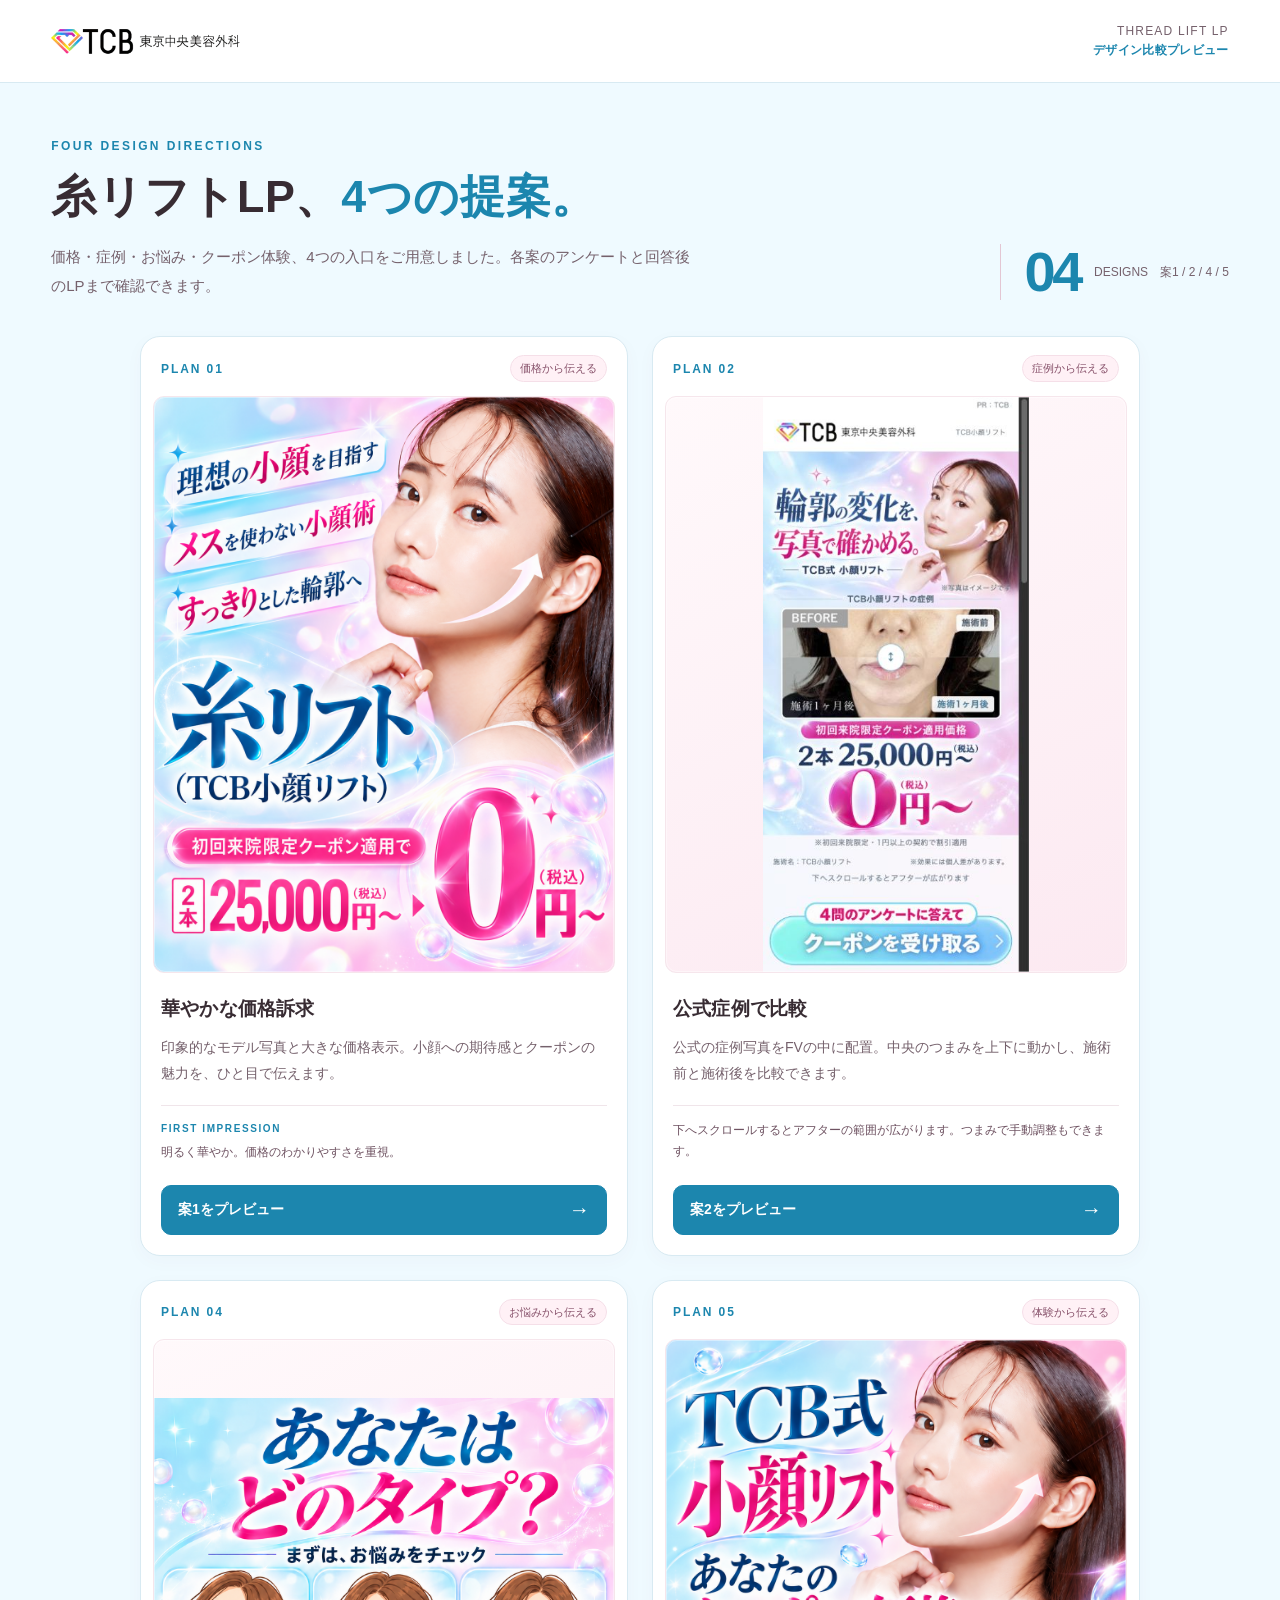
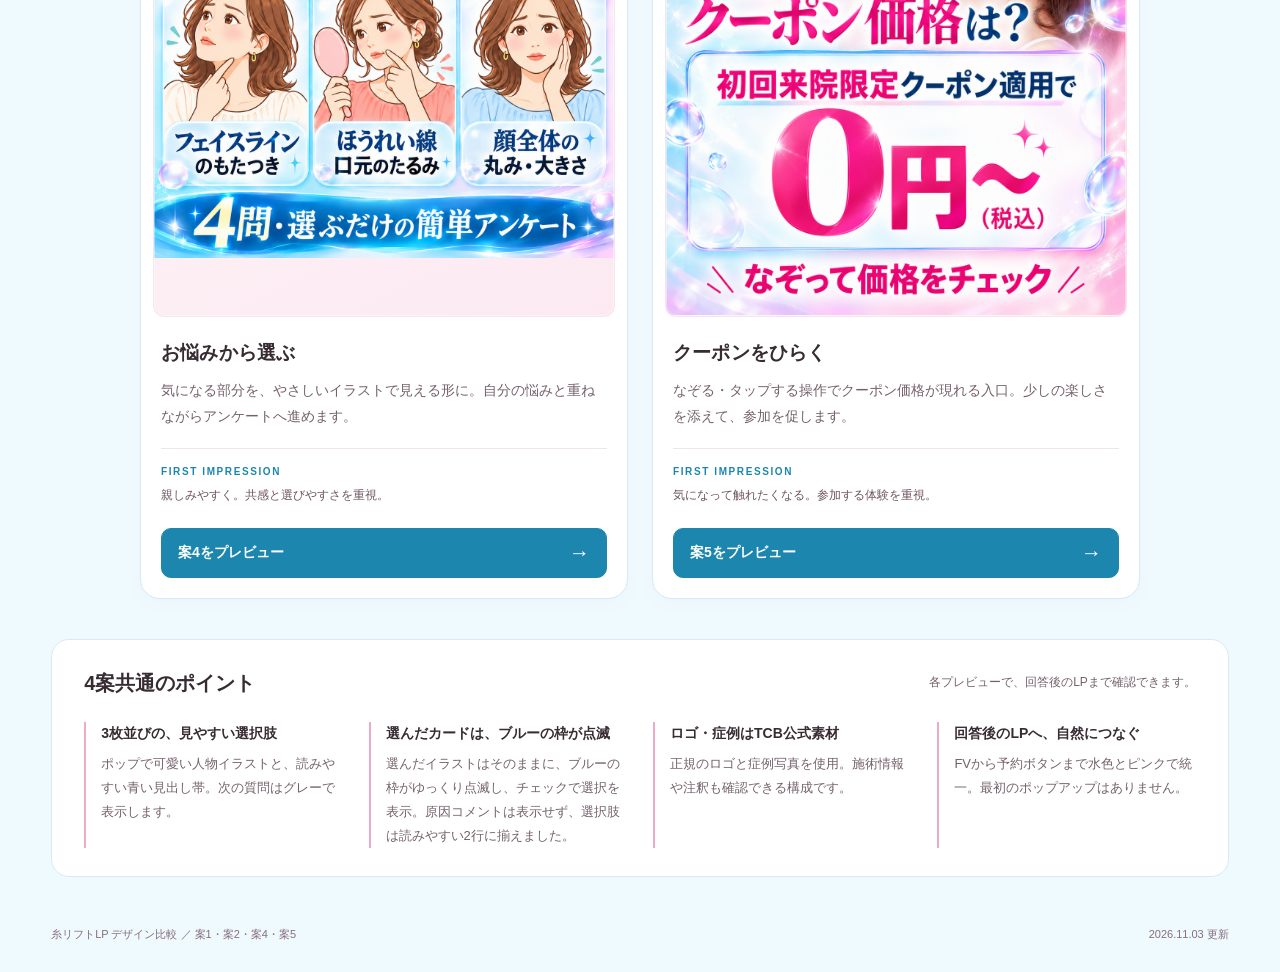
<file: index.html>
<!DOCTYPE html>

<html lang="ja">
<head>
<meta charset="utf-8"/>
<meta content="width=device-width, initial-scale=1" name="viewport"/>
<meta content="TCB小顔リフトLPの案1・案2・案4・案5を比較できます。各案のアンケートと回答後のLPをご覧いただけます。" name="description"/>
<title>糸リフトLP｜4案のプレビュー</title>
<style>
    :root{color-scheme:light;--ink:#382c33;--muted:#75616c;--pink:#1c86ae;--line:#d8eaf2;--paper:#fff;--wash:#effaff}
    *{box-sizing:border-box}html{scroll-behavior:smooth}body{margin:0;background:var(--wash);color:var(--ink);font-family:-apple-system,BlinkMacSystemFont,"Hiragino Kaku Gothic ProN","Yu Gothic",Meiryo,sans-serif;-webkit-font-smoothing:antialiased}a{color:inherit}img{display:block;max-width:100%}.wrap{width:min(1440px,100%);margin-inline:auto;padding-inline:clamp(20px,4vw,64px)}
    .topbar{border-bottom:1px solid var(--line);background:#fff}.topbar .wrap{display:flex;justify-content:space-between;align-items:center;gap:20px;min-height:82px}.brand{width:190px;height:auto}.review-label{font-size:12px;line-height:1.6;letter-spacing:.1em;color:var(--muted);text-align:right}.review-label span{display:block;color:var(--pink);font-weight:700;letter-spacing:.03em}
    .intro{padding-block:56px 36px;display:flex;align-items:flex-end;justify-content:space-between;gap:24px}.eyebrow{margin:0 0 13px;color:var(--pink);font-size:12px;font-weight:700;letter-spacing:.2em}h1{font-size:clamp(29px,3.5vw,48px);line-height:1.35;letter-spacing:.015em;margin:0 0 17px}h1 span{color:var(--pink)}.lead{max-width:650px;margin:0;color:var(--muted);font-size:15px;line-height:1.9}.plan-count{flex:0 0 auto;display:flex;align-items:center;gap:14px;border-left:1px solid #e3c6d3;padding-left:24px;color:var(--pink)}.plan-count strong{font-size:56px;line-height:1;font-weight:600;letter-spacing:-.06em}.plan-count span{font-size:12px;line-height:1.8;color:var(--muted)}
    .grid{display:grid;grid-template-columns:repeat(2,minmax(0,1fr));gap:24px;padding-bottom:40px}.card{background:var(--paper);border:1px solid var(--line);border-radius:20px;overflow:hidden;display:flex;flex-direction:column;box-shadow:0 5px 18px #7b365508;transition:box-shadow .2s,transform .2s}.card:hover{box-shadow:0 12px 30px #7b365514;transform:translateY(-3px)}.card-top{padding:18px 20px 14px;display:flex;align-items:center;justify-content:space-between;gap:8px}.plan-number{font-size:12px;letter-spacing:.16em;color:var(--pink);font-weight:800}.tag{font-size:11px;line-height:1.5;color:#87516a;background:#fff1f6;border:1px solid #f5dfe8;padding:4px 9px;border-radius:20px}.preview{display:block;position:relative;aspect-ratio:4/5;margin:0 12px;overflow:hidden;border:1px solid #f6e6ec;border-radius:11px;background:linear-gradient(155deg,#fff9fb,#fce9f1);text-decoration:none}.preview img{width:100%;height:100%;object-fit:contain}.preview::after{content:"";position:absolute;inset:0;border:1px solid #fff6;border-radius:inherit;pointer-events:none}.card-body{display:flex;flex-direction:column;flex:1;padding:22px 20px 20px}.card h2{font-size:clamp(19px,1.5vw,23px);line-height:1.45;letter-spacing:.01em;margin:0 0 12px}.description{margin:0 0 18px;color:var(--muted);font-size:14px;line-height:1.85;min-height:5.55em}.point{border-top:1px solid #f0e5ea;padding-top:14px;margin:0 0 22px;font-size:12px;line-height:1.75;color:#6f5362}.point b{display:block;color:var(--pink);font-size:10px;letter-spacing:.16em;margin-bottom:4px}.open{display:flex;align-items:center;justify-content:space-between;gap:12px;min-height:50px;margin-top:auto;padding:12px 16px;border:1px solid var(--pink);border-radius:10px;text-decoration:none;background:var(--pink);color:#fff;font-size:14px;font-weight:700;line-height:1.5;transition:background .2s}.open:hover{background:#972151}.open span{font-size:21px;font-weight:400;line-height:1}
    .common{background:#fff;border:1px solid var(--line);border-radius:18px;padding:28px 32px;margin-bottom:48px}.common-heading{display:flex;align-items:center;justify-content:space-between;gap:16px;margin-bottom:24px}.common h2{font-size:20px;margin:0;line-height:1.5}.common-heading p{margin:0;color:var(--muted);font-size:12px}.common-grid{display:grid;grid-template-columns:repeat(4,minmax(0,1fr));gap:26px}.common-item{padding-left:15px;border-left:2px solid #edabc7}.common-item h3{margin:0 0 8px;font-size:14px;line-height:1.6}.common-item p{margin:0;color:var(--muted);font-size:13px;line-height:1.85}.foot{display:flex;justify-content:space-between;gap:15px;padding-bottom:28px;color:#876d79;font-size:11px;line-height:1.7}.foot p{margin:0}a:focus-visible{outline:3px solid #248d9a;outline-offset:4px}
    @media(min-width:1181px){.description{min-height:7.4em}.point{min-height:6.2em}}
    @media(max-width:1180px){.grid{grid-template-columns:repeat(2,minmax(0,1fr));gap:24px}.preview{aspect-ratio:4/5}.card h2{font-size:24px}.description{min-height:3.7em}.point{min-height:4.5em}.card-body{padding:24px}.common-grid{grid-template-columns:repeat(2,minmax(0,1fr));gap:26px 32px}.intro{padding-top:42px}}
    @media(max-width:600px){.topbar .wrap{min-height:69px}.brand{width:155px}.review-label{font-size:10px}.intro{display:block;padding-block:34px 28px}.eyebrow{font-size:10px;margin-bottom:12px}h1{font-size:29px}.lead{font-size:14px}.plan-count{display:none}.grid{grid-template-columns:1fr;gap:24px;padding-bottom:30px}.card{border-radius:17px}.card-top{padding:17px 20px 14px}.preview{aspect-ratio:4/5}.card-body{padding:22px}.card h2{font-size:23px}.description{min-height:0;margin-bottom:16px}.point{min-height:0;margin-bottom:20px}.open{font-size:15px;min-height:53px}.common{padding:24px 20px;margin-bottom:28px}.common-heading{display:block;margin-bottom:24px}.common-heading p{margin-top:7px}.common-grid{grid-template-columns:1fr;gap:23px}.foot{display:block}.foot p+p{margin-top:5px}}
    @media(prefers-reduced-motion:reduce){html{scroll-behavior:auto}.card,.open{transition:none}.card:hover{transform:none}}
  
@media(min-width:1181px){.grid{max-width:1000px;margin-inline:auto}.preview{aspect-ratio:4/5}.description,.point{min-height:0}}
</style>
</head>
<body>
<header class="topbar">
<div class="wrap">
<img alt="TCB 東京中央美容外科" class="brand" height="47" src="assets/tcb-official-logo.webp" width="315"/>
<div class="review-label">THREAD LIFT LP<span>デザイン比較プレビュー</span></div>
</div>
</header>
<main class="wrap">
<section aria-labelledby="page-title" class="intro">
<div>
<p class="eyebrow">FOUR DESIGN DIRECTIONS</p>
<h1 id="page-title">糸リフトLP、<span>4つの提案。</span></h1>
<p class="lead">価格・症例・お悩み・クーポン体験、4つの入口をご用意しました。各案のアンケートと回答後のLPまで確認できます。</p>
</div>
<div aria-hidden="true" class="plan-count"><strong>04</strong><span>DESIGNS　案1 / 2 / 4 / 5</span></div>
</section>
<section aria-label="4案の比較" class="grid">
<article class="card">
<div class="card-top"><span class="plan-number">PLAN 01</span><span class="tag">価格から伝える</span></div>
<a aria-label="案1 華やかな価格訴求のプレビューを開く" class="preview" href="plan1.html"><img alt="水色とピンクの光沢感に、モデル写真と大きな価格を組み合わせた案1" fetchpriority="high" height="1402" src="assets/art-fv-plan1-juno-v1.png" width="1122"/></a>
<div class="card-body"><h2>華やかな価格訴求</h2><p class="description">印象的なモデル写真と大きな価格表示。小顔への期待感とクーポンの魅力を、ひと目で伝えます。</p><p class="point"><b>FIRST IMPRESSION</b>明るく華やか。価格のわかりやすさを重視。</p><a class="open" href="plan1.html">案1をプレビュー<span aria-hidden="true">→</span></a></div>
</article>
<article class="card">
<div class="card-top"><span class="plan-number">PLAN 02</span><span class="tag">症例から伝える</span></div>
<a aria-label="案2 公式症例で比較のプレビューを開く" class="preview" href="plan2.html"><img alt="FV内に手動の症例比較を組み込んだ案2" src="assets/preview-plan2.png"/></a>
<div class="card-body"><h2>公式症例で比較</h2><p class="description">公式の症例写真をFVの中に配置。中央のつまみを上下に動かし、施術前と施術後を比較できます。</p><p class="point">下へスクロールするとアフターの範囲が広がります。つまみで手動調整もできます。</p><a class="open" href="plan2.html">案2をプレビュー<span aria-hidden="true">→</span></a></div>
</article>
<article class="card">
<div class="card-top"><span class="plan-number">PLAN 04</span><span class="tag">お悩みから伝える</span></div>
<a aria-label="案4 お悩みから選ぶのプレビューを開く" class="preview" href="plan4.html"><img alt="あなたはどのタイプ？ お悩みのタイプを人物イラストで伝える案4" height="1254" src="assets/art-fv-plan4-your-type-v2.png" width="1254"/></a>
<div class="card-body"><h2>お悩みから選ぶ</h2><p class="description">気になる部分を、やさしいイラストで見える形に。自分の悩みと重ねながらアンケートへ進めます。</p><p class="point"><b>FIRST IMPRESSION</b>親しみやすく。共感と選びやすさを重視。</p><a class="open" href="plan4.html">案4をプレビュー<span aria-hidden="true">→</span></a></div>
</article><article class="card">
<div class="card-top"><span class="plan-number">PLAN 05</span><span class="tag">体験から伝える</span></div>
<a aria-label="案5 クーポンをひらくのプレビューを開く" class="preview" href="plan5.html"><img alt="クーポンをひらいて価格を確認する案5" height="1402" src="assets/art-fv-plan5-juno-v1.png" width="1122"/></a>
<div class="card-body"><h2>クーポンをひらく</h2><p class="description">なぞる・タップする操作でクーポン価格が現れる入口。少しの楽しさを添えて、参加を促します。</p><p class="point"><b>FIRST IMPRESSION</b>気になって触れたくなる。参加する体験を重視。</p><a class="open" href="plan5.html">案5をプレビュー<span aria-hidden="true">→</span></a></div>
</article></section>
<section aria-labelledby="common-title" class="common">
<div class="common-heading"><h2 id="common-title">4案共通のポイント</h2><p>各プレビューで、回答後のLPまで確認できます。</p></div>
<div class="common-grid">
<div class="common-item"><h3>3枚並びの、見やすい選択肢</h3><p>ポップで可愛い人物イラストと、読みやすい青い見出し帯。次の質問はグレーで表示します。</p></div>
<div class="common-item"><h3>選んだカードは、ブルーの枠が点滅</h3><p>選んだイラストはそのままに、ブルーの枠がゆっくり点滅し、チェックで選択を表示。原因コメントは表示せず、選択肢は読みやすい2行に揃えました。</p></div>
<div class="common-item"><h3>ロゴ・症例はTCB公式素材</h3><p>正規のロゴと症例写真を使用。施術情報や注釈も確認できる構成です。</p></div>
<div class="common-item"><h3>回答後のLPへ、自然につなぐ</h3><p>FVから予約ボタンまで水色とピンクで統一。最初のポップアップはありません。</p></div>
</div>
</section>
<footer class="foot"><p>糸リフトLP デザイン比較 ／ 案1・案2・案4・案5</p><p>2026.11.03 更新</p></footer>
</main>
</body>
</html>
</file>
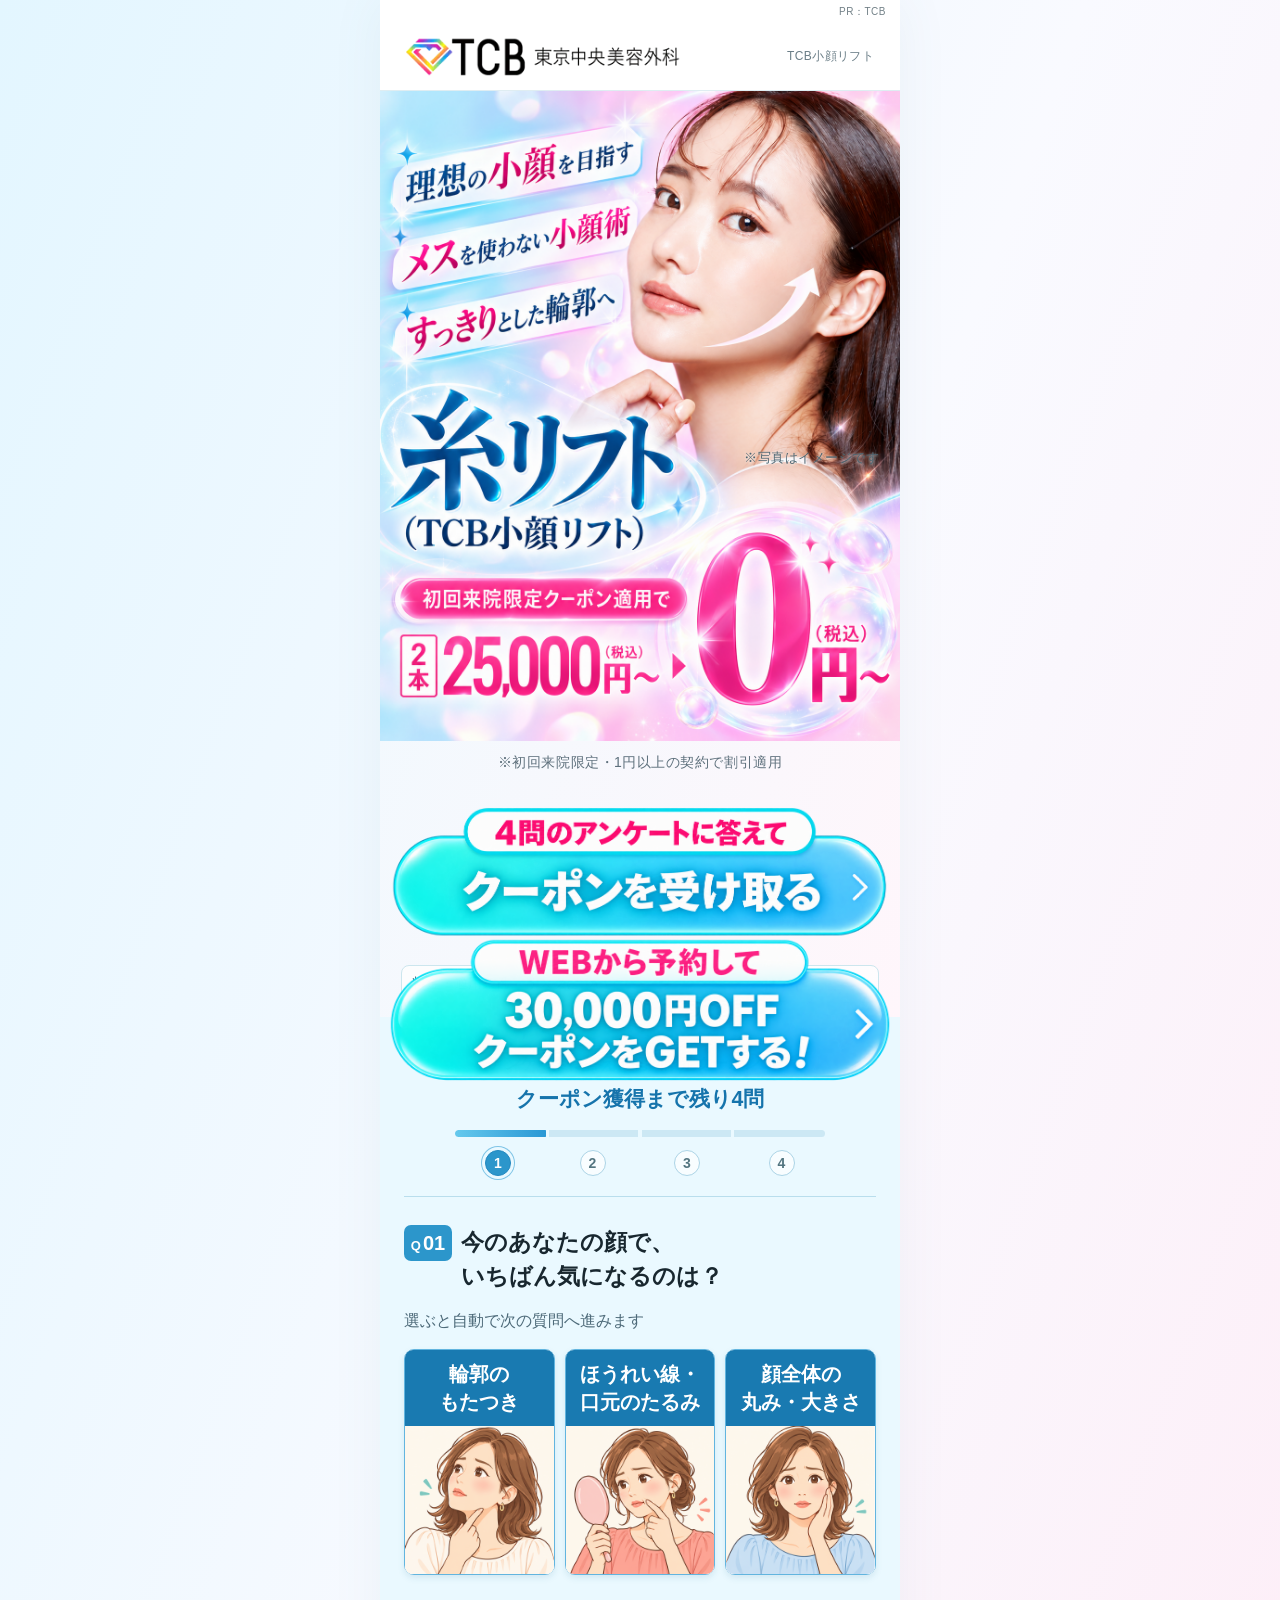
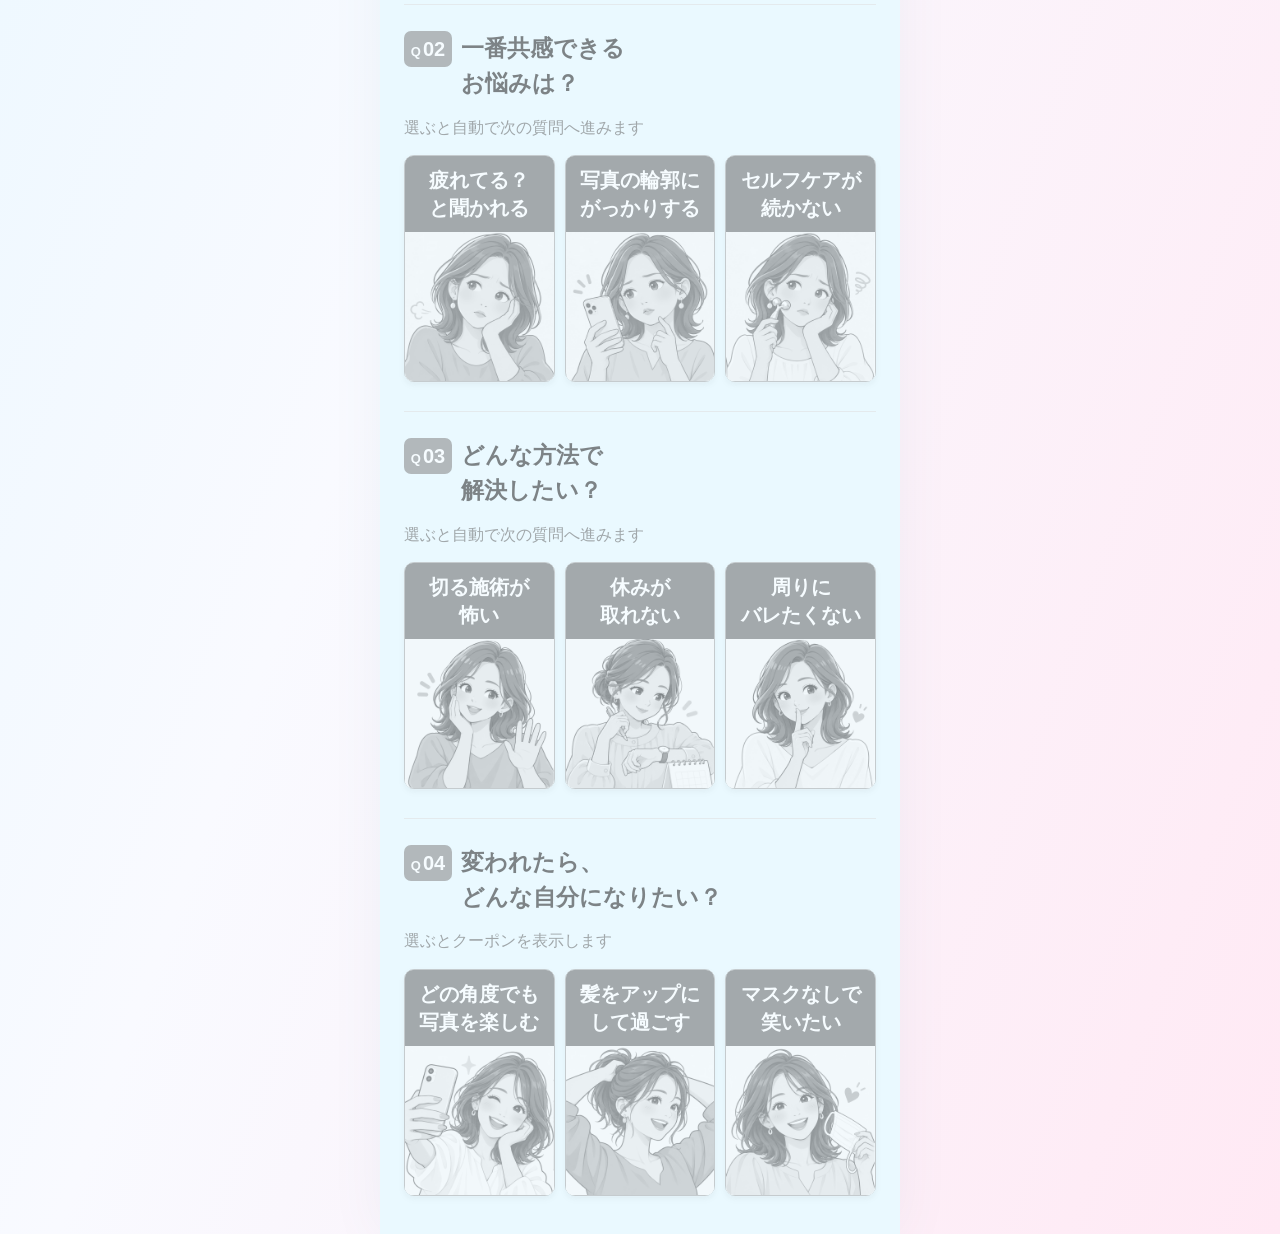
<file: plan1.html>
<!DOCTYPE html>

<html lang="ja">
<head>
<meta charset="utf-8"/>
<meta content="width=device-width, initial-scale=1" name="viewport"/>
<title>案1｜TCB小顔リフト｜画像デザイン版</title>
<meta content="メスを使わない小顔術。タップで回答後、WEB予約限定30,000円OFFクーポン。" name="description"/>
<link href="assets/9e771a79-lp.css" rel="stylesheet"/><link href="assets/85e780d7-ito-body.css" rel="stylesheet"/><link href="assets/d894dd17-tcb-template.css" rel="stylesheet"/><link href="assets/8ef37128-tcb-hero-art.css" rel="stylesheet"/><link href="assets/4cfdd9ff-tcb-progressive.css" rel="stylesheet"/><link href="assets/6c381362-tcb-body-images.css" rel="stylesheet"/><link href="assets/4fcc391f-ito-offer.css" rel="stylesheet"/><link href="assets/9528fad1-ito-dewy.css" rel="stylesheet"/><link href="assets/765aee84-ito-benefit-features.css" rel="stylesheet"/><link href="assets/f555da5e-ito-official-flow.css" rel="stylesheet"/><link href="assets/93b190fc-ito-luna.css" rel="stylesheet"/><link href="assets/4007dec8-ito-review.css" rel="stylesheet"/><link href="assets/fd6b892c-ito-sep25.css" rel="stylesheet"/><link href="assets/6dbf6036-ito-case-prices.css" rel="stylesheet"/><link href="minimal-update.css?v=20261030" rel="stylesheet"/><link href="survey-redesign.css?v=quality20261031" rel="stylesheet"/><link href="image-fv.css?v=quality20261031" rel="stylesheet"/><link href="destination-tone.css?v=quality20261031" rel="stylesheet"/><link href="quality-polish.css?v=footer-mobile20261103" rel="stylesheet"/><link href="original-tone.css?v=20261031" rel="stylesheet"/><link href="juno-art-direction.css?v=cases-stack20261101" rel="stylesheet"/><link href="juno-reference.css?v=auto-next20261103" rel="stylesheet"/><link href="case-comparison.css?v=20261103" rel="stylesheet"/></head>
<body class="theme-ito tcb-template ito-dewy ito-minimal-update" data-plan="1">
<div class="page-wrap">
<p class="ito-pr-label">PR：TCB</p>
<header class="fv tcb-hero ito-survey-hero"><section aria-label="TCB小顔リフトのご案内" class="art-fv art-plan1"><div class="art-fv-brand"><img alt="TCB 東京中央美容外科" height="47" src="assets/tcb-official-logo.webp" width="315"/><span>TCB小顔リフト</span></div><div class="art-fv-visual"><img alt="理想の小顔を目指す。メスを使わない小顔術。糸リフト（TCB小顔リフト）。すっきりとした輪郭へ。初回来院限定クーポン適用で2本25,000円〜（税込）から0円〜（税込）。" class="art-fv-image" fetchpriority="high" height="1402" src="assets/art-fv-plan1-juno-v1.png" width="1122"/><small class="art-image-note">※写真はイメージです</small></div><p class="art-fv-condition">※初回来院限定・1円以上の契約で割引適用</p><a aria-label="4問のアンケートをはじめる" class="art-fv-cta" data-art-start="" href="#diagnosis"><img alt="4問のアンケートに答えて クーポンを受け取る" class="art-start-image" height="724" src="assets/cta-survey-juno-v1.png" width="2172"/></a><details class="art-fv-notes"><summary>料金・適用条件・リスクについて</summary><div>※初回来院限定クーポン適用価格。<br/>※1円以上の契約で割引適用。<br/>※期間限定30,000円OFFクーポン適用価格。<br/>※写真・イラストはイメージです（症例写真を除く）。<br/>通常価格：1本13,800円〜20本239,800円（税込）<br/>施術名：TCB小顔リフト<br/>副作用（リスク）：腫れ・痛み・内出血：1週間程度<br/>まれに起こる副作用（リスク）：違和感・感染症・むくみ・しびれ など<br/>※効果には個人差があります</div></details></section></header>
<main aria-label="4問のお悩みアンケート" class="quiz" data-quiz="" id="diagnosis">
<div class="tcb-progress"><div class="tcb-progress__top"><span>アンケートに答えて初回限定クーポンGET</span><span data-step-label="">クーポン獲得まで残り4問</span></div><div class="tcb-progress__track"><span data-tcb-progress=""></span></div><div class="tcb-progress__numbers"><span data-progress-dot="">1</span><span data-progress-dot="">2</span><span data-progress-dot="">3</span><span data-progress-dot="">4</span></div></div>
<section class="quiz-step" data-answer-key="q1" data-step="">
<span class="tcb-question-number"><span class="survey-q-letter">Q</span><span>01</span></span><h2 class="quiz__q" tabindex="-1"><span class="survey-question-line">今のあなたの顔で、</span><span class="survey-question-line">いちばん気になるのは？</span></h2>
<p class="quiz__hint">選ぶと自動で次の質問へ進みます</p><div class="cards">
<div aria-label="輪郭のもたつき" aria-pressed="false" class="card" data-choice-number="1" data-value="A" role="button" tabindex="0">
<div class="card__inner">
<div class="card__face card__front"><span aria-hidden="true" class="survey-art" style="--art-column:0"><img alt="" class="card__img survey-art-sheet" decoding="async" height="724" loading="eager" src="assets/survey-illustrations-q1-pop-v1.png" width="2172"/></span><div class="card__label"><span class="survey-label-two-line"><span>輪郭の</span><span>もたつき</span></span></div>
</div>
<div aria-hidden="true" class="card__face card__back"><div class="card__answer"><div class="card__eyebrow">原因は…</div>
<div class="card__feedback">皮膚が下がって輪郭がぼやけているのかも</div></div><img alt="笑顔の女性" class="card__smile" decoding="async" height="1448" src="assets/45301c4b-smile-opt.webp" width="1086"/>
</div>
</div>
</div>
<div aria-label="ほうれい線・口元のたるみ" aria-pressed="false" class="card" data-choice-number="2" data-value="B" role="button" tabindex="0">
<div class="card__inner">
<div class="card__face card__front"><span aria-hidden="true" class="survey-art" style="--art-column:1"><img alt="" class="card__img survey-art-sheet" decoding="async" height="724" loading="eager" src="assets/survey-illustrations-q1-pop-v1.png" width="2172"/></span><div class="card__label"><span class="survey-label-two-line"><span>ほうれい線・</span><span>口元のたるみ</span></span></div>
</div>
<div aria-hidden="true" class="card__face card__back"><div class="card__answer"><div class="card__eyebrow">原因は…</div>
<div class="card__feedback">肌を支える組織がゆるんできたのかも</div></div><img alt="笑顔の女性" class="card__smile" decoding="async" height="1448" src="assets/45301c4b-smile-opt.webp" width="1086"/>
</div>
</div>
</div>
<div aria-label="顔全体の丸み・大きさ" aria-pressed="false" class="card" data-choice-number="3" data-value="C" role="button" tabindex="0">
<div class="card__inner">
<div class="card__face card__front"><span aria-hidden="true" class="survey-art" style="--art-column:2"><img alt="" class="card__img survey-art-sheet" decoding="async" height="724" loading="eager" src="assets/survey-illustrations-q1-pop-v1.png" width="2172"/></span><div class="card__label"><span class="survey-label-two-line"><span>顔全体の</span><span>丸み・大きさ</span></span></div>
</div>
<div aria-hidden="true" class="card__face card__back"><div class="card__answer"><div class="card__eyebrow">原因は…</div>
<div class="card__feedback">脂肪の“位置”が下がっているのかも</div></div><img alt="笑顔の女性" class="card__smile" decoding="async" height="1448" src="assets/45301c4b-smile-opt.webp" width="1086"/>
</div>
</div>
</div>
</div>
<button class="btn-next" data-next="" disabled="" type="button">次へ進む<span aria-hidden="true"> ↓</span></button>
</section>
<section class="quiz-step" data-answer-key="q2" data-step="">
<span class="tcb-question-number"><span class="survey-q-letter">Q</span><span>02</span></span><h2 class="quiz__q" tabindex="-1"><span class="survey-question-line">一番共感できる</span><span class="survey-question-line">お悩みは？</span></h2>
<p class="quiz__hint">選ぶと自動で次の質問へ進みます</p><div class="cards">
<div aria-label="疲れてる？と聞かれる" aria-pressed="false" class="card" data-choice-number="1" data-value="A" role="button" tabindex="0">
<div class="card__inner">
<div class="card__face card__front"><span aria-hidden="true" class="survey-art" style="--art-column:0"><img alt="" class="card__img survey-art-sheet" decoding="async" height="724" loading="lazy" src="assets/survey-illustrations-q2-pop-v1.png" width="2172"/></span>
<div class="card__label"><span class="survey-label-two-line"><span>疲れてる？</span><span>と聞かれる</span></span></div>
</div>
<div aria-hidden="true" class="card__face card__back">
<img alt="笑顔の女性" class="card__smile" decoding="async" height="1448" src="assets/45301c4b-smile-opt.webp" width="1086"/>
<div class="card__answer"><div class="card__eyebrow">原因は…</div>
<div class="card__feedback">たるみが“疲れ顔”に見せているのかも</div></div>
</div>
</div>
</div>
<div aria-label="写真の輪郭にがっかりする" aria-pressed="false" class="card" data-choice-number="2" data-value="B" role="button" tabindex="0">
<div class="card__inner">
<div class="card__face card__front"><span aria-hidden="true" class="survey-art" style="--art-column:1"><img alt="" class="card__img survey-art-sheet" decoding="async" height="724" loading="lazy" src="assets/survey-illustrations-q2-pop-v1.png" width="2172"/></span>
<div class="card__label"><span class="survey-label-two-line"><span>写真の輪郭に</span><span>がっかりする</span></span></div>
</div>
<div aria-hidden="true" class="card__face card__back">
<img alt="笑顔の女性" class="card__smile" decoding="async" height="1448" src="assets/45301c4b-smile-opt.webp" width="1086"/>
<div class="card__answer"><div class="card__eyebrow">原因は…</div>
<div class="card__feedback">角度じゃなくて“輪郭”の問題かも</div></div>
</div>
</div>
</div>
<div aria-label="セルフケアが続かない" aria-pressed="false" class="card" data-choice-number="3" data-value="C" role="button" tabindex="0">
<div class="card__inner">
<div class="card__face card__front"><span aria-hidden="true" class="survey-art" style="--art-column:2"><img alt="" class="card__img survey-art-sheet" decoding="async" height="724" loading="lazy" src="assets/survey-illustrations-q2-pop-v1.png" width="2172"/></span>
<div class="card__label"><span class="survey-label-two-line"><span>セルフケアが</span><span>続かない</span></span></div>
</div>
<div aria-hidden="true" class="card__face card__back">
<img alt="笑顔の女性" class="card__smile" decoding="async" height="1448" src="assets/45301c4b-smile-opt.webp" width="1086"/>
<div class="card__answer"><div class="card__eyebrow">原因は…</div>
<div class="card__feedback">セルフケアでは届かない層かも</div></div>
</div>
</div>
</div>
</div>
<button class="btn-next" data-next="" disabled="" type="button">次へ進む<span aria-hidden="true"> ↓</span></button>
<button class="btn-prev" data-prev="" type="button">←1つ前の画面へ</button>
</section>
<section class="quiz-step" data-answer-key="q3" data-step="">
<span class="tcb-question-number"><span class="survey-q-letter">Q</span><span>03</span></span><h2 class="quiz__q" tabindex="-1"><span class="survey-question-line">どんな方法で</span><span class="survey-question-line">解決したい？</span></h2>
<p class="quiz__hint">選ぶと自動で次の質問へ進みます</p><div class="cards">
<div aria-label="切る施術が怖い" aria-pressed="false" class="card" data-choice-number="1" data-value="A" role="button" tabindex="0">
<div class="card__inner">
<div class="card__face card__front"><span aria-hidden="true" class="survey-art" style="--art-column:0"><img alt="" class="card__img survey-art-sheet" decoding="async" height="724" loading="lazy" src="assets/survey-illustrations-q3-pop-v1.png" width="2172"/></span>
<div class="card__label"><span class="survey-label-two-line"><span>切る施術が</span><span>怖い</span></span></div>
</div>
<div aria-hidden="true" class="card__face card__back">
<img alt="笑顔の女性" class="card__smile" decoding="async" height="1448" src="assets/45301c4b-smile-opt.webp" width="1086"/>
<div class="card__answer"><div class="card__eyebrow">TCB式なら…</div>
<div class="card__feedback">メスを使わず、糸を入れて引き上げるだけ</div></div>
</div>
</div>
</div>
<div aria-label="休みが取れない" aria-pressed="false" class="card" data-choice-number="2" data-value="B" role="button" tabindex="0">
<div class="card__inner">
<div class="card__face card__front"><span aria-hidden="true" class="survey-art" style="--art-column:1"><img alt="" class="card__img survey-art-sheet" decoding="async" height="724" loading="lazy" src="assets/survey-illustrations-q3-pop-v1.png" width="2172"/></span>
<div class="card__label"><span class="survey-label-two-line"><span>休みが</span><span>取れない</span></span></div>
</div>
<div aria-hidden="true" class="card__face card__back">
<img alt="笑顔の女性" class="card__smile" decoding="async" height="1448" src="assets/45301c4b-smile-opt.webp" width="1086"/>
<div class="card__answer"><div class="card__eyebrow">TCB式なら…</div>
<div class="card__feedback">最短20分・腫れも最小限だから休まなくていい</div></div><small class="ito-note-outside">※個人差があります</small>
</div>
</div>
</div>
<div aria-label="周りにバレたくない" aria-pressed="false" class="card" data-choice-number="3" data-value="C" role="button" tabindex="0">
<div class="card__inner">
<div class="card__face card__front"><span aria-hidden="true" class="survey-art" style="--art-column:2"><img alt="" class="card__img survey-art-sheet" decoding="async" height="724" loading="lazy" src="assets/survey-illustrations-q3-pop-v1.png" width="2172"/></span>
<div class="card__label"><span class="survey-label-two-line"><span>周りに</span><span>バレたくない</span></span></div>
</div>
<div aria-hidden="true" class="card__face card__back">
<img alt="笑顔の女性" class="card__smile" decoding="async" height="1448" src="assets/45301c4b-smile-opt.webp" width="1086"/>
<div class="card__answer"><div class="card__eyebrow">TCB式なら…</div>
<div class="card__feedback">やった感が出にくい</div></div>
</div>
</div>
</div>
</div>
<button class="btn-next" data-next="" disabled="" type="button">次へ進む<span aria-hidden="true"> ↓</span></button>
<button class="btn-prev" data-prev="" type="button">←1つ前の画面へ</button>
</section>
<section class="quiz-step" data-answer-key="q4" data-step="">
<span class="tcb-question-number"><span class="survey-q-letter">Q</span><span>04</span></span><h2 class="quiz__q" tabindex="-1"><span class="survey-question-line">変われたら、</span><span class="survey-question-line">どんな自分になりたい？</span></h2>
<p class="quiz__hint">選ぶとクーポンを表示します</p><div class="cards">
<div aria-label="どの角度でも写真を楽しむ" aria-pressed="false" class="card" data-choice-number="1" data-value="A" role="button" tabindex="0">
<div class="card__inner">
<div class="card__face card__front"><span aria-hidden="true" class="survey-art" style="--art-column:0"><img alt="" class="card__img survey-art-sheet" decoding="async" height="724" loading="lazy" src="assets/survey-illustrations-q4-pop-v1.png" width="2172"/></span><div class="card__label"><span class="survey-label-two-line"><span>どの角度でも</span><span>写真を楽しむ</span></span></div>
</div>
<div aria-hidden="true" class="card__face card__back">
<img alt="笑顔の女性" class="card__smile" decoding="async" height="1448" src="assets/45301c4b-smile-opt.webp" width="1086"/>
<div class="card__answer">
<div class="card__feedback">切らない小顔リフトで理想の輪郭を目指せる♡</div></div>
</div>
</div>
</div>
<div aria-label="髪をアップにして過ごす" aria-pressed="false" class="card" data-choice-number="2" data-value="B" role="button" tabindex="0">
<div class="card__inner">
<div class="card__face card__front"><span aria-hidden="true" class="survey-art" style="--art-column:1"><img alt="" class="card__img survey-art-sheet" decoding="async" height="724" loading="lazy" src="assets/survey-illustrations-q4-pop-v1.png" width="2172"/></span><div class="card__label"><span class="survey-label-two-line"><span>髪をアップに</span><span>して過ごす</span></span></div>
</div>
<div aria-hidden="true" class="card__face card__back">
<img alt="笑顔の女性" class="card__smile" decoding="async" height="1448" src="assets/45301c4b-smile-opt.webp" width="1086"/>
<div class="card__answer">
<div class="card__feedback">切らない小顔リフトで理想の輪郭を目指せる♡</div></div>
</div>
</div>
</div>
<div aria-label="マスクなしで笑いたい" aria-pressed="false" class="card" data-choice-number="3" data-value="C" role="button" tabindex="0">
<div class="card__inner">
<div class="card__face card__front"><span aria-hidden="true" class="survey-art" style="--art-column:2"><img alt="" class="card__img survey-art-sheet" decoding="async" height="724" loading="lazy" src="assets/survey-illustrations-q4-pop-v1.png" width="2172"/></span><div class="card__label"><span class="survey-label-two-line"><span>マスクなしで</span><span>笑いたい</span></span></div>
</div>
<div aria-hidden="true" class="card__face card__back">
<img alt="笑顔の女性" class="card__smile" decoding="async" height="1448" src="assets/45301c4b-smile-opt.webp" width="1086"/>
<div class="card__answer">
<div class="card__feedback">切らない小顔リフトで理想の輪郭を目指せる♡</div></div>
</div>
</div>
</div>
</div>
<button class="btn-next" data-next="" disabled="" type="button">クーポンを確認する<span aria-hidden="true"> ↓</span></button>
<button class="btn-prev" data-prev="" type="button">←1つ前の画面へ</button>
</section>
</main>
<div class="content body-redesign" data-content="" tabindex="-1"><section class="ito-body-fv"><div class="ito-body-fv-crop"><img alt="TCB小顔リフト。2025年度来院数100万人以上。2本25,000円〜が期間限定30,000円OFFクーポン適用で0円〜（税込）。" height="1030" loading="lazy" src="assets/1e3d9953-official-fv.webp" width="750"/><img alt="" aria-hidden="true" class="ito-tax-removal-patch" height="1470" loading="lazy" src="assets/779ba99c-official-fv-tax-removed.webp" width="1070"/></div><a aria-label="WEBから予約して30,000円OFFクーポンをGETする（無料カウンセリング予約）" class="ito-coupon-image-cta" href="https://t-c-b-biyougeka.com/threadlift_young_meta_c#reserve" rel="noopener" target="_blank"><img alt="WEBから予約して 30,000円OFFクーポンをGETする！" height="724" src="assets/cta-reservation-juno-v1.png" width="2172"/></a><details class="ito-update-notes"><summary>注釈・適用条件を確認する</summary><p class="ito-fv-inline-conditions">※初回来院限定クーポン適用価格　※1円以上の契約で割引適用　※画像はイメージです　※個人差があります</p><p class="ito-coupon-note ito-visits-footnote">※2025/1/1〜2025/12/31来院数</p><p class="ito-coupon-note">施術名：TCB小顔リフト｜通常価格：1本13,800円〜20本239,800円（税込）<br/>副作用（リスク）：腫れ・痛み・内出血：1週間程度<br/>まれに起こる副作用（リスク）：違和感・感染症・むくみ・しびれ など<br/>※効果には個人差があります</p></details></section>
<section class="section luna-generated-section" data-body-section="8" id="lift-reasons"><span id="daily-benefits"></span><img alt="" class="luna-generated-art" data-luna-reveal="" height="2950" loading="lazy" src="assets/835ac70d-benefits-final-20260930.png" width="1080"/><div class="luna-readable-copy">TCBの糸リフト。輪郭が変わると、毎日がちょっと変わる！ 01 写る角度より、笑顔を楽しみたい。写真のたびに、角度を探していませんか？ 正面も横顔も。あなたらしさを大切に、理想のフェイスラインを目指せる！ 02 輪郭を気にする朝から、自分を楽しむ朝へ。毎朝、鏡の前で輪郭チェック… フェイスラインの悩みを相談して、自分に合ったケアを見つけるきっかけに。03 隠すためより、好きなメイクを。シェーディングに頼りすぎていませんか？ 輪郭だけにとらわれず、リップやアイメイクを楽しめる私を目指して。※写真はイメージです。効果には個人差があります。</div></section>
<section class="section ito-vivid-cases ito-cases-stacked" data-body-section="10" id="case-gallery">
<h2 class="ito-case-image-title"><img alt="実際の症例をご覧ください" height="724" loading="lazy" src="assets/bdc98d06-case-title.webp" width="2172"/></h2><p class="ito-case-hint">3つの症例をご紹介</p>
<div aria-label="症例写真3件" class="cases cases--stacked" role="region">
<article class="case"><div class="case-number"><span>CASE 01</span><span class="ito-case-comparison">左：施術前 / 右：施術1ヶ月後</span></div><div class="case-ba" role="group" aria-label="左：施術前、右：施術1ヶ月後" style="--case-photo-width:600"><div class="case-ba__panel case-ba__panel--before"><span class="case-ba__label">施術前</span><div class="case-ba__photo"><img class="case-ba__image" src="assets/official-case05.webp" alt="TCB公式のTCB小顔リフト症例・施術前" width="600" height="600" loading="lazy" decoding="async"/></div></div><div class="case-ba__panel case-ba__panel--after"><span class="case-ba__label">施術1ヶ月後</span><div class="case-ba__photo"><img class="case-ba__image" src="assets/official-case05.webp" alt="TCB公式のTCB小顔リフト症例・施術1ヶ月後" width="600" height="600" loading="lazy" decoding="async"/></div></div></div><details class="ito-update-notes"><summary>施術・料金・適用条件の注釈を確認する</summary><div class="case__body"><strong class="ito-case-treatment">施術名：TCB小顔リフト</strong><br/>通常価格：1本13,800円〜20本239,800円（税込）<br/>※症例ごとの施術本数・実際の費用は公式ページに記載されていません。<br/>副作用（リスク）：腫れ・痛み・内出血：1週間程度<br/>まれに起こる副作用（リスク）：違和感・感染症・むくみ・しびれ など<br/>※効果には個人差があります。<br/><a href="https://tcb-beauty.net/menu/facelift_tarumi_04" rel="noopener" target="_blank">TCB公式サイトの症例</a></div></details></article><article class="case"><div class="case-number"><span>CASE 02</span><span class="ito-case-comparison">左：施術前 / 右：施術1ヶ月後</span></div><div class="case-ba" role="group" aria-label="左：施術前、右：施術1ヶ月後" style="--case-photo-width:600"><div class="case-ba__panel case-ba__panel--before"><span class="case-ba__label">施術前</span><div class="case-ba__photo"><img class="case-ba__image" src="assets/official-case01.webp" alt="TCB公式のTCB小顔リフト症例・施術前" width="600" height="600" loading="lazy" decoding="async"/></div></div><div class="case-ba__panel case-ba__panel--after"><span class="case-ba__label">施術1ヶ月後</span><div class="case-ba__photo"><img class="case-ba__image" src="assets/official-case01.webp" alt="TCB公式のTCB小顔リフト症例・施術1ヶ月後" width="600" height="600" loading="lazy" decoding="async"/></div></div></div><details class="ito-update-notes"><summary>施術・料金・適用条件の注釈を確認する</summary><div class="case__body"><strong class="ito-case-treatment">施術名：TCB小顔リフト</strong><br/>通常価格：1本13,800円〜20本239,800円（税込）<br/>※症例ごとの施術本数・実際の費用は公式ページに記載されていません。<br/>副作用（リスク）：腫れ・痛み・内出血：1週間程度<br/>まれに起こる副作用（リスク）：違和感・感染症・むくみ・しびれ など<br/>※効果には個人差があります。<br/><a href="https://tcb-beauty.net/menu/facelift_tarumi_04" rel="noopener" target="_blank">TCB公式サイトの症例</a></div></details></article><article class="case"><div class="case-number"><span>CASE 03</span><span class="ito-case-comparison">左：施術前 / 右：施術後</span></div><div class="case-ba" role="group" aria-label="左：施術前、右：施術後" style="--case-photo-width:623"><div class="case-ba__panel case-ba__panel--before"><span class="case-ba__label">施術前</span><div class="case-ba__photo"><img class="case-ba__image" src="assets/official-case06.webp" alt="TCB公式のTCB小顔リフト症例・施術前" width="623" height="600" loading="lazy" decoding="async"/></div></div><div class="case-ba__panel case-ba__panel--after"><span class="case-ba__label">施術後</span><div class="case-ba__photo"><img class="case-ba__image" src="assets/official-case06.webp" alt="TCB公式のTCB小顔リフト症例・施術後" width="623" height="600" loading="lazy" decoding="async"/></div></div></div><details class="ito-update-notes"><summary>施術・料金・適用条件の注釈を確認する</summary><div class="case__body"><strong class="ito-case-treatment">施術名：TCB小顔リフト</strong><br/>通常価格：1本13,800円〜20本239,800円（税込）<br/>※症例ごとの施術本数・実際の費用は公式ページに記載されていません。<br/>副作用（リスク）：腫れ・痛み・内出血：1週間程度<br/>まれに起こる副作用（リスク）：違和感・感染症・むくみ・しびれ など<br/>※効果には個人差があります。<br/><a href="https://tcb-beauty.net/menu/facelift_tarumi_04" rel="noopener" target="_blank">TCB公式サイトの症例</a></div></details></article>
</div>
</section>
<section class="section ito-offer" data-body-section="12" id="offer"><img alt="赤字覚悟の特別キャンペーン。TCB式小顔リフト。通常価格2本25,000円（税込）、クーポン適用価格0円〜。※初回来院限定クーポン適用価格。※1円以上の契約で割引適用。期間限定キャンペーン、通常25,000円OFFのところ30,000円OFF。" class="ito-designed-art" height="1300" loading="lazy" src="assets/156a8d92-offer-conditions-sep25.webp" width="1210"/><a aria-label="WEBから予約して30,000円OFFクーポンをGETする（無料カウンセリング予約）" class="ito-coupon-image-cta" href="https://t-c-b-biyougeka.com/threadlift_young_meta_c#reserve" rel="noopener" target="_blank"><img alt="WEBから予約して 30,000円OFFクーポンをGETする！" height="724" src="assets/cta-reservation-juno-v1.png" width="2172"/></a><div class="ito-coupon-conditions" role="note" aria-label="クーポンの適用条件"><p class="ito-coupon-note">※初回来院限定クーポン適用価格<br/>※1円以上の契約で割引適用<br/>※カウンセリングは無料です。当日の施術は必須ではありません。</p></div></section>
<section aria-labelledby="ito-flow-title" class="section ito-official-flow" data-body-section="14"><div class="ito-flow-heading"><h2 id="ito-flow-title">予約から施術までの流れ</h2><img alt="FLOW" height="31" loading="lazy" src="assets/9ba34cd6-white__ttl_en.webp" width="750"/></div><div class="ito-flow-carousel" data-flow-carousel=""><div class="ito-flow-stage"><ul aria-label="予約から施術までの流れ、左右にスワイプ" class="ito-flow-track" data-flow-track="" tabindex="0"><li aria-label="1 / 7" aria-roledescription="スライド" class="ito-flow-slide" role="group"><div class="flow__slider_frame">
<div class="flow__slider_img">
<img alt="RESERVATION" height="329" loading="lazy" src="assets/0165a175-white_step01_img.webp" width="570"/>
</div>
<h3>カウンセリング予約</h3>
<p>
<span>カウンセリングはすべて無料</span>で行っておりますので、お気軽にご利用いただけます。ご予約は<span>Web予約・LINE予約</span>にて、簡単に行うことができます。「施術をするかわからないけど、カウンセリングだけでも受けてみたい」という方も、無料ですので気兼ねなくご連絡ください。
                </p>
</div></li><li aria-label="2 / 7" aria-roledescription="スライド" class="ito-flow-slide" role="group"><div class="flow__slider_frame">
<div class="flow__slider_img">
<img alt="COUNSELING" height="329" loading="lazy" src="assets/473e34c8-white_step02_img01.webp" width="570"/>
</div>
<h3>美容カウンセラーとの<br/>カウンセリング</h3>
<p>
                    ご来院当日、受付を済ませた後、<span>専任の美容カウンセラーによるカウンセリング</span>を受けていただきます。患者様の現状のお悩みから、施術に対する不安や疑問点など、<span>気になることは何でもご相談ください。</span>
</p>
</div></li><li aria-label="3 / 7" aria-roledescription="スライド" class="ito-flow-slide" role="group"><div class="flow__slider_frame">
<div class="flow__slider_img">
<img alt="COUNSELING" height="329" loading="lazy" src="assets/afff5f2e-step02_img02.webp" width="570"/>
</div>
<p>
                    また、ドクターに質問しにくいことなども、美容カウンセラーが承ります。<br/>
<br/>
                    グレードの詳細や料金のお支払方法など、具体的な内容も美容カウンセラーよりお話しさせていただきます。
                </p>
</div></li><li aria-label="4 / 7" aria-roledescription="スライド" class="ito-flow-slide" role="group"><div class="flow__slider_frame">
<div class="flow__slider_img">
<img alt="PRIMARY DOCTOR" height="329" loading="lazy" src="assets/f72ea7fc-white_step03_img01.webp" width="570"/>
</div>
<h3>担当ドクターとの<br/>カウンセリング<br/>（シミュレーションを含む）</h3>
<p>
                    シミュレーションから施術まで、<span>担当ドクターが一貫して行います。</span>美容カウンセラーにお伝えし忘れたことなどありましたら、担当ドクターにご相談ください。ご自身がなりたい理想のイメージをお伝えください。
                </p>
</div></li><li aria-label="5 / 7" aria-roledescription="スライド" class="ito-flow-slide" role="group"><div class="flow__slider_frame">
<div class="flow__slider_img">
<img alt="PRIMARY DOCTOR" height="329" loading="lazy" src="assets/74f90854-step03_img02.webp" width="570"/>
</div>
<p>
                    シミュレーションを通してイメージの共有を行い、患者様の理想の形にするために、現在の形状やご予算を踏まえて、<span>一人一人に合ったプランをご提案いたします。</span>シミュレーションの結果は、ご自身のスマホなどで撮影したものを持ち帰り、ゆっくり検討いただくことができます。<span>何度でもシミュレーションは可能</span>ですので、ご納得いただけるまで受けていただいて構いません
                </p>
</div></li><li aria-label="6 / 7" aria-roledescription="スライド" class="ito-flow-slide" role="group"><div class="flow__slider_frame">
<div class="flow__slider_img">
<img alt="CONTRACT" height="329" loading="lazy" src="assets/8e0e0324-white_step04_img.webp" width="570"/>
</div>
<h3>ご契約</h3>
<p>
                    じっくりお考えいただき、施術プランやダウンタイム、施術におけるリスクなど、<span>ご納得いただけましたらご契約</span>となります。空き状況によって、<span>カウンセリングの当日に施術を受けていただくことができます</span>ので、ご希望の際はお伝えください。後日、施術を受けられる場合は、ご都合の良い日程でご予約いただく流れとなります。
                </p>
</div></li><li aria-label="7 / 7" aria-roledescription="スライド" class="ito-flow-slide" role="group"><div class="flow__slider_frame">
<div class="flow__slider_img">
<img alt="AFTER CARE" height="329" loading="lazy" src="assets/cc4dc39e-step-after_care_img.webp" width="570"/>
</div>
<h3>術後のアフターケア</h3>
<p>
                    施術後、<span>今後の経過やケアの方法などをお伝えいたします。</span>また、経過観察として後日ご来院いただく場合があります。
                </p>
</div></li></ul><button aria-label="前のSTEPへ" class="ito-flow-arrow ito-flow-prev" data-flow-prev="" disabled="" type="button"></button><button aria-label="次のSTEPへ" class="ito-flow-arrow ito-flow-next" data-flow-next="" type="button"></button></div><div aria-label="STEPのページ送り" class="ito-flow-dots"><button aria-current="true" aria-label="1枚目のSTEPを表示" data-flow-dot="0" type="button"></button><button aria-current="false" aria-label="2枚目のSTEPを表示" data-flow-dot="1" type="button"></button><button aria-current="false" aria-label="3枚目のSTEPを表示" data-flow-dot="2" type="button"></button><button aria-current="false" aria-label="4枚目のSTEPを表示" data-flow-dot="3" type="button"></button><button aria-current="false" aria-label="5枚目のSTEPを表示" data-flow-dot="4" type="button"></button><button aria-current="false" aria-label="6枚目のSTEPを表示" data-flow-dot="5" type="button"></button><button aria-current="false" aria-label="7枚目のSTEPを表示" data-flow-dot="6" type="button"></button></div></div></section><section aria-labelledby="final-reservation-title" class="ito-final-reservation"><p class="ito-final-eyebrow">まずは、無料カウンセリングから</p><h2 id="final-reservation-title">あなたに合う小顔ケアを、<br/>一緒に考えませんか。</h2><a aria-label="WEBから予約して30,000円OFFクーポンをGETする（無料カウンセリング予約）" class="ito-coupon-image-cta" href="https://t-c-b-biyougeka.com/threadlift_young_meta_c#reserve" rel="noopener" target="_blank"><img alt="WEBから予約して 30,000円OFFクーポンをGETする！" height="724" src="assets/cta-reservation-juno-v1.png" width="2172"/></a><p class="ito-final-note">カウンセリングは無料です。当日の施術は必須ではありません。</p><div class="ito-coupon-conditions" role="note" aria-label="クーポンの適用条件"><p class="ito-coupon-note">※初回来院限定クーポン適用価格<br/>※1円以上の契約で割引適用<br/>※カウンセリングは無料です。当日の施術は必須ではありません。</p></div></section>
</div>
<details class="ito-update-notes"><summary>施術・料金・適用条件の注釈を確認する</summary><section class="legal" data-body-section="17">施術名：TCB小顔リフト<br/>施術内容：たるんだ皮膚を糸で引き上げてリフトアップし、しわを改善する施術です。<br/>副作用（リスク）：腫れ・痛み・内出血：1週間程度<br/>まれに起こる副作用（リスク）：違和感・感染症・むくみ・しびれ など<br/>※効果には個人差があります<br/>※本数は医師の診察で決定します。診断結果は医学的な診断ではありません。
      </section></details>
<footer class="page-footer"><div class="tcb-footer-brand"><img alt="TCB 東京中央美容外科" class="page-footer__logo" loading="lazy" src="assets/tcb-official-logo.webp"/></div><a class="ito-footer-company-link" href="https://enter-key.co.jp/company?squadbeyond_uid=3cf58f2e-cf1a-4b47-a1f3-5f6f148b6cc2&amp;sb_article_uid=qfKDOyYJJNjdngxaRUbGA" rel="noopener" target="_blank">運営会社</a></footer>
</div>
<script src="assets/b6401442-ito-survey.js?v=auto-next20261103"></script>
<noscript><p class="no-script">診断にはJavaScriptが必要です。ブラウザの設定で有効にしてください。</p></noscript>
<script src="assets/d0a99d02-tcb-case-autoplay.js?v=cases-stack20261101"></script>
<script src="assets/f33a07ea-tcb-template.js"></script><script src="assets/15a8c400-ito-official-flow.js"></script><div class="sticky-cta" data-sticky-cta=""><a aria-label="WEBから予約して30,000円OFFクーポンをGETする（無料カウンセリング予約）" class="btn-cta ito-sparkle-cta ito-image-cta" href="https://t-c-b-biyougeka.com/threadlift_young_meta_c#reserve" rel="noopener" target="_blank"><img alt="WEBから予約して 30,000円OFFクーポンをGETする！" height="724" src="assets/cta-reservation-juno-v1.png" width="2172"/></a></div>
<script src="assets/0c0a649d-ito-benefit-motion.js"></script>
<script src="survey-redesign.js?v=two-line20261101"></script><script src="image-fv.js?v=juno20261031"></script><script src="quality-polish.js?v=footer-mobile20261103"></script><script src="juno-reference.js?v=20261031"></script></body>
</html>
</file>
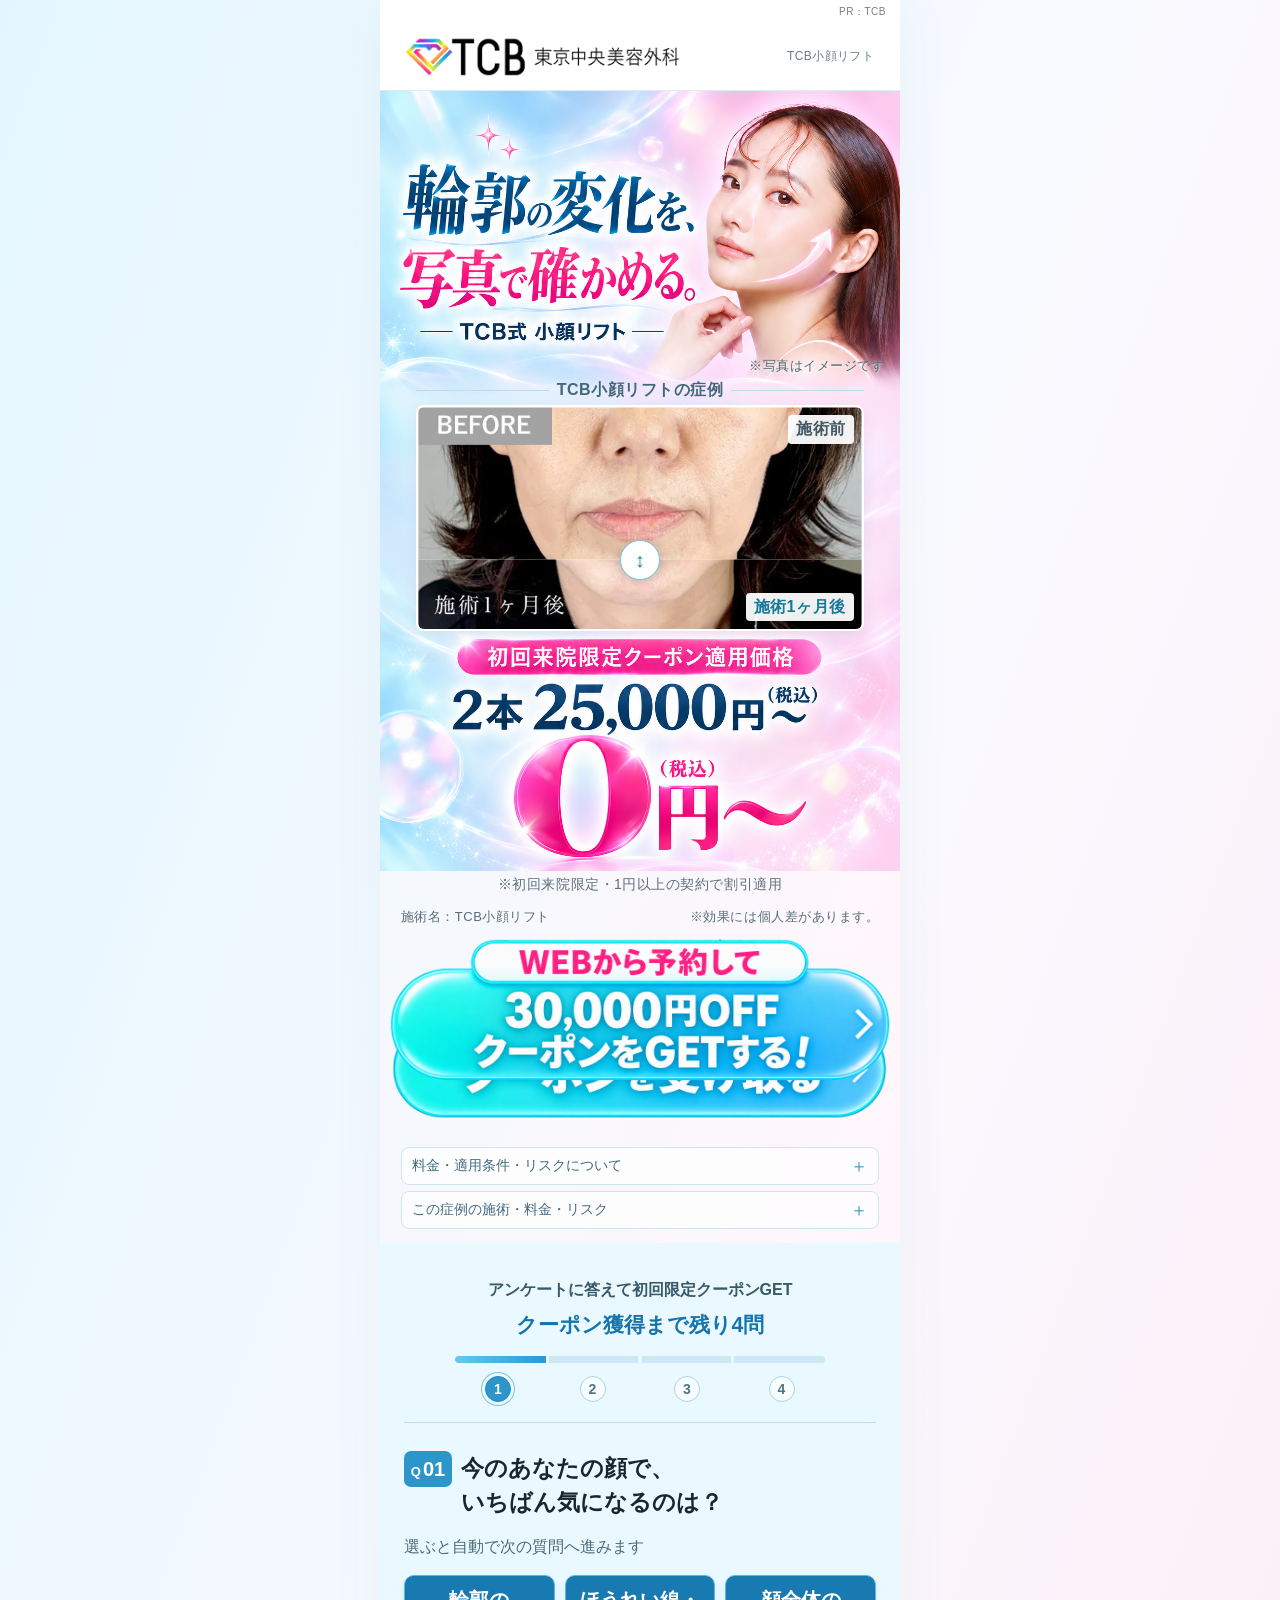
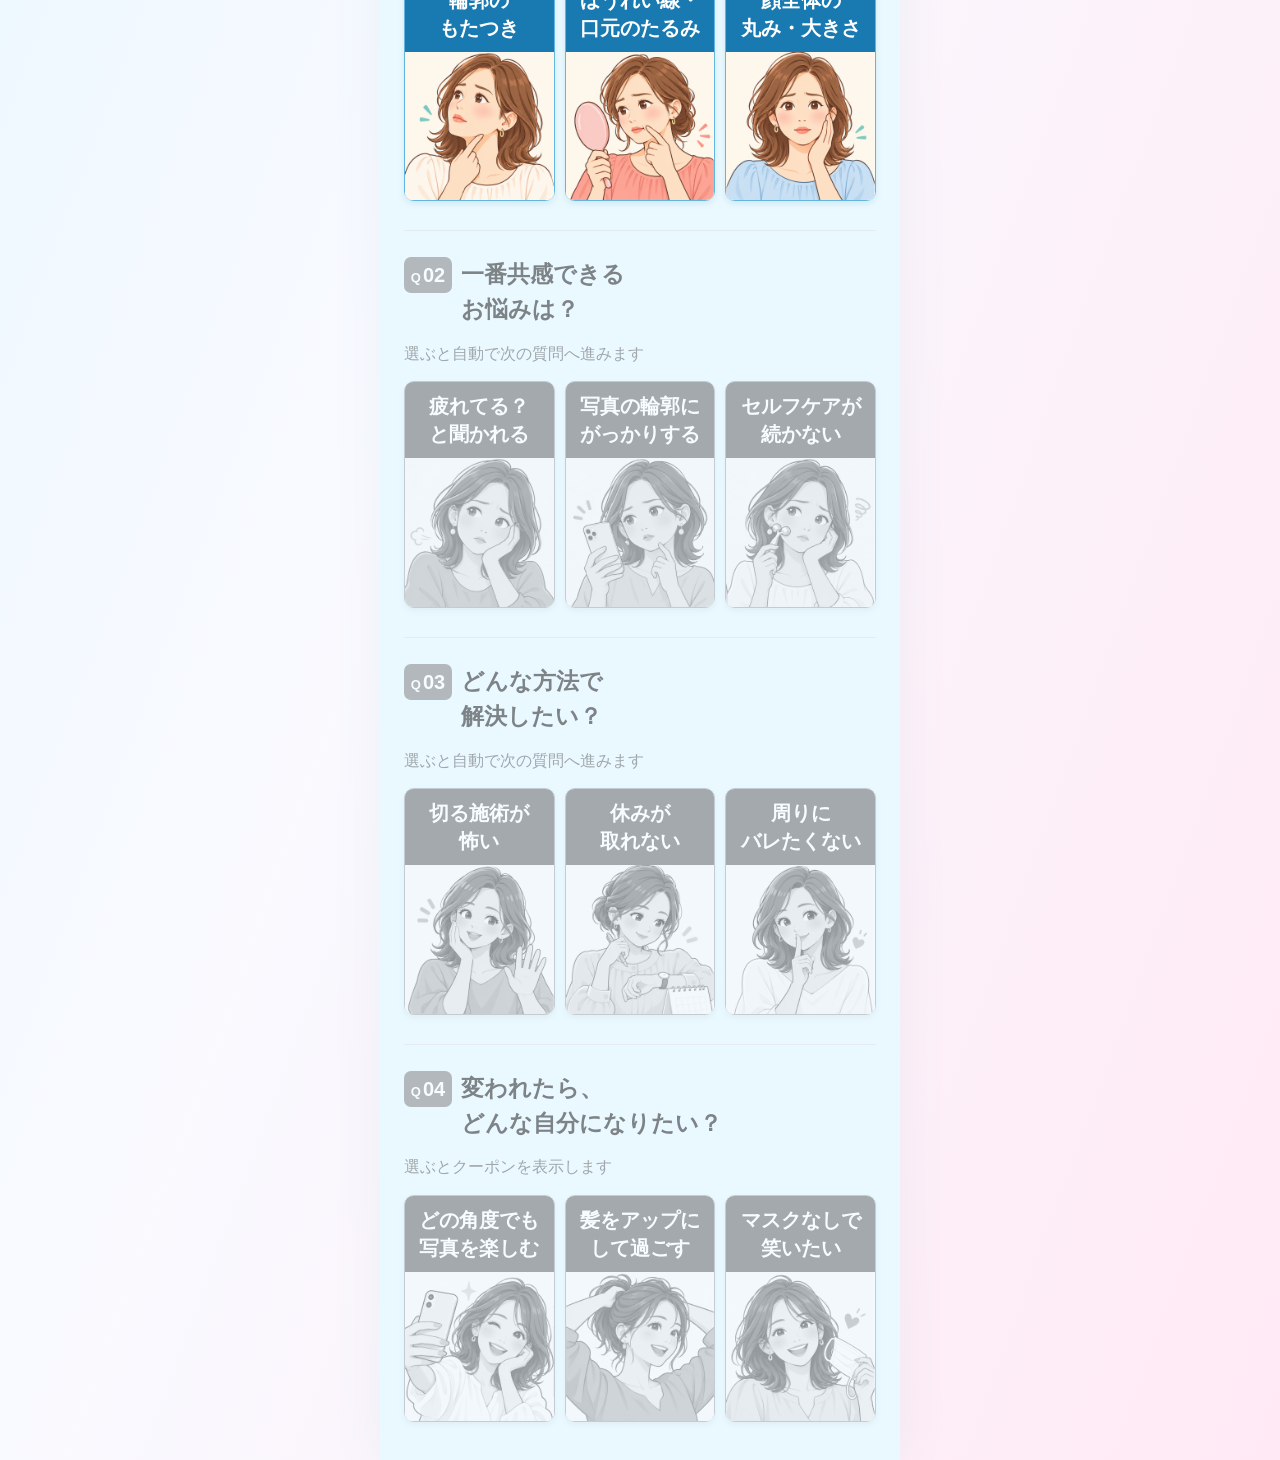
<file: plan2.html>
<!DOCTYPE html>

<html lang="ja">
<head>
<meta charset="utf-8"/>
<meta content="width=device-width, initial-scale=1" name="viewport"/>
<title>案2｜TCB小顔リフト｜画像デザイン版</title>
<meta content="メスを使わない小顔術。タップで回答後、WEB予約限定30,000円OFFクーポン。" name="description"/>
<link href="assets/9e771a79-lp.css" rel="stylesheet"/><link href="assets/85e780d7-ito-body.css" rel="stylesheet"/><link href="assets/d894dd17-tcb-template.css" rel="stylesheet"/><link href="assets/8ef37128-tcb-hero-art.css" rel="stylesheet"/><link href="assets/4cfdd9ff-tcb-progressive.css" rel="stylesheet"/><link href="assets/6c381362-tcb-body-images.css" rel="stylesheet"/><link href="assets/4fcc391f-ito-offer.css" rel="stylesheet"/><link href="assets/9528fad1-ito-dewy.css" rel="stylesheet"/><link href="assets/765aee84-ito-benefit-features.css" rel="stylesheet"/><link href="assets/f555da5e-ito-official-flow.css" rel="stylesheet"/><link href="assets/93b190fc-ito-luna.css" rel="stylesheet"/><link href="assets/4007dec8-ito-review.css" rel="stylesheet"/><link href="assets/fd6b892c-ito-sep25.css" rel="stylesheet"/><link href="assets/6dbf6036-ito-case-prices.css" rel="stylesheet"/><link href="minimal-update.css?v=20261030" rel="stylesheet"/><link href="survey-redesign.css?v=quality20261031" rel="stylesheet"/><link href="image-fv.css?v=quality20261031" rel="stylesheet"/><link href="destination-tone.css?v=quality20261031" rel="stylesheet"/><link href="quality-polish.css?v=footer-mobile20261103" rel="stylesheet"/><link href="original-tone.css?v=20261031" rel="stylesheet"/><link href="juno-art-direction.css?v=cases-stack20261101" rel="stylesheet"/><link href="juno-reference.css?v=auto-next20261103" rel="stylesheet"/><link href="case-comparison.css?v=20261103" rel="stylesheet"/><link href="fv-case-plan2.css?v=no-divider20261103" rel="stylesheet"/>
</head>
<body class="theme-ito tcb-template ito-dewy ito-minimal-update" data-plan="2">
<div class="page-wrap">
<p class="ito-pr-label">PR：TCB</p>
<header class="fv tcb-hero ito-survey-hero"><section aria-label="TCB小顔リフトのご案内" class="art-fv art-plan2"><div class="art-fv-brand"><img alt="TCB 東京中央美容外科" height="47" src="assets/tcb-official-logo.webp" width="315"/><span>TCB小顔リフト</span></div><div class="art-fv-visual"><div class="art-fv-artwork"><img alt="輪郭の変化を、写真で確かめる。TCB式小顔リフト。初回来院限定クーポン適用価格、2本25,000円〜（税込）から0円〜（税込）。" class="art-fv-image" fetchpriority="high" height="1536" src="assets/art-fv-plan2-integrated-v2.png" width="1024"/><small class="art-image-note">※写真はイメージです</small><div class="art-fv-case"><p class="art-fv-case-title">TCB小顔リフトの症例</p><figure><div aria-describedby="fv-case-scroll-hint" aria-label="TCB小顔リフトの施術前・施術1ヶ月後の比較" class="case-reveal" data-scroll-case="" role="group">
<div class="case-reveal__layer case-reveal__layer--before"><div class="case-reveal__photo"><img alt="TCB公式症例：施術前" decoding="async" draggable="false" height="600" loading="eager" src="assets/official-case05.webp" width="600"/></div><span class="case-reveal__label">施術前</span></div>
<div class="case-reveal__layer case-reveal__layer--after"><div class="case-reveal__photo"><img alt="TCB公式症例：施術1ヶ月後" decoding="async" draggable="false" height="600" loading="eager" src="assets/official-case05.webp" width="600"/></div><span class="case-reveal__label">施術1ヶ月後</span></div>
<div aria-label="施術前・施術後の比較位置" aria-orientation="vertical" aria-valuemax="100" aria-valuemin="0" aria-valuenow="50" class="case-reveal__divider" data-case-handle="" role="slider" tabindex="0"><span aria-hidden="true">↕</span></div>
</div></figure></div></div><p class="art-fv-condition">※初回来院限定・1円以上の契約で割引適用</p><p class="art-fv-case-caption">施術名：TCB小顔リフト <span>※効果には個人差があります。</span></p><div class="art-fv-case-controls"><p class="case-reveal-hint" id="fv-case-scroll-hint">上：施術前 ／ 下：施術1ヶ月後</p><button class="case-reveal-auto" data-case-auto="" hidden="" type="button">スクロール連動に戻す</button></div></div><a aria-label="4問のアンケートをはじめる" class="art-fv-cta" data-art-start="" href="#diagnosis"><img alt="4問のアンケートに答えて クーポンを受け取る" class="art-start-image" height="724" src="assets/cta-survey-juno-v1.png" width="2172"/></a><details class="art-fv-notes"><summary>料金・適用条件・リスクについて</summary><div>※初回来院限定クーポン適用価格。<br/>※1円以上の契約で割引適用。<br/>※期間限定30,000円OFFクーポン適用価格。<br/>※写真・イラストはイメージです（症例写真を除く）。<br/>通常価格：1本13,800円〜20本239,800円（税込）<br/>施術名：TCB小顔リフト<br/>副作用（リスク）：腫れ・痛み・内出血：1週間程度<br/>まれに起こる副作用（リスク）：違和感・感染症・むくみ・しびれ など<br/>※効果には個人差があります</div></details><details class="art-fv-notes art-fv-case-notes"><summary>この症例の施術・料金・リスク</summary><div>施術名：TCB小顔リフト<br/>通常価格：1本13,800円〜20本239,800円（税込）<br/>※この症例の施術本数・実際の費用は公式ページに記載されていません。クーポン価格の施術例を示すものではありません。<br/>副作用（リスク）：腫れ・痛み・内出血：1週間程度<br/>まれに起こる副作用（リスク）：違和感・感染症・むくみ・しびれなど<br/><a href="https://tcb-beauty.net/menu/facelift_tarumi_04" rel="noopener" target="_blank">症例の出典：TCB公式サイト</a></div></details></section></header>
<main aria-label="4問のお悩みアンケート" class="quiz" data-quiz="" id="diagnosis">
<div class="tcb-progress"><div class="tcb-progress__top"><span>アンケートに答えて初回限定クーポンGET</span><span data-step-label="">クーポン獲得まで残り4問</span></div><div class="tcb-progress__track"><span data-tcb-progress=""></span></div><div class="tcb-progress__numbers"><span data-progress-dot="">1</span><span data-progress-dot="">2</span><span data-progress-dot="">3</span><span data-progress-dot="">4</span></div></div>
<section class="quiz-step" data-answer-key="q1" data-step="">
<span class="tcb-question-number"><span class="survey-q-letter">Q</span><span>01</span></span><h2 class="quiz__q" tabindex="-1"><span class="survey-question-line">今のあなたの顔で、</span><span class="survey-question-line">いちばん気になるのは？</span></h2>
<p class="quiz__hint">選ぶと自動で次の質問へ進みます</p><div class="cards">
<div aria-label="輪郭のもたつき" aria-pressed="false" class="card" data-choice-number="1" data-value="A" role="button" tabindex="0">
<div class="card__inner">
<div class="card__face card__front"><span aria-hidden="true" class="survey-art" style="--art-column:0"><img alt="" class="card__img survey-art-sheet" decoding="async" height="724" loading="eager" src="assets/survey-illustrations-q1-pop-v1.png" width="2172"/></span><div class="card__label"><span class="survey-label-two-line"><span>輪郭の</span><span>もたつき</span></span></div>
</div>
<div aria-hidden="true" class="card__face card__back"><div class="card__answer"><div class="card__eyebrow">原因は…</div>
<div class="card__feedback">皮膚が下がって輪郭がぼやけているのかも</div></div><img alt="笑顔の女性" class="card__smile" decoding="async" height="1448" src="assets/45301c4b-smile-opt.webp" width="1086"/>
</div>
</div>
</div>
<div aria-label="ほうれい線・口元のたるみ" aria-pressed="false" class="card" data-choice-number="2" data-value="B" role="button" tabindex="0">
<div class="card__inner">
<div class="card__face card__front"><span aria-hidden="true" class="survey-art" style="--art-column:1"><img alt="" class="card__img survey-art-sheet" decoding="async" height="724" loading="eager" src="assets/survey-illustrations-q1-pop-v1.png" width="2172"/></span><div class="card__label"><span class="survey-label-two-line"><span>ほうれい線・</span><span>口元のたるみ</span></span></div>
</div>
<div aria-hidden="true" class="card__face card__back"><div class="card__answer"><div class="card__eyebrow">原因は…</div>
<div class="card__feedback">肌を支える組織がゆるんできたのかも</div></div><img alt="笑顔の女性" class="card__smile" decoding="async" height="1448" src="assets/45301c4b-smile-opt.webp" width="1086"/>
</div>
</div>
</div>
<div aria-label="顔全体の丸み・大きさ" aria-pressed="false" class="card" data-choice-number="3" data-value="C" role="button" tabindex="0">
<div class="card__inner">
<div class="card__face card__front"><span aria-hidden="true" class="survey-art" style="--art-column:2"><img alt="" class="card__img survey-art-sheet" decoding="async" height="724" loading="eager" src="assets/survey-illustrations-q1-pop-v1.png" width="2172"/></span><div class="card__label"><span class="survey-label-two-line"><span>顔全体の</span><span>丸み・大きさ</span></span></div>
</div>
<div aria-hidden="true" class="card__face card__back"><div class="card__answer"><div class="card__eyebrow">原因は…</div>
<div class="card__feedback">脂肪の“位置”が下がっているのかも</div></div><img alt="笑顔の女性" class="card__smile" decoding="async" height="1448" src="assets/45301c4b-smile-opt.webp" width="1086"/>
</div>
</div>
</div>
</div>
<button class="btn-next" data-next="" disabled="" type="button">次へ進む<span aria-hidden="true"> ↓</span></button>
</section>
<section class="quiz-step" data-answer-key="q2" data-step="">
<span class="tcb-question-number"><span class="survey-q-letter">Q</span><span>02</span></span><h2 class="quiz__q" tabindex="-1"><span class="survey-question-line">一番共感できる</span><span class="survey-question-line">お悩みは？</span></h2>
<p class="quiz__hint">選ぶと自動で次の質問へ進みます</p><div class="cards">
<div aria-label="疲れてる？と聞かれる" aria-pressed="false" class="card" data-choice-number="1" data-value="A" role="button" tabindex="0">
<div class="card__inner">
<div class="card__face card__front"><span aria-hidden="true" class="survey-art" style="--art-column:0"><img alt="" class="card__img survey-art-sheet" decoding="async" height="724" loading="lazy" src="assets/survey-illustrations-q2-pop-v1.png" width="2172"/></span>
<div class="card__label"><span class="survey-label-two-line"><span>疲れてる？</span><span>と聞かれる</span></span></div>
</div>
<div aria-hidden="true" class="card__face card__back">
<img alt="笑顔の女性" class="card__smile" decoding="async" height="1448" src="assets/45301c4b-smile-opt.webp" width="1086"/>
<div class="card__answer"><div class="card__eyebrow">原因は…</div>
<div class="card__feedback">たるみが“疲れ顔”に見せているのかも</div></div>
</div>
</div>
</div>
<div aria-label="写真の輪郭にがっかりする" aria-pressed="false" class="card" data-choice-number="2" data-value="B" role="button" tabindex="0">
<div class="card__inner">
<div class="card__face card__front"><span aria-hidden="true" class="survey-art" style="--art-column:1"><img alt="" class="card__img survey-art-sheet" decoding="async" height="724" loading="lazy" src="assets/survey-illustrations-q2-pop-v1.png" width="2172"/></span>
<div class="card__label"><span class="survey-label-two-line"><span>写真の輪郭に</span><span>がっかりする</span></span></div>
</div>
<div aria-hidden="true" class="card__face card__back">
<img alt="笑顔の女性" class="card__smile" decoding="async" height="1448" src="assets/45301c4b-smile-opt.webp" width="1086"/>
<div class="card__answer"><div class="card__eyebrow">原因は…</div>
<div class="card__feedback">角度じゃなくて“輪郭”の問題かも</div></div>
</div>
</div>
</div>
<div aria-label="セルフケアが続かない" aria-pressed="false" class="card" data-choice-number="3" data-value="C" role="button" tabindex="0">
<div class="card__inner">
<div class="card__face card__front"><span aria-hidden="true" class="survey-art" style="--art-column:2"><img alt="" class="card__img survey-art-sheet" decoding="async" height="724" loading="lazy" src="assets/survey-illustrations-q2-pop-v1.png" width="2172"/></span>
<div class="card__label"><span class="survey-label-two-line"><span>セルフケアが</span><span>続かない</span></span></div>
</div>
<div aria-hidden="true" class="card__face card__back">
<img alt="笑顔の女性" class="card__smile" decoding="async" height="1448" src="assets/45301c4b-smile-opt.webp" width="1086"/>
<div class="card__answer"><div class="card__eyebrow">原因は…</div>
<div class="card__feedback">セルフケアでは届かない層かも</div></div>
</div>
</div>
</div>
</div>
<button class="btn-next" data-next="" disabled="" type="button">次へ進む<span aria-hidden="true"> ↓</span></button>
<button class="btn-prev" data-prev="" type="button">←1つ前の画面へ</button>
</section>
<section class="quiz-step" data-answer-key="q3" data-step="">
<span class="tcb-question-number"><span class="survey-q-letter">Q</span><span>03</span></span><h2 class="quiz__q" tabindex="-1"><span class="survey-question-line">どんな方法で</span><span class="survey-question-line">解決したい？</span></h2>
<p class="quiz__hint">選ぶと自動で次の質問へ進みます</p><div class="cards">
<div aria-label="切る施術が怖い" aria-pressed="false" class="card" data-choice-number="1" data-value="A" role="button" tabindex="0">
<div class="card__inner">
<div class="card__face card__front"><span aria-hidden="true" class="survey-art" style="--art-column:0"><img alt="" class="card__img survey-art-sheet" decoding="async" height="724" loading="lazy" src="assets/survey-illustrations-q3-pop-v1.png" width="2172"/></span>
<div class="card__label"><span class="survey-label-two-line"><span>切る施術が</span><span>怖い</span></span></div>
</div>
<div aria-hidden="true" class="card__face card__back">
<img alt="笑顔の女性" class="card__smile" decoding="async" height="1448" src="assets/45301c4b-smile-opt.webp" width="1086"/>
<div class="card__answer"><div class="card__eyebrow">TCB式なら…</div>
<div class="card__feedback">メスを使わず、糸を入れて引き上げるだけ</div></div>
</div>
</div>
</div>
<div aria-label="休みが取れない" aria-pressed="false" class="card" data-choice-number="2" data-value="B" role="button" tabindex="0">
<div class="card__inner">
<div class="card__face card__front"><span aria-hidden="true" class="survey-art" style="--art-column:1"><img alt="" class="card__img survey-art-sheet" decoding="async" height="724" loading="lazy" src="assets/survey-illustrations-q3-pop-v1.png" width="2172"/></span>
<div class="card__label"><span class="survey-label-two-line"><span>休みが</span><span>取れない</span></span></div>
</div>
<div aria-hidden="true" class="card__face card__back">
<img alt="笑顔の女性" class="card__smile" decoding="async" height="1448" src="assets/45301c4b-smile-opt.webp" width="1086"/>
<div class="card__answer"><div class="card__eyebrow">TCB式なら…</div>
<div class="card__feedback">最短20分・腫れも最小限だから休まなくていい</div></div><small class="ito-note-outside">※個人差があります</small>
</div>
</div>
</div>
<div aria-label="周りにバレたくない" aria-pressed="false" class="card" data-choice-number="3" data-value="C" role="button" tabindex="0">
<div class="card__inner">
<div class="card__face card__front"><span aria-hidden="true" class="survey-art" style="--art-column:2"><img alt="" class="card__img survey-art-sheet" decoding="async" height="724" loading="lazy" src="assets/survey-illustrations-q3-pop-v1.png" width="2172"/></span>
<div class="card__label"><span class="survey-label-two-line"><span>周りに</span><span>バレたくない</span></span></div>
</div>
<div aria-hidden="true" class="card__face card__back">
<img alt="笑顔の女性" class="card__smile" decoding="async" height="1448" src="assets/45301c4b-smile-opt.webp" width="1086"/>
<div class="card__answer"><div class="card__eyebrow">TCB式なら…</div>
<div class="card__feedback">やった感が出にくい</div></div>
</div>
</div>
</div>
</div>
<button class="btn-next" data-next="" disabled="" type="button">次へ進む<span aria-hidden="true"> ↓</span></button>
<button class="btn-prev" data-prev="" type="button">←1つ前の画面へ</button>
</section>
<section class="quiz-step" data-answer-key="q4" data-step="">
<span class="tcb-question-number"><span class="survey-q-letter">Q</span><span>04</span></span><h2 class="quiz__q" tabindex="-1"><span class="survey-question-line">変われたら、</span><span class="survey-question-line">どんな自分になりたい？</span></h2>
<p class="quiz__hint">選ぶとクーポンを表示します</p><div class="cards">
<div aria-label="どの角度でも写真を楽しむ" aria-pressed="false" class="card" data-choice-number="1" data-value="A" role="button" tabindex="0">
<div class="card__inner">
<div class="card__face card__front"><span aria-hidden="true" class="survey-art" style="--art-column:0"><img alt="" class="card__img survey-art-sheet" decoding="async" height="724" loading="lazy" src="assets/survey-illustrations-q4-pop-v1.png" width="2172"/></span><div class="card__label"><span class="survey-label-two-line"><span>どの角度でも</span><span>写真を楽しむ</span></span></div>
</div>
<div aria-hidden="true" class="card__face card__back">
<img alt="笑顔の女性" class="card__smile" decoding="async" height="1448" src="assets/45301c4b-smile-opt.webp" width="1086"/>
<div class="card__answer">
<div class="card__feedback">切らない小顔リフトで理想の輪郭を目指せる♡</div></div>
</div>
</div>
</div>
<div aria-label="髪をアップにして過ごす" aria-pressed="false" class="card" data-choice-number="2" data-value="B" role="button" tabindex="0">
<div class="card__inner">
<div class="card__face card__front"><span aria-hidden="true" class="survey-art" style="--art-column:1"><img alt="" class="card__img survey-art-sheet" decoding="async" height="724" loading="lazy" src="assets/survey-illustrations-q4-pop-v1.png" width="2172"/></span><div class="card__label"><span class="survey-label-two-line"><span>髪をアップに</span><span>して過ごす</span></span></div>
</div>
<div aria-hidden="true" class="card__face card__back">
<img alt="笑顔の女性" class="card__smile" decoding="async" height="1448" src="assets/45301c4b-smile-opt.webp" width="1086"/>
<div class="card__answer">
<div class="card__feedback">切らない小顔リフトで理想の輪郭を目指せる♡</div></div>
</div>
</div>
</div>
<div aria-label="マスクなしで笑いたい" aria-pressed="false" class="card" data-choice-number="3" data-value="C" role="button" tabindex="0">
<div class="card__inner">
<div class="card__face card__front"><span aria-hidden="true" class="survey-art" style="--art-column:2"><img alt="" class="card__img survey-art-sheet" decoding="async" height="724" loading="lazy" src="assets/survey-illustrations-q4-pop-v1.png" width="2172"/></span><div class="card__label"><span class="survey-label-two-line"><span>マスクなしで</span><span>笑いたい</span></span></div>
</div>
<div aria-hidden="true" class="card__face card__back">
<img alt="笑顔の女性" class="card__smile" decoding="async" height="1448" src="assets/45301c4b-smile-opt.webp" width="1086"/>
<div class="card__answer">
<div class="card__feedback">切らない小顔リフトで理想の輪郭を目指せる♡</div></div>
</div>
</div>
</div>
</div>
<button class="btn-next" data-next="" disabled="" type="button">クーポンを確認する<span aria-hidden="true"> ↓</span></button>
<button class="btn-prev" data-prev="" type="button">←1つ前の画面へ</button>
</section>
</main>
<div class="content body-redesign" data-content="" tabindex="-1"><section class="ito-body-fv"><div class="ito-body-fv-crop"><img alt="TCB小顔リフト。2025年度来院数100万人以上。2本25,000円〜が期間限定30,000円OFFクーポン適用で0円〜（税込）。" height="1030" loading="lazy" src="assets/1e3d9953-official-fv.webp" width="750"/><img alt="" aria-hidden="true" class="ito-tax-removal-patch" height="1470" loading="lazy" src="assets/779ba99c-official-fv-tax-removed.webp" width="1070"/></div><a aria-label="WEBから予約して30,000円OFFクーポンをGETする（無料カウンセリング予約）" class="ito-coupon-image-cta" href="https://t-c-b-biyougeka.com/threadlift_young_meta_c#reserve" rel="noopener" target="_blank"><img alt="WEBから予約して 30,000円OFFクーポンをGETする！" height="724" src="assets/cta-reservation-juno-v1.png" width="2172"/></a><details class="ito-update-notes"><summary>注釈・適用条件を確認する</summary><p class="ito-fv-inline-conditions">※初回来院限定クーポン適用価格　※1円以上の契約で割引適用　※画像はイメージです　※個人差があります</p><p class="ito-coupon-note ito-visits-footnote">※2025/1/1〜2025/12/31来院数</p><p class="ito-coupon-note">施術名：TCB小顔リフト｜通常価格：1本13,800円〜20本239,800円（税込）<br/>副作用（リスク）：腫れ・痛み・内出血：1週間程度<br/>まれに起こる副作用（リスク）：違和感・感染症・むくみ・しびれ など<br/>※効果には個人差があります</p></details></section>
<section class="section luna-generated-section" data-body-section="8" id="lift-reasons"><span id="daily-benefits"></span><img alt="" class="luna-generated-art" data-luna-reveal="" height="2950" loading="lazy" src="assets/835ac70d-benefits-final-20260930.png" width="1080"/><div class="luna-readable-copy">TCBの糸リフト。輪郭が変わると、毎日がちょっと変わる！ 01 写る角度より、笑顔を楽しみたい。写真のたびに、角度を探していませんか？ 正面も横顔も。あなたらしさを大切に、理想のフェイスラインを目指せる！ 02 輪郭を気にする朝から、自分を楽しむ朝へ。毎朝、鏡の前で輪郭チェック… フェイスラインの悩みを相談して、自分に合ったケアを見つけるきっかけに。03 隠すためより、好きなメイクを。シェーディングに頼りすぎていませんか？ 輪郭だけにとらわれず、リップやアイメイクを楽しめる私を目指して。※写真はイメージです。効果には個人差があります。</div></section>
<section class="section ito-vivid-cases ito-cases-stacked" data-body-section="10" id="case-gallery">
<h2 class="ito-case-image-title"><img alt="実際の症例をご覧ください" height="724" loading="lazy" src="assets/bdc98d06-case-title.webp" width="2172"/></h2><p class="ito-case-hint">3つの症例をご紹介</p>
<div aria-label="症例写真3件" class="cases cases--stacked" role="region">
<article class="case"><div class="case-number"><span>CASE 01</span><span class="ito-case-comparison">左：施術前 / 右：施術1ヶ月後</span></div><div class="case-ba" role="group" aria-label="左：施術前、右：施術1ヶ月後" style="--case-photo-width:600"><div class="case-ba__panel case-ba__panel--before"><span class="case-ba__label">施術前</span><div class="case-ba__photo"><img class="case-ba__image" src="assets/official-case05.webp" alt="TCB公式のTCB小顔リフト症例・施術前" width="600" height="600" loading="lazy" decoding="async"/></div></div><div class="case-ba__panel case-ba__panel--after"><span class="case-ba__label">施術1ヶ月後</span><div class="case-ba__photo"><img class="case-ba__image" src="assets/official-case05.webp" alt="TCB公式のTCB小顔リフト症例・施術1ヶ月後" width="600" height="600" loading="lazy" decoding="async"/></div></div></div><details class="ito-update-notes"><summary>施術・料金・適用条件の注釈を確認する</summary><div class="case__body"><strong class="ito-case-treatment">施術名：TCB小顔リフト</strong><br/>通常価格：1本13,800円〜20本239,800円（税込）<br/>※症例ごとの施術本数・実際の費用は公式ページに記載されていません。<br/>副作用（リスク）：腫れ・痛み・内出血：1週間程度<br/>まれに起こる副作用（リスク）：違和感・感染症・むくみ・しびれ など<br/>※効果には個人差があります。<br/><a href="https://tcb-beauty.net/menu/facelift_tarumi_04" rel="noopener" target="_blank">TCB公式サイトの症例</a></div></details></article><article class="case"><div class="case-number"><span>CASE 02</span><span class="ito-case-comparison">左：施術前 / 右：施術1ヶ月後</span></div><div class="case-ba" role="group" aria-label="左：施術前、右：施術1ヶ月後" style="--case-photo-width:600"><div class="case-ba__panel case-ba__panel--before"><span class="case-ba__label">施術前</span><div class="case-ba__photo"><img class="case-ba__image" src="assets/official-case01.webp" alt="TCB公式のTCB小顔リフト症例・施術前" width="600" height="600" loading="lazy" decoding="async"/></div></div><div class="case-ba__panel case-ba__panel--after"><span class="case-ba__label">施術1ヶ月後</span><div class="case-ba__photo"><img class="case-ba__image" src="assets/official-case01.webp" alt="TCB公式のTCB小顔リフト症例・施術1ヶ月後" width="600" height="600" loading="lazy" decoding="async"/></div></div></div><details class="ito-update-notes"><summary>施術・料金・適用条件の注釈を確認する</summary><div class="case__body"><strong class="ito-case-treatment">施術名：TCB小顔リフト</strong><br/>通常価格：1本13,800円〜20本239,800円（税込）<br/>※症例ごとの施術本数・実際の費用は公式ページに記載されていません。<br/>副作用（リスク）：腫れ・痛み・内出血：1週間程度<br/>まれに起こる副作用（リスク）：違和感・感染症・むくみ・しびれ など<br/>※効果には個人差があります。<br/><a href="https://tcb-beauty.net/menu/facelift_tarumi_04" rel="noopener" target="_blank">TCB公式サイトの症例</a></div></details></article><article class="case"><div class="case-number"><span>CASE 03</span><span class="ito-case-comparison">左：施術前 / 右：施術後</span></div><div class="case-ba" role="group" aria-label="左：施術前、右：施術後" style="--case-photo-width:623"><div class="case-ba__panel case-ba__panel--before"><span class="case-ba__label">施術前</span><div class="case-ba__photo"><img class="case-ba__image" src="assets/official-case06.webp" alt="TCB公式のTCB小顔リフト症例・施術前" width="623" height="600" loading="lazy" decoding="async"/></div></div><div class="case-ba__panel case-ba__panel--after"><span class="case-ba__label">施術後</span><div class="case-ba__photo"><img class="case-ba__image" src="assets/official-case06.webp" alt="TCB公式のTCB小顔リフト症例・施術後" width="623" height="600" loading="lazy" decoding="async"/></div></div></div><details class="ito-update-notes"><summary>施術・料金・適用条件の注釈を確認する</summary><div class="case__body"><strong class="ito-case-treatment">施術名：TCB小顔リフト</strong><br/>通常価格：1本13,800円〜20本239,800円（税込）<br/>※症例ごとの施術本数・実際の費用は公式ページに記載されていません。<br/>副作用（リスク）：腫れ・痛み・内出血：1週間程度<br/>まれに起こる副作用（リスク）：違和感・感染症・むくみ・しびれ など<br/>※効果には個人差があります。<br/><a href="https://tcb-beauty.net/menu/facelift_tarumi_04" rel="noopener" target="_blank">TCB公式サイトの症例</a></div></details></article>
</div>
</section>
<section class="section ito-offer" data-body-section="12" id="offer"><img alt="赤字覚悟の特別キャンペーン。TCB式小顔リフト。通常価格2本25,000円（税込）、クーポン適用価格0円〜。※初回来院限定クーポン適用価格。※1円以上の契約で割引適用。期間限定キャンペーン、通常25,000円OFFのところ30,000円OFF。" class="ito-designed-art" height="1300" loading="lazy" src="assets/156a8d92-offer-conditions-sep25.webp" width="1210"/><a aria-label="WEBから予約して30,000円OFFクーポンをGETする（無料カウンセリング予約）" class="ito-coupon-image-cta" href="https://t-c-b-biyougeka.com/threadlift_young_meta_c#reserve" rel="noopener" target="_blank"><img alt="WEBから予約して 30,000円OFFクーポンをGETする！" height="724" src="assets/cta-reservation-juno-v1.png" width="2172"/></a><div class="ito-coupon-conditions" role="note" aria-label="クーポンの適用条件"><p class="ito-coupon-note">※初回来院限定クーポン適用価格<br/>※1円以上の契約で割引適用<br/>※カウンセリングは無料です。当日の施術は必須ではありません。</p></div></section>
<section aria-labelledby="ito-flow-title" class="section ito-official-flow" data-body-section="14"><div class="ito-flow-heading"><h2 id="ito-flow-title">予約から施術までの流れ</h2><img alt="FLOW" height="31" loading="lazy" src="assets/9ba34cd6-white__ttl_en.webp" width="750"/></div><div class="ito-flow-carousel" data-flow-carousel=""><div class="ito-flow-stage"><ul aria-label="予約から施術までの流れ、左右にスワイプ" class="ito-flow-track" data-flow-track="" tabindex="0"><li aria-label="1 / 7" aria-roledescription="スライド" class="ito-flow-slide" role="group"><div class="flow__slider_frame">
<div class="flow__slider_img">
<img alt="RESERVATION" height="329" loading="lazy" src="assets/0165a175-white_step01_img.webp" width="570"/>
</div>
<h3>カウンセリング予約</h3>
<p>
<span>カウンセリングはすべて無料</span>で行っておりますので、お気軽にご利用いただけます。ご予約は<span>Web予約・LINE予約</span>にて、簡単に行うことができます。「施術をするかわからないけど、カウンセリングだけでも受けてみたい」という方も、無料ですので気兼ねなくご連絡ください。
                </p>
</div></li><li aria-label="2 / 7" aria-roledescription="スライド" class="ito-flow-slide" role="group"><div class="flow__slider_frame">
<div class="flow__slider_img">
<img alt="COUNSELING" height="329" loading="lazy" src="assets/473e34c8-white_step02_img01.webp" width="570"/>
</div>
<h3>美容カウンセラーとの<br/>カウンセリング</h3>
<p>
                    ご来院当日、受付を済ませた後、<span>専任の美容カウンセラーによるカウンセリング</span>を受けていただきます。患者様の現状のお悩みから、施術に対する不安や疑問点など、<span>気になることは何でもご相談ください。</span>
</p>
</div></li><li aria-label="3 / 7" aria-roledescription="スライド" class="ito-flow-slide" role="group"><div class="flow__slider_frame">
<div class="flow__slider_img">
<img alt="COUNSELING" height="329" loading="lazy" src="assets/afff5f2e-step02_img02.webp" width="570"/>
</div>
<p>
                    また、ドクターに質問しにくいことなども、美容カウンセラーが承ります。<br/>
<br/>
                    グレードの詳細や料金のお支払方法など、具体的な内容も美容カウンセラーよりお話しさせていただきます。
                </p>
</div></li><li aria-label="4 / 7" aria-roledescription="スライド" class="ito-flow-slide" role="group"><div class="flow__slider_frame">
<div class="flow__slider_img">
<img alt="PRIMARY DOCTOR" height="329" loading="lazy" src="assets/f72ea7fc-white_step03_img01.webp" width="570"/>
</div>
<h3>担当ドクターとの<br/>カウンセリング<br/>（シミュレーションを含む）</h3>
<p>
                    シミュレーションから施術まで、<span>担当ドクターが一貫して行います。</span>美容カウンセラーにお伝えし忘れたことなどありましたら、担当ドクターにご相談ください。ご自身がなりたい理想のイメージをお伝えください。
                </p>
</div></li><li aria-label="5 / 7" aria-roledescription="スライド" class="ito-flow-slide" role="group"><div class="flow__slider_frame">
<div class="flow__slider_img">
<img alt="PRIMARY DOCTOR" height="329" loading="lazy" src="assets/74f90854-step03_img02.webp" width="570"/>
</div>
<p>
                    シミュレーションを通してイメージの共有を行い、患者様の理想の形にするために、現在の形状やご予算を踏まえて、<span>一人一人に合ったプランをご提案いたします。</span>シミュレーションの結果は、ご自身のスマホなどで撮影したものを持ち帰り、ゆっくり検討いただくことができます。<span>何度でもシミュレーションは可能</span>ですので、ご納得いただけるまで受けていただいて構いません
                </p>
</div></li><li aria-label="6 / 7" aria-roledescription="スライド" class="ito-flow-slide" role="group"><div class="flow__slider_frame">
<div class="flow__slider_img">
<img alt="CONTRACT" height="329" loading="lazy" src="assets/8e0e0324-white_step04_img.webp" width="570"/>
</div>
<h3>ご契約</h3>
<p>
                    じっくりお考えいただき、施術プランやダウンタイム、施術におけるリスクなど、<span>ご納得いただけましたらご契約</span>となります。空き状況によって、<span>カウンセリングの当日に施術を受けていただくことができます</span>ので、ご希望の際はお伝えください。後日、施術を受けられる場合は、ご都合の良い日程でご予約いただく流れとなります。
                </p>
</div></li><li aria-label="7 / 7" aria-roledescription="スライド" class="ito-flow-slide" role="group"><div class="flow__slider_frame">
<div class="flow__slider_img">
<img alt="AFTER CARE" height="329" loading="lazy" src="assets/cc4dc39e-step-after_care_img.webp" width="570"/>
</div>
<h3>術後のアフターケア</h3>
<p>
                    施術後、<span>今後の経過やケアの方法などをお伝えいたします。</span>また、経過観察として後日ご来院いただく場合があります。
                </p>
</div></li></ul><button aria-label="前のSTEPへ" class="ito-flow-arrow ito-flow-prev" data-flow-prev="" disabled="" type="button"></button><button aria-label="次のSTEPへ" class="ito-flow-arrow ito-flow-next" data-flow-next="" type="button"></button></div><div aria-label="STEPのページ送り" class="ito-flow-dots"><button aria-current="true" aria-label="1枚目のSTEPを表示" data-flow-dot="0" type="button"></button><button aria-current="false" aria-label="2枚目のSTEPを表示" data-flow-dot="1" type="button"></button><button aria-current="false" aria-label="3枚目のSTEPを表示" data-flow-dot="2" type="button"></button><button aria-current="false" aria-label="4枚目のSTEPを表示" data-flow-dot="3" type="button"></button><button aria-current="false" aria-label="5枚目のSTEPを表示" data-flow-dot="4" type="button"></button><button aria-current="false" aria-label="6枚目のSTEPを表示" data-flow-dot="5" type="button"></button><button aria-current="false" aria-label="7枚目のSTEPを表示" data-flow-dot="6" type="button"></button></div></div></section><section aria-labelledby="final-reservation-title" class="ito-final-reservation"><p class="ito-final-eyebrow">まずは、無料カウンセリングから</p><h2 id="final-reservation-title">あなたに合う小顔ケアを、<br/>一緒に考えませんか。</h2><a aria-label="WEBから予約して30,000円OFFクーポンをGETする（無料カウンセリング予約）" class="ito-coupon-image-cta" href="https://t-c-b-biyougeka.com/threadlift_young_meta_c#reserve" rel="noopener" target="_blank"><img alt="WEBから予約して 30,000円OFFクーポンをGETする！" height="724" src="assets/cta-reservation-juno-v1.png" width="2172"/></a><p class="ito-final-note">カウンセリングは無料です。当日の施術は必須ではありません。</p><div class="ito-coupon-conditions" role="note" aria-label="クーポンの適用条件"><p class="ito-coupon-note">※初回来院限定クーポン適用価格<br/>※1円以上の契約で割引適用<br/>※カウンセリングは無料です。当日の施術は必須ではありません。</p></div></section>
</div>
<details class="ito-update-notes"><summary>施術・料金・適用条件の注釈を確認する</summary><section class="legal" data-body-section="17">施術名：TCB小顔リフト<br/>施術内容：たるんだ皮膚を糸で引き上げてリフトアップし、しわを改善する施術です。<br/>副作用（リスク）：腫れ・痛み・内出血：1週間程度<br/>まれに起こる副作用（リスク）：違和感・感染症・むくみ・しびれ など<br/>※効果には個人差があります<br/>※本数は医師の診察で決定します。診断結果は医学的な診断ではありません。
      </section></details>
<footer class="page-footer"><div class="tcb-footer-brand"><img alt="TCB 東京中央美容外科" class="page-footer__logo" loading="lazy" src="assets/tcb-official-logo.webp"/></div><a class="ito-footer-company-link" href="https://enter-key.co.jp/company?squadbeyond_uid=3cf58f2e-cf1a-4b47-a1f3-5f6f148b6cc2&amp;sb_article_uid=qfKDOyYJJNjdngxaRUbGA" rel="noopener" target="_blank">運営会社</a></footer>
</div>
<script src="assets/b6401442-ito-survey.js?v=auto-next20261103"></script>
<noscript><p class="no-script">診断にはJavaScriptが必要です。ブラウザの設定で有効にしてください。</p></noscript>
<script src="assets/d0a99d02-tcb-case-autoplay.js?v=cases-stack20261101"></script>
<script src="assets/f33a07ea-tcb-template.js"></script><script src="assets/15a8c400-ito-official-flow.js"></script><div class="sticky-cta" data-sticky-cta=""><a aria-label="WEBから予約して30,000円OFFクーポンをGETする（無料カウンセリング予約）" class="btn-cta ito-sparkle-cta ito-image-cta" href="https://t-c-b-biyougeka.com/threadlift_young_meta_c#reserve" rel="noopener" target="_blank"><img alt="WEBから予約して 30,000円OFFクーポンをGETする！" height="724" src="assets/cta-reservation-juno-v1.png" width="2172"/></a></div>
<script src="assets/0c0a649d-ito-benefit-motion.js"></script>
<script src="survey-redesign.js?v=two-line20261101"></script><script src="image-fv.js?v=juno20261031"></script><script src="quality-polish.js?v=footer-mobile20261103"></script><script src="juno-reference.js?v=20261031"></script><script src="fv-case-scroll.js?v=scroll-after20261103"></script></body>
</html>
</file>
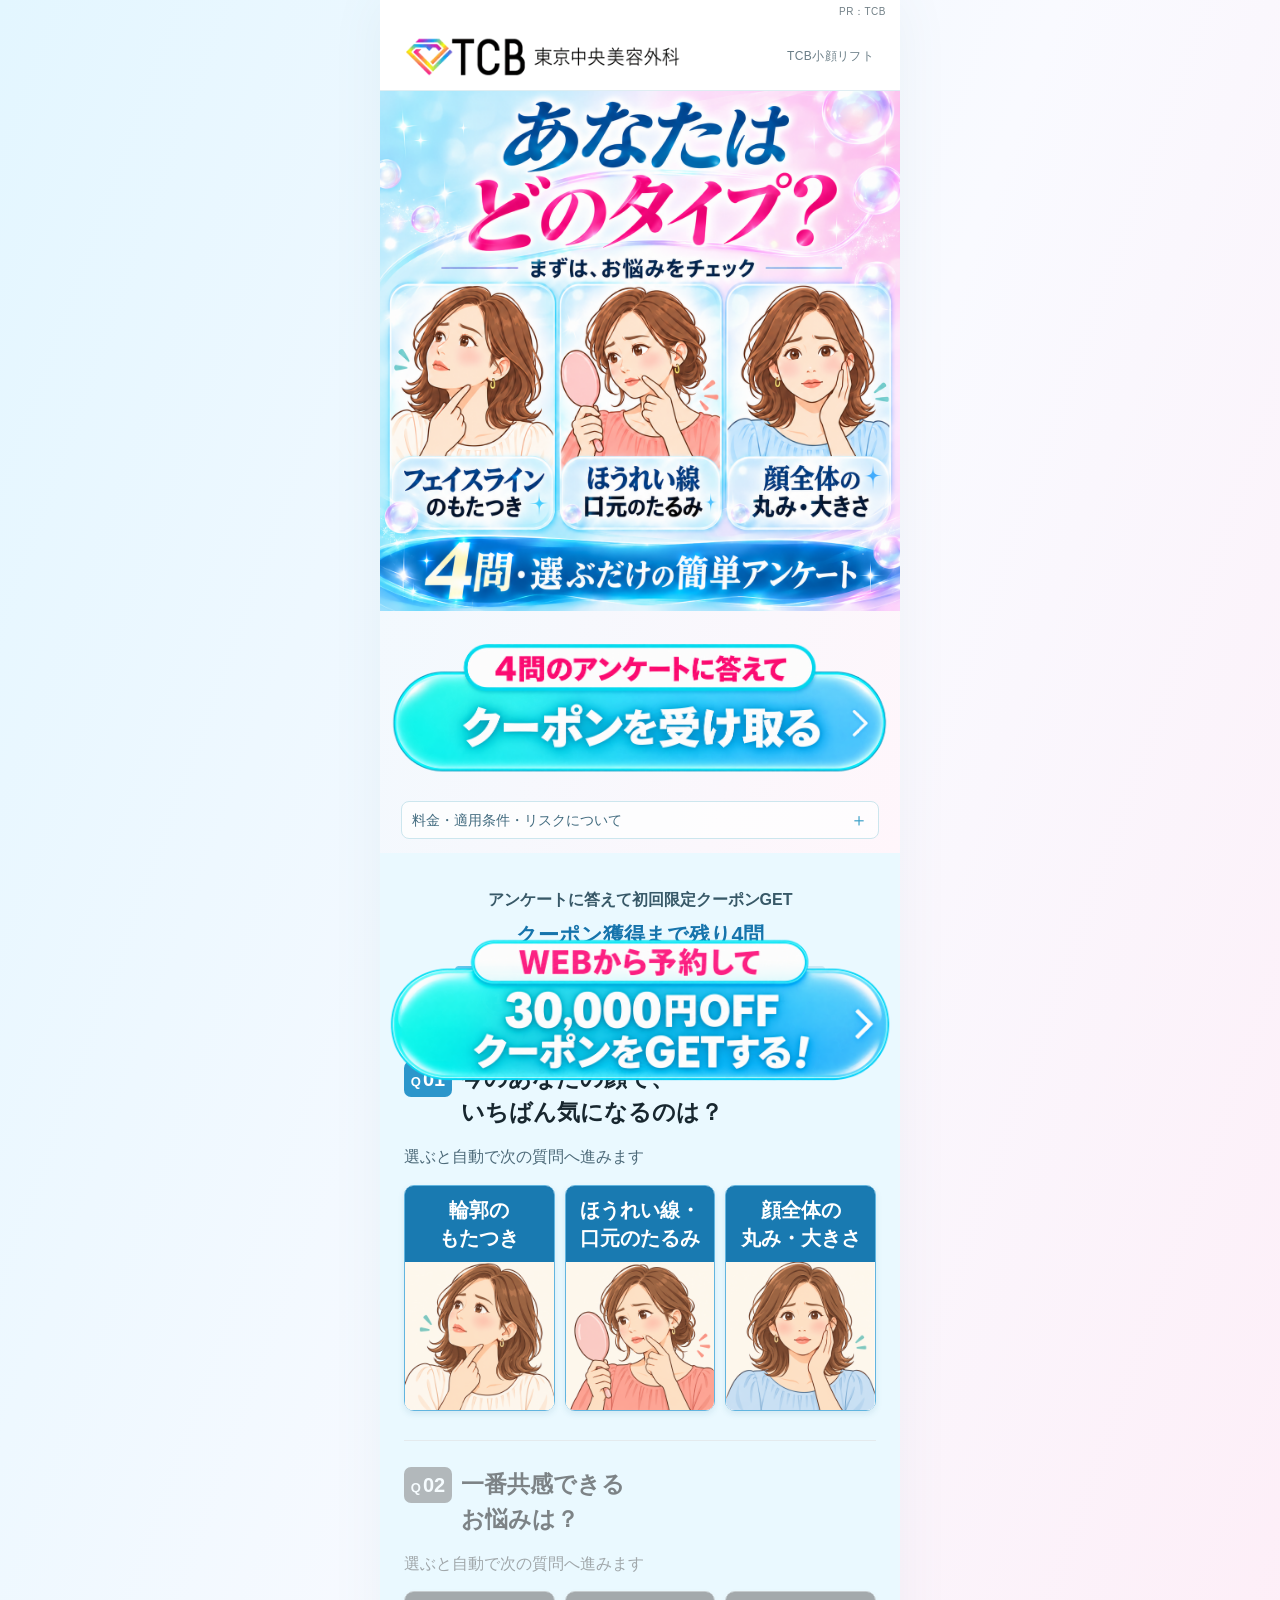
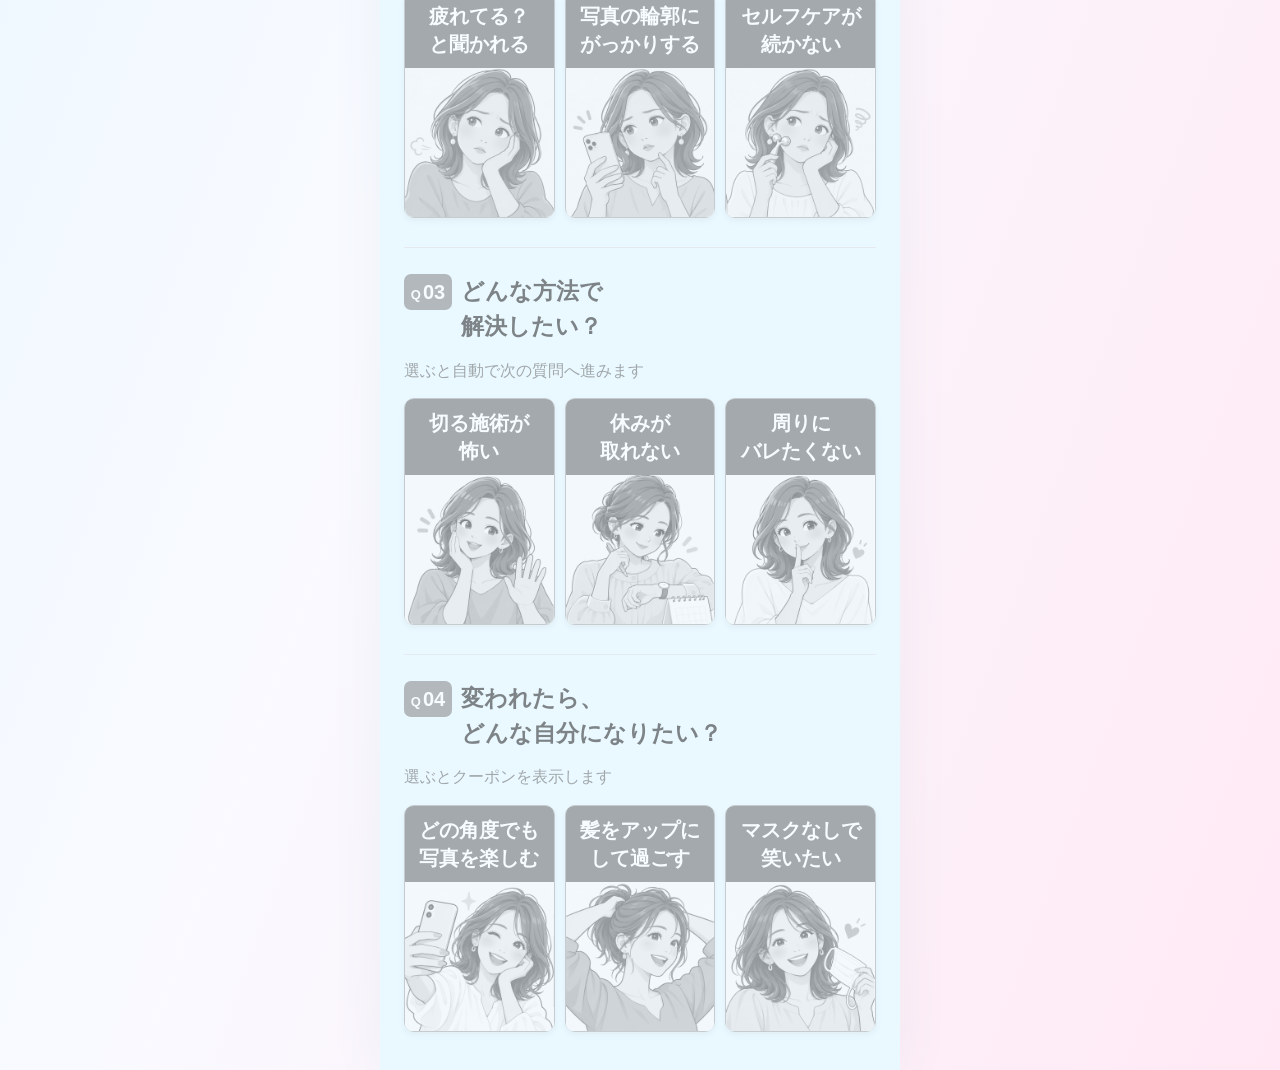
<file: plan4.html>
<!DOCTYPE html>

<html lang="ja">
<head>
<meta charset="utf-8"/>
<meta content="width=device-width, initial-scale=1" name="viewport"/>
<title>案4｜TCB小顔リフト｜画像デザイン版</title>
<meta content="メスを使わない小顔術。タップで回答後、WEB予約限定30,000円OFFクーポン。" name="description"/>
<link href="assets/9e771a79-lp.css" rel="stylesheet"/><link href="assets/85e780d7-ito-body.css" rel="stylesheet"/><link href="assets/d894dd17-tcb-template.css" rel="stylesheet"/><link href="assets/8ef37128-tcb-hero-art.css" rel="stylesheet"/><link href="assets/4cfdd9ff-tcb-progressive.css" rel="stylesheet"/><link href="assets/6c381362-tcb-body-images.css" rel="stylesheet"/><link href="assets/4fcc391f-ito-offer.css" rel="stylesheet"/><link href="assets/9528fad1-ito-dewy.css" rel="stylesheet"/><link href="assets/765aee84-ito-benefit-features.css" rel="stylesheet"/><link href="assets/f555da5e-ito-official-flow.css" rel="stylesheet"/><link href="assets/93b190fc-ito-luna.css" rel="stylesheet"/><link href="assets/4007dec8-ito-review.css" rel="stylesheet"/><link href="assets/fd6b892c-ito-sep25.css" rel="stylesheet"/><link href="assets/6dbf6036-ito-case-prices.css" rel="stylesheet"/><link href="minimal-update.css?v=20261030" rel="stylesheet"/><link href="survey-redesign.css?v=quality20261031" rel="stylesheet"/><link href="image-fv.css?v=quality20261031" rel="stylesheet"/><link href="destination-tone.css?v=quality20261031" rel="stylesheet"/><link href="quality-polish.css?v=footer-mobile20261103" rel="stylesheet"/><link href="original-tone.css?v=20261031" rel="stylesheet"/><link href="juno-art-direction.css?v=cases-stack20261101" rel="stylesheet"/><link href="juno-reference.css?v=auto-next20261103" rel="stylesheet"/><link href="case-comparison.css?v=20261103" rel="stylesheet"/></head>
<body class="theme-ito tcb-template ito-dewy ito-minimal-update" data-plan="4">
<div class="page-wrap">
<p class="ito-pr-label">PR：TCB</p>
<header class="fv tcb-hero ito-survey-hero"><section aria-label="TCB小顔リフトのご案内" class="art-fv art-plan4"><div class="art-fv-brand"><img alt="TCB 東京中央美容外科" height="47" src="assets/tcb-official-logo.webp" width="315"/><span>TCB小顔リフト</span></div><div class="art-fv-visual"><img alt="あなたはどのタイプ？フェイスラインのもたつき、ほうれい線・口元のたるみ、顔全体の丸み・大きさ。4問・選ぶだけの簡単アンケート。" class="art-fv-image" fetchpriority="high" height="1254" src="assets/art-fv-plan4-your-type-v2.png" width="1254"/></div><a aria-label="4問のアンケートをはじめる" class="art-fv-cta" data-art-start="" href="#diagnosis"><img alt="4問のアンケートに答えて クーポンを受け取る" class="art-start-image" height="724" src="assets/cta-survey-juno-v1.png" width="2172"/></a><details class="art-fv-notes"><summary>料金・適用条件・リスクについて</summary><div>※初回来院限定クーポン適用価格。<br/>※1円以上の契約で割引適用。<br/>※期間限定30,000円OFFクーポン適用価格。<br/>※写真・イラストはイメージです（症例写真を除く）。<br/>通常価格：1本13,800円〜20本239,800円（税込）<br/>施術名：TCB小顔リフト<br/>副作用（リスク）：腫れ・痛み・内出血：1週間程度<br/>まれに起こる副作用（リスク）：違和感・感染症・むくみ・しびれ など<br/>※効果には個人差があります</div></details></section></header>
<main aria-label="4問のお悩みアンケート" class="quiz" data-quiz="" id="diagnosis">
<div class="tcb-progress"><div class="tcb-progress__top"><span>アンケートに答えて初回限定クーポンGET</span><span data-step-label="">クーポン獲得まで残り4問</span></div><div class="tcb-progress__track"><span data-tcb-progress=""></span></div><div class="tcb-progress__numbers"><span data-progress-dot="">1</span><span data-progress-dot="">2</span><span data-progress-dot="">3</span><span data-progress-dot="">4</span></div></div>
<section class="quiz-step" data-answer-key="q1" data-step="">
<span class="tcb-question-number"><span class="survey-q-letter">Q</span><span>01</span></span><h2 class="quiz__q" tabindex="-1"><span class="survey-question-line">今のあなたの顔で、</span><span class="survey-question-line">いちばん気になるのは？</span></h2>
<p class="quiz__hint">選ぶと自動で次の質問へ進みます</p><div class="cards">
<div aria-label="輪郭のもたつき" aria-pressed="false" class="card" data-choice-number="1" data-value="A" role="button" tabindex="0">
<div class="card__inner">
<div class="card__face card__front"><span aria-hidden="true" class="survey-art" style="--art-column:0"><img alt="" class="card__img survey-art-sheet" decoding="async" height="724" loading="eager" src="assets/survey-illustrations-q1-pop-v1.png" width="2172"/></span><div class="card__label"><span class="survey-label-two-line"><span>輪郭の</span><span>もたつき</span></span></div>
</div>
<div aria-hidden="true" class="card__face card__back"><div class="card__answer"><div class="card__eyebrow">原因は…</div>
<div class="card__feedback">皮膚が下がって輪郭がぼやけているのかも</div></div><img alt="笑顔の女性" class="card__smile" decoding="async" height="1448" src="assets/45301c4b-smile-opt.webp" width="1086"/>
</div>
</div>
</div>
<div aria-label="ほうれい線・口元のたるみ" aria-pressed="false" class="card" data-choice-number="2" data-value="B" role="button" tabindex="0">
<div class="card__inner">
<div class="card__face card__front"><span aria-hidden="true" class="survey-art" style="--art-column:1"><img alt="" class="card__img survey-art-sheet" decoding="async" height="724" loading="eager" src="assets/survey-illustrations-q1-pop-v1.png" width="2172"/></span><div class="card__label"><span class="survey-label-two-line"><span>ほうれい線・</span><span>口元のたるみ</span></span></div>
</div>
<div aria-hidden="true" class="card__face card__back"><div class="card__answer"><div class="card__eyebrow">原因は…</div>
<div class="card__feedback">肌を支える組織がゆるんできたのかも</div></div><img alt="笑顔の女性" class="card__smile" decoding="async" height="1448" src="assets/45301c4b-smile-opt.webp" width="1086"/>
</div>
</div>
</div>
<div aria-label="顔全体の丸み・大きさ" aria-pressed="false" class="card" data-choice-number="3" data-value="C" role="button" tabindex="0">
<div class="card__inner">
<div class="card__face card__front"><span aria-hidden="true" class="survey-art" style="--art-column:2"><img alt="" class="card__img survey-art-sheet" decoding="async" height="724" loading="eager" src="assets/survey-illustrations-q1-pop-v1.png" width="2172"/></span><div class="card__label"><span class="survey-label-two-line"><span>顔全体の</span><span>丸み・大きさ</span></span></div>
</div>
<div aria-hidden="true" class="card__face card__back"><div class="card__answer"><div class="card__eyebrow">原因は…</div>
<div class="card__feedback">脂肪の“位置”が下がっているのかも</div></div><img alt="笑顔の女性" class="card__smile" decoding="async" height="1448" src="assets/45301c4b-smile-opt.webp" width="1086"/>
</div>
</div>
</div>
</div>
<button class="btn-next" data-next="" disabled="" type="button">次へ進む<span aria-hidden="true"> ↓</span></button>
</section>
<section class="quiz-step" data-answer-key="q2" data-step="">
<span class="tcb-question-number"><span class="survey-q-letter">Q</span><span>02</span></span><h2 class="quiz__q" tabindex="-1"><span class="survey-question-line">一番共感できる</span><span class="survey-question-line">お悩みは？</span></h2>
<p class="quiz__hint">選ぶと自動で次の質問へ進みます</p><div class="cards">
<div aria-label="疲れてる？と聞かれる" aria-pressed="false" class="card" data-choice-number="1" data-value="A" role="button" tabindex="0">
<div class="card__inner">
<div class="card__face card__front"><span aria-hidden="true" class="survey-art" style="--art-column:0"><img alt="" class="card__img survey-art-sheet" decoding="async" height="724" loading="lazy" src="assets/survey-illustrations-q2-pop-v1.png" width="2172"/></span>
<div class="card__label"><span class="survey-label-two-line"><span>疲れてる？</span><span>と聞かれる</span></span></div>
</div>
<div aria-hidden="true" class="card__face card__back">
<img alt="笑顔の女性" class="card__smile" decoding="async" height="1448" src="assets/45301c4b-smile-opt.webp" width="1086"/>
<div class="card__answer"><div class="card__eyebrow">原因は…</div>
<div class="card__feedback">たるみが“疲れ顔”に見せているのかも</div></div>
</div>
</div>
</div>
<div aria-label="写真の輪郭にがっかりする" aria-pressed="false" class="card" data-choice-number="2" data-value="B" role="button" tabindex="0">
<div class="card__inner">
<div class="card__face card__front"><span aria-hidden="true" class="survey-art" style="--art-column:1"><img alt="" class="card__img survey-art-sheet" decoding="async" height="724" loading="lazy" src="assets/survey-illustrations-q2-pop-v1.png" width="2172"/></span>
<div class="card__label"><span class="survey-label-two-line"><span>写真の輪郭に</span><span>がっかりする</span></span></div>
</div>
<div aria-hidden="true" class="card__face card__back">
<img alt="笑顔の女性" class="card__smile" decoding="async" height="1448" src="assets/45301c4b-smile-opt.webp" width="1086"/>
<div class="card__answer"><div class="card__eyebrow">原因は…</div>
<div class="card__feedback">角度じゃなくて“輪郭”の問題かも</div></div>
</div>
</div>
</div>
<div aria-label="セルフケアが続かない" aria-pressed="false" class="card" data-choice-number="3" data-value="C" role="button" tabindex="0">
<div class="card__inner">
<div class="card__face card__front"><span aria-hidden="true" class="survey-art" style="--art-column:2"><img alt="" class="card__img survey-art-sheet" decoding="async" height="724" loading="lazy" src="assets/survey-illustrations-q2-pop-v1.png" width="2172"/></span>
<div class="card__label"><span class="survey-label-two-line"><span>セルフケアが</span><span>続かない</span></span></div>
</div>
<div aria-hidden="true" class="card__face card__back">
<img alt="笑顔の女性" class="card__smile" decoding="async" height="1448" src="assets/45301c4b-smile-opt.webp" width="1086"/>
<div class="card__answer"><div class="card__eyebrow">原因は…</div>
<div class="card__feedback">セルフケアでは届かない層かも</div></div>
</div>
</div>
</div>
</div>
<button class="btn-next" data-next="" disabled="" type="button">次へ進む<span aria-hidden="true"> ↓</span></button>
<button class="btn-prev" data-prev="" type="button">←1つ前の画面へ</button>
</section>
<section class="quiz-step" data-answer-key="q3" data-step="">
<span class="tcb-question-number"><span class="survey-q-letter">Q</span><span>03</span></span><h2 class="quiz__q" tabindex="-1"><span class="survey-question-line">どんな方法で</span><span class="survey-question-line">解決したい？</span></h2>
<p class="quiz__hint">選ぶと自動で次の質問へ進みます</p><div class="cards">
<div aria-label="切る施術が怖い" aria-pressed="false" class="card" data-choice-number="1" data-value="A" role="button" tabindex="0">
<div class="card__inner">
<div class="card__face card__front"><span aria-hidden="true" class="survey-art" style="--art-column:0"><img alt="" class="card__img survey-art-sheet" decoding="async" height="724" loading="lazy" src="assets/survey-illustrations-q3-pop-v1.png" width="2172"/></span>
<div class="card__label"><span class="survey-label-two-line"><span>切る施術が</span><span>怖い</span></span></div>
</div>
<div aria-hidden="true" class="card__face card__back">
<img alt="笑顔の女性" class="card__smile" decoding="async" height="1448" src="assets/45301c4b-smile-opt.webp" width="1086"/>
<div class="card__answer"><div class="card__eyebrow">TCB式なら…</div>
<div class="card__feedback">メスを使わず、糸を入れて引き上げるだけ</div></div>
</div>
</div>
</div>
<div aria-label="休みが取れない" aria-pressed="false" class="card" data-choice-number="2" data-value="B" role="button" tabindex="0">
<div class="card__inner">
<div class="card__face card__front"><span aria-hidden="true" class="survey-art" style="--art-column:1"><img alt="" class="card__img survey-art-sheet" decoding="async" height="724" loading="lazy" src="assets/survey-illustrations-q3-pop-v1.png" width="2172"/></span>
<div class="card__label"><span class="survey-label-two-line"><span>休みが</span><span>取れない</span></span></div>
</div>
<div aria-hidden="true" class="card__face card__back">
<img alt="笑顔の女性" class="card__smile" decoding="async" height="1448" src="assets/45301c4b-smile-opt.webp" width="1086"/>
<div class="card__answer"><div class="card__eyebrow">TCB式なら…</div>
<div class="card__feedback">最短20分・腫れも最小限だから休まなくていい</div></div><small class="ito-note-outside">※個人差があります</small>
</div>
</div>
</div>
<div aria-label="周りにバレたくない" aria-pressed="false" class="card" data-choice-number="3" data-value="C" role="button" tabindex="0">
<div class="card__inner">
<div class="card__face card__front"><span aria-hidden="true" class="survey-art" style="--art-column:2"><img alt="" class="card__img survey-art-sheet" decoding="async" height="724" loading="lazy" src="assets/survey-illustrations-q3-pop-v1.png" width="2172"/></span>
<div class="card__label"><span class="survey-label-two-line"><span>周りに</span><span>バレたくない</span></span></div>
</div>
<div aria-hidden="true" class="card__face card__back">
<img alt="笑顔の女性" class="card__smile" decoding="async" height="1448" src="assets/45301c4b-smile-opt.webp" width="1086"/>
<div class="card__answer"><div class="card__eyebrow">TCB式なら…</div>
<div class="card__feedback">やった感が出にくい</div></div>
</div>
</div>
</div>
</div>
<button class="btn-next" data-next="" disabled="" type="button">次へ進む<span aria-hidden="true"> ↓</span></button>
<button class="btn-prev" data-prev="" type="button">←1つ前の画面へ</button>
</section>
<section class="quiz-step" data-answer-key="q4" data-step="">
<span class="tcb-question-number"><span class="survey-q-letter">Q</span><span>04</span></span><h2 class="quiz__q" tabindex="-1"><span class="survey-question-line">変われたら、</span><span class="survey-question-line">どんな自分になりたい？</span></h2>
<p class="quiz__hint">選ぶとクーポンを表示します</p><div class="cards">
<div aria-label="どの角度でも写真を楽しむ" aria-pressed="false" class="card" data-choice-number="1" data-value="A" role="button" tabindex="0">
<div class="card__inner">
<div class="card__face card__front"><span aria-hidden="true" class="survey-art" style="--art-column:0"><img alt="" class="card__img survey-art-sheet" decoding="async" height="724" loading="lazy" src="assets/survey-illustrations-q4-pop-v1.png" width="2172"/></span><div class="card__label"><span class="survey-label-two-line"><span>どの角度でも</span><span>写真を楽しむ</span></span></div>
</div>
<div aria-hidden="true" class="card__face card__back">
<img alt="笑顔の女性" class="card__smile" decoding="async" height="1448" src="assets/45301c4b-smile-opt.webp" width="1086"/>
<div class="card__answer">
<div class="card__feedback">切らない小顔リフトで理想の輪郭を目指せる♡</div></div>
</div>
</div>
</div>
<div aria-label="髪をアップにして過ごす" aria-pressed="false" class="card" data-choice-number="2" data-value="B" role="button" tabindex="0">
<div class="card__inner">
<div class="card__face card__front"><span aria-hidden="true" class="survey-art" style="--art-column:1"><img alt="" class="card__img survey-art-sheet" decoding="async" height="724" loading="lazy" src="assets/survey-illustrations-q4-pop-v1.png" width="2172"/></span><div class="card__label"><span class="survey-label-two-line"><span>髪をアップに</span><span>して過ごす</span></span></div>
</div>
<div aria-hidden="true" class="card__face card__back">
<img alt="笑顔の女性" class="card__smile" decoding="async" height="1448" src="assets/45301c4b-smile-opt.webp" width="1086"/>
<div class="card__answer">
<div class="card__feedback">切らない小顔リフトで理想の輪郭を目指せる♡</div></div>
</div>
</div>
</div>
<div aria-label="マスクなしで笑いたい" aria-pressed="false" class="card" data-choice-number="3" data-value="C" role="button" tabindex="0">
<div class="card__inner">
<div class="card__face card__front"><span aria-hidden="true" class="survey-art" style="--art-column:2"><img alt="" class="card__img survey-art-sheet" decoding="async" height="724" loading="lazy" src="assets/survey-illustrations-q4-pop-v1.png" width="2172"/></span><div class="card__label"><span class="survey-label-two-line"><span>マスクなしで</span><span>笑いたい</span></span></div>
</div>
<div aria-hidden="true" class="card__face card__back">
<img alt="笑顔の女性" class="card__smile" decoding="async" height="1448" src="assets/45301c4b-smile-opt.webp" width="1086"/>
<div class="card__answer">
<div class="card__feedback">切らない小顔リフトで理想の輪郭を目指せる♡</div></div>
</div>
</div>
</div>
</div>
<button class="btn-next" data-next="" disabled="" type="button">クーポンを確認する<span aria-hidden="true"> ↓</span></button>
<button class="btn-prev" data-prev="" type="button">←1つ前の画面へ</button>
</section>
</main>
<div class="content body-redesign" data-content="" tabindex="-1"><section class="ito-body-fv"><div class="ito-body-fv-crop"><img alt="TCB小顔リフト。2025年度来院数100万人以上。2本25,000円〜が期間限定30,000円OFFクーポン適用で0円〜（税込）。" height="1030" loading="lazy" src="assets/1e3d9953-official-fv.webp" width="750"/><img alt="" aria-hidden="true" class="ito-tax-removal-patch" height="1470" loading="lazy" src="assets/779ba99c-official-fv-tax-removed.webp" width="1070"/></div><a aria-label="WEBから予約して30,000円OFFクーポンをGETする（無料カウンセリング予約）" class="ito-coupon-image-cta" href="https://t-c-b-biyougeka.com/threadlift_young_meta_c#reserve" rel="noopener" target="_blank"><img alt="WEBから予約して 30,000円OFFクーポンをGETする！" height="724" src="assets/cta-reservation-juno-v1.png" width="2172"/></a><details class="ito-update-notes"><summary>注釈・適用条件を確認する</summary><p class="ito-fv-inline-conditions">※初回来院限定クーポン適用価格　※1円以上の契約で割引適用　※画像はイメージです　※個人差があります</p><p class="ito-coupon-note ito-visits-footnote">※2025/1/1〜2025/12/31来院数</p><p class="ito-coupon-note">施術名：TCB小顔リフト｜通常価格：1本13,800円〜20本239,800円（税込）<br/>副作用（リスク）：腫れ・痛み・内出血：1週間程度<br/>まれに起こる副作用（リスク）：違和感・感染症・むくみ・しびれ など<br/>※効果には個人差があります</p></details></section>
<section class="section luna-generated-section" data-body-section="8" id="lift-reasons"><span id="daily-benefits"></span><img alt="" class="luna-generated-art" data-luna-reveal="" height="2950" loading="lazy" src="assets/835ac70d-benefits-final-20260930.png" width="1080"/><div class="luna-readable-copy">TCBの糸リフト。輪郭が変わると、毎日がちょっと変わる！ 01 写る角度より、笑顔を楽しみたい。写真のたびに、角度を探していませんか？ 正面も横顔も。あなたらしさを大切に、理想のフェイスラインを目指せる！ 02 輪郭を気にする朝から、自分を楽しむ朝へ。毎朝、鏡の前で輪郭チェック… フェイスラインの悩みを相談して、自分に合ったケアを見つけるきっかけに。03 隠すためより、好きなメイクを。シェーディングに頼りすぎていませんか？ 輪郭だけにとらわれず、リップやアイメイクを楽しめる私を目指して。※写真はイメージです。効果には個人差があります。</div></section>
<section class="section ito-vivid-cases ito-cases-stacked" data-body-section="10" id="case-gallery">
<h2 class="ito-case-image-title"><img alt="実際の症例をご覧ください" height="724" loading="lazy" src="assets/bdc98d06-case-title.webp" width="2172"/></h2><p class="ito-case-hint">3つの症例をご紹介</p>
<div aria-label="症例写真3件" class="cases cases--stacked" role="region">
<article class="case"><div class="case-number"><span>CASE 01</span><span class="ito-case-comparison">左：施術前 / 右：施術1ヶ月後</span></div><div class="case-ba" role="group" aria-label="左：施術前、右：施術1ヶ月後" style="--case-photo-width:600"><div class="case-ba__panel case-ba__panel--before"><span class="case-ba__label">施術前</span><div class="case-ba__photo"><img class="case-ba__image" src="assets/official-case05.webp" alt="TCB公式のTCB小顔リフト症例・施術前" width="600" height="600" loading="lazy" decoding="async"/></div></div><div class="case-ba__panel case-ba__panel--after"><span class="case-ba__label">施術1ヶ月後</span><div class="case-ba__photo"><img class="case-ba__image" src="assets/official-case05.webp" alt="TCB公式のTCB小顔リフト症例・施術1ヶ月後" width="600" height="600" loading="lazy" decoding="async"/></div></div></div><details class="ito-update-notes"><summary>施術・料金・適用条件の注釈を確認する</summary><div class="case__body"><strong class="ito-case-treatment">施術名：TCB小顔リフト</strong><br/>通常価格：1本13,800円〜20本239,800円（税込）<br/>※症例ごとの施術本数・実際の費用は公式ページに記載されていません。<br/>副作用（リスク）：腫れ・痛み・内出血：1週間程度<br/>まれに起こる副作用（リスク）：違和感・感染症・むくみ・しびれ など<br/>※効果には個人差があります。<br/><a href="https://tcb-beauty.net/menu/facelift_tarumi_04" rel="noopener" target="_blank">TCB公式サイトの症例</a></div></details></article><article class="case"><div class="case-number"><span>CASE 02</span><span class="ito-case-comparison">左：施術前 / 右：施術1ヶ月後</span></div><div class="case-ba" role="group" aria-label="左：施術前、右：施術1ヶ月後" style="--case-photo-width:600"><div class="case-ba__panel case-ba__panel--before"><span class="case-ba__label">施術前</span><div class="case-ba__photo"><img class="case-ba__image" src="assets/official-case01.webp" alt="TCB公式のTCB小顔リフト症例・施術前" width="600" height="600" loading="lazy" decoding="async"/></div></div><div class="case-ba__panel case-ba__panel--after"><span class="case-ba__label">施術1ヶ月後</span><div class="case-ba__photo"><img class="case-ba__image" src="assets/official-case01.webp" alt="TCB公式のTCB小顔リフト症例・施術1ヶ月後" width="600" height="600" loading="lazy" decoding="async"/></div></div></div><details class="ito-update-notes"><summary>施術・料金・適用条件の注釈を確認する</summary><div class="case__body"><strong class="ito-case-treatment">施術名：TCB小顔リフト</strong><br/>通常価格：1本13,800円〜20本239,800円（税込）<br/>※症例ごとの施術本数・実際の費用は公式ページに記載されていません。<br/>副作用（リスク）：腫れ・痛み・内出血：1週間程度<br/>まれに起こる副作用（リスク）：違和感・感染症・むくみ・しびれ など<br/>※効果には個人差があります。<br/><a href="https://tcb-beauty.net/menu/facelift_tarumi_04" rel="noopener" target="_blank">TCB公式サイトの症例</a></div></details></article><article class="case"><div class="case-number"><span>CASE 03</span><span class="ito-case-comparison">左：施術前 / 右：施術後</span></div><div class="case-ba" role="group" aria-label="左：施術前、右：施術後" style="--case-photo-width:623"><div class="case-ba__panel case-ba__panel--before"><span class="case-ba__label">施術前</span><div class="case-ba__photo"><img class="case-ba__image" src="assets/official-case06.webp" alt="TCB公式のTCB小顔リフト症例・施術前" width="623" height="600" loading="lazy" decoding="async"/></div></div><div class="case-ba__panel case-ba__panel--after"><span class="case-ba__label">施術後</span><div class="case-ba__photo"><img class="case-ba__image" src="assets/official-case06.webp" alt="TCB公式のTCB小顔リフト症例・施術後" width="623" height="600" loading="lazy" decoding="async"/></div></div></div><details class="ito-update-notes"><summary>施術・料金・適用条件の注釈を確認する</summary><div class="case__body"><strong class="ito-case-treatment">施術名：TCB小顔リフト</strong><br/>通常価格：1本13,800円〜20本239,800円（税込）<br/>※症例ごとの施術本数・実際の費用は公式ページに記載されていません。<br/>副作用（リスク）：腫れ・痛み・内出血：1週間程度<br/>まれに起こる副作用（リスク）：違和感・感染症・むくみ・しびれ など<br/>※効果には個人差があります。<br/><a href="https://tcb-beauty.net/menu/facelift_tarumi_04" rel="noopener" target="_blank">TCB公式サイトの症例</a></div></details></article>
</div>
</section>
<section class="section ito-offer" data-body-section="12" id="offer"><img alt="赤字覚悟の特別キャンペーン。TCB式小顔リフト。通常価格2本25,000円（税込）、クーポン適用価格0円〜。※初回来院限定クーポン適用価格。※1円以上の契約で割引適用。期間限定キャンペーン、通常25,000円OFFのところ30,000円OFF。" class="ito-designed-art" height="1300" loading="lazy" src="assets/156a8d92-offer-conditions-sep25.webp" width="1210"/><a aria-label="WEBから予約して30,000円OFFクーポンをGETする（無料カウンセリング予約）" class="ito-coupon-image-cta" href="https://t-c-b-biyougeka.com/threadlift_young_meta_c#reserve" rel="noopener" target="_blank"><img alt="WEBから予約して 30,000円OFFクーポンをGETする！" height="724" src="assets/cta-reservation-juno-v1.png" width="2172"/></a><div class="ito-coupon-conditions" role="note" aria-label="クーポンの適用条件"><p class="ito-coupon-note">※初回来院限定クーポン適用価格<br/>※1円以上の契約で割引適用<br/>※カウンセリングは無料です。当日の施術は必須ではありません。</p></div></section>
<section aria-labelledby="ito-flow-title" class="section ito-official-flow" data-body-section="14"><div class="ito-flow-heading"><h2 id="ito-flow-title">予約から施術までの流れ</h2><img alt="FLOW" height="31" loading="lazy" src="assets/9ba34cd6-white__ttl_en.webp" width="750"/></div><div class="ito-flow-carousel" data-flow-carousel=""><div class="ito-flow-stage"><ul aria-label="予約から施術までの流れ、左右にスワイプ" class="ito-flow-track" data-flow-track="" tabindex="0"><li aria-label="1 / 7" aria-roledescription="スライド" class="ito-flow-slide" role="group"><div class="flow__slider_frame">
<div class="flow__slider_img">
<img alt="RESERVATION" height="329" loading="lazy" src="assets/0165a175-white_step01_img.webp" width="570"/>
</div>
<h3>カウンセリング予約</h3>
<p>
<span>カウンセリングはすべて無料</span>で行っておりますので、お気軽にご利用いただけます。ご予約は<span>Web予約・LINE予約</span>にて、簡単に行うことができます。「施術をするかわからないけど、カウンセリングだけでも受けてみたい」という方も、無料ですので気兼ねなくご連絡ください。
                </p>
</div></li><li aria-label="2 / 7" aria-roledescription="スライド" class="ito-flow-slide" role="group"><div class="flow__slider_frame">
<div class="flow__slider_img">
<img alt="COUNSELING" height="329" loading="lazy" src="assets/473e34c8-white_step02_img01.webp" width="570"/>
</div>
<h3>美容カウンセラーとの<br/>カウンセリング</h3>
<p>
                    ご来院当日、受付を済ませた後、<span>専任の美容カウンセラーによるカウンセリング</span>を受けていただきます。患者様の現状のお悩みから、施術に対する不安や疑問点など、<span>気になることは何でもご相談ください。</span>
</p>
</div></li><li aria-label="3 / 7" aria-roledescription="スライド" class="ito-flow-slide" role="group"><div class="flow__slider_frame">
<div class="flow__slider_img">
<img alt="COUNSELING" height="329" loading="lazy" src="assets/afff5f2e-step02_img02.webp" width="570"/>
</div>
<p>
                    また、ドクターに質問しにくいことなども、美容カウンセラーが承ります。<br/>
<br/>
                    グレードの詳細や料金のお支払方法など、具体的な内容も美容カウンセラーよりお話しさせていただきます。
                </p>
</div></li><li aria-label="4 / 7" aria-roledescription="スライド" class="ito-flow-slide" role="group"><div class="flow__slider_frame">
<div class="flow__slider_img">
<img alt="PRIMARY DOCTOR" height="329" loading="lazy" src="assets/f72ea7fc-white_step03_img01.webp" width="570"/>
</div>
<h3>担当ドクターとの<br/>カウンセリング<br/>（シミュレーションを含む）</h3>
<p>
                    シミュレーションから施術まで、<span>担当ドクターが一貫して行います。</span>美容カウンセラーにお伝えし忘れたことなどありましたら、担当ドクターにご相談ください。ご自身がなりたい理想のイメージをお伝えください。
                </p>
</div></li><li aria-label="5 / 7" aria-roledescription="スライド" class="ito-flow-slide" role="group"><div class="flow__slider_frame">
<div class="flow__slider_img">
<img alt="PRIMARY DOCTOR" height="329" loading="lazy" src="assets/74f90854-step03_img02.webp" width="570"/>
</div>
<p>
                    シミュレーションを通してイメージの共有を行い、患者様の理想の形にするために、現在の形状やご予算を踏まえて、<span>一人一人に合ったプランをご提案いたします。</span>シミュレーションの結果は、ご自身のスマホなどで撮影したものを持ち帰り、ゆっくり検討いただくことができます。<span>何度でもシミュレーションは可能</span>ですので、ご納得いただけるまで受けていただいて構いません
                </p>
</div></li><li aria-label="6 / 7" aria-roledescription="スライド" class="ito-flow-slide" role="group"><div class="flow__slider_frame">
<div class="flow__slider_img">
<img alt="CONTRACT" height="329" loading="lazy" src="assets/8e0e0324-white_step04_img.webp" width="570"/>
</div>
<h3>ご契約</h3>
<p>
                    じっくりお考えいただき、施術プランやダウンタイム、施術におけるリスクなど、<span>ご納得いただけましたらご契約</span>となります。空き状況によって、<span>カウンセリングの当日に施術を受けていただくことができます</span>ので、ご希望の際はお伝えください。後日、施術を受けられる場合は、ご都合の良い日程でご予約いただく流れとなります。
                </p>
</div></li><li aria-label="7 / 7" aria-roledescription="スライド" class="ito-flow-slide" role="group"><div class="flow__slider_frame">
<div class="flow__slider_img">
<img alt="AFTER CARE" height="329" loading="lazy" src="assets/cc4dc39e-step-after_care_img.webp" width="570"/>
</div>
<h3>術後のアフターケア</h3>
<p>
                    施術後、<span>今後の経過やケアの方法などをお伝えいたします。</span>また、経過観察として後日ご来院いただく場合があります。
                </p>
</div></li></ul><button aria-label="前のSTEPへ" class="ito-flow-arrow ito-flow-prev" data-flow-prev="" disabled="" type="button"></button><button aria-label="次のSTEPへ" class="ito-flow-arrow ito-flow-next" data-flow-next="" type="button"></button></div><div aria-label="STEPのページ送り" class="ito-flow-dots"><button aria-current="true" aria-label="1枚目のSTEPを表示" data-flow-dot="0" type="button"></button><button aria-current="false" aria-label="2枚目のSTEPを表示" data-flow-dot="1" type="button"></button><button aria-current="false" aria-label="3枚目のSTEPを表示" data-flow-dot="2" type="button"></button><button aria-current="false" aria-label="4枚目のSTEPを表示" data-flow-dot="3" type="button"></button><button aria-current="false" aria-label="5枚目のSTEPを表示" data-flow-dot="4" type="button"></button><button aria-current="false" aria-label="6枚目のSTEPを表示" data-flow-dot="5" type="button"></button><button aria-current="false" aria-label="7枚目のSTEPを表示" data-flow-dot="6" type="button"></button></div></div></section><section aria-labelledby="final-reservation-title" class="ito-final-reservation"><p class="ito-final-eyebrow">まずは、無料カウンセリングから</p><h2 id="final-reservation-title">あなたに合う小顔ケアを、<br/>一緒に考えませんか。</h2><a aria-label="WEBから予約して30,000円OFFクーポンをGETする（無料カウンセリング予約）" class="ito-coupon-image-cta" href="https://t-c-b-biyougeka.com/threadlift_young_meta_c#reserve" rel="noopener" target="_blank"><img alt="WEBから予約して 30,000円OFFクーポンをGETする！" height="724" src="assets/cta-reservation-juno-v1.png" width="2172"/></a><p class="ito-final-note">カウンセリングは無料です。当日の施術は必須ではありません。</p><div class="ito-coupon-conditions" role="note" aria-label="クーポンの適用条件"><p class="ito-coupon-note">※初回来院限定クーポン適用価格<br/>※1円以上の契約で割引適用<br/>※カウンセリングは無料です。当日の施術は必須ではありません。</p></div></section>
</div>
<details class="ito-update-notes"><summary>施術・料金・適用条件の注釈を確認する</summary><section class="legal" data-body-section="17">施術名：TCB小顔リフト<br/>施術内容：たるんだ皮膚を糸で引き上げてリフトアップし、しわを改善する施術です。<br/>副作用（リスク）：腫れ・痛み・内出血：1週間程度<br/>まれに起こる副作用（リスク）：違和感・感染症・むくみ・しびれ など<br/>※効果には個人差があります<br/>※本数は医師の診察で決定します。診断結果は医学的な診断ではありません。
      </section></details>
<footer class="page-footer"><div class="tcb-footer-brand"><img alt="TCB 東京中央美容外科" class="page-footer__logo" loading="lazy" src="assets/tcb-official-logo.webp"/></div><a class="ito-footer-company-link" href="https://enter-key.co.jp/company?squadbeyond_uid=3cf58f2e-cf1a-4b47-a1f3-5f6f148b6cc2&amp;sb_article_uid=qfKDOyYJJNjdngxaRUbGA" rel="noopener" target="_blank">運営会社</a></footer>
</div>
<script src="assets/b6401442-ito-survey.js?v=auto-next20261103"></script>
<noscript><p class="no-script">診断にはJavaScriptが必要です。ブラウザの設定で有効にしてください。</p></noscript>
<script src="assets/d0a99d02-tcb-case-autoplay.js?v=cases-stack20261101"></script>
<script src="assets/f33a07ea-tcb-template.js"></script><script src="assets/15a8c400-ito-official-flow.js"></script><div class="sticky-cta" data-sticky-cta=""><a aria-label="WEBから予約して30,000円OFFクーポンをGETする（無料カウンセリング予約）" class="btn-cta ito-sparkle-cta ito-image-cta" href="https://t-c-b-biyougeka.com/threadlift_young_meta_c#reserve" rel="noopener" target="_blank"><img alt="WEBから予約して 30,000円OFFクーポンをGETする！" height="724" src="assets/cta-reservation-juno-v1.png" width="2172"/></a></div>
<script src="assets/0c0a649d-ito-benefit-motion.js"></script>
<script src="survey-redesign.js?v=two-line20261101"></script><script src="image-fv.js?v=juno20261031"></script><script src="quality-polish.js?v=footer-mobile20261103"></script><script src="juno-reference.js?v=20261031"></script></body>
</html>
</file>
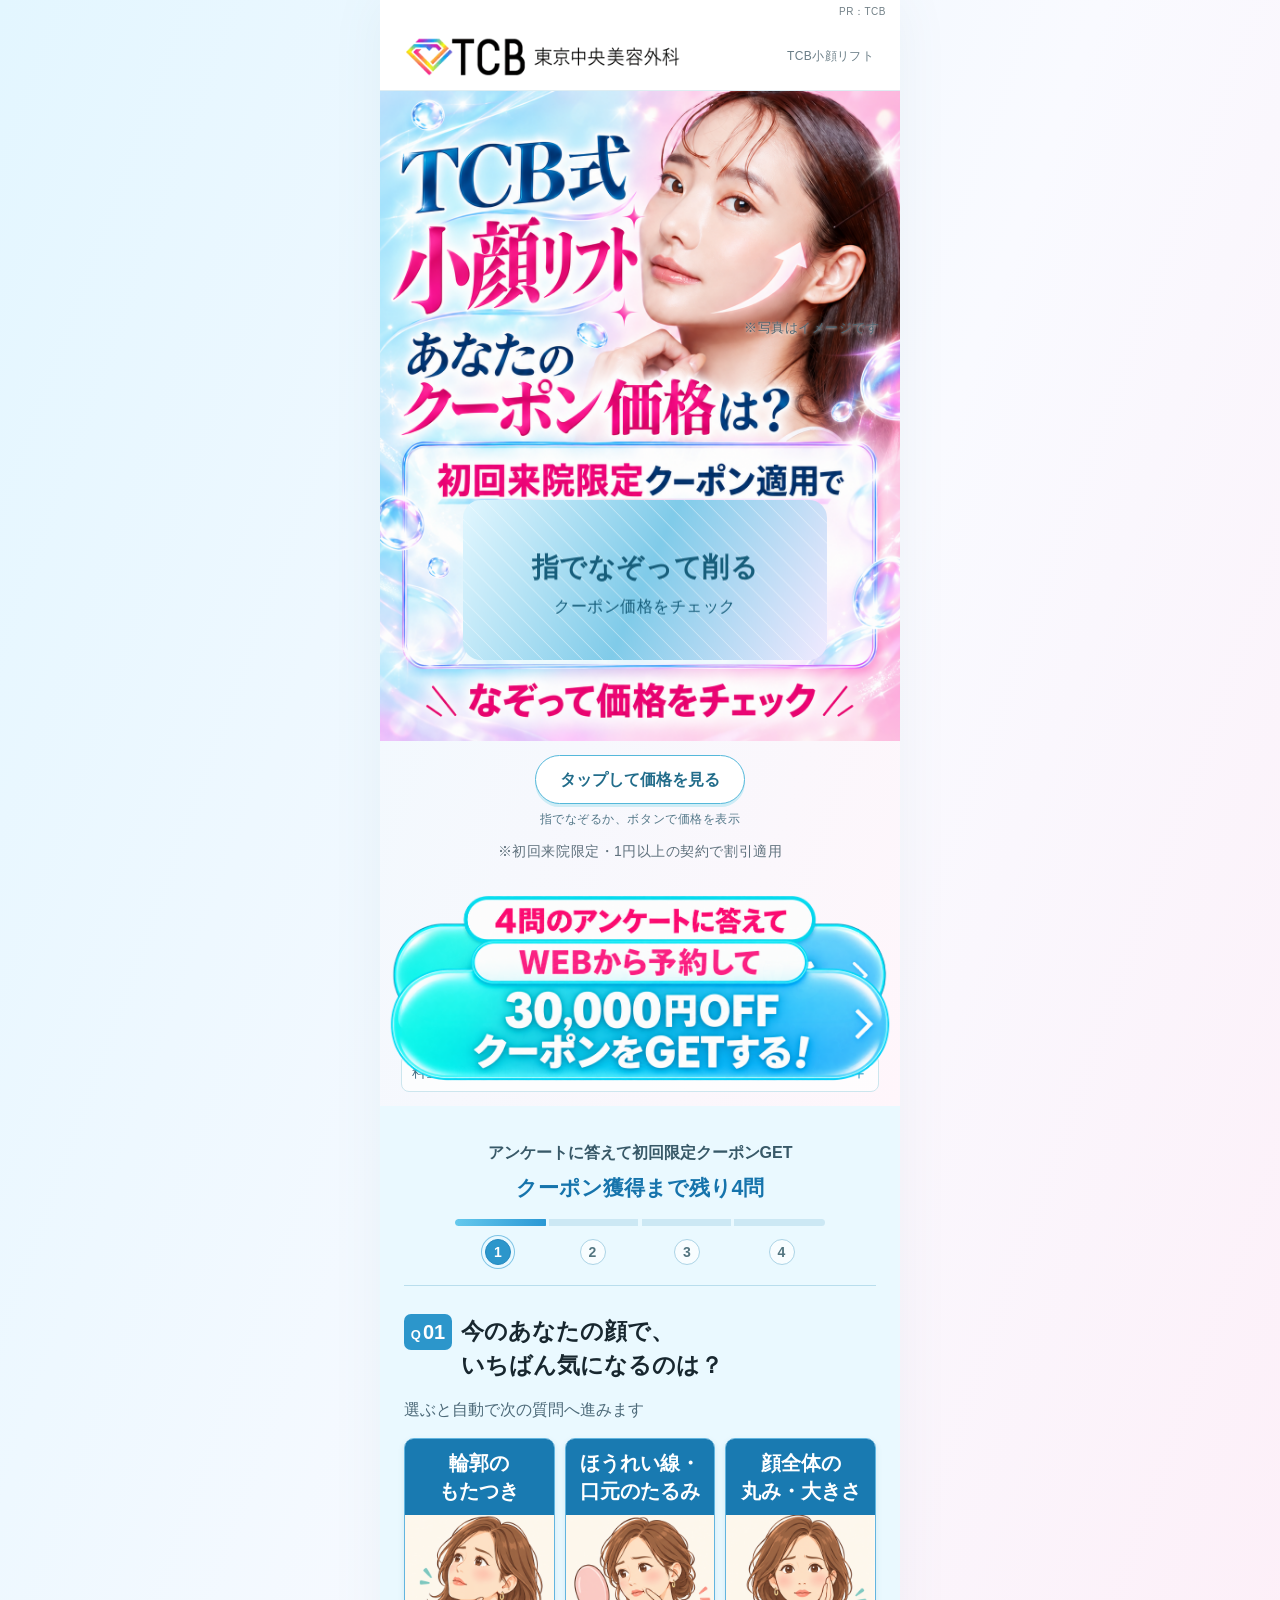
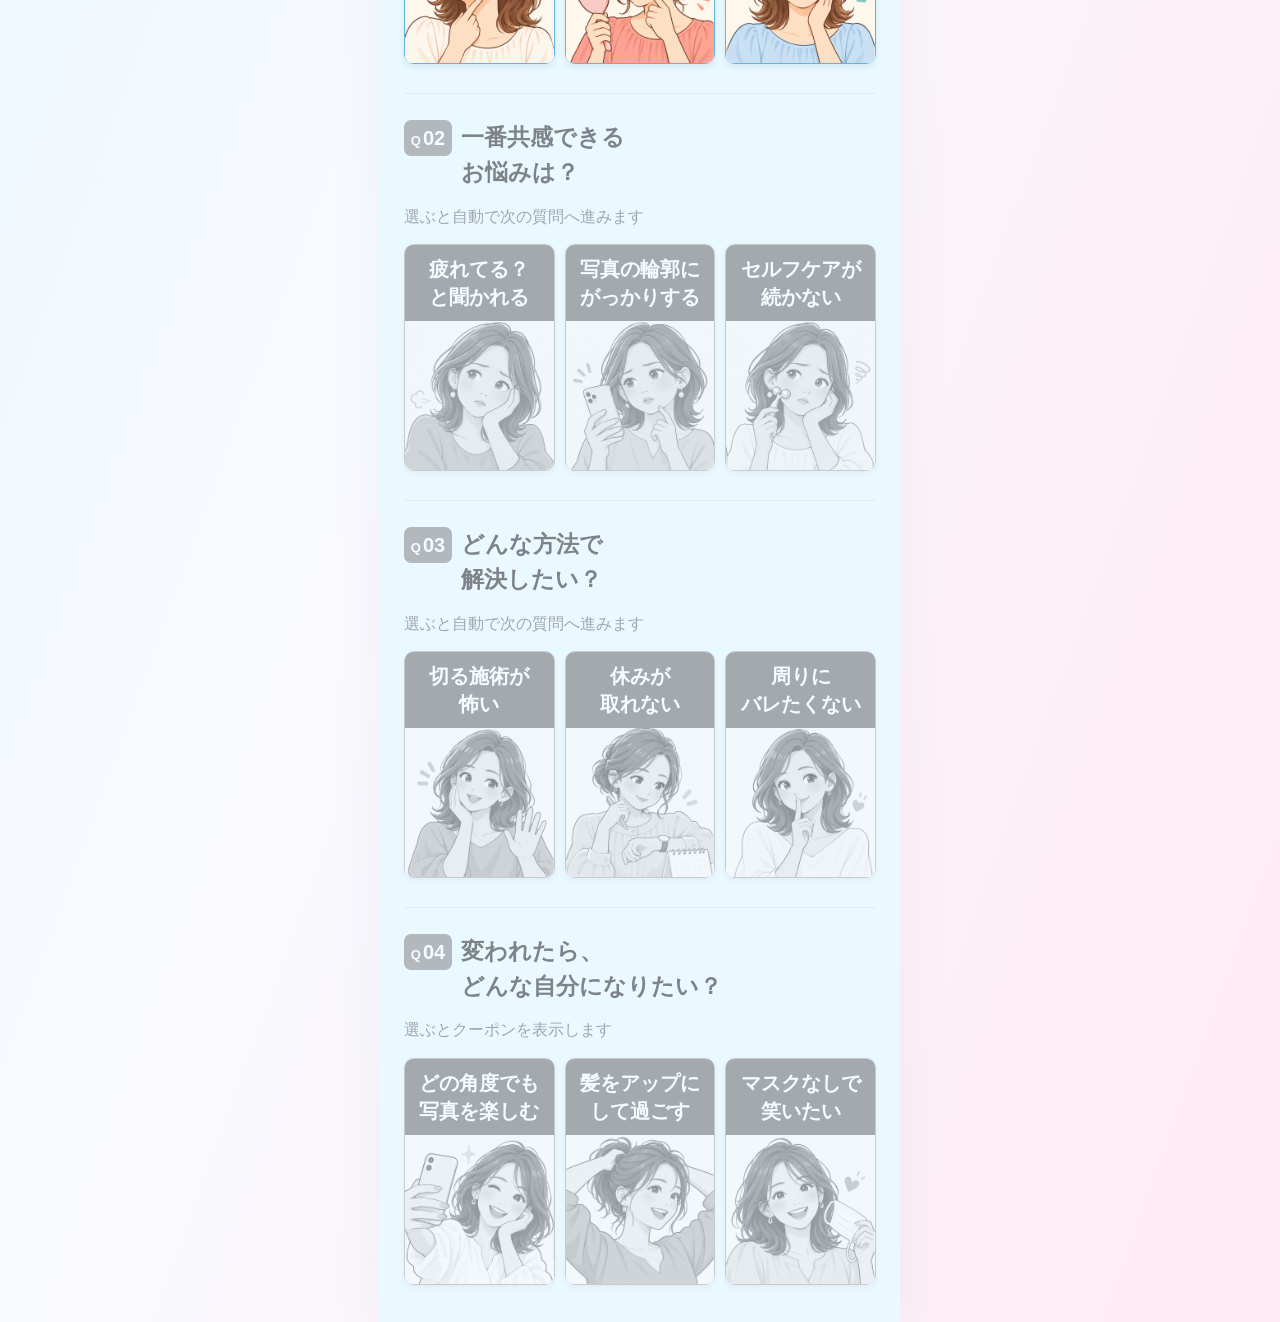
<file: plan5.html>
<!DOCTYPE html>

<html lang="ja">
<head>
<meta charset="utf-8"/>
<meta content="width=device-width, initial-scale=1" name="viewport"/>
<title>案5｜TCB小顔リフト｜画像デザイン版</title>
<meta content="メスを使わない小顔術。タップで回答後、WEB予約限定30,000円OFFクーポン。" name="description"/>
<link href="assets/9e771a79-lp.css" rel="stylesheet"/><link href="assets/85e780d7-ito-body.css" rel="stylesheet"/><link href="assets/d894dd17-tcb-template.css" rel="stylesheet"/><link href="assets/8ef37128-tcb-hero-art.css" rel="stylesheet"/><link href="assets/4cfdd9ff-tcb-progressive.css" rel="stylesheet"/><link href="assets/6c381362-tcb-body-images.css" rel="stylesheet"/><link href="assets/4fcc391f-ito-offer.css" rel="stylesheet"/><link href="assets/9528fad1-ito-dewy.css" rel="stylesheet"/><link href="assets/765aee84-ito-benefit-features.css" rel="stylesheet"/><link href="assets/f555da5e-ito-official-flow.css" rel="stylesheet"/><link href="assets/93b190fc-ito-luna.css" rel="stylesheet"/><link href="assets/4007dec8-ito-review.css" rel="stylesheet"/><link href="assets/fd6b892c-ito-sep25.css" rel="stylesheet"/><link href="assets/6dbf6036-ito-case-prices.css" rel="stylesheet"/><link href="minimal-update.css?v=20261030" rel="stylesheet"/><link href="survey-redesign.css?v=quality20261031" rel="stylesheet"/><link href="image-fv.css?v=quality20261031" rel="stylesheet"/><link href="destination-tone.css?v=quality20261031" rel="stylesheet"/><link href="quality-polish.css?v=footer-mobile20261103" rel="stylesheet"/><link href="original-tone.css?v=20261031" rel="stylesheet"/><link href="juno-art-direction.css?v=cases-stack20261101" rel="stylesheet"/><link href="juno-reference.css?v=auto-next20261103" rel="stylesheet"/><link href="case-comparison.css?v=20261103" rel="stylesheet"/></head>
<body class="theme-ito tcb-template ito-dewy ito-minimal-update" data-plan="5">
<div class="page-wrap">
<p class="ito-pr-label">PR：TCB</p>
<header class="fv tcb-hero ito-survey-hero"><section aria-label="TCB小顔リフトのご案内" class="art-fv art-plan5"><div class="art-fv-brand"><img alt="TCB 東京中央美容外科" height="47" src="assets/tcb-official-logo.webp" width="315"/><span>TCB小顔リフト</span></div><div class="art-fv-visual"><img alt="TCB式小顔リフト。あなたのクーポン価格は？初回来院限定クーポン適用で0円〜（税込）。なぞって価格をチェック。" class="art-fv-image" fetchpriority="high" height="1402" src="assets/art-fv-plan5-juno-v1.png" width="1122"/><small class="art-image-note">※写真はイメージです</small><canvas aria-hidden="true" class="art-scratch"></canvas></div><button class="art-scratch-reveal" type="button">タップして価格を見る</button><p aria-live="polite" class="art-scratch-status">指でなぞるか、ボタンで価格を表示</p><p class="art-fv-condition">※初回来院限定・1円以上の契約で割引適用</p><a aria-label="4問のアンケートをはじめる" class="art-fv-cta" data-art-start="" href="#diagnosis"><img alt="4問のアンケートに答えて クーポンを受け取る" class="art-start-image" height="724" src="assets/cta-survey-juno-v1.png" width="2172"/></a><details class="art-fv-notes"><summary>料金・適用条件・リスクについて</summary><div>※初回来院限定クーポン適用価格。<br/>※1円以上の契約で割引適用。<br/>※期間限定30,000円OFFクーポン適用価格。<br/>※写真・イラストはイメージです（症例写真を除く）。<br/>通常価格：1本13,800円〜20本239,800円（税込）<br/>施術名：TCB小顔リフト<br/>副作用（リスク）：腫れ・痛み・内出血：1週間程度<br/>まれに起こる副作用（リスク）：違和感・感染症・むくみ・しびれ など<br/>※効果には個人差があります</div></details></section></header>
<main aria-label="4問のお悩みアンケート" class="quiz" data-quiz="" id="diagnosis">
<div class="tcb-progress"><div class="tcb-progress__top"><span>アンケートに答えて初回限定クーポンGET</span><span data-step-label="">クーポン獲得まで残り4問</span></div><div class="tcb-progress__track"><span data-tcb-progress=""></span></div><div class="tcb-progress__numbers"><span data-progress-dot="">1</span><span data-progress-dot="">2</span><span data-progress-dot="">3</span><span data-progress-dot="">4</span></div></div>
<section class="quiz-step" data-answer-key="q1" data-step="">
<span class="tcb-question-number"><span class="survey-q-letter">Q</span><span>01</span></span><h2 class="quiz__q" tabindex="-1"><span class="survey-question-line">今のあなたの顔で、</span><span class="survey-question-line">いちばん気になるのは？</span></h2>
<p class="quiz__hint">選ぶと自動で次の質問へ進みます</p><div class="cards">
<div aria-label="輪郭のもたつき" aria-pressed="false" class="card" data-choice-number="1" data-value="A" role="button" tabindex="0">
<div class="card__inner">
<div class="card__face card__front"><span aria-hidden="true" class="survey-art" style="--art-column:0"><img alt="" class="card__img survey-art-sheet" decoding="async" height="724" loading="eager" src="assets/survey-illustrations-q1-pop-v1.png" width="2172"/></span><div class="card__label"><span class="survey-label-two-line"><span>輪郭の</span><span>もたつき</span></span></div>
</div>
<div aria-hidden="true" class="card__face card__back"><div class="card__answer"><div class="card__eyebrow">原因は…</div>
<div class="card__feedback">皮膚が下がって輪郭がぼやけているのかも</div></div><img alt="笑顔の女性" class="card__smile" decoding="async" height="1448" src="assets/45301c4b-smile-opt.webp" width="1086"/>
</div>
</div>
</div>
<div aria-label="ほうれい線・口元のたるみ" aria-pressed="false" class="card" data-choice-number="2" data-value="B" role="button" tabindex="0">
<div class="card__inner">
<div class="card__face card__front"><span aria-hidden="true" class="survey-art" style="--art-column:1"><img alt="" class="card__img survey-art-sheet" decoding="async" height="724" loading="eager" src="assets/survey-illustrations-q1-pop-v1.png" width="2172"/></span><div class="card__label"><span class="survey-label-two-line"><span>ほうれい線・</span><span>口元のたるみ</span></span></div>
</div>
<div aria-hidden="true" class="card__face card__back"><div class="card__answer"><div class="card__eyebrow">原因は…</div>
<div class="card__feedback">肌を支える組織がゆるんできたのかも</div></div><img alt="笑顔の女性" class="card__smile" decoding="async" height="1448" src="assets/45301c4b-smile-opt.webp" width="1086"/>
</div>
</div>
</div>
<div aria-label="顔全体の丸み・大きさ" aria-pressed="false" class="card" data-choice-number="3" data-value="C" role="button" tabindex="0">
<div class="card__inner">
<div class="card__face card__front"><span aria-hidden="true" class="survey-art" style="--art-column:2"><img alt="" class="card__img survey-art-sheet" decoding="async" height="724" loading="eager" src="assets/survey-illustrations-q1-pop-v1.png" width="2172"/></span><div class="card__label"><span class="survey-label-two-line"><span>顔全体の</span><span>丸み・大きさ</span></span></div>
</div>
<div aria-hidden="true" class="card__face card__back"><div class="card__answer"><div class="card__eyebrow">原因は…</div>
<div class="card__feedback">脂肪の“位置”が下がっているのかも</div></div><img alt="笑顔の女性" class="card__smile" decoding="async" height="1448" src="assets/45301c4b-smile-opt.webp" width="1086"/>
</div>
</div>
</div>
</div>
<button class="btn-next" data-next="" disabled="" type="button">次へ進む<span aria-hidden="true"> ↓</span></button>
</section>
<section class="quiz-step" data-answer-key="q2" data-step="">
<span class="tcb-question-number"><span class="survey-q-letter">Q</span><span>02</span></span><h2 class="quiz__q" tabindex="-1"><span class="survey-question-line">一番共感できる</span><span class="survey-question-line">お悩みは？</span></h2>
<p class="quiz__hint">選ぶと自動で次の質問へ進みます</p><div class="cards">
<div aria-label="疲れてる？と聞かれる" aria-pressed="false" class="card" data-choice-number="1" data-value="A" role="button" tabindex="0">
<div class="card__inner">
<div class="card__face card__front"><span aria-hidden="true" class="survey-art" style="--art-column:0"><img alt="" class="card__img survey-art-sheet" decoding="async" height="724" loading="lazy" src="assets/survey-illustrations-q2-pop-v1.png" width="2172"/></span>
<div class="card__label"><span class="survey-label-two-line"><span>疲れてる？</span><span>と聞かれる</span></span></div>
</div>
<div aria-hidden="true" class="card__face card__back">
<img alt="笑顔の女性" class="card__smile" decoding="async" height="1448" src="assets/45301c4b-smile-opt.webp" width="1086"/>
<div class="card__answer"><div class="card__eyebrow">原因は…</div>
<div class="card__feedback">たるみが“疲れ顔”に見せているのかも</div></div>
</div>
</div>
</div>
<div aria-label="写真の輪郭にがっかりする" aria-pressed="false" class="card" data-choice-number="2" data-value="B" role="button" tabindex="0">
<div class="card__inner">
<div class="card__face card__front"><span aria-hidden="true" class="survey-art" style="--art-column:1"><img alt="" class="card__img survey-art-sheet" decoding="async" height="724" loading="lazy" src="assets/survey-illustrations-q2-pop-v1.png" width="2172"/></span>
<div class="card__label"><span class="survey-label-two-line"><span>写真の輪郭に</span><span>がっかりする</span></span></div>
</div>
<div aria-hidden="true" class="card__face card__back">
<img alt="笑顔の女性" class="card__smile" decoding="async" height="1448" src="assets/45301c4b-smile-opt.webp" width="1086"/>
<div class="card__answer"><div class="card__eyebrow">原因は…</div>
<div class="card__feedback">角度じゃなくて“輪郭”の問題かも</div></div>
</div>
</div>
</div>
<div aria-label="セルフケアが続かない" aria-pressed="false" class="card" data-choice-number="3" data-value="C" role="button" tabindex="0">
<div class="card__inner">
<div class="card__face card__front"><span aria-hidden="true" class="survey-art" style="--art-column:2"><img alt="" class="card__img survey-art-sheet" decoding="async" height="724" loading="lazy" src="assets/survey-illustrations-q2-pop-v1.png" width="2172"/></span>
<div class="card__label"><span class="survey-label-two-line"><span>セルフケアが</span><span>続かない</span></span></div>
</div>
<div aria-hidden="true" class="card__face card__back">
<img alt="笑顔の女性" class="card__smile" decoding="async" height="1448" src="assets/45301c4b-smile-opt.webp" width="1086"/>
<div class="card__answer"><div class="card__eyebrow">原因は…</div>
<div class="card__feedback">セルフケアでは届かない層かも</div></div>
</div>
</div>
</div>
</div>
<button class="btn-next" data-next="" disabled="" type="button">次へ進む<span aria-hidden="true"> ↓</span></button>
<button class="btn-prev" data-prev="" type="button">←1つ前の画面へ</button>
</section>
<section class="quiz-step" data-answer-key="q3" data-step="">
<span class="tcb-question-number"><span class="survey-q-letter">Q</span><span>03</span></span><h2 class="quiz__q" tabindex="-1"><span class="survey-question-line">どんな方法で</span><span class="survey-question-line">解決したい？</span></h2>
<p class="quiz__hint">選ぶと自動で次の質問へ進みます</p><div class="cards">
<div aria-label="切る施術が怖い" aria-pressed="false" class="card" data-choice-number="1" data-value="A" role="button" tabindex="0">
<div class="card__inner">
<div class="card__face card__front"><span aria-hidden="true" class="survey-art" style="--art-column:0"><img alt="" class="card__img survey-art-sheet" decoding="async" height="724" loading="lazy" src="assets/survey-illustrations-q3-pop-v1.png" width="2172"/></span>
<div class="card__label"><span class="survey-label-two-line"><span>切る施術が</span><span>怖い</span></span></div>
</div>
<div aria-hidden="true" class="card__face card__back">
<img alt="笑顔の女性" class="card__smile" decoding="async" height="1448" src="assets/45301c4b-smile-opt.webp" width="1086"/>
<div class="card__answer"><div class="card__eyebrow">TCB式なら…</div>
<div class="card__feedback">メスを使わず、糸を入れて引き上げるだけ</div></div>
</div>
</div>
</div>
<div aria-label="休みが取れない" aria-pressed="false" class="card" data-choice-number="2" data-value="B" role="button" tabindex="0">
<div class="card__inner">
<div class="card__face card__front"><span aria-hidden="true" class="survey-art" style="--art-column:1"><img alt="" class="card__img survey-art-sheet" decoding="async" height="724" loading="lazy" src="assets/survey-illustrations-q3-pop-v1.png" width="2172"/></span>
<div class="card__label"><span class="survey-label-two-line"><span>休みが</span><span>取れない</span></span></div>
</div>
<div aria-hidden="true" class="card__face card__back">
<img alt="笑顔の女性" class="card__smile" decoding="async" height="1448" src="assets/45301c4b-smile-opt.webp" width="1086"/>
<div class="card__answer"><div class="card__eyebrow">TCB式なら…</div>
<div class="card__feedback">最短20分・腫れも最小限だから休まなくていい</div></div><small class="ito-note-outside">※個人差があります</small>
</div>
</div>
</div>
<div aria-label="周りにバレたくない" aria-pressed="false" class="card" data-choice-number="3" data-value="C" role="button" tabindex="0">
<div class="card__inner">
<div class="card__face card__front"><span aria-hidden="true" class="survey-art" style="--art-column:2"><img alt="" class="card__img survey-art-sheet" decoding="async" height="724" loading="lazy" src="assets/survey-illustrations-q3-pop-v1.png" width="2172"/></span>
<div class="card__label"><span class="survey-label-two-line"><span>周りに</span><span>バレたくない</span></span></div>
</div>
<div aria-hidden="true" class="card__face card__back">
<img alt="笑顔の女性" class="card__smile" decoding="async" height="1448" src="assets/45301c4b-smile-opt.webp" width="1086"/>
<div class="card__answer"><div class="card__eyebrow">TCB式なら…</div>
<div class="card__feedback">やった感が出にくい</div></div>
</div>
</div>
</div>
</div>
<button class="btn-next" data-next="" disabled="" type="button">次へ進む<span aria-hidden="true"> ↓</span></button>
<button class="btn-prev" data-prev="" type="button">←1つ前の画面へ</button>
</section>
<section class="quiz-step" data-answer-key="q4" data-step="">
<span class="tcb-question-number"><span class="survey-q-letter">Q</span><span>04</span></span><h2 class="quiz__q" tabindex="-1"><span class="survey-question-line">変われたら、</span><span class="survey-question-line">どんな自分になりたい？</span></h2>
<p class="quiz__hint">選ぶとクーポンを表示します</p><div class="cards">
<div aria-label="どの角度でも写真を楽しむ" aria-pressed="false" class="card" data-choice-number="1" data-value="A" role="button" tabindex="0">
<div class="card__inner">
<div class="card__face card__front"><span aria-hidden="true" class="survey-art" style="--art-column:0"><img alt="" class="card__img survey-art-sheet" decoding="async" height="724" loading="lazy" src="assets/survey-illustrations-q4-pop-v1.png" width="2172"/></span><div class="card__label"><span class="survey-label-two-line"><span>どの角度でも</span><span>写真を楽しむ</span></span></div>
</div>
<div aria-hidden="true" class="card__face card__back">
<img alt="笑顔の女性" class="card__smile" decoding="async" height="1448" src="assets/45301c4b-smile-opt.webp" width="1086"/>
<div class="card__answer">
<div class="card__feedback">切らない小顔リフトで理想の輪郭を目指せる♡</div></div>
</div>
</div>
</div>
<div aria-label="髪をアップにして過ごす" aria-pressed="false" class="card" data-choice-number="2" data-value="B" role="button" tabindex="0">
<div class="card__inner">
<div class="card__face card__front"><span aria-hidden="true" class="survey-art" style="--art-column:1"><img alt="" class="card__img survey-art-sheet" decoding="async" height="724" loading="lazy" src="assets/survey-illustrations-q4-pop-v1.png" width="2172"/></span><div class="card__label"><span class="survey-label-two-line"><span>髪をアップに</span><span>して過ごす</span></span></div>
</div>
<div aria-hidden="true" class="card__face card__back">
<img alt="笑顔の女性" class="card__smile" decoding="async" height="1448" src="assets/45301c4b-smile-opt.webp" width="1086"/>
<div class="card__answer">
<div class="card__feedback">切らない小顔リフトで理想の輪郭を目指せる♡</div></div>
</div>
</div>
</div>
<div aria-label="マスクなしで笑いたい" aria-pressed="false" class="card" data-choice-number="3" data-value="C" role="button" tabindex="0">
<div class="card__inner">
<div class="card__face card__front"><span aria-hidden="true" class="survey-art" style="--art-column:2"><img alt="" class="card__img survey-art-sheet" decoding="async" height="724" loading="lazy" src="assets/survey-illustrations-q4-pop-v1.png" width="2172"/></span><div class="card__label"><span class="survey-label-two-line"><span>マスクなしで</span><span>笑いたい</span></span></div>
</div>
<div aria-hidden="true" class="card__face card__back">
<img alt="笑顔の女性" class="card__smile" decoding="async" height="1448" src="assets/45301c4b-smile-opt.webp" width="1086"/>
<div class="card__answer">
<div class="card__feedback">切らない小顔リフトで理想の輪郭を目指せる♡</div></div>
</div>
</div>
</div>
</div>
<button class="btn-next" data-next="" disabled="" type="button">クーポンを確認する<span aria-hidden="true"> ↓</span></button>
<button class="btn-prev" data-prev="" type="button">←1つ前の画面へ</button>
</section>
</main>
<div class="content body-redesign" data-content="" tabindex="-1"><section class="ito-body-fv"><div class="ito-body-fv-crop"><img alt="TCB小顔リフト。2025年度来院数100万人以上。2本25,000円〜が期間限定30,000円OFFクーポン適用で0円〜（税込）。" height="1030" loading="lazy" src="assets/1e3d9953-official-fv.webp" width="750"/><img alt="" aria-hidden="true" class="ito-tax-removal-patch" height="1470" loading="lazy" src="assets/779ba99c-official-fv-tax-removed.webp" width="1070"/></div><a aria-label="WEBから予約して30,000円OFFクーポンをGETする（無料カウンセリング予約）" class="ito-coupon-image-cta" href="https://t-c-b-biyougeka.com/threadlift_young_meta_c#reserve" rel="noopener" target="_blank"><img alt="WEBから予約して 30,000円OFFクーポンをGETする！" height="724" src="assets/cta-reservation-juno-v1.png" width="2172"/></a><details class="ito-update-notes"><summary>注釈・適用条件を確認する</summary><p class="ito-fv-inline-conditions">※初回来院限定クーポン適用価格　※1円以上の契約で割引適用　※画像はイメージです　※個人差があります</p><p class="ito-coupon-note ito-visits-footnote">※2025/1/1〜2025/12/31来院数</p><p class="ito-coupon-note">施術名：TCB小顔リフト｜通常価格：1本13,800円〜20本239,800円（税込）<br/>副作用（リスク）：腫れ・痛み・内出血：1週間程度<br/>まれに起こる副作用（リスク）：違和感・感染症・むくみ・しびれ など<br/>※効果には個人差があります</p></details></section>
<section class="section luna-generated-section" data-body-section="8" id="lift-reasons"><span id="daily-benefits"></span><img alt="" class="luna-generated-art" data-luna-reveal="" height="2950" loading="lazy" src="assets/835ac70d-benefits-final-20260930.png" width="1080"/><div class="luna-readable-copy">TCBの糸リフト。輪郭が変わると、毎日がちょっと変わる！ 01 写る角度より、笑顔を楽しみたい。写真のたびに、角度を探していませんか？ 正面も横顔も。あなたらしさを大切に、理想のフェイスラインを目指せる！ 02 輪郭を気にする朝から、自分を楽しむ朝へ。毎朝、鏡の前で輪郭チェック… フェイスラインの悩みを相談して、自分に合ったケアを見つけるきっかけに。03 隠すためより、好きなメイクを。シェーディングに頼りすぎていませんか？ 輪郭だけにとらわれず、リップやアイメイクを楽しめる私を目指して。※写真はイメージです。効果には個人差があります。</div></section>
<section class="section ito-vivid-cases ito-cases-stacked" data-body-section="10" id="case-gallery">
<h2 class="ito-case-image-title"><img alt="実際の症例をご覧ください" height="724" loading="lazy" src="assets/bdc98d06-case-title.webp" width="2172"/></h2><p class="ito-case-hint">3つの症例をご紹介</p>
<div aria-label="症例写真3件" class="cases cases--stacked" role="region">
<article class="case"><div class="case-number"><span>CASE 01</span><span class="ito-case-comparison">左：施術前 / 右：施術1ヶ月後</span></div><div class="case-ba" role="group" aria-label="左：施術前、右：施術1ヶ月後" style="--case-photo-width:600"><div class="case-ba__panel case-ba__panel--before"><span class="case-ba__label">施術前</span><div class="case-ba__photo"><img class="case-ba__image" src="assets/official-case05.webp" alt="TCB公式のTCB小顔リフト症例・施術前" width="600" height="600" loading="lazy" decoding="async"/></div></div><div class="case-ba__panel case-ba__panel--after"><span class="case-ba__label">施術1ヶ月後</span><div class="case-ba__photo"><img class="case-ba__image" src="assets/official-case05.webp" alt="TCB公式のTCB小顔リフト症例・施術1ヶ月後" width="600" height="600" loading="lazy" decoding="async"/></div></div></div><details class="ito-update-notes"><summary>施術・料金・適用条件の注釈を確認する</summary><div class="case__body"><strong class="ito-case-treatment">施術名：TCB小顔リフト</strong><br/>通常価格：1本13,800円〜20本239,800円（税込）<br/>※症例ごとの施術本数・実際の費用は公式ページに記載されていません。<br/>副作用（リスク）：腫れ・痛み・内出血：1週間程度<br/>まれに起こる副作用（リスク）：違和感・感染症・むくみ・しびれ など<br/>※効果には個人差があります。<br/><a href="https://tcb-beauty.net/menu/facelift_tarumi_04" rel="noopener" target="_blank">TCB公式サイトの症例</a></div></details></article><article class="case"><div class="case-number"><span>CASE 02</span><span class="ito-case-comparison">左：施術前 / 右：施術1ヶ月後</span></div><div class="case-ba" role="group" aria-label="左：施術前、右：施術1ヶ月後" style="--case-photo-width:600"><div class="case-ba__panel case-ba__panel--before"><span class="case-ba__label">施術前</span><div class="case-ba__photo"><img class="case-ba__image" src="assets/official-case01.webp" alt="TCB公式のTCB小顔リフト症例・施術前" width="600" height="600" loading="lazy" decoding="async"/></div></div><div class="case-ba__panel case-ba__panel--after"><span class="case-ba__label">施術1ヶ月後</span><div class="case-ba__photo"><img class="case-ba__image" src="assets/official-case01.webp" alt="TCB公式のTCB小顔リフト症例・施術1ヶ月後" width="600" height="600" loading="lazy" decoding="async"/></div></div></div><details class="ito-update-notes"><summary>施術・料金・適用条件の注釈を確認する</summary><div class="case__body"><strong class="ito-case-treatment">施術名：TCB小顔リフト</strong><br/>通常価格：1本13,800円〜20本239,800円（税込）<br/>※症例ごとの施術本数・実際の費用は公式ページに記載されていません。<br/>副作用（リスク）：腫れ・痛み・内出血：1週間程度<br/>まれに起こる副作用（リスク）：違和感・感染症・むくみ・しびれ など<br/>※効果には個人差があります。<br/><a href="https://tcb-beauty.net/menu/facelift_tarumi_04" rel="noopener" target="_blank">TCB公式サイトの症例</a></div></details></article><article class="case"><div class="case-number"><span>CASE 03</span><span class="ito-case-comparison">左：施術前 / 右：施術後</span></div><div class="case-ba" role="group" aria-label="左：施術前、右：施術後" style="--case-photo-width:623"><div class="case-ba__panel case-ba__panel--before"><span class="case-ba__label">施術前</span><div class="case-ba__photo"><img class="case-ba__image" src="assets/official-case06.webp" alt="TCB公式のTCB小顔リフト症例・施術前" width="623" height="600" loading="lazy" decoding="async"/></div></div><div class="case-ba__panel case-ba__panel--after"><span class="case-ba__label">施術後</span><div class="case-ba__photo"><img class="case-ba__image" src="assets/official-case06.webp" alt="TCB公式のTCB小顔リフト症例・施術後" width="623" height="600" loading="lazy" decoding="async"/></div></div></div><details class="ito-update-notes"><summary>施術・料金・適用条件の注釈を確認する</summary><div class="case__body"><strong class="ito-case-treatment">施術名：TCB小顔リフト</strong><br/>通常価格：1本13,800円〜20本239,800円（税込）<br/>※症例ごとの施術本数・実際の費用は公式ページに記載されていません。<br/>副作用（リスク）：腫れ・痛み・内出血：1週間程度<br/>まれに起こる副作用（リスク）：違和感・感染症・むくみ・しびれ など<br/>※効果には個人差があります。<br/><a href="https://tcb-beauty.net/menu/facelift_tarumi_04" rel="noopener" target="_blank">TCB公式サイトの症例</a></div></details></article>
</div>
</section>
<section class="section ito-offer" data-body-section="12" id="offer"><img alt="赤字覚悟の特別キャンペーン。TCB式小顔リフト。通常価格2本25,000円（税込）、クーポン適用価格0円〜。※初回来院限定クーポン適用価格。※1円以上の契約で割引適用。期間限定キャンペーン、通常25,000円OFFのところ30,000円OFF。" class="ito-designed-art" height="1300" loading="lazy" src="assets/156a8d92-offer-conditions-sep25.webp" width="1210"/><a aria-label="WEBから予約して30,000円OFFクーポンをGETする（無料カウンセリング予約）" class="ito-coupon-image-cta" href="https://t-c-b-biyougeka.com/threadlift_young_meta_c#reserve" rel="noopener" target="_blank"><img alt="WEBから予約して 30,000円OFFクーポンをGETする！" height="724" src="assets/cta-reservation-juno-v1.png" width="2172"/></a><div class="ito-coupon-conditions" role="note" aria-label="クーポンの適用条件"><p class="ito-coupon-note">※初回来院限定クーポン適用価格<br/>※1円以上の契約で割引適用<br/>※カウンセリングは無料です。当日の施術は必須ではありません。</p></div></section>
<section aria-labelledby="ito-flow-title" class="section ito-official-flow" data-body-section="14"><div class="ito-flow-heading"><h2 id="ito-flow-title">予約から施術までの流れ</h2><img alt="FLOW" height="31" loading="lazy" src="assets/9ba34cd6-white__ttl_en.webp" width="750"/></div><div class="ito-flow-carousel" data-flow-carousel=""><div class="ito-flow-stage"><ul aria-label="予約から施術までの流れ、左右にスワイプ" class="ito-flow-track" data-flow-track="" tabindex="0"><li aria-label="1 / 7" aria-roledescription="スライド" class="ito-flow-slide" role="group"><div class="flow__slider_frame">
<div class="flow__slider_img">
<img alt="RESERVATION" height="329" loading="lazy" src="assets/0165a175-white_step01_img.webp" width="570"/>
</div>
<h3>カウンセリング予約</h3>
<p>
<span>カウンセリングはすべて無料</span>で行っておりますので、お気軽にご利用いただけます。ご予約は<span>Web予約・LINE予約</span>にて、簡単に行うことができます。「施術をするかわからないけど、カウンセリングだけでも受けてみたい」という方も、無料ですので気兼ねなくご連絡ください。
                </p>
</div></li><li aria-label="2 / 7" aria-roledescription="スライド" class="ito-flow-slide" role="group"><div class="flow__slider_frame">
<div class="flow__slider_img">
<img alt="COUNSELING" height="329" loading="lazy" src="assets/473e34c8-white_step02_img01.webp" width="570"/>
</div>
<h3>美容カウンセラーとの<br/>カウンセリング</h3>
<p>
                    ご来院当日、受付を済ませた後、<span>専任の美容カウンセラーによるカウンセリング</span>を受けていただきます。患者様の現状のお悩みから、施術に対する不安や疑問点など、<span>気になることは何でもご相談ください。</span>
</p>
</div></li><li aria-label="3 / 7" aria-roledescription="スライド" class="ito-flow-slide" role="group"><div class="flow__slider_frame">
<div class="flow__slider_img">
<img alt="COUNSELING" height="329" loading="lazy" src="assets/afff5f2e-step02_img02.webp" width="570"/>
</div>
<p>
                    また、ドクターに質問しにくいことなども、美容カウンセラーが承ります。<br/>
<br/>
                    グレードの詳細や料金のお支払方法など、具体的な内容も美容カウンセラーよりお話しさせていただきます。
                </p>
</div></li><li aria-label="4 / 7" aria-roledescription="スライド" class="ito-flow-slide" role="group"><div class="flow__slider_frame">
<div class="flow__slider_img">
<img alt="PRIMARY DOCTOR" height="329" loading="lazy" src="assets/f72ea7fc-white_step03_img01.webp" width="570"/>
</div>
<h3>担当ドクターとの<br/>カウンセリング<br/>（シミュレーションを含む）</h3>
<p>
                    シミュレーションから施術まで、<span>担当ドクターが一貫して行います。</span>美容カウンセラーにお伝えし忘れたことなどありましたら、担当ドクターにご相談ください。ご自身がなりたい理想のイメージをお伝えください。
                </p>
</div></li><li aria-label="5 / 7" aria-roledescription="スライド" class="ito-flow-slide" role="group"><div class="flow__slider_frame">
<div class="flow__slider_img">
<img alt="PRIMARY DOCTOR" height="329" loading="lazy" src="assets/74f90854-step03_img02.webp" width="570"/>
</div>
<p>
                    シミュレーションを通してイメージの共有を行い、患者様の理想の形にするために、現在の形状やご予算を踏まえて、<span>一人一人に合ったプランをご提案いたします。</span>シミュレーションの結果は、ご自身のスマホなどで撮影したものを持ち帰り、ゆっくり検討いただくことができます。<span>何度でもシミュレーションは可能</span>ですので、ご納得いただけるまで受けていただいて構いません
                </p>
</div></li><li aria-label="6 / 7" aria-roledescription="スライド" class="ito-flow-slide" role="group"><div class="flow__slider_frame">
<div class="flow__slider_img">
<img alt="CONTRACT" height="329" loading="lazy" src="assets/8e0e0324-white_step04_img.webp" width="570"/>
</div>
<h3>ご契約</h3>
<p>
                    じっくりお考えいただき、施術プランやダウンタイム、施術におけるリスクなど、<span>ご納得いただけましたらご契約</span>となります。空き状況によって、<span>カウンセリングの当日に施術を受けていただくことができます</span>ので、ご希望の際はお伝えください。後日、施術を受けられる場合は、ご都合の良い日程でご予約いただく流れとなります。
                </p>
</div></li><li aria-label="7 / 7" aria-roledescription="スライド" class="ito-flow-slide" role="group"><div class="flow__slider_frame">
<div class="flow__slider_img">
<img alt="AFTER CARE" height="329" loading="lazy" src="assets/cc4dc39e-step-after_care_img.webp" width="570"/>
</div>
<h3>術後のアフターケア</h3>
<p>
                    施術後、<span>今後の経過やケアの方法などをお伝えいたします。</span>また、経過観察として後日ご来院いただく場合があります。
                </p>
</div></li></ul><button aria-label="前のSTEPへ" class="ito-flow-arrow ito-flow-prev" data-flow-prev="" disabled="" type="button"></button><button aria-label="次のSTEPへ" class="ito-flow-arrow ito-flow-next" data-flow-next="" type="button"></button></div><div aria-label="STEPのページ送り" class="ito-flow-dots"><button aria-current="true" aria-label="1枚目のSTEPを表示" data-flow-dot="0" type="button"></button><button aria-current="false" aria-label="2枚目のSTEPを表示" data-flow-dot="1" type="button"></button><button aria-current="false" aria-label="3枚目のSTEPを表示" data-flow-dot="2" type="button"></button><button aria-current="false" aria-label="4枚目のSTEPを表示" data-flow-dot="3" type="button"></button><button aria-current="false" aria-label="5枚目のSTEPを表示" data-flow-dot="4" type="button"></button><button aria-current="false" aria-label="6枚目のSTEPを表示" data-flow-dot="5" type="button"></button><button aria-current="false" aria-label="7枚目のSTEPを表示" data-flow-dot="6" type="button"></button></div></div></section><section aria-labelledby="final-reservation-title" class="ito-final-reservation"><p class="ito-final-eyebrow">まずは、無料カウンセリングから</p><h2 id="final-reservation-title">あなたに合う小顔ケアを、<br/>一緒に考えませんか。</h2><a aria-label="WEBから予約して30,000円OFFクーポンをGETする（無料カウンセリング予約）" class="ito-coupon-image-cta" href="https://t-c-b-biyougeka.com/threadlift_young_meta_c#reserve" rel="noopener" target="_blank"><img alt="WEBから予約して 30,000円OFFクーポンをGETする！" height="724" src="assets/cta-reservation-juno-v1.png" width="2172"/></a><p class="ito-final-note">カウンセリングは無料です。当日の施術は必須ではありません。</p><div class="ito-coupon-conditions" role="note" aria-label="クーポンの適用条件"><p class="ito-coupon-note">※初回来院限定クーポン適用価格<br/>※1円以上の契約で割引適用<br/>※カウンセリングは無料です。当日の施術は必須ではありません。</p></div></section>
</div>
<details class="ito-update-notes"><summary>施術・料金・適用条件の注釈を確認する</summary><section class="legal" data-body-section="17">施術名：TCB小顔リフト<br/>施術内容：たるんだ皮膚を糸で引き上げてリフトアップし、しわを改善する施術です。<br/>副作用（リスク）：腫れ・痛み・内出血：1週間程度<br/>まれに起こる副作用（リスク）：違和感・感染症・むくみ・しびれ など<br/>※効果には個人差があります<br/>※本数は医師の診察で決定します。診断結果は医学的な診断ではありません。
      </section></details>
<footer class="page-footer"><div class="tcb-footer-brand"><img alt="TCB 東京中央美容外科" class="page-footer__logo" loading="lazy" src="assets/tcb-official-logo.webp"/></div><a class="ito-footer-company-link" href="https://enter-key.co.jp/company?squadbeyond_uid=3cf58f2e-cf1a-4b47-a1f3-5f6f148b6cc2&amp;sb_article_uid=qfKDOyYJJNjdngxaRUbGA" rel="noopener" target="_blank">運営会社</a></footer>
</div>
<script src="assets/b6401442-ito-survey.js?v=auto-next20261103"></script>
<noscript><p class="no-script">診断にはJavaScriptが必要です。ブラウザの設定で有効にしてください。</p></noscript>
<script src="assets/d0a99d02-tcb-case-autoplay.js?v=cases-stack20261101"></script>
<script src="assets/f33a07ea-tcb-template.js"></script><script src="assets/15a8c400-ito-official-flow.js"></script><div class="sticky-cta" data-sticky-cta=""><a aria-label="WEBから予約して30,000円OFFクーポンをGETする（無料カウンセリング予約）" class="btn-cta ito-sparkle-cta ito-image-cta" href="https://t-c-b-biyougeka.com/threadlift_young_meta_c#reserve" rel="noopener" target="_blank"><img alt="WEBから予約して 30,000円OFFクーポンをGETする！" height="724" src="assets/cta-reservation-juno-v1.png" width="2172"/></a></div>
<script src="assets/0c0a649d-ito-benefit-motion.js"></script>
<script src="survey-redesign.js?v=two-line20261101"></script><script src="image-fv.js?v=juno20261031"></script><script src="quality-polish.js?v=footer-mobile20261103"></script><script src="juno-reference.js?v=20261031"></script></body>
</html>
</file>
<file: assets/9e771a79-lp.css>
@charset "utf-8";

*,
*::before,
*::after {
  box-sizing: border-box;
}

:root {
  --base-width: 375;
  --max-width: 540;
  --frame-width: 540px;
  --base-font-size: 10;
  --max-font-size: calc((var(--base-font-size) / var(--base-width)) * var(--max-width) * 1px);
  --pink: #f28aa0;
  --pink-deep: #e56b86;
  --peach: #fde5df;
  --cream: #fff8f5;
  --yellow: #ffe566;
  --brown: #8b5e3c;
  --sky: #9fd4e8;
  --ink: #242424;
  --muted: #777;
  --line: #f0cfc6;
  --radius: 1.2rem;
}

html {
  /* スマホ幅540px前提でフォントサイズも固定 */
  font-size: clamp(10px, 2.667vw, 14.4px);
  scroll-behavior: smooth;
  -webkit-text-size-adjust: 100%;
}

body,
h1,
h2,
h3,
h4,
p,
ul,
ol,
figure {
  margin: 0;
}

ul,
ol {
  list-style: none;
  padding: 0;
}

body {
  min-height: 100vh;
  background: var(--peach);
  color: var(--ink);
  font-family: "Hiragino Kaku Gothic ProN", "Hiragino Sans", "Noto Sans JP", sans-serif;
  font-size: 1.26rem;
  letter-spacing: 0.06rem;
  line-height: 1.6;
}

img,
video {
  display: block;
  width: 100%;
  height: auto;
}

button {
  font: inherit;
  border: none;
  background: none;
  cursor: pointer;
  padding: 0;
}

a {
  color: inherit;
  text-decoration: none;
}

.page-wrap {
  width: min(100%, var(--frame-width));
  max-width: min(100%, var(--frame-width));
  margin: 0 auto;
  background: var(--cream);
  min-height: 100vh;
  position: relative;
  overflow-x: hidden;
}

/* ===== FV ===== */
.fv {
  position: relative;
  color: #fff;
  background: linear-gradient(160deg, #f7b7c3 0%, #e8899c 45%, #d46b86 100%);
  overflow: hidden;
}

.fv__bg {
  position: absolute;
  inset: 0;
  background:
    radial-gradient(circle at 20% 20%, rgba(255, 255, 255, 0.28), transparent 45%),
    radial-gradient(circle at 80% 10%, rgba(255, 230, 180, 0.35), transparent 40%);
  pointer-events: none;
}

.fv__inner {
  position: relative;
  z-index: 1;
  padding: 1.6rem 1.6rem 2.4rem;
}

.fv__ribbon {
  display: inline-block;
  background: rgba(255, 255, 255, 0.92);
  color: var(--pink-deep);
  font-weight: 700;
  font-size: 1.17rem;
  padding: 0.6rem 1.4rem;
  border-radius: 999px;
  margin-bottom: 1.4rem;
}

.fv__title {
  font-size: 2.52rem;
  line-height: 1.25;
  font-weight: 800;
  letter-spacing: 0.04rem;
  text-shadow: 0 1px 0 rgba(0, 0, 0, 0.08);
}

.fv__title em {
  font-style: normal;
  font-size: 3.06rem;
  color: #fff7c8;
}

.fv__sub {
  margin-top: 1rem;
  font-size: 1.35rem;
  opacity: 0.95;
}

.fv__badge {
  margin-top: 1.4rem;
  background: var(--sky);
  color: #124;
  text-align: center;
  font-weight: 700;
  font-size: 1.26rem;
  padding: 0.8rem 1rem;
  border-radius: 0.8rem;
}

.fv__prices {
  display: grid;
  grid-template-columns: 1fr 1.2fr 1fr;
  gap: 0.6rem;
  margin-top: 1.4rem;
  align-items: stretch;
}

.fv__price {
  border-radius: 1rem;
  padding: 1rem 0.6rem;
  text-align: center;
  font-weight: 700;
  line-height: 1.35;
  display: flex;
  flex-direction: column;
  justify-content: center;
  min-height: 8.4rem;
}

.fv__price--ticket {
  background: #6f4a30;
  color: #fff;
  font-size: 1.1rem;
}

.fv__price--coupon {
  background: var(--yellow);
  color: #5a3a00;
  font-size: 1.1rem;
}

.fv__price--coupon strong {
  display: block;
  font-size: 1.98rem;
  line-height: 1.1;
  margin-top: 0.3rem;
}

.fv__price--cta {
  background: var(--pink-deep);
  color: #fff;
  font-size: 1.1rem;
  text-decoration: underline;
  text-underline-offset: 0.25rem;
}

.fv__note {
  margin-top: 1rem;
  font-size: 1.1rem;
  opacity: 0.85;
  line-height: 1.45;
}

.fv__media {
  margin-top: 1.4rem;
  border-radius: 1.2rem;
  overflow: hidden;
  aspect-ratio: 16 / 10;
  background: rgba(0, 0, 0, 0.15);
  display: grid;
  place-items: center;
  font-size: 1.1rem;
  font-weight: 700;
  letter-spacing: 0.08rem;
}

.fv__media img,
.fv__media video {
  width: 100%;
  height: 100%;
  object-fit: cover;
}

/* ===== Diagnosis ===== */
.quiz {
  padding: 2rem 1.6rem 3rem;
}

.quiz__progress {
  display: flex;
  gap: 0.5rem;
  margin-bottom: 1.6rem;
}

.quiz__dot {
  flex: 1;
  height: 0.6rem;
  border-radius: 999px;
  background: #efd2cb;
}

.quiz__dot.is-on {
  background: var(--pink);
}

.quiz__dot.is-gift.is-on {
  background: linear-gradient(90deg, var(--pink), #f7c948);
}

.quiz-step {
  display: none;
}

.quiz-step.is-active {
  display: block;
  animation: fadeIn 0.25s ease;
}

@keyframes fadeIn {
  from {
    opacity: 0;
    transform: translateY(6px);
  }
  to {
    opacity: 1;
    transform: none;
  }
}

.quiz__remain {
  display: inline-block;
  background: #fff;
  border: 1px solid var(--line);
  color: var(--pink-deep);
  font-weight: 700;
  font-size: 1.1rem;
  padding: 0.5rem 1rem;
  border-radius: 999px;
  margin-bottom: 1rem;
}

.quiz__q {
  font-size: 1.8rem;
  font-weight: 800;
  line-height: 1.35;
  margin-bottom: 1.6rem;
}

.cards {
  display: grid;
  gap: 1.2rem;
}

.card {
  perspective: 1200px;
  cursor: pointer;
}

.card__inner {
  position: relative;
  min-height: 28rem;
  transform-style: preserve-3d;
  transition: transform 0.45s ease;
  border-radius: 1.4rem;
  box-shadow: 0 0.6rem 1.6rem rgba(180, 90, 110, 0.12);
}

.card.is-active .card__inner {
  transform: rotateY(180deg);
}

.card.is-dim .card__inner {
  opacity: 0.45;
  filter: grayscale(0.2);
}

.card__face {
  position: absolute;
  inset: 0;
  backface-visibility: hidden;
  -webkit-backface-visibility: hidden;
  border-radius: 1.4rem;
  overflow: hidden;
  display: flex;
  flex-direction: column;
  justify-content: flex-end;
}

.card__front {
  background: #fff;
  border: 2px solid transparent;
  padding: 0;
}

.card.is-active .card__front {
  border-color: var(--pink);
}

.card__img {
  position: absolute;
  inset: 0;
  width: 100%;
  height: 100%;
  object-fit: cover;
  object-position: center top;
}

.card__back {
  background: linear-gradient(160deg, #fff7c8 0%, #ffe0ea 100%);
  transform: rotateY(180deg);
  padding: 1.6rem;
  justify-content: center;
  align-items: center;
  text-align: center;
}

.card__label {
  position: relative;
  z-index: 1;
  width: 100%;
  font-size: 1.395rem;
  font-weight: 800;
  line-height: 1.35;
  text-align: center;
  color: #fff;
  background: linear-gradient(180deg, transparent 0%, rgba(163, 84, 118, 0.92) 35%);
  padding: 2.4rem 1.2rem 1.4rem;
}

.card__eyebrow {
  font-size: 1.1rem;
  font-weight: 700;
  color: var(--pink-deep);
  margin-bottom: 0.6rem;
}

.card__feedback {
  font-size: 1.44rem;
  font-weight: 700;
  line-height: 1.4;
}

.card__art {
  position: absolute;
  top: 1.2rem;
  right: 1.2rem;
  width: 5.6rem;
  height: 5.6rem;
  border-radius: 50%;
  background: rgba(255, 255, 255, 0.7);
  display: grid;
  place-items: center;
  font-size: 1.98rem;
}

.btn-next {
  display: block;
  width: 100%;
  margin-top: 2rem;
  background: linear-gradient(180deg, #f39aaf 0%, var(--pink-deep) 100%);
  color: #fff;
  font-size: 1.62rem;
  font-weight: 800;
  padding: 1.5rem 1rem;
  border-radius: 999px;
  box-shadow: 0 0.8rem 0 #c24f6b;
}

.btn-next:active {
  transform: translateY(2px);
  box-shadow: 0 0.4rem 0 #c24f6b;
}

.btn-prev {
  display: block;
  margin: 1.4rem auto 0;
  color: var(--muted);
  font-size: 1.17rem;
  text-decoration: underline;
}

/* ===== Result / Content ===== */
.content {
  display: none;
}

.content.is-visible {
  display: block;
}

.section {
  padding: 3.2rem 1.8rem;
  border-top: 1px solid var(--line);
}

.section--alt {
  background: #fff;
}

.section__eyebrow {
  display: inline-block;
  color: var(--pink-deep);
  font-weight: 700;
  font-size: 1.1rem;
  margin-bottom: 0.8rem;
}

.section__title {
  font-size: 1.98rem;
  font-weight: 800;
  line-height: 1.35;
  margin-bottom: 1.2rem;
}

.section__lead {
  font-size: 1.305rem;
  margin-bottom: 1.8rem;
}

.section__note {
  margin-top: 1.2rem;
  font-size: 1.1rem;
  color: var(--muted);
}

.result {
  text-align: center;
  background: linear-gradient(180deg, #fff 0%, #ffeef2 100%);
}

.result__type {
  display: inline-block;
  background: #fff;
  border: 2px solid var(--pink);
  color: var(--pink-deep);
  font-size: 1.62rem;
  font-weight: 800;
  padding: 1rem 1.4rem;
  border-radius: 1.2rem;
  margin: 0.8rem 0 1.2rem;
}

.result__guide {
  margin-top: 1.8rem;
  font-weight: 700;
  color: var(--pink-deep);
}

.result__extra {
  margin-top: 1.4rem;
  padding: 1.4rem;
  background: #fff;
  border: 1px solid var(--line);
  border-radius: var(--radius);
  font-weight: 700;
  line-height: 1.55;
}

.section__media {
  margin: 0 0 1.8rem;
  border-radius: var(--radius);
  overflow: hidden;
}

.section__media--sm {
  max-width: 28rem;
  margin-left: auto;
  margin-right: auto;
}

.type-card--blue {
  border-left: 4px solid #5b8fc7;
}

.type-card--brown {
  border-left: 4px solid #a67b3a;
}

.type-card--black {
  border-left: 4px solid #3a3a42;
}

.steps {
  display: grid;
  gap: 1.2rem;
}

.step {
  background: #fff;
  border-radius: var(--radius);
  padding: 1.6rem;
  border: 1px solid var(--line);
}

.step__label {
  color: var(--pink-deep);
  font-weight: 800;
  font-size: 1.17rem;
  margin-bottom: 0.5rem;
}

.step__title {
  font-size: 1.44rem;
  font-weight: 800;
  margin-bottom: 0.6rem;
}

.reason-list,
.type-list,
.doctor-grid,
.flow-list,
.benefit-list {
  display: grid;
  gap: 1.2rem;
}

.reason,
.type-card,
.flow-item,
.benefit-card {
  background: #fff;
  border: 1px solid var(--line);
  border-radius: var(--radius);
  padding: 1.6rem;
}

.reason__num,
.flow-item__num {
  color: var(--pink-deep);
  font-weight: 800;
  margin-bottom: 0.5rem;
}

.reason__title,
.type-card__title,
.flow-item__title,
.benefit-card__eyebrow {
  font-weight: 800;
  font-size: 1.395rem;
  margin-bottom: 0.6rem;
}

.benefit-card {
  background: linear-gradient(135deg, #fff 0%, #ffe8ef 100%);
}

.benefit-card__text {
  font-size: 1.53rem;
  font-weight: 800;
  line-height: 1.35;
}

.accordion details {
  background: #fff;
  border: 1px solid var(--line);
  border-radius: var(--radius);
  padding: 1.2rem 1.4rem;
  margin-bottom: 0.8rem;
}

.accordion summary {
  font-weight: 800;
  cursor: pointer;
  list-style: none;
}

.accordion summary::-webkit-details-marker {
  display: none;
}

.accordion summary::after {
  content: "+";
  float: right;
  color: var(--pink-deep);
}

.accordion details[open] summary::after {
  content: "−";
}

.accordion details p {
  margin-top: 1rem;
  color: #444;
}

.qa-open .qa-item {
  background: #fff;
  border: 1px solid var(--line);
  border-radius: var(--radius);
  padding: 1.4rem;
  margin-bottom: 1rem;
}

.qa-open .qa-item__q {
  font-weight: 800;
  color: var(--pink-deep);
  margin-bottom: 0.6rem;
}

.cases {
  display: grid;
  gap: 1.2rem;
}

.cases--swipe {
  display: grid;
  grid-auto-flow: column;
  grid-auto-columns: min(88%, 34rem);
  gap: 1.2rem;
  overflow-x: auto;
  scroll-snap-type: x mandatory;
  padding-bottom: 0.6rem;
  -webkit-overflow-scrolling: touch;
}

.cases--swipe .case {
  scroll-snap-align: start;
}

.case {
  background: #fff;
  border-radius: var(--radius);
  overflow: hidden;
  border: 1px solid var(--line);
}

.case__visual {
  aspect-ratio: 4 / 5;
  background: linear-gradient(135deg, #f3d0d8, #f8e8c8);
  display: grid;
  place-items: center;
  font-weight: 800;
  color: #7a4050;
  overflow: hidden;
}

.case__visual img {
  width: 100%;
  height: 100%;
  object-fit: cover;
}

.case__body {
  padding: 1.2rem 1.4rem 1.4rem;
  font-size: 1.1rem;
  color: #555;
  line-height: 1.5;
}

.offer {
  background: #fff5e8;
  text-align: center;
}

.offer__en {
  letter-spacing: 0.2rem;
  color: var(--brown);
  font-weight: 700;
  margin-bottom: 0.8rem;
}

.offer__name {
  font-size: 1.62rem;
  font-weight: 800;
}

.offer__price {
  margin: 1rem 0;
  font-size: 3.06rem;
  font-weight: 900;
  color: var(--pink-deep);
  line-height: 1;
}

.offer__coupon {
  display: inline-block;
  background: var(--yellow);
  color: #5a3a00;
  font-weight: 800;
  padding: 1rem 1.4rem;
  border-radius: 1rem;
  margin-bottom: 1rem;
}

.offer__extra {
  margin-bottom: 1.6rem;
  font-weight: 700;
}

.btn-cta {
  display: block;
  width: 100%;
  background: linear-gradient(180deg, #ff7f9a 0%, #e24f6f 100%);
  color: #fff;
  font-weight: 800;
  font-size: 1.53rem;
  line-height: 1.35;
  padding: 1.6rem 1.2rem;
  border-radius: 1.4rem;
  box-shadow: 0 0.8rem 0 #b83a55;
}

.btn-cta:active {
  transform: translateY(2px);
  box-shadow: 0 0.4rem 0 #b83a55;
}

.trust-doctors {
  display: grid;
  grid-template-columns: repeat(2, 1fr);
  gap: 0.8rem;
}

.doctor {
  background: #fff;
  border: 1px solid var(--line);
  border-radius: var(--radius);
  padding: 1.2rem;
  text-align: center;
}

.doctor__avatar {
  width: 6.4rem;
  height: 6.4rem;
  border-radius: 50%;
  margin: 0 auto 0.8rem;
  background: linear-gradient(135deg, #f7c3ce, #f0d9a8);
  object-fit: cover;
  display: block;
}

.doctor__name {
  font-weight: 800;
  font-size: 1.215rem;
}

.clinic-count {
  margin-top: 1.6rem;
  background: #fff;
  border-radius: var(--radius);
  padding: 1.4rem;
  border: 1px solid var(--line);
}

.clinic-count strong {
  display: block;
  font-size: 1.8rem;
  color: var(--pink-deep);
  margin-bottom: 0.6rem;
}

.clinic-count ul {
  display: grid;
  grid-template-columns: repeat(2, 1fr);
  gap: 0.4rem 1rem;
  font-size: 1.1rem;
}

.final {
  background: linear-gradient(180deg, #ffe8ef 0%, #fff 100%);
  text-align: center;
}

.legal {
  padding: 2rem 1.8rem 10rem;
  background: #2b2b2b;
  color: #ddd;
  font-size: 1.1rem;
  line-height: 1.55;
}

.page-footer {
  display: flex;
  justify-content: center;
  gap: 1.6rem;
  padding: 1.4rem;
  background: #1f1f1f;
  color: #aaa;
  font-size: 1.1rem;
}

/* sticky CTA: only after benefits */
.sticky-cta {
  position: fixed;
  left: 50%;
  bottom: 0;
  transform: translateX(-50%) translateY(110%);
  width: min(100%, var(--frame-width));
  max-width: min(100%, var(--frame-width));
  padding: 1rem 1.2rem calc(1rem + env(safe-area-inset-bottom));
  background: rgba(255, 248, 245, 0.94);
  backdrop-filter: blur(8px);
  border-top: 1px solid var(--line);
  z-index: 40;
  transition: transform 0.25s ease;
}

.sticky-cta.is-show {
  transform: translateX(-50%) translateY(0);
}

.sticky-cta .btn-cta {
  font-size: 1.305rem;
  padding: 1.2rem;
  box-shadow: none;
}

.theme-kuma .fv {
  background: linear-gradient(160deg, #d9b4c4 0%, #b97993 45%, #8f4f6d 100%);
}

.theme-kuma .fv__ribbon {
  color: #8f4f6d;
}

.theme-kuma {
  --pink: #c87998;
  --pink-deep: #a35476;
}

/* Reference refinement: vivid pink, conversation prompts, compact choice cards. */
:root { --pink: #ff4785; --pink-deep: #ce245d; --peach: #fff0f5; --cream: #fff6f8; --line: #f3d9e2; --ink: #302a30; --muted: #71616b; }
.theme-kuma { --pink: #ea4885; --pink-deep: #bc295e; }
body { background: radial-gradient(ellipse at top, #fff 0, #fff0f5 65%); font-size: 1.44rem; letter-spacing: .025em; }
.page-wrap { box-shadow: 0 0 65px #7e345415; }
[hidden] { display: none !important; }
.brand-header { display: flex; align-items: center; justify-content: space-between; gap: 1rem; padding: 1.2rem 1.6rem; background: #fff; border-bottom: 1px solid var(--line); }
.brand-header img { width: 12rem; height: auto; }
.brand-header span { font-size: 1.1rem; color: #755967; }
.fv, .theme-kuma .fv { color: var(--ink); background: radial-gradient(ellipse at 90% 5%, #fff 5%, transparent 50%), linear-gradient(135deg, #ffe4ee, #fff6f8 55%, #ffd3e3); }
.fv__inner { padding: 2.2rem 1.6rem 1.6rem; text-align: center; }
.fv__ribbon { color: var(--pink-deep); border: 1px solid #ffc5d8; font-size: 1.17rem; margin-bottom: 1.1rem; }
.fv__title { font-size: 2.43rem; line-height: 1.5; letter-spacing: -.025em; text-shadow: none; }
.fv__title em { color: var(--pink-deep); font-size: 3.15rem; background: linear-gradient(transparent 72%, #fff 72%); }
.fv__sub { font-size: 1.35rem; color: #75525f; }
.fv__badge { background: #fff9; color: #6b495b; border-radius: 0; border-block: 1px solid #e8b6c8; font-size: 1.17rem; }
.fv__prices { grid-template-columns: 1fr 1.3fr; gap: 0; border: 1px solid #d9b573; border-radius: 1rem; background: #fffae9; overflow: hidden; }
.fv__price { border-radius: 0; min-height: 7.4rem; }
.fv__price--ticket { background: #fff9ec; color: #73552a; font-size: 1.1rem; }
.fv__price--coupon { background: linear-gradient(120deg,#ffefb4,#ffe091); color: #764719; }
.fv__price--coupon strong { font-size: 2.43rem; }
.fv__price--coupon strong br { display: none; }
.fv__price--cta { grid-column: 1/-1; min-height: auto; padding: .55rem; background: #fff; color: #a84668; font-size: 1.1rem; text-decoration: none; }
.fv__price--cta br { display: none; }
.fv__note { color: #66555b; font-size: 1.1rem; opacity: 1; text-align: left; }
.fv__media { aspect-ratio: auto; border-radius: .8rem; background: #fff; }
.fv__media img { height: auto; object-fit: contain; }
.fv__diagnosis-link { display: block; margin-top: 1.5rem; padding: 1.4rem; background: #fff; border: 1px solid var(--pink); border-radius: 1rem; color: var(--pink-deep); }
.fv__diagnosis-link > span { display: block; font-size: 1.1rem; }
.fv__diagnosis-link strong { font-size: 1.53rem; }
.quiz { padding: 2.2rem 1.6rem 3rem; background: #fff6f8; }
.quiz__intro { display: flex; align-items: center; gap: 1rem; margin-bottom: 2rem; }
.quiz__intro-icon { width: 3.8rem; height: 3.8rem; display: grid; place-items: center; flex-shrink: 0; border-radius: 50%; background: #ffdfeb; color: var(--pink-deep); font-size: 2.07rem; font-weight: 800; }
.quiz__intro strong { font-size: 1.35rem; }
.quiz__intro p { color: var(--muted); font-size: 1.1rem; margin-top: .3rem; }
.quiz__status { display: flex; justify-content: space-between; gap: .8rem; font-size: 1.1rem; margin-bottom: .7rem; color: #785764; }
.quiz__status [data-step-label] { font-weight: 800; color: var(--pink-deep); letter-spacing: .08em; }
.quiz__progress { gap: .6rem; margin-bottom: 2rem; }
.quiz__dot { height: .5rem; background: #efdfe5; }
.quiz__remain { font-size: 1.1rem; border: none; background: transparent; padding: 0; margin: 0 0 .6rem; }
.quiz__q { position: relative; font-size: 1.8rem; padding: 1.6rem; background: #fff; border-radius: .2rem 1.6rem 1.6rem 1.6rem; border: 1px solid var(--line); margin-bottom: 1rem; line-height: 1.6; }
.quiz__hint { font-size: 1.1rem; color: var(--muted); text-align: center; margin: 1.2rem 0; }
.cards { gap: 1rem; counter-reset: choice; }
.card { counter-increment: choice; border-radius: 1.2rem; }
.card__inner { min-height: 10.5rem; border-radius: 1.2rem; box-shadow: 0 .3rem 1rem #55283708; }
.card__face { border-radius: 1.2rem; }
.card__front { border: 1px solid #edcbd8; flex-direction: row; align-items: center; justify-content: flex-start; }
.card__img { position: relative; inset: auto; width: 9rem; height: 10.5rem; flex-shrink: 0; object-fit: cover; object-position: center 25%; }
.card__label { background: transparent; color: var(--ink); text-align: left; font-size: 1.35rem; padding: 1.5rem 3.4rem 1.5rem 1.2rem; line-height: 1.65; }
.card__front::after { content: ''; position: absolute; right: 1.2rem; width: 1.5rem; height: 1.5rem; border: 1.5px solid #dca4b8; border-radius: 50%; }
.card__art { position: relative; inset: auto; margin-left: 1.4rem; flex-shrink: 0; background: #fff0f6; color: var(--pink-deep); width: 5rem; height: 5rem; font-size: 1.8rem; }
.card__back { background: #fff; border: 2px solid var(--pink); padding: 1rem 2.8rem; }
.card__back::after { content: '✓'; position: absolute; top: .8rem; right: 1rem; color: var(--pink-deep); }
.card__eyebrow { font-size: 1.1rem; margin-bottom: .3rem; }
.card__feedback { font-size: 1.35rem; line-height: 1.6; }
.card.is-dim .card__inner { opacity: .65; filter: none; }
.btn-next, .btn-cta { background: linear-gradient(135deg, #ff6096, #e62b6b); border-radius: 999px; box-shadow: 0 .4rem 0 #b51c50, 0 .7rem 1.5rem #ed3a7420; font-size: 1.44rem; padding: 1.6rem 1.5rem; }
.btn-next:disabled { background: #e6dce0; color: #786870; box-shadow: none; cursor: default; }
.btn-prev { min-height: 44px; margin-top: 1rem; font-size: 1.17rem; }
a:focus-visible, button:focus-visible, .card:focus-visible, summary:focus-visible { outline: 3px solid #864866; outline-offset: 4px; }
.section { padding: 3.6rem 1.8rem; }
.section__title { line-height: 1.6; font-size: 1.98rem; text-align: center; margin-bottom: 2rem; }
.section__title::after { content: ''; display: block; width: 3.2rem; height: .3rem; margin: 1.2rem auto 0; background: var(--pink); border-radius: 99px; }
.section__lead { font-size: 1.35rem; line-height: 1.9; }
.section__note, .case__body, .legal { font-size: 1.1rem; line-height: 1.8; }
.result { background: linear-gradient(#fff,#ffe8f0); }
.result__type { border: 1px solid var(--pink); border-radius: .4rem; padding: 1.6rem; font-size: 1.71rem; }
.result__guide { font-size: 1.26rem; }
.step, .reason, .flow-item { border: none; border-radius: .5rem; border-left: .3rem solid var(--pink); box-shadow: 0 .3rem 1.2rem #52203706; }
.reason__num, .flow-item__num { font-size: 2.34rem; line-height: 1; letter-spacing: -.04em; color: var(--pink); }
.benefit-card { text-align: center; border: none; border-bottom: 1px solid #efbace; border-radius: 0; padding: 2rem 1.4rem; background: linear-gradient(120deg,#fff,#ffedf4); }
.offer { background: radial-gradient(ellipse at top, #fff, #fff2d6); }
.offer__en { font-size: 1.1rem; letter-spacing: .2em; text-transform: uppercase; }
.offer__price { font-size: 4.86rem; margin: 1.8rem 0; }
.offer__coupon { display: block; border: 1px solid #dbb26c; outline: 1px solid #dbb26c; outline-offset: -5px; border-radius: .3rem; padding: 1.8rem; margin: 1.8rem 0; background: linear-gradient(120deg,#fff8da,#ffe4a3); color: #735022; font-size: 1.62rem; }
.offer__extra { font-size: 1.26rem; }
.accordion summary { position: relative; padding: .4rem 2.4rem .4rem 0; font-size: 1.26rem; }
.accordion summary::after { position: absolute; right: 0; top: .3rem; }
.case__visual:has(img) { aspect-ratio: auto; }
.case__visual img { height: auto; object-fit: contain; }
.theme-ito .case__visual:not(:has(img)) { aspect-ratio: auto; min-height: 7rem; background: #f7f1f3; color: #7b6871; font-size: 1.17rem; }
.trust-doctors { grid-template-columns: repeat(3, minmax(0,1fr)); }
.doctor { padding: 1rem .4rem; }
.doctor__avatar { width: 7rem; height: 7rem; object-position: top; }
.doctor__name { font-size: 1.1rem; }
.legal { padding-bottom: 3rem; background: #51424a; }
.page-footer { padding-bottom: 9rem; background: #41353b; color: #eee; }
.no-script { padding: 2rem; background: #fff; text-align: center; }
@media (prefers-reduced-motion: reduce) { html { scroll-behavior: auto; } *, *::before, *::after { animation: none !important; transition: none !important; } }

/* Illustrated choice cards, 2026-09-08. Both faces size the grid, so long feedback stays visible. */
.cards { grid-template-columns: repeat(3, minmax(0, 1fr)); gap: .8rem; align-items: stretch; }
.card { min-width: 0; }
.card__inner { display: grid; min-height: 0; height: 100%; border-radius: 1rem; box-shadow: 0 .4rem 1rem #5f344510; }
.card__face { position: relative; inset: auto; grid-area: 1 / 1; min-width: 0; border-radius: 1rem; }
.card__front { display: flex; flex-direction: column; align-items: stretch; justify-content: flex-start; border: 1px solid #edbfce; background: #fff; }
.card__img { display: block; position: relative; width: 100%; height: auto; aspect-ratio: 3 / 4; flex-shrink: 0; object-fit: contain; object-position: center; background: #fff; }
.card__label { display: grid; place-items: center; flex: 1; min-height: 7.2rem; background: #fbe5ed; border-top: 1px solid #f2c9d7; color: #67454e; padding: 1rem .6rem; text-align: center; font-size: max(12.6px, 1.17rem); line-height: 1.6; letter-spacing: 0; overflow-wrap: anywhere; }
.card__front::after { content: counter(choice, upper-alpha); display: grid; place-items: center; top: .7rem; left: .7rem; right: auto; width: 2.2rem; height: 2.2rem; border: 1px solid #eecbd6; background: #fffc; color: #a85d76; border-radius: 50%; font-size: 1.1rem; font-weight: 700; }
.card__back { display: flex; flex-direction: column; justify-content: center; gap: .7rem; padding: 1.4rem .7rem; background: linear-gradient(160deg,#fffaf0,#ffedf3); border: 2px solid #df789b; }
.card__back::before { content: '✓'; display: grid; place-items: center; width: 3rem; height: 3rem; margin: 0 auto .7rem; border-radius: 50%; background: #ce3e72; color: #fff; font-size: 1.53rem; }
.card__back::after { content: none; }
.card__eyebrow { font-size: max(11px, 1.1rem); line-height: 1.6; margin: 0; letter-spacing: 0; }
.card__feedback { font-size: max(12.6px, 1.17rem); line-height: 1.8; letter-spacing: 0; overflow-wrap: anywhere; }
.card.is-dim .card__inner { opacity: .72; }
.card.is-active .card__inner { box-shadow: 0 .4rem 1.4rem #b9467525; }
@media (hover: hover) { .card:not(.is-active):hover .card__front { border-color: #d65f8b; } .card:not(.is-active):hover .card__label { background: #f8d6e3; } }


/* Keep all three choices side by side, including narrow mobile screens. */
.cards { display: grid; grid-template-columns: repeat(3, minmax(0, 1fr)); gap: .6rem; }
.card__back { justify-content: flex-start; align-items: stretch; gap: 0; padding: 0; background: #fff0f5; }
.card__back::before { content: none; }
.card__smile { display: block; width: 100%; height: auto; aspect-ratio: 3 / 4; object-fit: contain; flex-shrink: 0; background: #fff; }
.card__back .card__eyebrow { border-top: 1px solid #efbfd0; padding: .7rem .35rem .3rem; color: #a8315c; }
.card__back .card__feedback { padding: .3rem .45rem 1rem; font-size: max(11.7px, 1.125rem); line-height: 1.65; }
@media (max-width: 359px) {
 .quiz { padding-left: 1rem; padding-right: 1rem; }
 .card__label { padding-left: .4rem; padding-right: .4rem; }
}

/* Compact type: retain image size and three-column layout. */
.card__label { min-height: 6.2rem; line-height: 1.5; padding-top: .8rem; padding-bottom: .8rem; }
.card__back .card__feedback { line-height: 1.5; padding-bottom: .8rem; }
.quiz__q { line-height: 1.5; }
.section__title { line-height: 1.5; }

/* Welcome dialog before the four-question quiz. */
html:has(.intro-popup[open]) { overflow: hidden; }
.intro-popup { width: min(88vw, 420px); max-height: 90dvh; margin: auto; padding: 0; border: 0; border-radius: 2rem; overflow: auto; color: #67454e; background: #fff; box-shadow: 0 2rem 7rem #44213240; text-align: center; }
.intro-popup::backdrop { background: #48333b88; backdrop-filter: blur(4px); }
.intro-popup__close { position: absolute; top: .6rem; right: .6rem; z-index: 2; width: 44px; height: 44px; background: #fff; border-radius: 50%; color: #806773; font-size: 2.2rem; line-height: 1; }
.intro-popup__art { position: relative; background: linear-gradient(135deg,#fff8fa,#ffe9f1); padding-top: 1rem; }
.intro-popup__art img { width: auto; height: min(23vh, 210px); margin: auto; object-fit: contain; mix-blend-mode: multiply; }
.intro-popup__badge { position: absolute; top: 3rem; left: 12%; display: grid; align-content: center; width: 6rem; height: 6rem; border-radius: 50%; background: #fff; border: 1px solid #efb7cb; color: #bc3767; font-size: 1.1rem; line-height: 1.4; transform: rotate(-10deg); }
.intro-popup__badge strong { font-size: 1.7rem; }
.intro-popup__body { padding: 1.6rem 2rem 1.8rem; }
.intro-popup__eyebrow { color: #bd4770; font-size: 1.2rem; letter-spacing: .1em; }
.intro-popup h2 { font-size: 2.3rem; line-height: 1.5; margin: .5rem 0 1rem; }
#intro-description { font-size: 1.3rem; line-height: 1.8; }
.intro-popup__gift { margin-top: 1.2rem; padding: .7rem .3rem; background: #fff5db; border: 1px solid #ecd3a1; color: #8b6835; border-radius: .5rem; font-size: 1.15rem; }
.intro-popup__start { margin-top: 1.4rem; font-size: 1.5rem; padding: 1.25rem .8rem; }
.intro-popup__note { margin-top: 1.4rem; color: #7e7075; font-size: 1.1rem; line-height: 1.6; }
</file>
<file: assets/85e780d7-ito-body.css>
/* Thread lift: sections 06–17. Keep the existing hero and quiz untouched. */
.theme-ito .body-redesign{--body-ink:#623c2b;--body-pink:#c63d70;color:var(--body-ink);background:#fffaf8;font-size:14px;line-height:1.85}
.body-redesign .section{padding:42px 26px;margin:0;border:0;border-radius:0;background:#fffdfb;overflow:hidden}
.body-redesign .section:nth-child(even){background:radial-gradient(ellipse at top,#fff9f8 10%,#ffeaf0 100%)}
.body-redesign .body-kicker{text-align:center;font:500 11px/1.6 Georgia,serif;letter-spacing:.25em;color:#ac8644;margin:0 0 10px}
.body-redesign .section__title{font-family:'Yu Mincho','Hiragino Mincho ProN',serif;font-size:clamp(22px,4.8vw,30px);line-height:1.65;color:#673b2b;margin:0 0 24px;padding:0 0 20px;background:transparent;border:0;text-align:center;font-weight:700}
.body-redesign .section__title:after{content:'◆';display:block;font-size:10px;line-height:1;color:#c19a50;background:linear-gradient(90deg,transparent,#d7b76c,transparent) center/150px 1px no-repeat;margin:18px auto 0}
.body-redesign .section__lead{font-size:14px;text-align:left;line-height:1.9;margin:0 0 24px}
.body-redesign .section__note{font-size:11px;line-height:1.7;color:#777;margin:14px 0 0;text-align:left}
.body-redesign .result{background:radial-gradient(ellipse at 50% 25%,#fff 25%,#ffe1ea 100%);text-align:center;border-bottom:4px double #d8b469;padding-top:30px}
.body-redesign .result .section__eyebrow{font-size:13px;letter-spacing:.06em;color:#a66b45}
.body-redesign .result .section__title{font-size:20px;margin-bottom:10px;padding:0}
.body-redesign .result .section__title:after{display:none}
.body-redesign .result .offer__name{font-size:clamp(21px,4.9vw,30px);color:#ac2957;line-height:1.5;font-family:'Yu Mincho',serif}
.body-redesign .result-portrait{display:block;width:58%;max-width:270px;height:auto;border-radius:50%;margin:22px auto -4px;border:3px solid #fff;box-shadow:0 0 0 1px #e0ba70}
.body-redesign .result__type{position:relative;background:linear-gradient(110deg,#bd3b66,#e57898);color:white;border:1px solid #f5cba7;border-radius:3px;font-size:clamp(14px,3.6vw,20px);padding:14px 8px;line-height:1.6;margin:0 0 22px;box-shadow:0 4px 12px #b4506b20}
.body-redesign [data-result-body]{text-align:left;font-size:14px;line-height:1.9}
.body-redesign .result__guide{font-size:13px;line-height:1.9;border-top:1px solid #dec6b1;margin:24px 0 0;padding-top:20px;color:#865b43;font-weight:600}
.body-redesign .steps{display:grid;grid-template-columns:1fr;gap:28px}
.body-redesign .step{padding:0 0 20px;border:1px solid #e0b86b;background:#fff;border-radius:12px;overflow:hidden;box-shadow:0 5px 18px #b6757620;position:relative}
.body-redesign .mechanism-image{display:block;width:100%;height:auto;aspect-ratio:3/2;object-fit:contain;background:#fff3f5}
.body-redesign .step__label{background:linear-gradient(100deg,#b88531,#ecd99e,#b8883b);color:#593919;display:table;font:700 14px/1.4 Georgia,serif;letter-spacing:.12em;padding:6px 20px;margin:-15px auto 14px;position:relative;border:2px solid white;border-radius:30px}
.body-redesign .step__title{font-size:17px;color:#b13b64;line-height:1.6;padding:0 20px;text-align:center;margin:0 0 12px}
.body-redesign .step p{font-size:13px;padding:0 20px;margin:0;line-height:1.9}
.body-redesign .consultation-image{display:block;width:100%;height:auto;border-radius:100px 100px 8px 8px;margin:0 0 25px;border-bottom:3px solid #d0a658}
.body-redesign .reason-list{display:grid;gap:18px}
.body-redesign .reason{position:relative;background:#fff8f9;border:1px solid #e5bfd0;border-radius:8px;padding:22px 20px 22px 68px;box-shadow:none}
.body-redesign .reason__num{position:absolute;left:16px;top:20px;color:#bc9853;background:none;font:italic 32px/1 Georgia,serif;width:auto;height:auto;padding:0}
.body-redesign .reason__title{font-size:17px;line-height:1.6;color:#ad3a61;margin:0 0 10px}
.body-redesign .reason p{font-size:13px;line-height:1.9;margin:0}
.body-redesign .accordion{display:grid;gap:12px}
.body-redesign .accordion details{background:#fff;border:1px solid #e7c4ce;border-radius:8px;box-shadow:0 3px 8px #ac647410;overflow:hidden}
.body-redesign .accordion summary{position:relative;font-size:14px;line-height:1.65;padding:19px 34px 19px 47px;color:#814631;list-style:none;cursor:pointer;background:transparent}
.body-redesign .accordion summary::-webkit-details-marker{display:none}
.body-redesign .accordion summary:before{content:'Q';position:absolute;left:16px;top:17px;color:#c9587d;font:italic 25px Georgia,serif}
.body-redesign .accordion summary:after{content:'＋';position:absolute;right:12px;top:19px;color:#bc9553;font-size:17px}
.body-redesign .accordion details[open] summary:after{content:'−'}
.body-redesign .accordion details[open] summary{border-bottom:1px dashed #e5b6c6}
.body-redesign .accordion details p{font-size:13px;padding:18px 20px;margin:0;line-height:1.9}
.body-redesign .swipe-hint{text-align:right;font-size:11px;color:#ba7d55;letter-spacing:.04em}
.body-redesign .cases{display:flex;gap:16px;overflow-x:auto;scroll-snap-type:x mandatory;padding:0 0 14px;scrollbar-color:#d3a367 #fff1e4;scrollbar-width:thin}
.body-redesign .case{flex:0 0 92%;min-width:0;scroll-snap-align:start;border:1px solid #d9b768;border-radius:8px;background:#fff;overflow:hidden}
.body-redesign .case-number{padding:9px 15px;color:#744b24;background:linear-gradient(100deg,#f4dda1,#fff8e1);letter-spacing:.15em;font:600 13px Georgia,serif}
.body-redesign .case-photo{display:block;width:100%;height:auto;object-fit:contain;filter:none}
.body-redesign .case__body{font-size:10px;line-height:1.8;padding:15px;color:#777}
.body-redesign .case__body strong{display:block;font-size:11px;font-weight:600;color:#744d3e}
.body-redesign [data-benefit]{background:linear-gradient(#fff3f5,#ffd8e6 50%,#fff5e8)}
.body-redesign .benefit-list{display:grid;grid-template-columns:1fr 1fr;gap:16px}
.body-redesign .benefit-card{padding:0;display:flex;flex-direction:column;align-items:stretch;overflow:hidden;border:1px solid #d6ae62;border-radius:14px;background:#fff9f6;box-shadow:0 4px 12px #bc768b20;text-align:center}
.body-redesign .benefit-card img{display:block;width:100%;height:auto;aspect-ratio:1;object-fit:contain;background:radial-gradient(#fff,#ffe4eb)}
.body-redesign .benefit-card__eyebrow{font-size:11px;color:#b43e69;padding:10px 3px 5px;background:#fff9f6}
.body-redesign .benefit-card__text{flex:1;font-family:'Yu Mincho',serif;font-size:16px;line-height:1.6;font-weight:700;color:#fff;padding:10px 8px 14px;background:linear-gradient(100deg,#c44370,#e27899)}
.body-redesign .benefit-card:last-child{grid-column:1/-1;width:65%;justify-self:center}
.body-redesign .offer{background:radial-gradient(ellipse at top,#fffef5,#faeab9)!important;border-block:4px double #c19a4c;text-align:center}
.body-redesign .offer__en{font:italic 26px/1.5 Georgia,serif;color:#ac8139;margin-bottom:20px}
.body-redesign .offer__name{font-size:24px;color:#71421e}
.body-redesign .offer__price{font-family:Georgia,'Yu Mincho',serif;font-size:84px;line-height:1.4;color:#a0701e;margin:5px auto 10px;text-shadow:1px 2px white}
.body-redesign .offer__coupon{background:linear-gradient(120deg,#f7dc74,#fff7bf 40%,#efc450);border:4px double #ad7f2d;border-radius:10px;padding:16px 8px;line-height:1.55;font-size:clamp(19px,5vw,29px);font-weight:800;color:#714516;box-shadow:0 5px 12px #97702b25;margin:24px 0}
.body-redesign .offer__extra{font-size:13px;line-height:1.8}
.body-redesign .btn-cta{display:block;width:100%;padding:20px 9px;font-size:clamp(14px,3.5vw,19px);line-height:1.65;border-radius:40px;border:2px solid #fff;background:linear-gradient(#fb82a0,#d83b70);color:#fff;box-shadow:0 5px 0 #af315d,0 9px 15px #ae627c25;text-align:center}
.body-redesign .trust-doctors{display:grid;grid-template-columns:repeat(3,minmax(0,1fr));gap:22px 10px;margin:25px 0}
.body-redesign .doctor{background:#fff;border:1px solid #ead7b5;border-radius:8px;padding:12px 5px;text-align:center;min-width:0}
.body-redesign .doctor__avatar{display:block;width:100%;max-width:128px;height:auto;aspect-ratio:1;object-fit:cover;margin:auto;border-radius:50%;border:1px solid #e1bc77}
.body-redesign .doctor__name{font-size:14px;margin:10px 0 6px;color:#754b30}
.body-redesign .doctor__qualification{font-size:10px;line-height:1.6;margin:0;color:#8a796d}
.body-redesign .clinic-count{border:3px double #cca55e;padding:22px 15px;background:#fffcf4;text-align:center}
.body-redesign .clinic-count strong{font-family:'Yu Mincho',serif;color:#95702f;font-size:26px}
.body-redesign .clinic-count ul{display:grid;grid-template-columns:repeat(2,1fr);gap:8px;list-style:none;padding:0;margin:18px 0 0;font-size:12px}
.body-redesign .clinic-count li{border-bottom:1px solid #e9dbc3;padding:4px}
.body-redesign .flow-list{display:grid;gap:18px;position:relative}
.body-redesign .flow-list:before{content:'';position:absolute;top:20px;bottom:20px;left:25px;width:1px;background:#d7b675}
.body-redesign .flow-item{position:relative;border:1px solid #ead7bb;border-radius:9px;background:#fffaf5;padding:20px 18px 20px 66px}
.body-redesign .flow-item__num{position:absolute;left:9px;top:19px;display:grid;place-items:center;width:42px;height:42px;border-radius:50%;background:linear-gradient(#e6ce8e,#b98d42);border:3px solid #fff;color:#fff;font:22px Georgia,serif}
.body-redesign .flow-item__title{font-size:16px;line-height:1.6;color:#a25458;margin:0 0 12px}
.body-redesign .flow-item p{font-size:13px;line-height:1.9;margin:0}
.body-redesign .final{background:radial-gradient(#fff,#ffdae5)!important;text-align:center;border-top:3px double #d1aa5d}
.body-redesign [data-final-copy]{font-size:14px!important;line-height:1.9!important;font-weight:500!important}
.theme-ito [data-body-section="17"]{display:block;background:#fff9f8;color:#777;font-size:11px;line-height:1.85;padding:26px;margin:0;border-top:1px solid #e5d2c5}
.theme-ito .page-footer{padding-bottom:110px}
.body-redesign :focus-visible{outline:3px solid #aa7338;outline-offset:4px}
@media(max-width:420px){.body-redesign .section{padding:32px 18px}.body-redesign .benefit-list{gap:10px}.body-redesign .benefit-card__text{font-size:14px}.body-redesign .benefit-card__eyebrow{font-size:10px}.body-redesign .reason{padding-left:57px}.body-redesign .reason__num{left:12px;font-size:29px}.body-redesign .doctor__name{font-size:12px}.body-redesign .doctor__qualification{font-size:9px}.body-redesign .step__title{font-size:16px}.body-redesign .section__lead{font-size:13px}}
</file>
<file: assets/d894dd17-tcb-template.css>
/* TCB thread-lift template: white / ivory / muted rose. */
.tcb-template{--rose:#b13f6a;--ink:#493f43;--line:#ebdce1;--ivory:#faf6eb;background:#f1efed;color:var(--ink);font-family:'Hiragino Kaku Gothic ProN','Yu Gothic',sans-serif}
.tcb-template *{box-sizing:border-box}
.tcb-template .page-wrap{max-width:640px;margin:auto;background:white;box-shadow:0 0 32px #493f4309}
.tcb-template .tcb-hero{padding:0;background:#fff;border:0;container-type:inline-size;overflow:hidden}
.tcb-hero__main{position:relative;display:grid;grid-template-columns:53% 47%;min-height:260px;background:linear-gradient(125deg,#fff 5%,#faf4f3);border-top:4px solid var(--rose)}
.tcb-hero__copy{position:relative;z-index:1;padding:30px 0 24px 24px}
.tcb-service{font-size:12px;color:#887e73;letter-spacing:.1em;margin:0 0 14px}
.tcb-hero h1{font:500 clamp(24px,6.4cqw,40px)/1.35 'Yu Mincho','Hiragino Mincho ProN',serif;margin:0;letter-spacing:.02em}
.tcb-hero h1 em{color:var(--rose);font-style:normal}
.tcb-hero__sub{font-size:clamp(12px,2.8cqw,16px);line-height:1.8;margin:14px 0}
.tcb-treatment{font-size:10px;letter-spacing:.13em;border:1px solid #d1bb90;border-radius:20px;padding:4px 14px;color:#806c4c}
.tcb-hero__media{position:relative;min-width:0;overflow:hidden;border-radius:0 0 0 64px}
.tcb-hero__media video{display:block;width:100%;height:100%;object-fit:cover;object-position:center 60%;position:absolute;inset:0}
.tcb-hero__media>span{position:absolute;bottom:10px;right:10px;color:#fff;font-size:9px;background:#0005;padding:2px 6px}
.tcb-hero__offer{display:grid;grid-template-columns:1fr 1fr;align-items:center;gap:18px;padding:16px 24px;background:#fff;text-align:center}
.tcb-hero__offer small{font-size:10px;letter-spacing:.08em;display:block;color:#84796a}
.tcb-hero__offer p{margin:0;font-size:12px;color:var(--rose);line-height:1.2}
.tcb-hero__offer p strong{font:500 62px/1.1 Georgia,serif}.tcb-hero__offer p b{font-size:23px;font-weight:500}
.tcb-ticket{border-left:1px solid #e0d4bb;padding-left:18px;display:flex;flex-direction:column;color:#80633a}
.tcb-ticket>strong{font-size:29px;letter-spacing:-.05em;line-height:1.4}.tcb-ticket strong span{font-size:12px;letter-spacing:0}.tcb-ticket>span{font-size:10px}
.tcb-price-details{border:0;border-top:1px solid #f0e8e4;margin:0;border-radius:0;background:white;padding:0}
.tcb-price-details summary{padding:10px;text-align:center;font-size:10px;color:#888;cursor:pointer;list-style:none}
.tcb-price-details summary:after{content:'⌄';margin-left:8px}.tcb-price-details p{padding:0 20px 14px;font-size:10px;line-height:1.8;color:#888;margin:0}
.tcb-template .quiz{padding:0 24px 32px;background:white}
.tcb-progress{margin:0 -24px 28px;background:var(--ivory);padding:20px 30px 16px;text-align:center}
.tcb-progress__top{display:flex;justify-content:space-between;font-size:10px;letter-spacing:.04em;color:#887575;max-width:370px;margin:auto auto 10px}
.tcb-progress__track{height:5px;background:#eed8e1;border-radius:10px;max-width:370px;margin:auto;overflow:hidden}
.tcb-progress__track>span{display:block;width:25%;height:100%;background:linear-gradient(90deg,var(--rose),#dab95e);transition:width .3s}
.tcb-progress__numbers{display:flex;gap:18px;justify-content:center;margin-top:12px}
.tcb-progress__numbers span{width:24px;height:24px;border:1px solid #d9cece;border-radius:50%;background:#fff;color:#b5aaaa;font-size:11px;display:grid;place-items:center}
.tcb-progress__numbers .is-on{border-color:var(--rose);background:var(--rose);color:white}
.tcb-template .quiz-step{padding:0}.tcb-template .quiz__remain{display:none}
.tcb-question-number{display:inline-block;color:var(--rose);font-size:12px;letter-spacing:.12em;font-weight:700;margin-bottom:7px}
.tcb-template .quiz__q{font:600 19px/1.65 'Yu Gothic',sans-serif;text-align:left;color:var(--ink);margin:0 0 8px;letter-spacing:0;padding:0}
.tcb-template .quiz__hint{text-align:left;font-size:11px;color:#998c91;margin:0 0 18px}
.tcb-template .cards{display:grid;grid-template-columns:1fr;gap:12px;perspective:none}
.tcb-template .card{border:1px solid var(--line);background:#fff;border-radius:12px;box-shadow:0 3px 12px #78334c05;min-height:0;cursor:pointer;overflow:hidden;opacity:1;filter:none;transform:none;outline-offset:3px}
.tcb-template .card.is-active{border:1.5px solid var(--rose);background:#fff9fb;box-shadow:0 3px 12px #78334c0a}
.tcb-template .card.is-dim{opacity:1;filter:none}
.tcb-template .card__inner,.tcb-template .card.is-active .card__inner{transform:none;display:block;height:auto;min-height:0;position:relative;transition:none;aspect-ratio:auto}
.tcb-template .card__face{position:relative;transform:none;backface-visibility:visible;padding:0;min-height:0;background:transparent;inset:auto}
.tcb-template .card__front{display:grid;grid-template-columns:76px 1fr 28px;align-items:center;gap:14px;padding:10px 14px;min-height:92px}
.tcb-template .card__front:after{content:'';width:19px;height:19px;border:1px solid #d0bb8b;border-radius:50%;justify-self:end}
.tcb-template .card.is-active .card__front:after{content:'✓';display:grid;place-items:center;border-color:var(--rose);background:var(--rose);color:white;font-size:12px}
.tcb-template .card__img{width:76px;height:76px;aspect-ratio:1;object-fit:cover;object-position:50% 17%;border-radius:50%;position:static;margin:0;filter:none}
.tcb-template .card__label{order:0;background:none;color:var(--ink);font-size:14px;line-height:1.6;font-weight:600;border:0;border-radius:0;padding:0;min-height:0;white-space:normal;text-align:left}
.tcb-template .card__label:before{display:none}
.tcb-template .card__back{display:none;border-top:1px solid #efdae3;margin:0 14px;padding:12px 0;grid-template-columns:40px 1fr;gap:12px;align-items:center}
.tcb-template .card.is-active .card__back{display:grid;transform:none}
.tcb-template .card__smile{grid-column:1;grid-row:1;position:static;width:40px;height:40px;object-fit:cover;object-position:50% 15%;border-radius:50%;margin:0}
.tcb-template .card__answer{grid-column:2;grid-row:1;padding:0;border:0;border-radius:0;min-height:0;background:transparent;text-align:left;color:var(--rose)}
.tcb-template .card__answer:before{display:none}.tcb-template .card__eyebrow{font-size:10px;margin-bottom:3px}.tcb-template .card__feedback{font-size:12px;line-height:1.7;font-weight:500}
.tcb-template .btn-next{display:block;width:100%;padding:15px 20px;min-height:48px;margin-top:22px;background:var(--rose);border:0;box-shadow:none;border-radius:30px;color:white;font-size:14px;line-height:1.5}
.tcb-template .btn-next:disabled{background:#c9c4c6;color:#fff;opacity:1}.tcb-template .btn-prev{background:none;color:#85747b;border:0;font-size:12px;margin:15px auto 0}
.tcb-template .intro-popup{max-width:480px;width:92vw;padding:32px 25px;border:1px solid #e6dce0;border-radius:20px;background:#fff;box-shadow:0 24px 80px #493f4322}
.tcb-template .intro-popup::backdrop{background:#332b3266;backdrop-filter:blur(3px)}
.tcb-intro__logo{display:block;width:110px;height:auto;margin:0 auto 28px}.tcb-intro h2{font-size:19px;line-height:1.9;text-align:center;color:var(--ink);margin:12px 0 24px}.tcb-intro h2 em{font-style:normal;color:var(--rose)}
.tcb-intro .age-options{display:grid;grid-template-columns:1fr 1fr;gap:12px}.tcb-intro .age-options button{padding:18px 10px;border:1px solid #e5d0d9;border-radius:8px;background:#fff8fa;color:var(--rose);box-shadow:none;font-size:18px;font-weight:600}
.tcb-intro__note{color:#9b9296;font-size:10px;line-height:1.8;text-align:center;margin-top:22px}
.tcb-template .body-redesign{background:#fff;color:var(--ink);--body-ink:#493f43;--body-pink:#b13f6a}
.tcb-template .body-redesign .section{padding:40px 24px;background:#fff;border:0;border-bottom:1px solid #f0e8eb}
.tcb-template .body-redesign .section:nth-child(even){background:#fcfaf7}
.tcb-template .body-redesign .section__title{color:var(--ink);font:500 24px/1.7 'Yu Mincho',serif;margin:0 0 22px;padding:0;letter-spacing:.03em;text-align:center}
.tcb-template .section__title:after{display:none}.tcb-title-sub{display:block;font-size:15px;margin-top:4px}
.tcb-section-tag{color:var(--rose);text-align:center;letter-spacing:.12em;font-size:11px;margin:0 0 12px}
.tcb-template .section__lead{color:#6d6066;font-size:13px;line-height:1.9}
.tcb-template .result-summary{background:#fff;border:1px solid #eadbe2;border-radius:12px;padding:22px;margin-top:26px}
.tcb-template .result__type{border:0;background:#fbf1f5;color:var(--rose);box-shadow:none;padding:13px;margin:0 0 18px;font-size:16px;line-height:1.7;border-radius:4px}
.tcb-template [data-result-body]{font-size:13px;line-height:2}.tcb-template .section__note{font-size:10px;color:#94888e;line-height:1.9}
.tcb-template .result__guide{font-size:12px;text-align:center;line-height:1.9;color:#90757f;border:0;padding:20px 0 0;margin:0}
.tcb-template .steps{display:grid;gap:18px}.tcb-template .step{display:flex;flex-direction:column;padding:18px;border:1px solid #eee3e7;border-radius:12px;background:white;box-shadow:none}
.tcb-template .step__label{position:static;align-self:flex-start;background:none;color:var(--rose);font-size:11px;padding:0;border:0;order:-2}
.tcb-template .step__title{font-size:17px;color:var(--ink);padding:8px 0 14px;line-height:1.6;order:-1}.tcb-template .step p{font-size:13px;line-height:1.9;margin:14px 0 0;color:#796b71}
.tcb-template .mechanism-image{width:100%;height:auto;border-radius:6px;margin:0}
.tcb-template .reason-list{display:grid;gap:14px}.tcb-template .reason{position:relative;padding:22px;background:white;border:1px solid #eee3e7;border-radius:12px;box-shadow:none}
.tcb-template .reason__num{position:static;color:#c5a478;font:italic 26px Georgia,serif;background:none;border:0;width:auto;height:auto;text-align:left}
.tcb-template .reason__title{padding:10px 0;font-size:17px;color:var(--ink);line-height:1.6}.tcb-template .reason p{font-size:13px;line-height:1.9;color:#796b71}
.tcb-template .accordion{display:grid;gap:10px}.tcb-template .accordion details{padding:0;margin:0;border:1px solid #eadfe3;border-radius:8px;background:white;box-shadow:none}
.tcb-template .accordion summary{font-size:13px;line-height:1.7;padding:15px 32px 15px 38px;background:white;color:var(--ink)}
.tcb-template .accordion summary:before{color:var(--rose);left:14px;top:15px;font-size:16px}.tcb-template .accordion summary:after{color:var(--rose);right:13px;top:15px}
.tcb-template .accordion details p{padding:0 16px 16px;font-size:12px;line-height:1.9;color:#796b71}
.tcb-template .case{border:1px solid #e9dfe3;border-radius:12px;background:white}.tcb-template .case-number{background:#f7f0f3;color:var(--rose);font:600 12px/1.5 sans-serif;padding:12px 16px}.tcb-template .case-photo{width:100%;height:auto}.tcb-template .case__body{font-size:10px;line-height:1.8;color:#83767c}
.tcb-template .benefit-grid{display:grid;grid-template-columns:1fr;gap:14px}.tcb-template .benefit-card{position:relative;display:grid;grid-template-columns:95px 1fr;grid-template-rows:auto auto;gap:2px 18px;align-content:center;border:0;border-bottom:1px solid #ecdee4;border-radius:0;padding:18px 0;background:transparent;box-shadow:none;text-align:left}
.tcb-template .benefit-card>img{width:95px;height:95px;object-fit:cover;border-radius:50%;grid-row:1/3;grid-column:1}.tcb-template .benefit-card__eyebrow{grid-row:1;grid-column:2;background:none;color:#a28e96;font-size:11px;padding:14px 0 0}.tcb-template .benefit-card__text{grid-row:2;grid-column:2;background:none;color:var(--rose);font:500 19px/1.6 'Yu Mincho',serif;padding:0}.tcb-benefit-number{display:none}
.tcb-template .offer{background:#fbf6f0!important}.tcb-template .offer__en{font:12px/1.5 Georgia,serif;letter-spacing:.16em;color:#a99275}.tcb-template .offer__name{font:500 24px/1.6 'Yu Mincho',serif;color:var(--ink);margin:14px 0}.tcb-template .offer__price{font:500 68px/1.3 Georgia,serif;color:var(--rose);text-shadow:none}
.tcb-template .offer__coupon{background:#fff;border:1px solid #d7c5a4;border-radius:8px;box-shadow:none;color:#866739;font-size:23px;line-height:1.7;padding:18px}.tcb-template .offer__extra{font-size:13px;color:#87756f}
.tcb-template .btn-cta{display:flex;align-items:center;justify-content:center;background:var(--rose);border:0;border-radius:30px;box-shadow:none;color:#fff;text-align:center;font-size:14px;line-height:1.6;padding:16px;min-height:50px;gap:10px}
.tcb-template .trust-doctors{grid-template-columns:repeat(3,1fr);gap:14px}.tcb-template .doctor{border:0;background:none;padding:0;box-shadow:none}.tcb-template .doctor__avatar{border-radius:8px;max-width:100%;height:auto}.tcb-template .doctor__name{font-size:13px;color:var(--ink)}.tcb-template .doctor__qualification{font-size:9px}
.tcb-template .clinic-count{background:var(--ivory);border:0;border-radius:8px;padding:20px;margin-top:24px}.tcb-template .clinic-count strong{font-size:22px;color:#947959}.tcb-template .clinic-count li{font-size:10px}
.tcb-template .flow-list{display:grid;gap:0}.tcb-template .flow-item{padding:20px 0 20px 48px;border:0;border-bottom:1px solid #eadfe3;border-radius:0;background:none}.tcb-template .flow-item__num{top:22px;left:0;background:none;color:var(--rose);font:italic 24px Georgia,serif;width:auto;height:auto}.tcb-template .flow-item__title{font-size:15px;color:var(--ink)}.tcb-template .flow-item p{font-size:12px;line-height:1.9;color:#796b71}
.tcb-template .final{background:#fbf6f0!important}.tcb-template .final [data-final-copy]{font-weight:400!important;font-size:13px;line-height:1.9!important}
.tcb-template .legal-fixed,.tcb-template [data-body-section="17"]{font-size:10px;line-height:1.9;background:white;color:#93868d;padding:24px}
.tcb-template .page-footer{display:flex;justify-content:center;background:white;padding:26px 20px 110px}.tcb-template .page-footer__logo{width:130px;height:auto;object-fit:contain}
.tcb-template .sticky-cta{background:#ffffffec;border-top:1px solid #eee1e5;max-width:640px;padding:10px 16px;backdrop-filter:blur(8px)}.tcb-template .sticky-cta svg{width:21px;height:21px;flex-shrink:0}
@media(max-width:400px){.tcb-hero__copy{padding-left:18px;padding-top:23px}.tcb-hero__main{min-height:230px}.tcb-template .quiz{padding-inline:18px}.tcb-progress{margin-inline:-18px}.tcb-template .card__front{grid-template-columns:60px 1fr 20px;gap:10px;padding:10px}.tcb-template .card__img{width:60px;height:60px}.tcb-template .card__label{font-size:13px}.tcb-template .body-redesign .section{padding:32px 18px}.tcb-ticket>strong{font-size:25px}}
.tcb-template .benefit-list{display:grid;grid-template-columns:1fr;gap:0}
.tcb-template .quiz__q{border:0;border-radius:0;background:none}
.tcb-template .card__front{border:0;border-radius:0}
.tcb-template .card__front:after{position:static;top:auto;left:auto;right:auto}
.tcb-template .card:not(.is-active):hover .card__label{background:none}
.tcb-template .card.is-active .card__front{visibility:visible;opacity:1}

/* Center the visible logo, excluding whitespace in the source image. */
.tcb-intro__brand{position:relative;width:160px;height:76px;overflow:hidden;margin:0 auto 24px}
.tcb-intro__brand .tcb-intro__logo{position:absolute;width:368px;max-width:none;height:auto;left:-26px;top:-7px;margin:0}

/* Center the visible footer mark within the source image's white margins. */
.tcb-template .tcb-footer-brand{position:relative;width:160px;height:76px;overflow:hidden}
.tcb-template .tcb-footer-brand .page-footer__logo{position:absolute;width:368px;max-width:none;height:auto;left:-26px;top:-7px;margin:0}
</file>
<file: assets/8ef37128-tcb-hero-art.css>
/* Finished image typography with the supplied live footage above it. */
.tcb-designed-visual{position:relative;isolation:isolate;background:#fff}
.tcb-designed-visual__art{display:block;width:100%;height:auto}
.tcb-designed-visual__video{position:absolute;z-index:1;right:0;top:0;width:48%;height:68.4%;overflow:hidden;border-bottom-left-radius:32% 22%}
.tcb-designed-visual__video video{display:block;width:100%;height:100%;object-fit:cover;object-position:50% 60%}
.tcb-designed-visual__video>span{position:absolute;right:8px;bottom:12px;color:#fff;background:#0005;padding:3px 6px;font-size:9px}
.tcb-hero-sr{position:absolute;width:1px;height:1px;overflow:hidden;clip-path:inset(50%);white-space:nowrap}
</file>
<file: assets/4cfdd9ff-tcb-progressive.css>
/* Short hero and additive question flow. */
.tcb-designed-visual__video{width:50.7%;height:67.4%;border-bottom-left-radius:16% 23%}
.tcb-template .tcb-progress{padding:12px 24px;margin-bottom:18px}
.tcb-template .tcb-progress__numbers{margin-top:8px;gap:14px}
.tcb-template .tcb-progress__numbers span{width:20px;height:20px;font-size:10px}
.tcb-template .tcb-progress__top{margin-bottom:7px;font-size:9px}
.tcb-template .quiz__q{font-size:17px;line-height:1.6;margin-bottom:6px}
.tcb-template .quiz__hint{margin-bottom:12px;font-size:10px}
.tcb-template .tcb-question-number{margin-bottom:4px;font-size:11px}
.tcb-template .cards{gap:9px}
.tcb-template .card__front{min-height:96px;padding:8px 12px;grid-template-columns:80px 1fr 20px;gap:12px}
.tcb-template .card__img{width:80px;height:80px}
.tcb-template .card__label{font-size:13px;line-height:1.5}
.tcb-template .btn-next{margin-top:14px;padding:12px 18px;min-height:44px}
.tcb-template .quiz-step.is-revealed{display:block;animation:tcb-reveal .35s ease-out}
.tcb-template .quiz-step.is-revealed~.quiz-step.is-revealed{border-top:1px solid #eadde2;padding-top:28px;margin-top:28px}
@keyframes tcb-reveal{from{opacity:0;transform:translateY(16px)}to{opacity:1;transform:translateY(0)}}
@media(prefers-reduced-motion:reduce){.tcb-template .quiz-step.is-revealed{animation:none}}

/* Flat cards allow smooth minification of the high-resolution illustrations. */
.tcb-template .card,.tcb-template .card__inner,.tcb-template .card__face{perspective:none;transform-style:flat;backface-visibility:visible}
.tcb-template .card__img{image-rendering:auto;transform:none;backface-visibility:visible}

/* Readable answer labels and alternating advisor speech bubbles. */
.tcb-template .card__label{display:block;text-align:left;justify-self:stretch;align-self:center;line-height:1.65;font-size:14px}
.tcb-template .card__back{border:0;background:transparent;margin:0;padding:4px 12px 16px;grid-template-columns:minmax(0,1fr) 64px;gap:12px;align-items:center;overflow:visible}
.tcb-template .card__back:before,.tcb-template .card__back:after{display:none}
.tcb-template .card__smile{grid-column:2;grid-row:1;width:64px;height:64px;object-fit:cover;object-position:50% 15%;border-radius:50%;image-rendering:auto}
.tcb-template .card__answer{position:relative;grid-column:1;grid-row:1;background:#fff;border:1px solid #e6ccd6;border-radius:14px;padding:12px 14px;text-align:left;color:#624b54;min-width:0}
.tcb-template .card__answer:before{content:'';display:block;position:absolute;right:-6px;left:auto;top:calc(50% - 6px);width:10px;height:10px;background:#fff;border-top:1px solid #e6ccd6;border-right:1px solid #e6ccd6;transform:rotate(45deg)}
.tcb-template .card__back .card__feedback{padding:0;font-size:13px;line-height:1.8;overflow-wrap:anywhere;font-weight:500}
.tcb-template .card__back .card__eyebrow{border:0;padding:0;margin:0 0 4px;font-size:11px}

/* Keep quiz progress visible without covering answer cards. */
@media(max-width:959px){
 .tcb-template:has([data-quiz]) .page-wrap{padding-top:76px}
 .tcb-template .tcb-progress{position:fixed;top:0;left:50%;transform:translateX(-50%);width:min(100%,640px);box-sizing:border-box;margin:0;padding:10px 18px;z-index:50;box-shadow:0 2px 12px #493f4310}
 .tcb-template .tcb-progress__top{margin-bottom:5px}
 .tcb-template .tcb-progress__numbers{margin-top:6px}
}
@media(min-width:960px){
 .tcb-template .tcb-progress{position:fixed;left:max(16px,calc(50% - 468px));top:50%;transform:translateY(-50%);width:124px;box-sizing:border-box;margin:0;padding:20px 12px;border-radius:16px;z-index:50;border:1px solid #ebdfd5}
 .tcb-template .tcb-progress__top{flex-direction:column;gap:10px;font-size:10px;line-height:1.7}
 .tcb-template .tcb-progress__track{margin-top:12px}
 .tcb-template .tcb-progress__numbers{flex-direction:column;align-items:center;gap:18px;margin-top:18px}
 .tcb-template .tcb-progress__numbers span{width:28px;height:28px;font-size:13px}
}

@media(min-width:960px){.tcb-template .tcb-progress__top{font-size:9px;letter-spacing:0}.tcb-template .tcb-progress__top span{white-space:nowrap}}
/* Progress stays in the quiz flow until Q1 reaches the viewport top. */
.tcb-template:has([data-quiz]) .page-wrap{padding-top:0;overflow-x:clip;overflow-y:visible}
.tcb-template .tcb-progress{position:sticky;top:0;left:auto;transform:none;width:auto;margin:0 -24px 18px;padding:10px 18px;border:0;border-radius:0;z-index:50;box-shadow:0 2px 12px #493f4310}
.tcb-template .tcb-progress__top{flex-direction:row;justify-content:space-between;gap:8px;font-size:9px;line-height:1.7;margin-bottom:5px}
.tcb-template .tcb-progress__track{margin-top:0}
.tcb-template .tcb-progress__numbers{flex-direction:row;gap:14px;margin-top:6px}
.tcb-template .tcb-progress__numbers span{width:20px;height:20px;font-size:10px}
@media(max-width:400px){.tcb-template .tcb-progress{margin-inline:-18px}}
</file>
<file: assets/6c381362-tcb-body-images.css>
.tcb-template .body-redesign .section.tcb-image-section{position:relative;padding:0;background:white;border:0}
.tcb-section-art{display:block;width:100%;height:auto;margin:0}
.tcb-art-copy{position:absolute;width:1px;height:1px;padding:0;margin:-1px;overflow:hidden;clip-path:inset(50%);white-space:nowrap}
.tcb-image-offer-link{display:block;text-decoration:none;line-height:0}
.tcb-image-offer-link:focus-visible{outline:3px solid #b13f6a;outline-offset:-4px}
.tcb-template .body-redesign .tcb-final-image{padding:0 0 24px}
.tcb-final-image>p{margin-inline:24px!important}

/* Space between full-art sections as well as inside the new images. */
.tcb-template .body-redesign .section.tcb-image-section{padding-block:18px}
.tcb-template .body-redesign .section.tcb-image-section:first-child{padding-top:0}
.tcb-template .body-redesign .tcb-final-image{padding-top:28px;background:#fff!important}

.tcb-result-scroll{display:flex;justify-content:center;padding:4px 0 28px;background:#fff;color:#bc3b69}
.tcb-result-scroll svg{width:64px;height:72px;fill:none;stroke:currentColor;stroke-width:5;stroke-linecap:round;stroke-linejoin:round;animation:tcb-scroll-arrow 1.8s ease-in-out infinite}
@keyframes tcb-scroll-arrow{0%,100%{transform:translateY(0)}50%{transform:translateY(12px)}}
@media(prefers-reduced-motion:reduce){.tcb-result-scroll svg{animation:none}}

.tcb-template .cases{scrollbar-width:none;padding-bottom:0}
.tcb-template .cases::-webkit-scrollbar{display:none}
.tcb-case-nav{display:flex;justify-content:center;align-items:center;gap:0;margin-top:18px}
.tcb-case-nav button{appearance:none;border:0;background:none;padding:10px 18px;color:#aaa0a4;font-size:15px;line-height:1.4;cursor:pointer;font-weight:400}
.tcb-case-nav button+button{border-left:1px solid #e5dce0}
.tcb-case-nav button.is-current{color:#87304e;font-weight:700}
.tcb-case-nav button:focus-visible{outline:2px solid #bc3b69;outline-offset:2px;border-radius:4px}

.tcb-template .cases .case{flex-basis:86%;scroll-snap-align:center}

.tcb-copy-keep{white-space:nowrap}
</file>
<file: assets/4fcc391f-ito-offer.css>
.ito-hero-grid{display:grid;grid-template-columns:44% 56%;padding:22px 18px 10px;gap:8px;background:linear-gradient(130deg,#fff,#fff7fa)}.ito-hero-copy p{font-size:12px;line-height:1.8;margin:0 0 12px}.ito-hero-copy h1{font-family:'Yu Mincho',serif;font-size:30px;line-height:1.4;margin:12px 0}.ito-hero-copy em{color:#b63c68;font-style:normal}.ito-hero-evidence{padding-right:8px}.ito-visits{text-align:center;color:#927335;font-size:12px;padding:8px;border:1px solid #d2bd87;border-radius:50%;margin:0 auto 14px;max-width:190px}.ito-visits strong{display:block;font:700 23px/1.3 'Yu Mincho',serif}.ito-before-after{position:relative;width:100%;aspect-ratio:665/176;overflow:hidden;border-radius:5px}.ito-before-after img{position:absolute!important;width:112.782%!important;max-width:none!important;height:auto!important;left:-6.466%;top:-427.841%;margin:0!important}.ito-hero-evidence>small{display:block;font-size:8px;line-height:1.5;margin-top:8px;color:#777}.ito-price-line{display:flex;align-items:center;justify-content:center;gap:10px;white-space:nowrap;padding:6px 12px;background:#fff9f0;color:#6f4c34}.ito-price-line>span{font-size:12px}.ito-price-line b{font-size:25px}.ito-price-line>i{font-style:normal;color:#b38c49;font-size:17px;letter-spacing:-3px}.ito-price-line>strong{display:flex;align-items:baseline;font:700 70px/1.1 Georgia,serif;color:#b63c68}.ito-price-line small{font-size:26px}.ito-price-line sup{display:block;font-size:10px;line-height:1}.ito-coupon-note{font-size:10px;line-height:1.8;color:#777;text-align:center;margin:10px 14px}.ito-body-fv>img{display:block;width:100%;height:auto}.tcb-template .body-redesign .ito-offer{padding:34px 22px;background:linear-gradient(#fff,#fff5f8);text-align:center}.ito-offer-kicker{font-family:Georgia,serif;letter-spacing:.12em;color:#98743e}.ito-offer h2{font:500 28px/1.5 'Yu Mincho',serif;margin:16px 0}.ito-offer-price{display:flex;justify-content:center;align-items:center;gap:16px;padding:18px 0;border-block:1px solid #d9c69e}.ito-offer-price>span{font-size:12px}.ito-offer-price strong{display:block;font-size:21px;color:#674f3c}.ito-offer-price i{color:#b7985b;font-style:normal}.ito-offer-price .ito-zero{font:700 76px/1 Georgia,serif;color:#b63c68}.ito-zero small{font-size:28px}.ito-campaign{padding:20px 12px;background:#fff;border:1px solid #ddcda9;border-radius:10px;margin:22px 0}.ito-campaign>p:first-child{color:#a43860;font-weight:700;margin:0 0 8px}.ito-campaign>[data-campaign-period]{font-size:17px;color:#674f3c}.ito-discount{font-size:14px;margin:18px 0}.ito-discount>strong{display:block;color:#b63c68;font:700 48px/1.4 Georgia,serif}.ito-discount span{font-size:23px}.ito-countdown{font-size:12px;margin:8px 0 0}.ito-countdown strong{font-size:17px;color:#a43860}.tcb-template:has([data-quiz]):not(.ito-survey-complete) .legal,.tcb-template:has([data-quiz]):not(.ito-survey-complete) .page-footer{display:none}.ito-survey-complete .tcb-progress{position:static!important}.ito-survey-complete .content{scroll-margin-top:0}.tcb-template .ito-survey-hero{border:0}.ito-offer .btn-cta{font-size:16px;line-height:1.6;padding:18px}
@media(max-width:420px){.ito-hero-grid{padding:16px 12px 8px}.ito-hero-copy h1{font-size:26px}.ito-visits strong{font-size:20px}.ito-price-line{gap:7px}.ito-price-line b{font-size:21px}.ito-price-line>strong{font-size:62px}.ito-price-line small{font-size:22px}.ito-price-line>span{font-size:10px}.ito-offer-price{gap:10px}.ito-offer-price strong{font-size:18px}}

.ito-designed-art{display:block;width:100%;height:auto}.ito-hero-designed{position:relative}.ito-original-ba{position:absolute;left:52%;top:29%;width:45.5%;height:30.5%;display:flex;align-items:center;background:#fff}.ito-original-ba .ito-before-after{width:100%}.tcb-template .body-redesign .ito-offer{padding:0 0 28px;background:#fff}.ito-live-period{margin:0 22px 22px;padding:18px 12px;border:1px solid #dbc69f;border-radius:0 0 12px 12px;background:#fff9f5;text-align:center}.ito-live-period>p:first-child{margin:0 0 8px;color:#99773e;font-size:12px}.ito-live-period>[data-campaign-period]{font-size:20px;color:#71523c}.ito-offer>.btn-cta{margin-inline:22px;width:calc(100% - 44px)}

.ito-hero-video{position:absolute;left:52%;top:29%;width:45.5%;height:30.5%;overflow:hidden;background:#fff}.ito-hero-video video{display:block;width:100%;height:100%;object-fit:cover;object-position:center 45%}.ito-hero-video span{position:absolute;right:3px;bottom:3px;padding:2px 4px;background:#0006;color:#fff;font-size:8px;line-height:1.4}

/* Reservation offer: two-level copy with a soft sparkle sweep. */
.tcb-template .ito-sparkle-cta{position:relative;isolation:isolate;overflow:hidden;display:flex;flex-direction:column;align-items:center;justify-content:center;gap:5px;text-decoration:none}
.ito-offer>.ito-sparkle-cta{margin-top:20px}
.ito-sparkle-cta .ito-cta-micro{display:block;font-size:12px;font-weight:500;line-height:1.4;letter-spacing:.04em}
.ito-sparkle-cta .ito-cta-main{display:block;font-size:clamp(13px,3.8vw,19px);font-weight:700;line-height:1.5;white-space:nowrap;letter-spacing:0}
.ito-sparkle-cta::before{content:"";position:absolute;inset:-60% auto -60% -80%;width:35%;background:linear-gradient(90deg,transparent,#fff6,transparent);transform:skewX(-22deg);animation:ito-cta-shine 3.8s ease-in-out infinite;pointer-events:none;z-index:-1}
.ito-sparkle-cta::after{content:"✦";position:absolute;right:12px;top:8px;font-size:16px;line-height:1;color:#fff4c9;animation:ito-cta-twinkle 3.8s ease-in-out infinite;pointer-events:none}
@keyframes ito-cta-shine{0%,35%{left:-80%}75%,100%{left:150%}}
@keyframes ito-cta-twinkle{0%,30%,85%,100%{opacity:.2;transform:scale(.5) rotate(0)}60%{opacity:1;transform:scale(1.1) rotate(90deg)}}
@media(prefers-reduced-motion:reduce){.ito-sparkle-cta::before,.ito-sparkle-cta::after{animation:none}.ito-sparkle-cta::before{display:none}}

.tcb-template .ito-image-cta{padding:0!important;background:transparent!important;border:0!important;border-radius:0;box-shadow:none;gap:0;line-height:0}.ito-image-cta img{display:block;width:100%;height:auto;margin:0}.ito-image-cta::after{display:none}.ito-image-cta::before{z-index:1}.ito-image-cta:focus-visible{outline:3px solid #0db784;outline-offset:4px}.tcb-template .sticky-cta .ito-image-cta{width:100%;max-width:none}

/* Keep the reservation CTA visible throughout the offer. */
.ito-survey-complete .sticky-cta,.ito-offer-page .sticky-cta{transform:translateX(-50%) translateY(0)!important}

/* Bright pink and gold case gallery, matching the offer visual. */
.tcb-template .body-redesign .section.ito-vivid-cases{position:relative;isolation:isolate;padding-top:38px;padding-bottom:32px;background:radial-gradient(ellipse at 85% 6%,#fff9 0,transparent 35%),linear-gradient(145deg,#ffc2df 0%,#ffe4ef 44%,#ffacd3 100%);border-block:2px solid #edc979}
.ito-vivid-cases::before{content:"✦";position:absolute;right:20px;top:12px;color:#ef3596;font-size:23px;pointer-events:none}
.tcb-template .ito-vivid-cases .section__title{color:#80314f;font-weight:700;font-size:clamp(20px,5vw,29px);line-height:1.6;margin-bottom:26px;text-shadow:0 2px #fff9;letter-spacing:.02em}
.ito-vivid-cases .section__title span{color:#e51685;font-size:1.25em}
.tcb-template .ito-vivid-cases .case{border:2px solid #ec67a7;border-radius:15px;background:#fff;box-shadow:0 5px 14px #c52d7520;overflow:hidden}
.tcb-template .ito-vivid-cases .case-number{background:linear-gradient(105deg,#ec218b,#ff74b7);color:#fff;font-size:15px;font-weight:700;letter-spacing:.15em;padding:11px 15px;border-bottom:2px solid #edcf85}
.tcb-template .ito-vivid-cases .case__body{background:#fffafd;color:#67525e;padding:15px 13px;font-size:10px;line-height:1.85}
.tcb-template .ito-vivid-cases .case__body strong{color:#a12865}
.ito-vivid-cases .tcb-case-nav{gap:10px;margin-top:22px}
.ito-vivid-cases .tcb-case-nav button{border:1px solid #e678ac;border-radius:24px;background:#fff9;color:#9c5779;padding:9px 18px;font-weight:600}
.ito-vivid-cases .tcb-case-nav button.is-current{background:linear-gradient(110deg,#e9258a,#f552a5);color:#fff;border-color:#df2383;box-shadow:0 3px 8px #cd347533}

/* Photo-led case presentation. */
.tcb-template .body-redesign .section.ito-vivid-cases{padding:38px 0 30px;background:radial-gradient(ellipse at 50% 15%,#fff8 0%,transparent 60%),linear-gradient(145deg,#ffd6e8,#ffeef5 45%,#fbb9d7);border-block:1px solid #e5c184}
.ito-vivid-cases::before{top:45px;right:30px;color:#dd9b44;font-size:18px}
.ito-vivid-cases .ito-case-kicker{text-align:center;color:#af8545;font:600 12px/1.5 Georgia,serif;letter-spacing:.24em;margin:0 0 10px}
.tcb-template .body-redesign .ito-vivid-cases .section__title{font-size:26px;line-height:1.45;letter-spacing:.05em;color:#71334e;margin:0 0 12px}
.ito-vivid-cases .section__title span{font-size:1em;color:#c72a76}
.ito-vivid-cases .ito-case-hint{text-align:center;font-size:11px;color:#966479;letter-spacing:.06em;margin:0 0 22px}
.tcb-template .ito-vivid-cases .cases{gap:14px;padding-bottom:12px;align-items:stretch}
.tcb-template .ito-vivid-cases .cases .case{flex-basis:86%;border:1px solid #e6b989;border-radius:18px;background:#fff;box-shadow:0 6px 12px #b4477020}
.tcb-template .ito-vivid-cases .case-number{display:flex;align-items:center;justify-content:space-between;padding:13px 15px;background:linear-gradient(110deg,#c82171,#f16ba8);border-bottom:2px solid #e9c98e;font-size:13px;letter-spacing:.12em}
.ito-vivid-cases .ito-case-comparison{font-size:10px;font-weight:500;letter-spacing:.08em}
.tcb-template .ito-vivid-cases .case-photo{display:block;margin:0;width:100%;height:auto}
.tcb-template .ito-vivid-cases .case__body{background:white;padding:16px;font-size:10px;line-height:1.9;color:#79646e}
.ito-vivid-cases .ito-case-treatment{display:block;border-bottom:1px solid #f0dbe5;padding-bottom:11px;color:#97325e;font-size:11px;font-weight:600;line-height:1.7}
.ito-vivid-cases .ito-case-treatment+br{display:none}
.ito-vivid-cases .tcb-case-nav{margin-top:8px;gap:8px}
.ito-vivid-cases .tcb-case-nav button{min-width:80px;border:1px solid #e7b4cb;border-radius:8px;background:#fff9;padding:10px 14px;font-size:13px;color:#a07086}
.ito-vivid-cases .tcb-case-nav button.is-current{background:linear-gradient(110deg,#ce2878,#ed61a1);border-color:#d74089;box-shadow:0 3px 6px #cb37782a}

.ito-vivid-cases::before{content:none}

.tcb-template .body-redesign .section.ito-vivid-cases{background:#fff;padding-top:0;border-block:0}
.ito-case-image-title{margin:0!important;padding:0!important;line-height:0}
.ito-case-image-title img{display:block;width:100%;height:auto}
.ito-vivid-cases .ito-case-hint{margin:0 0 22px;color:#887b80}
.tcb-template .ito-vivid-cases .cases .case{border:1px solid #e7dfe2;border-radius:8px;box-shadow:none}
.tcb-template .ito-vivid-cases .case-number{background:#f6f3f4;color:#69545f;border:0;border-bottom:1px solid #e7dfe2;padding:11px 15px;font-size:12px;font-weight:500;letter-spacing:.08em}
.ito-vivid-cases .tcb-case-nav button{background:none;border:0;border-radius:0;color:#a0959a;box-shadow:none}
.ito-vivid-cases .tcb-case-nav button.is-current{background:none;color:#aa4269;border:0;border-bottom:2px solid #aa4269;box-shadow:none}

.ito-body-fv-crop{width:100%;aspect-ratio:750/735;overflow:hidden}.ito-body-fv-crop>img{display:block;width:100%;height:auto;margin:0}.ito-visits-footnote{text-align:right;font-size:9px;margin:6px 14px}

.tcb-template .tcb-progress__top{gap:4px 12px;flex-wrap:wrap;line-height:1.5}.tcb-progress__top>span:first-child{font-weight:600}.tcb-progress__top [data-step-label]{color:#af3864;white-space:nowrap}@media(max-width:480px){.tcb-template .tcb-progress__top{flex-direction:column;align-items:center;font-size:10px;gap:2px}}

.ito-fv-countdown{padding:18px 12px;text-align:center;background:#fff;border-block:1px solid #f0e8eb;color:#785762}.ito-fv-countdown p{margin:0 0 7px;font-size:12px;font-weight:600}.ito-fv-countdown strong{display:block;color:#b7396c;font-size:clamp(19px,5.4vw,28px);font-weight:700;font-variant-numeric:tabular-nums;line-height:1.5;white-space:nowrap}.ito-fv-countdown small{display:block;margin-top:6px;font-size:10px;color:#86777d}
</file>
<file: assets/9528fad1-ito-dewy.css>
/* White page surfaces with rose pink accents. */
.tcb-template.ito-dewy{--rose:#db4f8c;--ink:#55434d;--line:#f1d6e2;--ivory:#fff;background:#fff;color:var(--ink)}
.ito-dewy .page-wrap{box-shadow:0 0 65px #b17d941a;background:#fff}
.ito-dewy .ito-hero-designed{background:#fff}
.ito-dewy .tcb-price-details{border-color:#f0e8eb;background:#fff}
.ito-dewy .tcb-price-details summary{color:#947b86}
.ito-dewy .tcb-price-details p{color:#80707a}
.tcb-template.ito-dewy .quiz{background:#fff;padding-bottom:38px}
.tcb-template.ito-dewy .tcb-progress{background:#fff;border-top:1px solid #f0e8eb;border-bottom:1px solid #f0e8eb;box-shadow:none;padding-block:13px}
.ito-dewy .tcb-progress__top{color:#775561}
.ito-dewy .tcb-progress__top [data-step-label]{color:#cb3f7b}
.ito-dewy .tcb-progress__track{height:5px;background:#f3d9e3;box-shadow:inset 0 1px 2px #b07e9414}
.ito-dewy .tcb-progress__track>span{background:linear-gradient(90deg,#f8aacb,#f17aad 60%,#e94b94)}
.ito-dewy .tcb-progress__numbers span{border-color:#eccbd9;background:linear-gradient(#fff,#fcf2f6);color:#b298a5;box-shadow:inset 0 1px #fff}
.ito-dewy .tcb-progress__numbers .is-on{border-color:#d89bb5;background:linear-gradient(145deg,#ffbbd6 0,#ef70a7 43%,#d83f82 100%);box-shadow:inset 0 2px 3px #fffd,0 2px 5px #c490a733;color:white}
.tcb-template.ito-dewy .quiz-step{position:relative}
.ito-dewy .tcb-question-number{padding:5px 16px;color:#fff;border:1px solid #ecb5cd;border-radius:30px;font-size:12px;line-height:1.6;background:linear-gradient(130deg,#ffa9cc 2%,#f26da5 48%,#df508e 100%);box-shadow:inset 0 2px 2px #ffffff8c,0 2px 5px #c775991c;letter-spacing:.1em;margin-bottom:12px;text-shadow:0 1px 1px #84536944}
.tcb-template.ito-dewy .quiz__q{color:#55434d;font-size:19px;line-height:1.7}
.tcb-template.ito-dewy .quiz__hint{color:#93808b;font-size:11px;margin:8px 0 17px}
.tcb-template.ito-dewy .cards{gap:12px}
.tcb-template.ito-dewy .card{border:1px solid transparent;border-radius:14px;background:linear-gradient(120deg,#fff 0,#fff9fb 60%,#fff7fa 100%) padding-box,linear-gradient(135deg,#eeacc9,#f2d4e0 55%,#ecc5d6) border-box;box-shadow:inset 0 2px 0 #fff,0 4px 12px #c4809d18}
.tcb-template.ito-dewy .card.is-active{border:1px solid transparent;background:linear-gradient(120deg,#fff 0,#fff6fa 100%) padding-box,linear-gradient(125deg,#d699b3,#ce86a5 70%,#d392ae) border-box;box-shadow:0 0 0 1px #d8a4bb,0 4px 14px #c68fa727}
.tcb-template.ito-dewy .card__front{padding:10px 14px;gap:14px;min-height:106px}
.tcb-template.ito-dewy .card__img{border:3px solid white;box-shadow:0 1px 6px #c98ea833;width:82px;height:82px}
.tcb-template.ito-dewy .card__front:after{background:linear-gradient(140deg,#fff,#ffedf4);border-color:#e8bdd0;box-shadow:inset 0 1px 2px #fff,0 1px 3px #c98ea81a}
.tcb-template.ito-dewy .card.is-active .card__front:after{background:linear-gradient(135deg,#d495b0,#cc81a2 65%,#ce89a7);border-color:#d496b1;box-shadow:inset 0 1px 2px #ffffffaa;color:#fff}
.tcb-template.ito-dewy .card__label{color:#57444f;font-size:14px;line-height:1.7}
.tcb-template.ito-dewy .card.is-active .card__label{color:#be3b73}
.tcb-template.ito-dewy .card__answer{background:#ffffffed;border-color:#ebd0dc;color:#63515b;box-shadow:inset 0 1px #fff,0 3px 8px #d6aabd11}
.tcb-template.ito-dewy .card__answer:before{background:white;border-color:#ebd0dc}
.tcb-template.ito-dewy .card__eyebrow{color:#cc4781}
.tcb-template.ito-dewy .card__feedback{color:#63535c}
.tcb-template.ito-dewy .quiz-step.is-revealed~.quiz-step.is-revealed{border-top:1px solid #f3d8e2;margin-top:30px;padding-top:30px}
.tcb-template.ito-dewy .btn-next{position:relative;overflow:hidden;border:1px solid #cb7e9f;border-radius:30px;background:linear-gradient(180deg,#ffb4d1 0%,#f575aa 36%,#e95596 76%,#d84181 100%);box-shadow:inset 0 2px 2px #ffffffc4,inset 0 -2px 3px #8e597140,0 4px 9px #c38ba32c;color:white;text-shadow:0 1px 2px #9c627c75;min-height:49px;font-size:15px;font-weight:600;letter-spacing:.05em}
.tcb-template.ito-dewy .btn-next:disabled{border-color:#ebd4de;background:linear-gradient(#fff8fb,#f5dfe7);color:#b29ea7;text-shadow:none;box-shadow:inset 0 2px white}
.tcb-template.ito-dewy .btn-prev{color:#a47c8d}
.tcb-template.ito-dewy .intro-popup{border:1px solid #f0e8eb;background:#fff;box-shadow:0 22px 80px #986b7e38}
.tcb-template.ito-dewy .intro-popup::backdrop{background:#97687d60;backdrop-filter:blur(6px)}
.ito-dewy .tcb-intro h2{color:#57444f}.ito-dewy .tcb-intro h2 em{color:#995f79}
.ito-dewy .tcb-intro .age-options button{border-color:#eecbda;background:#fff;box-shadow:0 3px 9px #d9adc023;color:#a4587e;border-radius:13px}
.ito-dewy .tcb-intro .age-options button:hover{background:#fff;border-color:#dbb3c4}
.ito-dewy .tcb-section-tag{color:#ab788e}
.ito-dewy .ito-fv-countdown{position:relative;overflow:hidden;background:#fff;border-block:1px solid #f0e8eb;padding:23px 14px;box-shadow:none;color:#8b6576}
.ito-dewy .ito-fv-countdown p{font-size:12px;letter-spacing:.045em}
.ito-dewy .ito-fv-countdown strong{color:#d44683;font-weight:600;font-size:clamp(18px,5.3vw,28px);text-shadow:0 1px white}
.ito-dewy .ito-fv-countdown small{color:#a08b96}
.tcb-template.ito-dewy .body-redesign{background:#fff}
.tcb-template.ito-dewy .body-redesign .section,
.tcb-template.ito-dewy .body-redesign .section:nth-child(even),
.tcb-template.ito-dewy .body-redesign .result{background:#fff}
.tcb-template.ito-dewy .body-redesign .section.ito-vivid-cases{background:#fff;padding-bottom:32px}
.ito-dewy .ito-case-image-title img{mix-blend-mode:multiply}
.ito-dewy .ito-case-hint{color:#a38b96}
.tcb-template.ito-dewy .ito-vivid-cases .cases .case{border:1px solid #edccda;box-shadow:0 4px 14px #d39fb61a;border-radius:12px}
.tcb-template.ito-dewy .ito-vivid-cases .case-number{color:#a25376;background:#fff;border-bottom:1px solid #f0e8eb;box-shadow:none}
.ito-dewy .ito-vivid-cases .tcb-case-nav button{color:#bb9eab}
.ito-dewy .ito-vivid-cases .tcb-case-nav button.is-current{color:#ad5a7e;border-bottom-color:#bf7b98}
.tcb-template.ito-dewy .body-redesign .section.ito-offer{background:#fff;padding-bottom:28px}
.tcb-template.ito-dewy .ito-dewy-cta{position:relative;isolation:isolate;overflow:hidden;display:flex;flex-direction:column;gap:5px;align-items:center;justify-content:center;margin-top:18px;min-height:77px;padding:14px 30px;border:1px solid #c8799b;border-radius:38px;background:linear-gradient(175deg,#ffbad7 0%,#f783b4 26%,#ed5b9a 58%,#dd4385 100%);box-shadow:inset 0 2px 3px #fffe,inset 0 -3px 5px #9d627d50,0 4px 10px #bc839c33;text-decoration:none;color:white;text-shadow:0 1px 2px #975e7877;font-weight:600}
.ito-dewy-cta .ito-cta-micro{font-size:11px;font-weight:500;line-height:1.3;letter-spacing:.07em}
.ito-dewy-cta .ito-cta-main{font-size:clamp(13px,3.6vw,18px);line-height:1.6;white-space:nowrap;letter-spacing:.025em}
.ito-dewy-cta .ito-cta-main b{font-size:1.15em;font-weight:400;margin-left:7px}
.ito-dewy-cta::before{content:'';position:absolute;top:-80%;bottom:-80%;left:-70%;width:28%;background:linear-gradient(90deg,transparent,#fff6,transparent);transform:skewX(-24deg);animation:ito-dewy-shine 5s ease-in-out infinite;pointer-events:none;z-index:1}
.ito-dewy-cta:focus-visible{outline:3px solid #d34285;outline-offset:4px}
.tcb-template.ito-dewy .sticky-cta{background:#fff;border-top:1px solid #f0e8eb;box-shadow:0 -2px 18px #ca99ae12;backdrop-filter:none}
.tcb-template.ito-dewy .sticky-cta .ito-dewy-cta{width:100%;max-width:none;margin:0;min-height:67px;padding:11px 20px}
.tcb-template.ito-dewy .ito-offer>.ito-dewy-cta{margin-inline:22px;width:calc(100% - 44px)}
@keyframes ito-dewy-shine{0%,48%{left:-70%;opacity:0}52%{opacity:1}85%,100%{left:145%;opacity:0}}
@media(max-width:400px){.tcb-template.ito-dewy .card__front{grid-template-columns:68px 1fr 20px;padding:9px 10px;gap:11px;min-height:92px}.tcb-template.ito-dewy .card__img{width:68px;height:68px}.tcb-template.ito-dewy .card__label{font-size:13px}.tcb-template.ito-dewy .quiz__q{font-size:18px}.tcb-template.ito-dewy .tcb-progress{margin-inline:-18px}.ito-dewy-cta .ito-cta-micro{font-size:10px}}
@media(prefers-reduced-motion:reduce){.ito-dewy-cta::before{animation:none;display:none}}

/* Reserve space for the restored fixed reservation CTA. */
.tcb-template.ito-dewy .page-footer{padding-bottom:120px}

/* Keep a 5px gutter outside each edge of the case carousel. */
.tcb-template.ito-dewy .ito-vivid-cases .cases{margin-inline:5px;width:calc(100% - 10px)}

.ito-hero-designed>.ito-hero-image-note{position:absolute;right:7px;bottom:4px;color:#342d32;background:#ffffffb3;padding:0 3px;font-size:8px;line-height:1.5}

/* Official mint reservation banner. */
.tcb-template.ito-dewy .sticky-cta{padding:6px 8px calc(6px + env(safe-area-inset-bottom));background:transparent;border-top:0;box-shadow:none;pointer-events:none}
.tcb-template.ito-dewy .sticky-cta .ito-image-cta{pointer-events:auto;min-height:0}
.tcb-template.ito-dewy .page-footer{padding-bottom:calc(135px + env(safe-area-inset-bottom))}

/* Flat retail-style campaign offer; scoped to the in-page reservation button. */
.tcb-template.ito-dewy .ito-offer>.ito-dewy-cta{background:#68ae56;border:0;border-radius:10px;box-shadow:0 5px 10px #0002;text-shadow:none;min-height:86px;padding:14px 12px;margin-top:18px}
.tcb-template.ito-dewy .ito-offer>.ito-dewy-cta .ito-cta-micro{color:#fff59c;font-weight:700;font-size:clamp(11px,3vw,15px)}
.tcb-template.ito-dewy .ito-offer>.ito-dewy-cta .ito-cta-main{font-weight:700;font-size:clamp(14px,3.8vw,22px)}

/* Supplied image CTA in the offer, original link preserved. */
.tcb-template.ito-dewy .ito-offer>.ito-coupon-image-cta{display:block;margin:0 8px;width:calc(100% - 16px);line-height:0;background:transparent;border:0;text-decoration:none}
.ito-coupon-image-cta img{display:block;width:100%;height:auto;margin:0}
.ito-coupon-image-cta:focus-visible{outline:3px solid #39997c;outline-offset:2px;border-radius:12px}

/* Offer image button gently pulses between 95% and its original size. */
.ito-coupon-image-cta img{transform-origin:center;animation:ito-coupon-pulse 1.8s ease-in-out infinite}
@keyframes ito-coupon-pulse{0%,100%{transform:scale(.95)}50%{transform:scale(1)}}
@media(prefers-reduced-motion:reduce){.ito-coupon-image-cta img{animation:none;transform:none}}
</file>
<file: assets/765aee84-ito-benefit-features.css>
/* Soft editorial cards inspired by the supplied reference. */
.tcb-template.ito-dewy .body-redesign .section.ito-benefit-features{padding:40px 24px 48px;background:#fff0f6;color:#503441}
.ito-benefit-features .ito-benefits-title{margin:0 0 32px;padding:0;text-align:center;font-family:'Yu Mincho','Hiragino Mincho ProN',serif;font-size:clamp(20px,4.7vw,29px);line-height:1.65;font-weight:600;color:#503441}
.ito-benefits-title span{color:#dc568e}
.ito-benefit-feature{position:relative;background:#fff;border-radius:64px 10px 40px 10px;box-shadow:0 6px 24px #ca638b1c;padding:18px 18px 20px}
.ito-benefit-feature+.ito-benefit-feature{margin-top:36px}
.ito-benefit-feature__heading{position:relative;padding:68px 0 20px;border:0;text-align:center}
.ito-benefit-feature__heading::before{content:'';position:absolute;top:21px;left:0;right:78px;border-top:3px dotted #efa1bf}
.ito-benefit-feature__number{position:absolute;right:0;top:-7px;background:none;border:0;box-shadow:none;color:#fff;line-height:1}
.ito-benefit-feature__number span{display:none}
.ito-benefit-feature__number b{font:italic 400 58px/1 Georgia,serif;-webkit-text-stroke:1px #d96394;color:#fff}
.ito-benefit-feature__heading h3{margin:0;font-family:'Hiragino Kaku Gothic ProN','Yu Gothic',sans-serif;font-size:clamp(16px,3.8vw,23px);font-weight:700;line-height:1.65;letter-spacing:.02em;color:#503441}
.ito-benefit-feature__heading h3 strong{display:table;margin:8px auto 0;font-size:clamp(21px,5vw,31px);line-height:1.65;font-weight:800;color:#d94385;background:linear-gradient(transparent 66%,#ffe3ef 66%,#ffe3ef 92%,transparent 92%);border-radius:3px}
.ito-benefit-feature__photo{position:relative;margin:8px -8px -8px;isolation:isolate}
.ito-benefit-feature__photo>img{display:block;width:100%;height:auto;aspect-ratio:3/2;object-fit:cover;object-position:center;margin:0;border-radius:8px 8px 32px 8px}
.ito-benefit-feature__bubble{position:absolute;top:12%;right:3%;box-sizing:border-box;width:34%;aspect-ratio:1;min-height:0;display:flex;align-items:center;justify-content:center;text-align:center;margin:0;padding:10px 5px;background:#fff0f7;border:3px solid #fff;border-radius:50%;box-shadow:0 3px 15px #ca638b22;color:#ce4480;font-size:clamp(12px,3vw,18px);font-weight:700;line-height:1.7}
.ito-benefit-feature__photo figcaption{position:absolute;right:12px;bottom:5px;padding:2px 5px;background:#ffffffd9;color:#655d61;font-size:9px;line-height:1.5}
@media(max-width:430px){.tcb-template.ito-dewy .body-redesign .section.ito-benefit-features{padding:32px 18px 36px}.ito-benefit-feature{padding:16px 14px 18px;border-top-left-radius:48px}.ito-benefit-feature__heading{padding-top:54px}.ito-benefit-feature__number b{font-size:48px}.ito-benefit-feature__heading::before{right:66px;top:17px}.ito-benefit-feature+.ito-benefit-feature{margin-top:28px}}

/* Reveal once on entering view; keep content visible without JavaScript. */
.ito-benefit-feature__bubble{outline:1px solid #f4bed4;outline-offset:3px;transform:rotate(4deg)}
.ito-benefit-feature.is-feature-visible{animation:ito-feature-enter .65s cubic-bezier(.2,.8,.3,1) both}
.ito-benefit-feature.is-feature-visible .ito-benefit-feature__bubble{animation:ito-feature-pop .8s .2s cubic-bezier(.22,.9,.3,1.2) both}
@keyframes ito-feature-enter{from{opacity:0;transform:translateY(28px)}to{opacity:1;transform:translateY(0)}}
@keyframes ito-feature-pop{0%{transform:scale(.65) rotate(-9deg);opacity:0}65%{transform:scale(1.08) rotate(7deg);opacity:1}100%{transform:scale(1) rotate(4deg);opacity:1}}
@media(prefers-reduced-motion:reduce){.ito-benefit-feature.is-feature-visible,.ito-benefit-feature.is-feature-visible .ito-benefit-feature__bubble{animation:none}}
</file>
<file: assets/f555da5e-ito-official-flow.css>
.tcb-template.ito-dewy .body-redesign .section.ito-official-flow{container-type:inline-size;padding:40px 0;background:#fff;color:#262626}
.ito-official-flow .ito-flow-heading{margin-bottom:9cqw;text-align:center}
.ito-official-flow .ito-flow-heading h2{font-family:'Yu Gothic','Hiragino Kaku Gothic ProN',sans-serif;font-size:clamp(19px,4.8cqw,31px);font-weight:600;line-height:1.5;letter-spacing:.04em;margin:0 0 2.6cqw;padding:0;color:#3d3d3d}
.ito-official-flow .ito-flow-heading>img{display:block;width:100%;height:auto;margin:0}
.ito-flow-stage{position:relative}
.ito-flow-track{position:relative;display:flex;align-items:stretch;overflow-x:auto;scroll-snap-type:x mandatory;overscroll-behavior-x:contain;scrollbar-width:none;list-style:none;margin:0;padding:0}
.ito-flow-track::-webkit-scrollbar{display:none}
.ito-flow-slide{flex:0 0 100%;min-width:0;box-sizing:border-box;scroll-snap-align:start;padding:0 8%;margin:0;list-style:none}
.ito-official-flow .flow__slider_frame{box-sizing:border-box;min-height:134cqw;height:100%;border:1px solid #ff7878;border-radius:4cqw;padding:4cqw;background:#fff}
.ito-official-flow .flow__slider_img{margin:0 0 9.2cqw}
.ito-official-flow .flow__slider_img img{display:block;width:100%;height:auto;margin:0}
.ito-official-flow .flow__slider_frame h3{font-family:'Yu Gothic','Hiragino Kaku Gothic ProN',sans-serif;text-align:center;color:#3d3d3d;font-size:4.8cqw;font-weight:600;line-height:1.33;border-bottom:1px solid #ff7878;padding:0 0 1.33cqw;margin:0 0 5.33cqw}
.ito-official-flow .flow__slider_frame p{font-family:'Yu Gothic','Hiragino Kaku Gothic ProN',sans-serif;font-size:3.46cqw;font-weight:500;line-height:2.1;letter-spacing:.24cqw;margin:0;padding:0;color:#262626}
.ito-official-flow .flow__slider_frame p span{color:#ff7878}
.ito-flow-arrow{position:absolute;top:50%;transform:translateY(-50%);width:8%;height:13.87cqw;min-height:44px;padding:0;border:0;border-radius:0;background:#ff7878;cursor:pointer;z-index:1}
.ito-flow-prev{left:0}.ito-flow-next{right:0}
.ito-flow-arrow::before{content:'';position:absolute;top:50%;width:4cqw;height:4cqw;border-top:2px solid #fff;border-right:2px solid #fff}
.ito-flow-next::before{right:2.67cqw;transform:translateY(-50%) rotate(45deg)}
.ito-flow-prev::before{left:2.67cqw;transform:translateY(-50%) rotate(-135deg)}
.ito-flow-arrow:disabled{visibility:hidden;pointer-events:none}
.ito-flow-dots{display:flex;justify-content:center;margin-top:4cqw;gap:0}
.ito-flow-dots button{position:relative;width:8cqw;min-height:32px;height:6cqw;padding:0;border:0;background:none;cursor:pointer}
.ito-flow-dots button::before{content:'';position:absolute;left:50%;top:50%;transform:translate(-50%,-50%);width:2.67cqw;height:2.67cqw;max-width:16px;max-height:16px;border-radius:50%;background:#c5cbd5}
.ito-flow-dots button[aria-current=true]::before{background:#ff7878}
.ito-flow-arrow:focus-visible,.ito-flow-dots button:focus-visible,.ito-flow-track:focus-visible{outline:2px solid #b13f6a;outline-offset:-2px}
</file>
<file: assets/93b190fc-ito-luna.css>
/* Adapted from the supplied LUNA relative-positioned labels and fade-in sections. */
.tcb-template.ito-dewy .body-redesign .section.luna-reasons,.tcb-template.ito-dewy .body-redesign .section.luna-benefits{padding:42px 20px;background:#fbeaf0;color:#473c40;font-family:'Yu Mincho','Hiragino Mincho ProN',serif;container-type:inline-size}
.luna-heading{text-align:center;margin:0 0 32px}.luna-heading>p{font-size:14px;letter-spacing:.14em;margin:0 0 16px;color:#b77788}.luna-heading h2{font-size:clamp(24px,5.6vw,35px);font-weight:500;line-height:1.85;letter-spacing:.04em;margin:0}.luna-heading em{font-size:1.8em;font-style:normal;color:#e087a0}.luna-heading h2 span{color:#db839b}
.luna-reasons{border-inline:12px solid #fbeaf0;background:#fff!important}.luna-reason{margin:0 0 42px}.luna-reason:last-child{margin-bottom:0}.luna-reason-visual{position:relative;height:84cqw}.luna-round-photo{position:absolute;left:-6%;top:12%;width:79%;aspect-ratio:1;border-radius:50%;overflow:hidden;margin:0;background:#fff2f5}.luna-round-photo img{width:100%;height:100%;object-fit:cover;object-position:72% center;display:block}.luna-reason:nth-of-type(-n+2) .luna-round-photo img{width:160%;max-width:none;transform:translateX(-35%);object-position:right}.luna-round-photo figcaption{position:absolute;bottom:12%;left:30%;font:9px sans-serif;color:#77686b;background:#ffffffb3;padding:2px 5px}.luna-speech{position:absolute;right:0;top:5%;z-index:2;margin:0;padding:13px 17px;border:1px solid #8f747b;background:#fce9ef;border-radius:50%;font-size:clamp(13px,3.6vw,21px);letter-spacing:.04em;transform:rotate(6deg);box-shadow:3px 2px 0 #f2cbd7}.luna-speech:after{content:'';position:absolute;bottom:-6px;left:30%;width:12px;height:12px;background:#fce9ef;border-right:1px solid #8f747b;border-bottom:1px solid #8f747b;transform:skewY(-25deg) rotate(35deg)}
.luna-vertical{position:absolute;right:1%;top:37%;writing-mode:vertical-rl;text-orientation:upright;font-size:clamp(19px,5vw,30px);line-height:1.9;letter-spacing:.12em;color:#d8879d;margin:0}.luna-point{position:absolute;bottom:0;right:3%;font:11px/1 Georgia,serif;letter-spacing:.16em;color:#bb8c99}.luna-point b{font-size:42px;font-weight:400;letter-spacing:0;margin-left:4px}.luna-reason:nth-of-type(even) .luna-round-photo{left:auto;right:-6%}.luna-reason:nth-of-type(even) .luna-vertical{right:auto;left:0}.luna-reason:nth-of-type(even) .luna-speech{right:auto;left:0;transform:rotate(-5deg)}.luna-reason:nth-of-type(even) .luna-point{right:auto;left:2%}.luna-reason h3{text-align:center;font-size:clamp(20px,4.6vw,28px);font-weight:500;line-height:1.7;margin:22px 0 14px;color:#b96680}.luna-reason-copy{font-family:'Yu Gothic',sans-serif;font-size:13px;line-height:2.05;margin:0;padding:0 5px;color:#65595d}
.luna-benefits-frame{position:relative;border:2px solid #efb1c3;padding:46px 12px 22px;background-color:#fff;background-image:radial-gradient(#ead9df .6px,transparent .6px);background-size:10px 10px}.luna-ribbon{position:absolute;top:-18px;left:50%;transform:translateX(-50%);width:94%;margin:0;padding:8px 3px;border-radius:30px;background:#ee9ab4;color:white;text-align:center;font-size:clamp(13px,3.5vw,20px);letter-spacing:.03em}.luna-benefits .luna-heading{margin-bottom:12px}.luna-benefits .luna-heading h2{font-size:clamp(22px,5.3vw,32px)}.luna-orbit{height:104cqw;position:relative}.luna-orbit-woman{position:absolute;left:13%;top:20%;width:74%;height:75%;object-fit:contain}.luna-orbit-label{position:absolute;display:flex;align-items:center;justify-content:center;text-align:center;aspect-ratio:1;width:30%;margin:0;background:#efa0b8;border:3px solid #fff;color:white;border-radius:50%;font-size:clamp(13px,3.5vw,20px);line-height:1.6;z-index:2}.label-one{left:35%;top:0}.label-two{left:-2%;top:46%}.label-three{right:-2%;top:46%}.luna-benefit-details{padding:0 8px}.luna-benefit-line{text-align:center;margin:16px 0 22px}.luna-benefit-line>span{display:inline-block;padding:2px 16px;background:#df87a1;color:white;font:12px/1.6 Georgia,serif;letter-spacing:.16em}.luna-benefit-line p{font-size:13px;margin:10px 0;color:#827076}.luna-benefit-line strong{display:block;font-size:clamp(19px,4.5vw,27px);font-weight:500;color:#b96c83;line-height:1.6;margin-top:5px}.luna-note{text-align:center;font:10px/1.7 sans-serif;color:#8e8085;margin:0}
[data-luna-reveal].is-feature-visible{animation:luna-fade 1s ease both}.is-feature-visible .luna-orbit-label{animation:luna-fade 1s ease both}.is-feature-visible .label-two{animation-delay:.2s}.is-feature-visible .label-three{animation-delay:.4s}@keyframes luna-fade{from{opacity:0;translate:0 12px}to{opacity:1;translate:0 0}}@media(prefers-reduced-motion:reduce){[data-luna-reveal].is-feature-visible,.is-feature-visible .luna-orbit-label{animation:none}}@media(max-width:360px){.tcb-template.ito-dewy .body-redesign .section.luna-reasons,.tcb-template.ito-dewy .body-redesign .section.luna-benefits{padding-inline:12px}.luna-reasons{border-inline-width:8px}.luna-heading h2{font-size:22px}}

.tcb-template.ito-dewy .body-redesign .section.luna-generated-section{padding:0;background:#fff;border:0;position:relative}
.luna-generated-art{display:block;width:100%;height:auto;margin:0}
.luna-readable-copy{position:absolute;width:1px;height:1px;padding:0;margin:-1px;overflow:hidden;clip:rect(0,0,0,0);white-space:nowrap;border:0}

/* Retain the approved heading and woman; replace the compact point row. */
.luna-benefits-intro-crop{position:relative;aspect-ratio:1024 / 1280;overflow:hidden}
.luna-benefits-intro-crop::after{content:'';position:absolute;inset:auto 0 0;height:8%;background:linear-gradient(transparent,#fff);pointer-events:none}
.luna-benefits-intro-crop>.luna-generated-art{width:100%;height:auto}
.luna-points-editorial{background:#fff}

/* Supplied photos kept as original image assets, including speech bubbles. */
.tcb-template.ito-dewy .body-redesign .section.luna-supplied-reasons{padding:0 0 24px;background:#fff;container-type:inline-size}
.luna-reasons-title-crop{aspect-ratio:820 / 342;overflow:hidden}
.luna-supplied-row{display:grid;grid-template-columns:60% 40%;align-items:center;margin:0 0 24px;overflow:hidden}
.luna-supplied-photo{display:block;width:100%;height:auto}
.luna-supplied-text{padding:0 8px;align-self:stretch;display:flex;flex-direction:column;justify-content:center}
.luna-supplied-number{font:400 11cqw/1 Georgia,serif;color:#e9a0b5;margin:0 0 6px}
.luna-supplied-vertical{display:flex;flex-direction:row-reverse;justify-content:center;gap:3cqw}
.luna-supplied-vertical h3,.luna-supplied-vertical p{writing-mode:vertical-rl;text-orientation:upright;margin:0;font-family:'Yu Mincho','Hiragino Mincho ProN',serif;font-weight:500;line-height:1.45;letter-spacing:.03em}
.luna-supplied-vertical h3{font-size:5cqw;color:#cd5880}.luna-supplied-vertical p{font-size:3cqw;color:#3f363a}
.luna-supplied-row:nth-of-type(even){grid-template-columns:40% 60%}.luna-supplied-row:nth-of-type(even) .luna-supplied-photo{grid-column:2;grid-row:1}.luna-supplied-row:nth-of-type(even) .luna-supplied-text{grid-column:1;grid-row:1}
.luna-supplied-note{text-align:center;font:10px/1.8 sans-serif;color:#84787d;margin:12px 8px 0}

/* Restore the larger, airy Mincho hierarchy beside the supplied photos. */
.luna-supplied-reasons .luna-supplied-row{grid-template-columns:57% 43%;margin-bottom:38px;align-items:center;overflow:visible}
.luna-supplied-reasons .luna-supplied-row:nth-of-type(even){grid-template-columns:43% 57%}
.luna-supplied-reasons .luna-supplied-text{padding:0 3cqw 0 1.5cqw;justify-content:flex-start}
.luna-supplied-reasons .luna-supplied-number{position:relative;display:block;align-self:flex-start;font-family:'Bodoni 72','Didot','Times New Roman',serif;font-size:13cqw;font-weight:400;line-height:1;letter-spacing:-.055em;color:#e7a1b5;margin:0 0 3cqw}
.luna-supplied-reasons .luna-supplied-number::after{content:'';position:absolute;right:-4cqw;bottom:1cqw;width:6cqw;height:1px;background:#e7a1b5;transform:rotate(-48deg);transform-origin:left}
.luna-supplied-reasons .luna-supplied-vertical{gap:3.2cqw;justify-content:flex-start;align-items:flex-start}
.luna-supplied-reasons .luna-supplied-vertical h3,.luna-supplied-reasons .luna-supplied-vertical p{font-family:'Hiragino Mincho ProN','Yu Mincho',serif;font-style:normal;line-height:1.5;letter-spacing:.04em;padding:0;border:0;background:none}
.luna-supplied-reasons .luna-supplied-vertical h3{font-size:6.1cqw;font-weight:500;color:#c9577c}
.luna-supplied-reasons .luna-supplied-vertical p{font-size:3.7cqw;font-weight:400;color:#40393c;line-height:1.6}
.luna-supplied-reasons .luna-supplied-row:nth-of-type(even) .luna-supplied-text{padding:0 1.5cqw 0 3cqw}
</file>
<file: assets/4007dec8-ito-review.css>
/* AUN review, 2026-09-24 */
.ito-pr-label{margin:0;padding:8px 16px;text-align:right;font-size:12px;line-height:1.5;color:#51464d;background:#fff}
.ito-review-note{display:block;margin-top:6px;font-size:11px;line-height:1.6;font-weight:400}
.ito-review-conditions{margin:0;padding:12px 20px;text-align:left;font-size:12px;line-height:1.8;color:#51464d;background:#fff}
.ito-operator-link{display:inline-block;margin:16px 0 8px;padding:8px 12px;color:#51464d;font-size:13px;text-decoration:underline;text-underline-offset:3px}
.ito-operator-link:focus-visible{outline:2px solid #ad467a;outline-offset:3px}
</file>
<file: assets/fd6b892c-ito-sep25.css>
.tcb-template .card__back .ito-note-outside{grid-column:1 / -1;grid-row:2;display:block;justify-self:end;margin:0;font-size:11px;line-height:1.6;font-weight:400;color:#63515b;text-align:right}

/* Preserve the original photograph; show only the edited tax-label area. */
.ito-body-fv-crop{position:relative}
.ito-body-fv-crop>img.ito-tax-removal-patch{position:absolute;top:0;left:0;width:100%;height:auto;aspect-ratio:750/1030;clip-path:inset(55.1% 6.7% 41.5% 83%);pointer-events:none}

.tcb-template .page-footer .ito-footer-company-link{display:block;width:fit-content;margin:16px auto 0;padding:8px 12px;color:#51464d;font-size:13px;line-height:1.6;text-align:center;text-decoration:underline;text-underline-offset:3px}
.ito-footer-company-link:focus-visible{outline:2px solid #ad467a;outline-offset:3px}

/* Stack the operator link below the logo. Retain existing footer visibility rules. */
.tcb-template .page-footer{flex-direction:column;align-items:center}
.tcb-template .page-footer .ito-footer-company-link{margin:8px auto 0}

/* End the displayed artwork before the obsolete embedded coupon footnote. */
.tcb-template .ito-body-fv{container-type:inline-size}
.tcb-template .ito-body-fv .ito-body-fv-crop{aspect-ratio:750/708}
.tcb-template .ito-body-fv .ito-fv-inline-conditions{margin:0;padding:5px 1%;background:#fff;color:#63515b;font-size:1.45cqw;font-weight:400;line-height:1.8;letter-spacing:0;white-space:nowrap;text-align:center}
</file>
<file: assets/6dbf6036-ito-case-prices.css>
/* Expandable fees for treatments shown in case photographs. */
.tcb-template .ito-case-prices{margin:12px 14px 18px;border:1px solid #e8c9d5;border-radius:10px;background:#fff;color:#51464d;text-align:left;font-size:10px;line-height:1.8;overflow:hidden}
.tcb-template .ito-case-prices>summary{display:flex;align-items:center;justify-content:space-between;gap:12px;padding:14px;cursor:pointer;list-style:none;background:#fff7fa;color:#9b4668;font-size:11px;font-weight:600;letter-spacing:0}
.ito-case-prices>summary::-webkit-details-marker{display:none}
.ito-case-prices>summary small{display:block;margin-top:4px;font-size:9px;line-height:1.6;font-weight:400;color:#63515b}
.ito-case-prices__toggle{position:relative;flex:0 0 16px;width:16px;height:16px}
.ito-case-prices__toggle:before{content:"";position:absolute;left:3px;top:2px;width:9px;height:9px;border-right:2px solid currentColor;border-bottom:2px solid currentColor;transform:rotate(45deg)}
.ito-case-prices[open] .ito-case-prices__toggle:before{top:6px;transform:rotate(225deg)}
.ito-case-prices>summary:focus-visible{outline:2px solid #ad467a;outline-offset:-3px}
.ito-case-prices__content{padding:0 14px 16px}
.tcb-template .ito-case-prices .ito-case-prices__intro{margin:12px 0;font-size:10px;line-height:1.8}
.tcb-template .ito-case-prices section{margin:16px 0 0;padding:0;border:0;background:none}
.tcb-template .ito-case-prices h3{margin:0 0 8px;padding:0 0 6px;border-bottom:1px solid #efdde5;font-size:11px;line-height:1.7;color:#9b4668;letter-spacing:0;text-align:left}
.tcb-template .ito-case-prices h4{margin:10px 0 4px;font-size:10px;line-height:1.6;color:#51464d}
.ito-case-prices dl{margin:0}
.ito-case-prices dl>div{display:flex;justify-content:space-between;align-items:baseline;flex-wrap:wrap;gap:0 8px;padding:3px 0}
.ito-case-prices dt,.ito-case-prices dd{margin:0;font-size:10px;line-height:1.8}
.ito-case-prices dd{margin-left:auto;white-space:nowrap;font-variant-numeric:tabular-nums}
</file>
<file: minimal-update.css>
/* Minimal edits: keep the original palette, card layout and imagery. */
.ito-minimal-update .ito-original-fv{margin:0;padding:0;position:relative}
.ito-minimal-update .ito-fv-survey-link{display:block;margin:0;padding:0}
.ito-minimal-update .ito-original-fv img{display:block;width:100%;height:auto;margin:0;max-height:none;object-fit:contain}
.ito-minimal-update .ito-fv-survey-link:focus-visible{outline:3px solid #b13f6a;outline-offset:-3px}
body.tcb-template.ito-dewy.ito-minimal-update .quiz__q{font-size:21px;line-height:1.65}
body.tcb-template.ito-dewy.ito-minimal-update .quiz__hint{font-size:14px;line-height:1.7}
body.tcb-template.ito-dewy.ito-minimal-update .card__front{grid-template-columns:86px minmax(0,1fr) 20px;gap:12px;min-height:112px;padding:12px}
body.tcb-template.ito-dewy.ito-minimal-update .card__img{width:86px;height:86px}
body.tcb-template.ito-dewy.ito-minimal-update .card__label{font-size:18px;line-height:1.6}
body.tcb-template.ito-dewy.ito-minimal-update .card__back .card__feedback{font-size:17px;line-height:1.8}
body.tcb-template.ito-dewy.ito-minimal-update .card__back .card__eyebrow{font-size:13px}
body.tcb-template.ito-dewy.ito-minimal-update .btn-next,body.tcb-template.ito-dewy.ito-minimal-update .btn-prev{font-size:17px;min-height:48px}
body.tcb-template.ito-dewy.ito-minimal-update .tcb-progress__top{font-size:12px;flex-wrap:wrap}
body.tcb-template.ito-dewy.ito-minimal-update .tcb-question-number{font-size:14px}
.ito-minimal-update .ito-update-notes{border:1px solid #ebdce1;border-radius:10px;margin:10px 4%;background:#fff;overflow:hidden;color:#63515b;text-align:left}
.ito-minimal-update .ito-update-notes>summary{padding:12px 14px;font-size:14px;line-height:1.7;cursor:pointer;list-style:none;display:flex;align-items:center;justify-content:space-between;gap:10px;background:#fff9fb}
.ito-minimal-update .ito-update-notes>summary::-webkit-details-marker{display:none}
.ito-minimal-update .ito-update-notes>summary::after{content:'＋';position:static;border:0;transform:none;width:auto;height:auto;color:#b13f6a;font-size:20px}
.ito-minimal-update .ito-update-notes[open]>summary::after{content:'−'}
.ito-minimal-update .ito-update-notes>p,.ito-minimal-update .ito-update-notes>div,.ito-minimal-update .ito-update-notes>section{font-size:14px!important;line-height:1.8!important;white-space:normal!important;text-align:left!important;margin:0!important;padding:12px 14px!important;color:#63515b!important}
@media(max-width:359px){body.tcb-template.ito-dewy.ito-minimal-update .card__front{grid-template-columns:72px minmax(0,1fr) 18px;gap:9px;padding:10px}body.tcb-template.ito-dewy.ito-minimal-update .card__img{width:72px;height:72px}body.tcb-template.ito-dewy.ito-minimal-update .card__label{font-size:17px}body.tcb-template.ito-dewy.ito-minimal-update .quiz__q{font-size:20px}}
</file>
<file: survey-redesign.css>
/* Three illustrated choices in one row; existing answer text appears on the reverse. */
body.tcb-template.ito-dewy.ito-minimal-update .quiz{
 --survey-rose:#ae3567;--survey-ink:#49363f;
 padding:26px 18px 32px!important;background:#fff8fb!important;color:var(--survey-ink);container-type:inline-size
}
body.tcb-template.ito-dewy.ito-minimal-update .quiz .tcb-progress{
 position:relative;inset:auto;margin:0 0 25px!important;padding:16px 14px!important;border:1px solid #efd0de;border-radius:16px;background:#fff;box-shadow:none
}
body.tcb-template.ito-dewy.ito-minimal-update .quiz .tcb-progress__top{display:flex;flex-direction:column;gap:4px;font-size:14px;line-height:1.6;text-align:center;color:#73515f}
body.tcb-template.ito-dewy.ito-minimal-update .quiz .tcb-progress__top [data-step-label]{font-size:15px;font-weight:700;color:#ae3567}
body.tcb-template.ito-dewy.ito-minimal-update .quiz .tcb-progress__track{margin:12px 0;height:5px;border-radius:8px;background:#f5e5ed}
body.tcb-template.ito-dewy.ito-minimal-update .quiz .tcb-progress__track>span{background:#ca5b8c}
body.tcb-template.ito-dewy.ito-minimal-update .quiz .tcb-progress__numbers span{width:25px;height:25px;font-size:14px;line-height:25px;box-shadow:none;background:#f5e5ed;color:#896875}
body.tcb-template.ito-dewy.ito-minimal-update .quiz .tcb-progress__numbers span.is-on{background:#b53f73;color:#fff}
body.tcb-template.ito-dewy.ito-minimal-update .quiz .quiz-step{margin:0 0 24px!important;padding-bottom:24px!important}
body.tcb-template.ito-dewy.ito-minimal-update .quiz .tcb-question-number{display:inline-block;background:#ae3567;color:#fff;border-radius:8px;padding:6px 13px;font-size:15px;line-height:1.4;box-shadow:none;letter-spacing:.08em;margin-bottom:12px}
body.tcb-template.ito-dewy.ito-minimal-update .quiz .quiz__q{font-size:22px!important;line-height:1.65!important;color:#49363f;font-weight:700;margin:0 0 8px!important;text-align:left;letter-spacing:.01em}
body.tcb-template.ito-dewy.ito-minimal-update .quiz .quiz__hint{font-size:15px;line-height:1.7;margin:0 0 18px!important;color:#806672;text-align:left}
body.tcb-template.ito-dewy.ito-minimal-update .quiz .cards{display:grid!important;grid-template-columns:repeat(3,minmax(0,1fr))!important;align-items:stretch;gap:7px!important;margin:0!important}
body.tcb-template.ito-dewy.ito-minimal-update .quiz .card{min-width:0;width:auto!important;height:auto!important;min-height:0!important;margin:0!important;padding:0!important;border:1.5px solid #f0bad3!important;border-radius:14px!important;background:#fff!important;box-shadow:0 3px 0 #f7e1eb!important;overflow:visible!important;transform:none!important;opacity:1!important;filter:none!important;perspective:1100px!important;transform-style:preserve-3d!important;cursor:pointer;isolation:auto}
body.tcb-template.ito-dewy.ito-minimal-update .quiz .card__inner{display:grid!important;grid-template-columns:minmax(0,1fr);position:relative!important;width:100%;height:100%!important;min-height:0!important;aspect-ratio:auto!important;border-radius:12px!important;box-shadow:none!important;transform:rotateY(0deg)!important;transform-style:preserve-3d!important;transition:transform .52s cubic-bezier(.2,.7,.2,1)!important;opacity:1!important;filter:none!important;overflow:visible!important}
body.tcb-template.ito-dewy.ito-minimal-update .quiz .card.is-active .card__inner{transform:rotateY(180deg)!important}
body.tcb-template.ito-dewy.ito-minimal-update .quiz .card__face{grid-area:1 / 1!important;position:relative!important;inset:auto!important;width:100%!important;min-width:0;min-height:0!important;height:auto!important;align-self:stretch;margin:0!important;border:0!important;border-radius:12px!important;backface-visibility:hidden!important;-webkit-backface-visibility:hidden!important;transform-style:flat!important;overflow:hidden!important}
body.tcb-template.ito-dewy.ito-minimal-update .quiz .card__front{display:flex!important;flex-direction:column!important;align-items:stretch!important;justify-content:flex-start!important;gap:0!important;padding:0!important;background:#fff!important;transform:rotateY(0deg)!important;visibility:visible!important;opacity:1!important}
body.tcb-template.ito-dewy.ito-minimal-update .quiz .card__front:after{content:none!important;display:none!important}
body.tcb-template.ito-dewy.ito-minimal-update .quiz .card__img{display:block!important;position:relative!important;inset:auto!important;width:100%!important;height:auto!important;max-width:none!important;aspect-ratio:1 / 1!important;object-fit:cover!important;object-position:center 15%!important;border-radius:0!important;margin:0!important;filter:none!important;order:0!important;transform:none!important}
body.tcb-template.ito-dewy.ito-minimal-update .quiz .survey-art{position:relative;display:block;width:100%;aspect-ratio:1 / 1;overflow:hidden;flex:none;background:#fff9fb}
body.tcb-template.ito-dewy.ito-minimal-update .quiz .survey-art .survey-art-sheet{position:absolute!important;inset:0 auto auto 0!important;width:300%!important;max-width:none!important;height:100%!important;aspect-ratio:auto!important;object-fit:fill!important;object-position:center!important;transform:translateX(calc(var(--art-column,0) * -100% / 3))!important}
body.tcb-template.ito-dewy.ito-minimal-update .quiz .card__label{display:flex!important;align-items:center!important;justify-content:center!important;flex:1;order:1!important;min-height:84px!important;width:100%!important;padding:10px 5px!important;border:0!important;border-top:1px solid #f5dce7!important;border-radius:0!important;background:#fff1f7!important;color:#3e353b!important;font-size:clamp(15px,3.6cqw,21px)!important;line-height:1.5!important;text-align:center!important;font-weight:700;white-space:normal;letter-spacing:0;overflow-wrap:anywhere;word-break:normal}
body.tcb-template.ito-dewy.ito-minimal-update .quiz .card:last-child{grid-column:auto!important}
body.tcb-template.ito-dewy.ito-minimal-update .quiz .card:last-child .card__front{flex-direction:column!important;align-items:stretch!important;min-height:0!important}
body.tcb-template.ito-dewy.ito-minimal-update .quiz .card:last-child .card__img{width:100%!important;height:auto!important;margin:0!important}
body.tcb-template.ito-dewy.ito-minimal-update .quiz .card:last-child .survey-art .survey-art-sheet{width:300%!important;height:100%!important}
body.tcb-template.ito-dewy.ito-minimal-update .quiz .card:last-child .card__label{align-self:stretch!important;width:100%!important;min-height:84px!important;justify-content:center!important;text-align:center!important;border-left:0!important;border-top:1px solid #f5dce7!important;padding:10px 5px!important}
body.tcb-template.ito-dewy.ito-minimal-update .quiz .card.is-active{border-color:#ef63a6!important;box-shadow:0 0 0 2px #ef63a6!important}
body.tcb-template.ito-dewy.ito-minimal-update .quiz .card__back{display:flex!important;flex-direction:column!important;align-items:stretch!important;justify-content:center!important;gap:8px!important;padding:14px 7px!important;background:linear-gradient(160deg,#fff7fb,#ffe6f0)!important;transform:rotateY(180deg)!important;text-align:center!important}
body.tcb-template.ito-dewy.ito-minimal-update .quiz .card__back:before,body.tcb-template.ito-dewy.ito-minimal-update .quiz .card__back:after,body.tcb-template.ito-dewy.ito-minimal-update .quiz .card__answer:before{display:none!important;content:none!important}
body.tcb-template.ito-dewy.ito-minimal-update .quiz .card__back .card__smile{display:none!important}
body.tcb-template.ito-dewy.ito-minimal-update .quiz .card__back .card__answer{position:static!important;display:block!important;min-width:0!important;min-height:0!important;margin:0!important;padding:0!important;border:0!important;border-radius:0!important;background:none!important;box-shadow:none!important;text-align:center!important;color:#48333e!important}
body.tcb-template.ito-dewy.ito-minimal-update .quiz .card__back .card__eyebrow{display:block!important;margin:0 0 9px!important;padding:0 0 8px!important;border:0!important;border-bottom:1px solid #f2bdd5!important;font-size:clamp(12px,2.8cqw,16px)!important;line-height:1.55!important;font-weight:700!important;color:#b52d6b!important;white-space:normal!important;overflow-wrap:anywhere}
body.tcb-template.ito-dewy.ito-minimal-update .quiz .card__back .card__feedback{margin:0!important;padding:0!important;font-size:clamp(14px,3.1cqw,18px)!important;line-height:1.7!important;font-weight:700!important;letter-spacing:0!important;text-align:center!important;color:#48333e!important;overflow-wrap:anywhere!important}
body.tcb-template.ito-dewy.ito-minimal-update .quiz .card__back .ito-note-outside{display:block!important;position:static!important;align-self:auto!important;margin:2px 0 0!important;padding:0!important;font-size:11px!important;font-weight:400!important;line-height:1.5!important;text-align:center!important;color:#79616e!important}
body.tcb-template.ito-dewy.ito-minimal-update .quiz .card:focus-visible{outline:3px solid #9c2f64;outline-offset:4px}
body.tcb-template.ito-dewy.ito-minimal-update .quiz .survey-comment{display:none!important}
body.tcb-template.ito-dewy.ito-minimal-update .quiz .btn-next{display:block;width:100%;min-height:58px!important;padding:14px!important;border:1px solid #a43060!important;border-radius:30px!important;background:#b53f73!important;color:#fff!important;box-shadow:0 3px 0 #912a57!important;font-size:18px!important;font-weight:700;line-height:1.6!important;margin:24px 0 0!important}
body.tcb-template.ito-dewy.ito-minimal-update .quiz .btn-next:disabled{background:#ecdde4!important;border-color:#e5d3dc!important;color:#957e88!important;box-shadow:none!important;opacity:1}
body.tcb-template.ito-dewy.ito-minimal-update .quiz .btn-prev{font-size:16px!important;min-height:48px;padding:12px!important;margin-top:8px;color:#8b5e72!important}
@media(max-width:359px){
 body.tcb-template.ito-dewy.ito-minimal-update .quiz{padding:22px 10px 28px!important}
 body.tcb-template.ito-dewy.ito-minimal-update .quiz .cards{gap:5px!important}
 body.tcb-template.ito-dewy.ito-minimal-update .quiz .quiz__q{font-size:21px!important}
}
@media(min-width:520px){
 body.tcb-template.ito-dewy.ito-minimal-update .quiz{padding-inline:24px!important}
 body.tcb-template.ito-dewy.ito-minimal-update .quiz .cards{gap:10px!important}
 body.tcb-template.ito-dewy.ito-minimal-update .quiz .quiz__q{font-size:25px!important}
 body.tcb-template.ito-dewy.ito-minimal-update .quiz .card__label,
 body.tcb-template.ito-dewy.ito-minimal-update .quiz .card:last-child .card__label{min-height:96px!important;padding:12px 7px!important}
 body.tcb-template.ito-dewy.ito-minimal-update .quiz .card__back{padding:20px 12px!important}
}
@media(prefers-reduced-motion:reduce){
 body.tcb-template.ito-dewy.ito-minimal-update .quiz .card__inner{transition:none!important}
}

/* Keep three choices readable without a single orphaned character. */
body.tcb-template.ito-dewy.ito-minimal-update .quiz .card__label,
body.tcb-template.ito-dewy.ito-minimal-update .quiz .card__feedback{text-wrap:balance}
@media(max-width:519px){
 body.tcb-template.ito-dewy.ito-minimal-update .quiz{padding-inline:8px!important}
 body.tcb-template.ito-dewy.ito-minimal-update .quiz .cards{gap:6px!important}
 body.tcb-template.ito-dewy.ito-minimal-update .quiz .card__label,
 body.tcb-template.ito-dewy.ito-minimal-update .quiz .card:last-child .card__label{font-size:clamp(14px,4cqw,19px)!important;padding-inline:3px!important}
}

/* Final review: clean illustration crops and a calmer, clearer survey rhythm. */
body.tcb-template.ito-dewy.ito-minimal-update .quiz[data-quiz]{
 padding-top:32px!important;
}
body.tcb-template.ito-dewy.ito-minimal-update .quiz[data-quiz] .tcb-progress{
 max-width:100%;
 margin-bottom:30px!important;
 padding:17px 14px!important;
 border-radius:18px;
}
body.tcb-template.ito-dewy.ito-minimal-update .quiz[data-quiz] .tcb-progress__top{
 max-width:none;
 margin:0;
 gap:5px;
 letter-spacing:0;
 text-wrap:balance;
}
body.tcb-template.ito-dewy.ito-minimal-update .quiz[data-quiz] .tcb-progress__top>span:first-child{
 font-size:13px;
 font-weight:500;
}
body.tcb-template.ito-dewy.ito-minimal-update .quiz[data-quiz] .tcb-progress__track{
 width:min(100%,370px);
 margin:13px auto!important;
 box-shadow:none;
}
body.tcb-template.ito-dewy.ito-minimal-update .quiz[data-quiz] .tcb-progress__numbers{
 width:min(100%,370px);
 display:grid;
 grid-template-columns:repeat(4,1fr);
 justify-items:center;
 gap:10px;
 margin:0 auto;
}
body.tcb-template.ito-dewy.ito-minimal-update .quiz[data-quiz] .tcb-progress__numbers span{
 width:30px;
 height:30px;
 border:1px solid #efd3df;
 line-height:1;
 font-size:14px;
 font-weight:700;
}
body.tcb-template.ito-dewy.ito-minimal-update .quiz[data-quiz] .tcb-progress__numbers span[data-answer-state="complete"]{
 background:#d7f2e4;
 border-color:#b5ddc7;
 color:#335844;
}
body.tcb-template.ito-dewy.ito-minimal-update .quiz[data-quiz] .tcb-progress__numbers span[aria-current="step"]{
 border-color:#dd6a9b;
 box-shadow:0 0 0 3px #fff,0 0 0 4px #e79bbd;
}
body.tcb-template.ito-dewy.ito-minimal-update .quiz[data-quiz] .tcb-question-number{
 border:0;
 border-radius:999px;
 padding:5px 14px;
 font-size:14px;
 font-weight:700;
 text-shadow:none;
 letter-spacing:.06em;
}
body.tcb-template.ito-dewy.ito-minimal-update .quiz[data-quiz] .quiz__q{
 font-size:clamp(21px,4.5cqw,27px)!important;
 line-height:1.6!important;
 letter-spacing:0;
 text-wrap:balance;
 margin-bottom:10px!important;
}
body.tcb-template.ito-dewy.ito-minimal-update .quiz[data-quiz] .quiz__hint{
 text-wrap:balance;
 margin-bottom:20px!important;
}
body.tcb-template.ito-dewy.ito-minimal-update .quiz[data-quiz] .card__img{
 border:0!important;
 box-shadow:none!important;
}
body.tcb-template.ito-dewy.ito-minimal-update .quiz[data-quiz] .card__label{
 text-shadow:none;
}
body.tcb-template.ito-dewy.ito-minimal-update .quiz[data-quiz] .btn-next{
 text-shadow:none;
 letter-spacing:.02em;
 transition:background .18s,box-shadow .18s;
}
body.tcb-template.ito-dewy.ito-minimal-update .quiz[data-quiz] .btn-next:focus-visible,
body.tcb-template.ito-dewy.ito-minimal-update .quiz[data-quiz] .btn-prev:focus-visible{
 outline:3px solid #9c2f64;
 outline-offset:4px;
}
body.tcb-template.ito-dewy.ito-minimal-update .quiz[data-quiz] .btn-prev{
 display:block;
 margin:12px auto 0!important;
 text-decoration:underline;
 text-underline-offset:4px;
}
body.tcb-template.ito-dewy.ito-minimal-update .quiz[data-quiz] .quiz-step.is-revealed~.quiz-step.is-revealed{
 padding-top:30px;
 border-top:1px solid #efd3e1;
}
@media(hover:hover) and (pointer:fine){
 body.tcb-template.ito-dewy.ito-minimal-update .quiz[data-quiz] .card:not(.is-active):hover{
 border-color:#db85ad!important;
 box-shadow:0 3px 0 #efd4e2!important;
 }
 body.tcb-template.ito-dewy.ito-minimal-update .quiz[data-quiz] .btn-next:not(:disabled):hover{
 filter:brightness(1.03);
 }
}
@media(prefers-reduced-motion:reduce){
 body.tcb-template.ito-dewy.ito-minimal-update .quiz[data-quiz] .btn-next,
 body.tcb-template.ito-dewy.ito-minimal-update .quiz[data-quiz] .tcb-progress__track>span{
 transition:none;
 }
}
</file>
<file: image-fv.css>
body.ito-minimal-update .art-fv{margin:0;padding:0;background:#fff5f8;color:#503340;text-align:left;container-type:inline-size}
.art-fv *{box-sizing:border-box}.art-fv .art-fv-brand{display:flex;align-items:center;justify-content:space-between;gap:12px;background:white;padding:17px 5%}.art-fv .art-fv-brand img{display:block;width:64%;max-width:315px;height:auto}.art-fv .art-fv-brand span{font-size:clamp(10px,2.7cqw,15px);color:#7b4a5d;white-space:nowrap}
.art-fv .art-fv-visual{position:relative;margin:0;padding:0}.art-fv .art-fv-image{display:block;width:100%;height:auto;max-width:none}.art-fv .art-image-note{position:absolute;right:4%;top:64%;font-size:clamp(10px,2.7cqw,15px);color:#62515b;text-shadow:0 1px 3px white}
.art-fv .art-fv-condition{font-size:clamp(11px,2.9cqw,16px);line-height:1.7;text-align:center;margin:12px 4%;color:#70515f}
body.ito-minimal-update .art-fv .art-fv-cta{position:relative;display:flex;flex-direction:column;align-items:center;justify-content:center;gap:3px;margin:20px 5%;padding:14px 28px;border-radius:50px;background:linear-gradient(175deg,#f48db6 0%,#d74180 42%,#ac295c 100%);border:1px solid #c44478;box-shadow:inset 0 2px 0 #ffc4dc,0 3px 0 #97335b;color:white;line-height:1.6;text-decoration:none;text-align:center;min-height:80px}
body.ito-minimal-update .art-fv .art-fv-cta small{font:400 clamp(12px,3.4cqw,19px)/1.5 'Hiragino Kaku Gothic ProN',sans-serif;color:#fff}body.ito-minimal-update .art-fv .art-fv-cta strong{font:700 clamp(19px,5.3cqw,32px)/1.5 'Hiragino Kaku Gothic ProN',sans-serif;color:#fff;text-shadow:0 1px 2px #8e315b33;letter-spacing:0}.art-fv-cta>span{position:absolute;right:18px;font-size:30px;color:white}
.art-fv .art-fv-notes{margin:12px 5%;border:1px solid #ead3dc;border-radius:10px;background:#fff;overflow:hidden;color:#6c5360;font-size:14px;line-height:1.8}.art-fv .art-fv-notes summary{list-style:none;display:flex;justify-content:space-between;align-items:center;cursor:pointer;font-size:14px;padding:13px;min-height:46px}.art-fv-notes summary::-webkit-details-marker{display:none}.art-fv .art-fv-notes summary:after{content:'＋';position:static;transform:none;border:0;width:auto;height:auto;font-size:20px;color:#b33c70}.art-fv .art-fv-notes[open] summary:after{content:'−'}.art-fv-notes>div{padding:0 14px 15px}.art-fv-notes a{color:#8e2d59;text-decoration:underline}
.art-fv .art-official-case{padding:26px 5% 12px;margin-top:20px;background:linear-gradient(#fff,#fff6f9);border-top:1px solid #efdae3}.art-fv .art-case-eyebrow{font:12px/1.5 Georgia,serif;letter-spacing:.16em;text-align:center;color:#ac6e7b;margin:0 0 7px}.art-fv .art-official-case h2{font:700 clamp(19px,5cqw,28px)/1.6 'Yu Mincho',serif;color:#742c4b;text-align:center;margin:0 0 18px;padding:0;border:0;background:none}.art-fv .art-official-case figure{margin:0;background:white}.art-fv .art-official-case figure>img{display:block;width:100%;height:auto;border:0;max-height:none;object-fit:contain}.art-fv .art-official-case figcaption{padding:11px 0;font:600 14px/1.8 'Yu Gothic',sans-serif;color:#674c59}.art-fv .art-official-case figcaption span{font-size:12px;font-weight:400}.art-official-case .art-fv-notes{margin:0 0 12px}.art-fv .art-scratch{position:absolute;left:8%;top:53%;width:84%;height:27%;border-radius:18px;touch-action:none}.art-fv .art-scratch[hidden]{display:none}.art-fv .art-scratch-reveal{display:block;margin:14px auto 6px;background:#fff;border:1px solid #bc7091;border-radius:25px;padding:11px 24px;min-height:46px;color:#8d2855;font-size:16px;font-weight:700;cursor:pointer}.art-fv .art-scratch-status{text-align:center;margin:5px 10px;font-size:12px;color:#795060}.art-fv button:focus-visible,.art-fv a:focus-visible,.art-fv summary:focus-visible{outline:3px solid #662a47;outline-offset:3px}

.art-fv.art-plan5 .art-scratch{left:16%;top:63%;width:70%;height:23%}.art-fv.art-plan5 .art-image-note{top:33%}
.art-fv.art-plan1 .art-image-note{top:55%}

.art-fv.art-plan2 .art-image-note{top:48%;right:3%}
</file>
<file: destination-tone.css>
/* Match the existing post-survey LP: bright pink, white and hand-drawn mint CTA.
   Color and typography only. Survey layout, sizes and behavior stay unchanged. */
body.ito-minimal-update .art-fv{
 --destination-pink:#ef63a6;
 --destination-ink:#353236;
 background:#fff7fb;
 color:var(--destination-ink)
}
body.ito-minimal-update .art-fv .art-fv-brand{background:#fff}
body.ito-minimal-update .art-fv .art-fv-brand span,
body.ito-minimal-update .art-fv .art-fv-condition,
body.ito-minimal-update .art-fv .art-image-note,
body.ito-minimal-update .art-fv .art-scratch-status{color:#61575d}
body.ito-minimal-update .art-fv .art-fv-cta{
 background:linear-gradient(145deg,#d4f7e7,#b8eed5 72%,#c8f3df);
 border-color:#46534d;
 border-radius:25px 29px 24px 28px;
 box-shadow:inset 0 1px 0 #fff,0 3px 0 #d9dfdb;
 color:#303b35
}
body.ito-minimal-update .art-fv .art-fv-cta small,
body.ito-minimal-update .art-fv .art-fv-cta strong,
body.ito-minimal-update .art-fv .art-fv-cta>span{
 color:#303b35;
 text-shadow:none;
 font-family:'Hiragino Kaku Gothic ProN','Yu Gothic',Meiryo,sans-serif
}
body.ito-minimal-update .art-fv .art-fv-cta:hover{background:linear-gradient(145deg,#dffbee,#c4f3df)}
body.ito-minimal-update .art-fv .art-fv-notes{
 background:#fff;
 border-color:#f0d4e1;
 color:#60565c
}
body.ito-minimal-update .art-fv .art-fv-notes summary{color:#60565c}
body.ito-minimal-update .art-fv .art-fv-notes summary:after{color:#d93b87}
body.ito-minimal-update .art-fv .art-fv-notes a{color:#b32668}
body.ito-minimal-update .art-fv .art-official-case{
 background:linear-gradient(#fff,#fff8fc);
 border-color:#f5dce8
}
body.ito-minimal-update .art-fv .art-case-eyebrow{
 color:#b64d7f;
 font-family:'Hiragino Kaku Gothic ProN','Yu Gothic',sans-serif
}
body.ito-minimal-update .art-fv .art-official-case h2{
 color:#343136;
 font-family:'Hiragino Kaku Gothic ProN','Yu Gothic',Meiryo,sans-serif
}
body.ito-minimal-update .art-fv .art-official-case figcaption{color:#514a50}
body.ito-minimal-update .art-fv .art-scratch-reveal{
 background:#fff;
 border-color:#ef63a6;
 color:#8e315b
}
body.ito-minimal-update .art-fv button:focus-visible,
body.ito-minimal-update .art-fv a:focus-visible,
body.ito-minimal-update .art-fv summary:focus-visible{outline-color:#3a6353}

body.tcb-template.ito-dewy.ito-minimal-update .quiz{
 --survey-rose:#ef63a6;
 --survey-ink:#353236;
 background:#fff9fc!important;
 color:var(--survey-ink)
}
body.tcb-template.ito-dewy.ito-minimal-update .quiz .tcb-progress{
 background:#fff;
 border-color:#f2d6e3
}
body.tcb-template.ito-dewy.ito-minimal-update .quiz .tcb-progress__top{color:#60565c}
body.tcb-template.ito-dewy.ito-minimal-update .quiz .tcb-progress__top [data-step-label]{color:#b52d6b}
body.tcb-template.ito-dewy.ito-minimal-update .quiz .tcb-progress__track{background:#f9e6ef}
body.tcb-template.ito-dewy.ito-minimal-update .quiz .tcb-progress__track>span{background:#ef63a6}
body.tcb-template.ito-dewy.ito-minimal-update .quiz .tcb-progress__numbers span{background:#fae7f0;color:#685961}
body.tcb-template.ito-dewy.ito-minimal-update .quiz .tcb-progress__numbers span.is-on{background:#ef63a6;color:#36232c}
body.tcb-template.ito-dewy.ito-minimal-update .quiz .tcb-question-number{background:#ef63a6;color:#36232c}
body.tcb-template.ito-dewy.ito-minimal-update .quiz .quiz__q{color:#353236}
body.tcb-template.ito-dewy.ito-minimal-update .quiz .quiz__hint{color:#6a5e65}
body.tcb-template.ito-dewy.ito-minimal-update .quiz .card{
 border-color:#f0bad3!important;
 background:#fff!important;
 box-shadow:0 3px 0 #f7e1eb!important
}
body.tcb-template.ito-dewy.ito-minimal-update .quiz .card__front{background:#fff!important}
body.tcb-template.ito-dewy.ito-minimal-update .quiz .card__front:after{border-color:#dfa7c1!important;background:#fff!important}
body.tcb-template.ito-dewy.ito-minimal-update .quiz .card__label{
 border-color:#f5dce7!important;
 background:#fff1f7!important;
 color:#3e353b!important
}
body.tcb-template.ito-dewy.ito-minimal-update .quiz .card:last-child .card__label{border-left-color:#f5dce7!important}
body.tcb-template.ito-dewy.ito-minimal-update .quiz .card.is-active{
 border-color:#ef63a6!important;
 box-shadow:0 0 0 2px #ef63a6!important
}
body.tcb-template.ito-dewy.ito-minimal-update .quiz .card.is-active .card__label{background:#ffd7e9!important;color:#3d2833!important}
body.tcb-template.ito-dewy.ito-minimal-update .quiz .card.is-active .card__front:after{
 background:#ef63a6!important;
 border-color:#ef63a6!important;
 color:#36232c!important
}
body.tcb-template.ito-dewy.ito-minimal-update .quiz .card:focus-visible{outline-color:#9c2f64}
body.tcb-template.ito-dewy.ito-minimal-update .quiz .survey-comment{
 background:#fff;
 border-color:#f0c9dc;
 border-left-color:#ef63a6;
 color:#484047
}
body.tcb-template.ito-dewy.ito-minimal-update .quiz .survey-comment .card__eyebrow{color:#b43872}
body.tcb-template.ito-dewy.ito-minimal-update .quiz .survey-comment .card__feedback{color:#484047}
body.tcb-template.ito-dewy.ito-minimal-update .quiz .survey-comment .ito-note-outside{color:#6d6068}
body.tcb-template.ito-dewy.ito-minimal-update .quiz .btn-next{
 background:linear-gradient(135deg,#ffafd0,#ef63a6)!important;
 color:#3d2632!important;
 border-color:#e66ba5!important;
 box-shadow:0 3px 0 #f0bdd4!important
}
body.tcb-template.ito-dewy.ito-minimal-update .quiz .btn-next:disabled{
 background:#f2e7ed!important;
 border-color:#e7dbe2!important;
 color:#8b7c85!important;
 box-shadow:none!important
}
body.tcb-template.ito-dewy.ito-minimal-update .quiz .btn-prev{color:#a63a6b!important}
</file>
<file: quality-polish.css>
/* Shared finishing touches; keep the approved artwork and original LP body. */
body.tcb-template.ito-dewy.ito-minimal-update .quiz[data-quiz] .quiz__q{text-align:center;text-wrap:initial}
body.tcb-template.ito-dewy.ito-minimal-update .quiz[data-quiz] .quiz__hint{text-align:center}
body.tcb-template.ito-dewy.ito-minimal-update .quiz[data-quiz] .tcb-question-number{display:table;margin:0 auto 13px}
.survey-question-line{display:block}
.survey-label-compact{display:none}
.art-fv.art-plan5 .art-scratch{height:24.5%}
.art-fv.art-plan5 .art-image-note{top:50%;right:4%}
@media(max-width:359px){
 .survey-label-regular{display:none}
 .survey-label-compact{display:block;white-space:nowrap}
}
body.ito-minimal-update .art-fv .art-fv-brand{padding:18px 5%;gap:16px}
body.ito-minimal-update .art-fv .art-fv-condition{margin:11px 5% 0;line-height:1.7}
body.ito-minimal-update .art-fv .art-fv-cta{
 margin:24px 5% 16px;padding:17px 40px 17px 18px;min-height:86px;
 background:linear-gradient(140deg,#d9f8e9,#bfead6);border:1px solid #719b85;
 border-radius:999px;box-shadow:0 4px 0 #e2eae6;gap:4px;
 transition:background .2s,transform .2s;
}
body.ito-minimal-update .art-fv .art-fv-cta small{font-size:clamp(12px,3.3cqw,17px);color:#436553}
body.ito-minimal-update .art-fv .art-fv-cta strong{font-size:clamp(20px,5.3cqw,30px);line-height:1.45;letter-spacing:.02em;color:#294b39}
body.ito-minimal-update .art-fv .art-fv-cta>span{right:17px;top:50%;transform:translateY(-50%);font-size:29px;color:#426a53}
body.ito-minimal-update .art-fv .art-fv-notes{margin:14px 5%;border-radius:12px;font-size:14px}
body.ito-minimal-update .art-fv .art-fv-notes summary{padding:13px 14px;gap:12px;font-size:clamp(13px,3.3cqw,15px);min-height:48px}
body.ito-minimal-update .art-fv .art-fv-notes>div{padding:2px 16px 16px;line-height:1.9}
body.ito-minimal-update .art-fv .art-official-case{padding:30px 5% 24px;margin-top:26px;background:#fff;border-color:#f2dbe5}
body.ito-minimal-update .art-fv .art-case-eyebrow{font-size:13px;font-weight:600;letter-spacing:.06em;color:#b64d7f}
body.ito-minimal-update .art-fv .art-official-case h2{font-size:clamp(21px,5.2cqw,29px);line-height:1.5;margin:7px 0 20px;letter-spacing:.03em}
body.ito-minimal-update .art-fv .art-official-case figure{border:1px solid #efdee6;border-radius:12px;overflow:hidden;padding:8px}
body.ito-minimal-update .art-fv .art-official-case figcaption{padding:12px 7px 4px;font-size:14px}
body.ito-minimal-update .art-fv .art-official-case .art-fv-notes{margin:12px 0}
.art-fv .art-survey-link{display:flex;align-items:center;justify-content:center;gap:16px;min-height:48px;padding:10px;margin:14px 0 0;color:#95355f;font-size:16px;font-weight:700;text-decoration:underline;text-underline-offset:5px}
.art-fv .art-survey-link span{font-size:20px;text-decoration:none}
body.ito-minimal-update:not(.ito-survey-complete) .page-wrap>.ito-update-notes{display:none}
body.ito-minimal-update .sticky-cta[hidden]{display:none!important}
body.ito-minimal-update .page-footer .tcb-footer-brand{display:block;width:76%;max-width:260px;height:auto;margin:24px auto 18px;overflow:visible}
body.ito-minimal-update .page-footer .page-footer__logo{position:static;display:block;width:100%;max-width:100%;height:auto;margin:0;transform:none;object-fit:contain}
body.ito-minimal-update .ito-official-flow .flow__slider_frame p{font-size:clamp(15px,3.46cqw,22px);line-height:1.9;letter-spacing:.015em}
body.ito-minimal-update .ito-official-flow .flow__slider_frame h3{font-size:clamp(18px,4.8cqw,30px);line-height:1.6}
body.ito-minimal-update .ito-official-flow .flow__slider_img{margin-bottom:24px}
body.ito-minimal-update .ito-official-flow .ito-flow-dots button{min-height:44px}
body.ito-minimal-update .ito-final-reservation{container-type:inline-size;padding:36px 4% 28px;background:linear-gradient(160deg,#fff9fc,#fff0f6);text-align:center;border-top:1px solid #f3dfe8}
.ito-final-reservation .ito-final-eyebrow{color:#a54370;font-size:clamp(14px,3.4cqw,18px);font-weight:600;margin:0 0 12px}
body.ito-minimal-update .ito-final-reservation h2{font-size:clamp(21px,4.8cqw,29px);line-height:1.65;color:#3c3439;background:none;border:0;padding:0;margin:0 0 20px;letter-spacing:.02em}
body.ito-minimal-update .ito-final-reservation .ito-coupon-image-cta{display:block;width:100%;margin:0 auto 16px;padding:0}
.ito-final-reservation .ito-final-note{font-size:14px;line-height:1.8;color:#6c5c65;max-width:30em;margin:16px auto;text-wrap:balance}
body.ito-minimal-update .ito-final-reservation .ito-update-notes{margin:14px 0 0;text-align:left}
body.ito-minimal-update a:focus-visible,body.ito-minimal-update summary:focus-visible{outline:3px solid #966080;outline-offset:4px}
@media(hover:hover){body.ito-minimal-update .art-fv .art-fv-cta:hover{background:#d6f5e5;transform:translateY(-1px)}}
@media(prefers-reduced-motion:reduce){body.ito-minimal-update .art-fv .art-fv-cta{transition:none}}

/* Always-visible coupon terms; the fixed CTA stops before the final section. */
body.ito-minimal-update .ito-coupon-conditions{margin:10px 4%;padding:12px 14px;border:1px solid #d3e7ed;border-radius:10px;background:#fff;text-align:left}
body.ito-minimal-update .ito-coupon-conditions .ito-coupon-note{margin:0;padding:0;font-size:13px;line-height:1.85;color:#63515b;text-align:left;overflow-wrap:anywhere}
body.ito-minimal-update .ito-final-reservation .ito-coupon-conditions{margin:14px 0 0}
body.tcb-template.ito-dewy.ito-minimal-update .page-footer{padding-bottom:calc(32px + env(safe-area-inset-bottom))}
</file>
<file: original-tone.css>
/* Restore the source LP's white/rose editorial language around the retained art. */
body.ito-minimal-update .art-fv{background:#fff;color:#30262c}
body.ito-minimal-update .art-fv .art-fv-brand{padding:16px 5%}
body.ito-minimal-update .art-fv .art-fv-brand img{width:66%;max-width:315px}
body.ito-minimal-update .art-fv .art-fv-brand span{display:none}
body.ito-minimal-update .art-fv .art-fv-condition{color:#7b6f75;margin:8px 5%;font-size:clamp(11px,2.8cqw,14px)}
body.ito-minimal-update .art-fv .art-fv-cta{
 display:block;margin:2px 3% 4px;padding:0;min-height:0;width:94%;
 background:none;border:0;border-radius:0;box-shadow:none;line-height:0;
}
body.ito-minimal-update .art-fv .art-fv-cta:hover{background:none;transform:none}
.art-fv-cta .art-start-image{display:block;width:100%;height:auto;margin:0}
body.ito-minimal-update .art-fv .art-fv-notes{
 margin:0 5%;background:#fff;border:0;border-top:1px solid #ebdce3;border-bottom:1px solid #ebdce3;border-radius:0;
}
body.ito-minimal-update .art-fv .art-fv-notes summary{padding:11px 3px;color:#77636d;font-size:13px;min-height:44px}
body.ito-minimal-update .art-fv .art-fv-notes summary:after{font-size:18px;color:#c34f83}
body.ito-minimal-update .art-fv .art-fv-notes>div{padding:8px 3px 18px}
body.ito-minimal-update .art-fv .art-official-case{padding:30px 5% 10px;background:#fff;border-top:0;margin-top:8px}
body.ito-minimal-update .art-fv .art-case-eyebrow{font-size:13px;color:#ba6a8a;font-weight:500;letter-spacing:.12em}
body.ito-minimal-update .art-fv .art-official-case h2{
 font-family:'Hiragino Mincho ProN','Yu Mincho',serif;font-weight:600;color:#342830;
 font-size:clamp(23px,5.3cqw,31px);letter-spacing:.06em;margin:9px 0 23px;
}
body.ito-minimal-update .art-fv .art-official-case figure{border:0;border-radius:0;padding:0}
body.ito-minimal-update .art-fv .art-official-case figcaption{padding:11px 1px;font-weight:500;color:#65575f}
body.ito-minimal-update .art-fv .art-official-case .art-fv-notes{margin:0}
.art-fv .art-survey-link{font-size:16px;color:#ad3b70;text-underline-offset:6px}
body.tcb-template.ito-dewy.ito-minimal-update .quiz[data-quiz]{
 background:#fff!important;padding:25px 12px 32px!important;color:#342830;
}
body.tcb-template.ito-dewy.ito-minimal-update .quiz[data-quiz] .tcb-progress{
 border:0;border-radius:0;background:#fff;box-shadow:none;margin:0 0 30px!important;padding:0 8px 18px!important;
 border-bottom:1px solid #eadde4;
}
body.tcb-template.ito-dewy.ito-minimal-update .quiz[data-quiz] .tcb-progress__top{gap:3px;color:#78616d;font-size:13px;line-height:1.6}
body.tcb-template.ito-dewy.ito-minimal-update .quiz[data-quiz] .tcb-progress__top>span:first-child{font-size:12px;color:#8a7881;font-weight:400}
body.tcb-template.ito-dewy.ito-minimal-update .quiz[data-quiz] .tcb-progress__top [data-step-label]{font-size:15px;font-weight:600;color:#b63f74}
body.tcb-template.ito-dewy.ito-minimal-update .quiz[data-quiz] .tcb-progress__track{height:4px;margin:12px auto 0!important;background:#f5e6ed;border-radius:0;overflow:hidden;position:relative}
body.tcb-template.ito-dewy.ito-minimal-update .quiz[data-quiz] .tcb-progress__track>span{background:linear-gradient(90deg,#eab2c9,#ce528a);border-radius:0}
body.tcb-template.ito-dewy.ito-minimal-update .quiz[data-quiz] .tcb-progress__track:after{content:'';position:absolute;inset:0;pointer-events:none;background:linear-gradient(90deg,transparent 24.4%,#fff 24.4%,#fff 25.6%,transparent 25.6%,transparent 49.4%,#fff 49.4%,#fff 50.6%,transparent 50.6%,transparent 74.4%,#fff 74.4%,#fff 75.6%,transparent 75.6%)}
body.tcb-template.ito-dewy.ito-minimal-update .quiz[data-quiz] .tcb-progress__numbers{display:none}
body.tcb-template.ito-dewy.ito-minimal-update .quiz[data-quiz] .tcb-question-number{
 display:flex;justify-content:center;align-items:baseline;gap:5px;width:fit-content;margin:0 auto 14px;
 background:none;border:0;border-radius:0;box-shadow:none;color:#c95784;padding:0;
 font:italic 43px/1 'Bodoni 72','Didot','Times New Roman',serif;letter-spacing:-.035em;text-shadow:none;
}
.survey-q-letter{font-size:.58em;letter-spacing:0}
body.tcb-template.ito-dewy.ito-minimal-update .quiz[data-quiz] .quiz__q{
 font-family:'Hiragino Mincho ProN','Yu Mincho',serif;font-size:clamp(22px,4.7cqw,29px)!important;
 line-height:1.65!important;letter-spacing:.025em;color:#33262e;font-weight:600;margin:0 0 12px!important;
}
body.tcb-template.ito-dewy.ito-minimal-update .quiz[data-quiz] .quiz__hint{font-size:13px;color:#87727c;line-height:1.65;margin-bottom:22px!important;letter-spacing:.015em}
body.tcb-template.ito-dewy.ito-minimal-update .quiz[data-quiz] .cards{gap:8px!important}
body.tcb-template.ito-dewy.ito-minimal-update .quiz[data-quiz] .card{
 border:1px solid #e4bdcf!important;border-radius:8px!important;box-shadow:0 2px 6px #9e6b8110!important;
}
body.tcb-template.ito-dewy.ito-minimal-update .quiz[data-quiz] .card__inner,
body.tcb-template.ito-dewy.ito-minimal-update .quiz[data-quiz] .card__face{border-radius:7px!important}
body.tcb-template.ito-dewy.ito-minimal-update .quiz[data-quiz] .card__label,
body.tcb-template.ito-dewy.ito-minimal-update .quiz[data-quiz] .card:last-child .card__label{
 background:#fff!important;color:#3a3035!important;border-top:0!important;font-size:clamp(14px,3.8cqw,20px)!important;
 min-height:75px!important;padding:10px 3px 8px!important;line-height:1.55!important;
}
body.tcb-template.ito-dewy.ito-minimal-update .quiz[data-quiz] .card__front:after{
 content:''!important;display:block!important;position:static!important;transform:none!important;flex:none;
 width:17px!important;height:17px!important;border:1px solid #cd9bb2!important;background:#fff!important;
 border-radius:50%!important;box-shadow:none!important;margin:0 auto 12px!important;
}
body.tcb-template.ito-dewy.ito-minimal-update .quiz[data-quiz] .card.is-active{border-color:#ce528a!important;box-shadow:0 0 0 1px #ce528a!important}
body.tcb-template.ito-dewy.ito-minimal-update .quiz[data-quiz] .card__back{background:linear-gradient(#fff9fb,#ffedf4)!important}
body.tcb-template.ito-dewy.ito-minimal-update .quiz[data-quiz] .card__back .card__eyebrow{color:#bd477e!important;border-bottom-color:#e6b4cb!important;font-weight:600!important}
body.tcb-template.ito-dewy.ito-minimal-update .quiz[data-quiz] .btn-next{
 border:1px solid #c7608d!important;border-radius:999px!important;min-height:56px!important;
 background:linear-gradient(180deg,#f3a4c7 0%,#e66da7 38%,#cf4483 100%)!important;
 box-shadow:inset 0 1px 1px #fff9,0 3px 7px #a35a7920!important;color:#fff!important;
 font-size:18px!important;font-weight:600;text-shadow:0 1px 1px #8b3c5d30;
}
body.tcb-template.ito-dewy.ito-minimal-update .quiz[data-quiz] .btn-next:disabled{
 background:linear-gradient(#fffafc,#f6e5ec)!important;border-color:#ead3de!important;
 color:#ad929f!important;box-shadow:inset 0 1px #fff!important;text-shadow:none;
}
body.tcb-template.ito-dewy.ito-minimal-update .quiz[data-quiz] .btn-prev{font-size:14px!important;font-weight:400;color:#9b778a!important}
body.ito-minimal-update .ito-final-reservation{background:#fff;border-top:1px solid #eed9e3}
body.ito-minimal-update .ito-final-reservation h2{font-family:'Hiragino Mincho ProN','Yu Mincho',serif;font-weight:600;color:#362b31}
@media(max-width:359px){
 body.tcb-template.ito-dewy.ito-minimal-update .quiz[data-quiz]{padding-inline:7px!important}
 body.tcb-template.ito-dewy.ito-minimal-update .quiz[data-quiz] .cards{gap:5px!important}
 body.tcb-template.ito-dewy.ito-minimal-update .quiz[data-quiz] .quiz__q{font-size:21px!important;letter-spacing:0}
}
@media(min-width:520px){body.tcb-template.ito-dewy.ito-minimal-update .quiz[data-quiz]{padding-inline:24px!important}}
</file>
<file: juno-art-direction.css>
/* Shared art direction: luminous cyan, blush and fine glossy accents. */
body.tcb-template.ito-dewy.ito-minimal-update{background:linear-gradient(110deg,#e3f6ff 0%,#f9faff 47%,#ffe9f4 100%)!important;color:#244853}
body.ito-minimal-update .page-wrap{max-width:520px;margin-inline:auto;background:#fff;box-shadow:0 0 50px #547b9012}
body.ito-minimal-update .ito-pr-label{margin:0;padding:4px 14px;background:#fff;font-size:10px;color:#728087}
body.ito-minimal-update .art-fv{background:linear-gradient(110deg,#eefaff,#fff6fb);padding-bottom:14px}
body.ito-minimal-update .art-fv .art-fv-brand{background:#fff;padding:13px 5%;border-bottom:1px solid #dfedf2}
body.ito-minimal-update .art-fv .art-fv-brand img{width:61%;max-width:275px}
body.ito-minimal-update .art-fv .art-fv-brand span{display:block;color:#6b7e87;font-size:clamp(10px,2.4cqw,12px);letter-spacing:.03em}
body.ito-minimal-update .art-fv .art-fv-condition{margin:10px 4% 4px;color:#5e707c;font-size:clamp(11px,2.7cqw,14px)}
body.ito-minimal-update .art-fv .art-image-note{color:#4e6672;font-size:clamp(10px,2.5cqw,13px);text-shadow:0 1px 3px #fff}
body.ito-minimal-update .art-fv.art-plan5 .art-image-note{top:35%}
body.ito-minimal-update .art-fv .art-fv-cta{display:block;width:96%;margin:10px auto 14px;padding:0;border:0;border-radius:0;background:none;box-shadow:none;min-height:0;line-height:0;isolation:isolate}
body.ito-minimal-update .art-fv .art-fv-cta:hover{background:none;transform:none}
body.ito-minimal-update .art-fv .art-start-image{width:100%;height:auto;display:block}
body.ito-minimal-update .art-fv .art-fv-notes{margin:0 4%;border:1px solid #cce6ee;border-radius:8px;background:#ffffffbd;color:#596c78}
body.ito-minimal-update .art-fv .art-fv-notes summary{font-size:13px;color:#426b7f;padding:10px 12px;min-height:44px}
body.ito-minimal-update .art-fv .art-fv-notes summary:after{color:#399fc7}
body.ito-minimal-update .art-fv .art-fv-notes>div{padding:6px 13px 16px;line-height:1.9}
body.ito-minimal-update .art-fv .art-official-case{background:#fff;padding:28px 5% 18px;margin-top:20px;border-top:1px solid #d4eaf2}
body.ito-minimal-update .art-fv .art-official-case h2{color:#1b627f;font-size:clamp(24px,5.5cqw,30px);line-height:1.55;margin:9px 0 20px}
body.ito-minimal-update .art-fv .art-case-eyebrow{color:#d74b96;font-size:12px;letter-spacing:.12em}
body.ito-minimal-update .art-fv .art-official-case figure{padding:0;border:1px solid #d4eaf2;border-radius:10px}
body.ito-minimal-update .art-fv .art-official-case figcaption{padding:10px 12px;color:#536572;font-size:13px}
body.ito-minimal-update .art-fv .art-official-case .art-fv-notes{margin:12px 0}
body.ito-minimal-update .art-fv .art-survey-link{color:#247b9d}
body.ito-minimal-update .art-fv .art-scratch-reveal{background:#fff;border:1px solid #55b8da;color:#216c8a;box-shadow:0 3px 0 #cfedf6}
body.ito-minimal-update .art-fv .art-scratch-status{color:#537788;font-size:12px}
body.ito-minimal-update .ito-coupon-image-cta{width:96%;max-width:none;margin:16px auto;padding:0;background:none!important;box-shadow:none!important;border:0;border-radius:0;line-height:0}
body.ito-minimal-update .ito-coupon-image-cta img{width:100%;height:auto;display:block}
body.ito-minimal-update .ito-body-fv{background:linear-gradient(110deg,#f0fbff,#fff5fa);padding-bottom:12px}
body.ito-minimal-update .ito-update-notes{border-color:#d4e8f0;color:#526b78}
body.ito-minimal-update .ito-update-notes summary{color:#426d81}
body.ito-minimal-update .ito-final-reservation{background:linear-gradient(120deg,#e9faff,#fff1f8);border-top:1px solid #d4eaf2;padding:32px 3% 24px}
body.ito-minimal-update .ito-final-reservation h2{color:#1e647f;font-family:'Hiragino Mincho ProN','Yu Mincho',serif}
body.ito-minimal-update .ito-final-reservation .ito-final-eyebrow{color:#d94b95}
body.ito-minimal-update .ito-final-reservation .ito-final-note{color:#5e727d}
body.ito-minimal-update .sticky-cta{max-width:520px;background:linear-gradient(0deg,#f7fcff 72%,#f7fcff00);padding:12px 9px max(5px,env(safe-area-inset-bottom))}
body.ito-minimal-update .sticky-cta .ito-image-cta{display:block;width:100%;background:none!important;box-shadow:none!important;border:0!important;padding:0!important;min-height:0!important}
body.ito-minimal-update .sticky-cta .ito-image-cta img{display:block;width:100%;height:auto;max-height:none}
body.ito-minimal-update .art-fv-cta img,body.ito-minimal-update .ito-coupon-image-cta img{animation:juno-cta-breathe 2.6s ease-in-out infinite;transform-origin:50% 60%;will-change:transform}
body.ito-minimal-update .art-fv-cta:hover img,body.ito-minimal-update .ito-coupon-image-cta:hover img,
body.ito-minimal-update .art-fv-cta:focus-visible img,body.ito-minimal-update .ito-coupon-image-cta:focus-visible img{animation-play-state:paused}
@keyframes juno-cta-breathe{0%,55%,100%{transform:scale(1)}65%{transform:scale(.98,.97)}77%{transform:scale(1.018,1.025)}88%{transform:scale(1)}}
@media(prefers-reduced-motion:reduce){body.ito-minimal-update .art-fv-cta img,body.ito-minimal-update .ito-coupon-image-cta img{animation:none;will-change:auto}}

/* Emphasize the reservation offer immediately after the questionnaire. */
body.ito-minimal-update .ito-body-fv > .ito-coupon-image-cta {
  display: block;
  position: relative;
  isolation: isolate;
  transform-origin: 50% 50%;
  animation: ito-offer-invite 2.8s ease-in-out infinite;
  will-change: transform;
}
body.ito-minimal-update .ito-body-fv > .ito-coupon-image-cta img {
  animation: none;
  transform: none;
  will-change: auto;
}
body.ito-minimal-update .ito-body-fv > .ito-coupon-image-cta::after {
  content: "";
  position: absolute;
  inset: 0;
  z-index: 1;
  pointer-events: none;
  background: linear-gradient(110deg, transparent 42%, #ffffff00 44%, #ffffff85 49%, #ffffff00 54%, transparent 56%) 140% 50% / 300% 100% no-repeat;
  -webkit-mask: url("assets/cta-reservation-juno-v1.png") center / contain no-repeat;
  mask: url("assets/cta-reservation-juno-v1.png") center / contain no-repeat;
  animation: ito-offer-gloss 2.8s ease-in-out infinite;
}
body.ito-minimal-update .ito-body-fv > .ito-coupon-image-cta:focus-visible,
body.ito-minimal-update .ito-body-fv > .ito-coupon-image-cta:active {
  animation-play-state: paused;
}
body.ito-minimal-update .ito-body-fv > .ito-coupon-image-cta:focus-visible::after {
  animation-play-state: paused;
  opacity: 0;
}
@keyframes ito-offer-invite {
  0%, 100% { transform: translateY(0) scale(.965); }
  34% { transform: translateY(-2px) scale(1.025); }
  54% { transform: translateY(0) scale(.99); }
  68% { transform: translateY(-1px) scale(1.01); }
  84% { transform: translateY(0) scale(.965); }
}
@keyframes ito-offer-gloss {
  0%, 16% { background-position: 140% 50%; opacity: 0; }
  22% { opacity: .85; }
  55% { background-position: -40% 50%; opacity: .85; }
  62%, 100% { background-position: -40% 50%; opacity: 0; }
}
@media (prefers-reduced-motion: reduce) {
  body.ito-minimal-update .ito-body-fv > .ito-coupon-image-cta {
    animation: none;
    transform: none;
    will-change: auto;
  }
  body.ito-minimal-update .ito-body-fv > .ito-coupon-image-cta::after {
    animation: none;
    display: none;
  }
}

/* Compact, single-line disclosure labels; full note content remains expandable. */
body.ito-minimal-update .ito-update-notes {
  margin-block: 6px;
  border-radius: 8px;
}
body.ito-minimal-update .ito-update-notes > summary,
body.ito-minimal-update .art-fv .art-fv-notes > summary {
  min-height: 36px;
  padding: 6px 10px;
  gap: 6px;
  font-size: clamp(12px, 3.4vw, 14px);
  line-height: 1.4;
  letter-spacing: 0;
  white-space: nowrap;
}
body.ito-minimal-update .ito-update-notes > summary::after,
body.ito-minimal-update .art-fv .art-fv-notes > summary::after {
  flex: 0 0 18px;
  width: 18px;
  font-size: 18px;
  line-height: 1;
  text-align: center;
}
body.ito-minimal-update .ito-final-reservation .ito-update-notes {
  margin-top: 8px;
}
/* All three official cases appear in reading order, without horizontal paging. */
body.ito-minimal-update #case-gallery .ito-case-hint {
  margin-bottom: 14px;
}
body.ito-minimal-update #case-gallery .cases {
  display: grid;
  grid-template-columns: minmax(0, 1fr);
  grid-auto-flow: row;
  grid-auto-columns: auto;
  gap: 18px;
  width: calc(100% - 24px);
  margin-inline: 12px;
  padding: 0;
  overflow: visible;
  scroll-snap-type: none;
  touch-action: auto;
}
body.ito-minimal-update #case-gallery .cases > .case {
  width: 100%;
  min-width: 0;
  max-width: none;
  margin: 0;
  flex: none;
  scroll-snap-align: none;
}
body.ito-minimal-update #case-gallery .case-number {
  padding: 10px 12px;
  gap: 6px;
  letter-spacing: .04em;
}
body.ito-minimal-update #case-gallery .ito-case-comparison {
  letter-spacing: 0;
}
body.ito-minimal-update #case-gallery .case > .ito-update-notes {
  margin: 8px;
}
body.ito-minimal-update #case-gallery .tcb-case-nav {
  display: none;
}
</file>
<file: juno-reference.css>
/* Shared survey treatment inspired by the reference's clear illustrated cards.
   Loaded last. The original survey controller still owns answers/navigation. */
body.ito-minimal-update #diagnosis.quiz.juno-reference {
  --juno-blue: #258bc8;
  --juno-border: #62b5df;
  --juno-ink: #202a31;
  --juno-paper: #eaf9ff;
  padding: 28px 12px 30px !important;
  background: var(--juno-paper) !important;
  color: var(--juno-ink);
  font-family: "Hiragino Kaku Gothic ProN", "Hiragino Sans", "Yu Gothic", Meiryo, sans-serif;
  container-type: inline-size;
}

body.ito-minimal-update #diagnosis.quiz.juno-reference .tcb-progress {
  position: relative;
  inset: auto;
  margin: 0 0 28px !important;
  padding: 0 2px 20px !important;
  border: 0;
  border-bottom: 1px solid #b9deed;
  border-radius: 0;
  background: transparent;
  box-shadow: none;
}
body.ito-minimal-update #diagnosis.quiz.juno-reference .tcb-progress__top {
  gap: 6px;
  color: #385968;
  line-height: 1.6;
  letter-spacing: 0;
}
body.ito-minimal-update #diagnosis.quiz.juno-reference .tcb-progress__top > span:first-child {
  color: #385968;
  font-size: clamp(13px, 3.4cqw, 17px);
  font-weight: 600;
}
body.ito-minimal-update #diagnosis.quiz.juno-reference .tcb-progress__top [data-step-label] {
  color: #1674ac;
  font-size: clamp(17px, 4.5cqw, 23px);
  font-weight: 800;
}
body.ito-minimal-update #diagnosis.quiz.juno-reference .tcb-progress__track {
  width: min(100%, 370px);
  height: 7px;
  margin: 13px auto !important;
  border-radius: 7px;
  background: #cce8f4;
  overflow: hidden;
}
body.ito-minimal-update #diagnosis.quiz.juno-reference .tcb-progress__track > span {
  background: linear-gradient(90deg, #65c9ed, #2997d4);
  border-radius: 7px;
}
body.ito-minimal-update #diagnosis.quiz.juno-reference .tcb-progress__track::after {
  content: "";
  position: absolute;
  inset: 0;
  background: linear-gradient(90deg, transparent 24.5%, var(--juno-paper) 24.5%, var(--juno-paper) 25.5%, transparent 25.5%, transparent 49.5%, var(--juno-paper) 49.5%, var(--juno-paper) 50.5%, transparent 50.5%, transparent 74.5%, var(--juno-paper) 74.5%, var(--juno-paper) 75.5%, transparent 75.5%);
}
body.ito-minimal-update #diagnosis.quiz.juno-reference .tcb-progress__numbers {
  display: grid;
  grid-template-columns: repeat(4, 1fr);
  width: min(100%, 370px);
  margin: 0 auto;
  gap: 8px;
}
body.ito-minimal-update #diagnosis.quiz.juno-reference .tcb-progress__numbers span {
  display: grid;
  place-items: center;
  width: 26px;
  height: 26px;
  border: 1px solid #acd4e6;
  border-radius: 50%;
  background: #f8fdff;
  color: #537580;
  font-size: 14px;
  font-weight: 700;
  line-height: 1;
  box-shadow: none;
}
body.ito-minimal-update #diagnosis.quiz.juno-reference .tcb-progress__numbers span.is-on,
body.ito-minimal-update #diagnosis.quiz.juno-reference .tcb-progress__numbers span[data-answer-state="complete"] {
  color: #fff;
  border-color: #2c96cb;
  background: #2c96cb;
}
body.ito-minimal-update #diagnosis.quiz.juno-reference .tcb-progress__numbers span[aria-current="step"] {
  border-color: #2288c0;
  box-shadow: 0 0 0 3px var(--juno-paper), 0 0 0 4px #7fc4e6;
}

/* All four questions remain visible; only reached questions can be answered. */
body.ito-minimal-update #diagnosis.quiz.juno-reference .quiz-step,
body.ito-minimal-update #diagnosis.quiz.juno-reference .quiz-step.is-revealed {
  display: grid !important;
  grid-template-columns: 48px minmax(0, 1fr);
  align-items: start;
  column-gap: 9px;
  margin: 0 !important;
  padding: 0 0 29px !important;
  border: 0;
  animation: none !important;
  transition: filter .35s ease, opacity .35s ease;
  scroll-margin-top: 90px;
}
body.ito-minimal-update #diagnosis.quiz.juno-reference .quiz-step + .quiz-step,
body.ito-minimal-update #diagnosis.quiz.juno-reference .quiz-step.is-revealed ~ .quiz-step.is-revealed {
  margin-top: 0 !important;
  padding-top: 26px !important;
  border-top: 1px solid #c8e4ef;
}
body.ito-minimal-update #diagnosis.quiz.juno-reference .quiz-step:last-child {
  padding-bottom: 0 !important;
}
body.ito-minimal-update #diagnosis.quiz.juno-reference .quiz-step:not(.is-revealed),
body.ito-minimal-update #diagnosis.quiz.juno-reference .quiz-step.is-juno-locked {
  filter: grayscale(1);
  opacity: .55;
  pointer-events: none;
  user-select: none;
}
body.ito-minimal-update #diagnosis.quiz.juno-reference .tcb-question-number {
  grid-column: 1;
  display: inline-flex;
  align-items: baseline;
  justify-content: center;
  gap: 2px;
  width: 48px;
  min-height: 36px;
  margin: 0 !important;
  padding: 7px 3px !important;
  border: 0;
  border-radius: 7px;
  background: #2c96cb;
  color: #fff;
  font: 800 20px/1.1 "Hiragino Kaku Gothic ProN", "Yu Gothic", Meiryo, sans-serif;
  letter-spacing: 0;
  box-shadow: none;
  text-shadow: none;
}
body.ito-minimal-update #diagnosis.quiz.juno-reference .survey-q-letter {
  font-size: 13px;
  font-style: normal;
}
body.ito-minimal-update #diagnosis.quiz.juno-reference .quiz__q {
  grid-column: 2;
  align-self: center;
  margin: 0 0 3px !important;
  color: #18272f;
  font-family: inherit;
  font-size: clamp(20px, 4.9cqw, 28px) !important;
  font-weight: 800;
  line-height: 1.5 !important;
  text-align: left;
  letter-spacing: 0;
  text-wrap: pretty;
}
body.ito-minimal-update #diagnosis.quiz.juno-reference .quiz__hint {
  grid-column: 1 / -1;
  margin: 11px 0 15px !important;
  color: #4d6a79;
  font-size: clamp(13px, 3.3cqw, 16px);
  font-weight: 500;
  line-height: 1.65;
  text-align: left;
  letter-spacing: 0;
}
body.ito-minimal-update #diagnosis.quiz.juno-reference .cards {
  grid-column: 1 / -1;
  display: grid !important;
  grid-template-columns: repeat(3, minmax(0, 1fr)) !important;
  gap: 7px !important;
  align-items: stretch;
}
body.ito-minimal-update #diagnosis.quiz.juno-reference .card {
  border: 1.5px solid var(--juno-border) !important;
  border-radius: 10px !important;
  background: #fff !important;
  box-shadow: 0 3px 6px #397b9821 !important;
  font-family: inherit;
  perspective: none !important;
  transform: none !important;
  transform-style: flat !important;
  opacity: 1 !important;
  filter: none !important;
  transition: border-color .16s ease, box-shadow .16s ease;
}
body.ito-minimal-update #diagnosis.quiz.juno-reference .card__inner,
body.ito-minimal-update #diagnosis.quiz.juno-reference .card__face {
  border-radius: 8px !important;
}
body.ito-minimal-update #diagnosis.quiz.juno-reference .card__inner,
body.ito-minimal-update #diagnosis.quiz.juno-reference .card.is-active .card__inner {
  display: block !important;
  transform: none !important;
  transform-style: flat !important;
  perspective: none !important;
  transition: none !important;
}
body.ito-minimal-update #diagnosis.quiz.juno-reference .card__front,
body.ito-minimal-update #diagnosis.quiz.juno-reference .card.is-active .card__front {
  background: #fff !important;
  transform: none !important;
  transform-style: flat !important;
  backface-visibility: visible !important;
  -webkit-backface-visibility: visible !important;
  visibility: visible !important;
  opacity: 1 !important;
}
body.ito-minimal-update #diagnosis.quiz.juno-reference .card__front::after,
body.ito-minimal-update #diagnosis.quiz.juno-reference .card.is-active .card__front::after {
  content: none !important;
  display: none !important;
}
/* The readable label precedes the illustration, like the reference cards. */
body.ito-minimal-update #diagnosis.quiz.juno-reference .card__label,
body.ito-minimal-update #diagnosis.quiz.juno-reference .card:last-child .card__label,
body.ito-minimal-update #diagnosis.quiz.juno-reference .card.is-active .card__label {
  order: -1 !important;
  flex: 0 0 auto;
  align-self: stretch;
  min-height: 68px !important;
  padding: 10px 3px !important;
  border: 0 !important;
  background: #197ab1 !important;
  color: #fff !important;
  font-size: clamp(14px, 4.4cqw, 20px) !important;
  font-weight: 800;
  line-height: 1.4 !important;
  text-shadow: none;
  text-wrap: balance;
  overflow-wrap: anywhere;
}
body.ito-minimal-update #diagnosis.quiz.juno-reference .survey-art {
  order: 0;
  background: #fff;
}
body.ito-minimal-update #diagnosis.quiz.juno-reference .card.is-active {
  position: relative;
  border-color: #2388b8 !important;
  box-shadow: 0 3px 8px #287da326 !important;
}
/* Pulse only the outline; keep the illustration, words and check still. */
body.ito-minimal-update #diagnosis.quiz.juno-reference .card.is-active::after {
  content: "";
  position: absolute;
  z-index: 5;
  inset: -2px;
  border: 2px solid #32b3df;
  border-radius: 11px;
  box-shadow: 0 0 0 1px #32b3df30, 0 0 8px #32b3df55;
  opacity: 1;
  pointer-events: none;
  animation: survey-selected-outline 1.8s ease-in-out infinite;
}
@keyframes survey-selected-outline {
  0%, 100% { opacity: 1; }
  50% { opacity: .08; }
}
body.ito-minimal-update #diagnosis.quiz.juno-reference .card.is-active .survey-art::after {
  content: "✓";
  position: absolute;
  z-index: 2;
  right: 6px;
  bottom: 6px;
  display: grid;
  place-items: center;
  width: 30px;
  height: 30px;
  border: 2px solid #fff;
  border-radius: 50%;
  background: #2388b8;
  color: #fff;
  box-shadow: 0 1px 4px #225f7e2b;
  font-size: 21px;
  font-weight: 800;
  line-height: 1;
}
body.ito-minimal-update #diagnosis.quiz.juno-reference .card__back,
body.ito-minimal-update #diagnosis.quiz.juno-reference .card.is-active .card__back {
  display: none !important;
  transform: none !important;
  transform-style: flat !important;
  transition: none !important;
}
/* Choices use two explicit lines so Japanese words never break mid-phrase. */
body.ito-minimal-update #diagnosis.quiz.juno-reference .survey-label-two-line,
body.ito-minimal-update #diagnosis.quiz.juno-reference .survey-label-two-line > span {
  display: block;
  white-space: nowrap;
}
body.ito-minimal-update #diagnosis.quiz.juno-reference .survey-selection-feedback {
  display: none !important;
}
body.ito-minimal-update #diagnosis.quiz.juno-reference .btn-next,
body.ito-minimal-update #diagnosis.quiz.juno-reference .btn-prev {
  grid-column: 1 / -1;
  font-family: inherit;
}
body.ito-minimal-update #diagnosis.quiz.juno-reference .btn-next {
  min-height: 54px !important;
  margin: 20px 0 0 !important;
  padding: 12px 18px !important;
  border: 1px solid #258fc5 !important;
  border-radius: 999px !important;
  background: linear-gradient(180deg, #6ac8ee, #2999d2) !important;
  color: #fff !important;
  box-shadow: inset 0 1px 0 #ffffff80, 0 2px 0 #1980b0 !important;
  font-size: 18px !important;
  font-weight: 800;
  line-height: 1.5 !important;
  text-shadow: none;
}
body.ito-minimal-update #diagnosis.quiz.juno-reference .btn-next:disabled {
  border-color: #c2dce7 !important;
  background: #e0edf3 !important;
  color: #738e9b !important;
  box-shadow: none !important;
}
body.ito-minimal-update #diagnosis.quiz.juno-reference .btn-prev {
  min-height: 44px;
  margin: 7px auto 0 !important;
  color: #4f7587 !important;
  font-size: 14px !important;
  font-weight: 500;
}
body.ito-minimal-update #diagnosis.quiz.juno-reference .quiz-step:not(.is-revealed) .btn-next,
body.ito-minimal-update #diagnosis.quiz.juno-reference .quiz-step:not(.is-revealed) .btn-prev {
  display: none !important;
}
body.ito-minimal-update #diagnosis.quiz.juno-reference .card:focus-visible,
body.ito-minimal-update #diagnosis.quiz.juno-reference .btn-next:focus-visible,
body.ito-minimal-update #diagnosis.quiz.juno-reference .btn-prev:focus-visible {
  outline: 3px solid #176e9e;
  outline-offset: 4px;
}
@media (hover: hover) and (pointer: fine) {
  body.ito-minimal-update #diagnosis.quiz.juno-reference .card:not(.is-active):hover {
    border-color: #278bc0 !important;
    box-shadow: 0 3px 9px #397b9838 !important;
  }
}

@media (max-width: 359px) {
  body.ito-minimal-update #diagnosis.quiz.juno-reference {
    padding-inline: 8px !important;
  }
  body.ito-minimal-update #diagnosis.quiz.juno-reference .cards {
    gap: 5px !important;
  }
  body.ito-minimal-update #diagnosis.quiz.juno-reference .quiz-step {
    grid-template-columns: 44px minmax(0, 1fr);
    column-gap: 7px;
  }
  body.ito-minimal-update #diagnosis.quiz.juno-reference .tcb-question-number {
    width: 44px;
    font-size: 18px;
  }
  body.ito-minimal-update #diagnosis.quiz.juno-reference .quiz__q {
    font-size: 20px !important;
  }
  body.ito-minimal-update #diagnosis.quiz.juno-reference .card__back {
    padding-inline: 5px !important;
  }
}
@media (min-width: 520px) {
  body.ito-minimal-update #diagnosis.quiz.juno-reference {
    padding: 34px 24px 38px !important;
  }
  body.ito-minimal-update #diagnosis.quiz.juno-reference .cards {
    gap: 10px !important;
  }
  body.ito-minimal-update #diagnosis.quiz.juno-reference .card__label,
  body.ito-minimal-update #diagnosis.quiz.juno-reference .card:last-child .card__label {
    min-height: 76px !important;
    padding-inline: 3px !important;
  }
  body.ito-minimal-update #diagnosis.quiz.juno-reference .card__back {
    padding: 20px 12px !important;
  }
}
@media (prefers-reduced-motion: reduce) {
  body.ito-minimal-update #diagnosis.quiz.juno-reference .card.is-active::after {
    animation: none;
    opacity: 1;
  }
  body.ito-minimal-update #diagnosis.quiz.juno-reference .quiz-step,
  body.ito-minimal-update #diagnosis.quiz.juno-reference .card,
  body.ito-minimal-update #diagnosis.quiz.juno-reference .card__inner,
  body.ito-minimal-update #diagnosis.quiz.juno-reference .btn-next,
  body.ito-minimal-update #diagnosis.quiz.juno-reference .tcb-progress__track > span {
    transition: none !important;
    animation: none !important;
  }
}

/* Selecting an answer advances the survey; keep only the Back controls. */
body.ito-minimal-update #diagnosis.quiz.is-auto-advance [data-next] {
  display: none !important;
}
</file>
<file: case-comparison.css>
/* Show the two halves of the official source side by side, at the same scale. */
body.ito-minimal-update .case-ba {
  display: grid;
  grid-template-columns: repeat(2, minmax(0, 1fr));
  align-items: start;
  gap: 4px;
  width: 100%;
  background: #fff;
}
body.ito-minimal-update .case-ba__panel {
  min-width: 0;
  margin: 0;
  padding: 0;
}
body.ito-minimal-update .case-ba__label {
  display: block;
  padding: 7px 3px;
  color: #566773;
  background: #f0f3f5;
  font-size: clamp(12px, 3.4vw, 16px);
  font-weight: 700;
  line-height: 1.4;
  text-align: center;
  white-space: nowrap;
}
body.ito-minimal-update .case-ba__panel--after .case-ba__label {
  color: #176f99;
  background: #e3f6fc;
}
body.ito-minimal-update .case-ba__photo {
  position: relative;
  width: 100%;
  aspect-ratio: var(--case-photo-width, 600) / 300;
  overflow: hidden;
}
body.ito-minimal-update .case-ba .case-ba__image {
  display: block;
  position: absolute;
  top: 0;
  left: 0;
  width: 100%;
  max-width: none;
  height: auto;
  max-height: none;
  margin: 0;
  padding: 0;
  border: 0;
  border-radius: 0;
  object-fit: contain;
  transform: none;
  filter: none;
}
body.ito-minimal-update .case-ba .case-ba__panel--after .case-ba__image {
  transform: translateY(-50%);
}
</file>
<file: fv-case-plan2.css>
/* Plan 2: keep the official comparison within the opening visual. */
body.ito-minimal-update .art-plan2 .art-fv-artwork {
  position: relative;
}
body.ito-minimal-update .art-plan2 .art-fv-visual {
  background: linear-gradient(110deg, #eefaff, #fff6fb);
}
body.ito-minimal-update .art-plan2 .art-fv-condition {
  margin: 2px 4% 10px;
  text-align: center;
}
body.ito-minimal-update .art-plan2 .art-fv-case {
  width: 86%;
  margin: 0 auto;
  padding: 0;
}
body.ito-minimal-update .art-plan2.has-interactive-case .art-fv-case {
  position: absolute;
  top: 37%;
  left: 7%;
  margin: 0;
}
body.ito-minimal-update .art-fv.art-plan2 .art-image-note {
  top: 34%;
  right: 3%;
}
body.ito-minimal-update .art-plan2 .art-fv-case-title {
  display: flex;
  align-items: center;
  gap: 8px;
  margin: 0 0 5px;
  color: #426879;
  font-size: clamp(11px, 3.2cqw, 16px);
  font-weight: 700;
  line-height: 1.3;
  text-align: center;
}
body.ito-minimal-update .art-plan2 .art-fv-case-title::before,
body.ito-minimal-update .art-plan2 .art-fv-case-title::after {
  content: "";
  flex: 1;
  height: 1px;
  background: #badde9;
}
body.ito-minimal-update .art-plan2 .art-fv-case figure {
  margin: 0;
  padding: 0;
  overflow: hidden;
  border: 2px solid #ffffffeb;
  border-radius: 8px;
  background: #fff;
  box-shadow: 0 3px 12px #6588a120;
}
body.ito-minimal-update .art-plan2 .art-fv-case-caption {
  display: flex;
  flex-wrap: wrap;
  justify-content: space-between;
  gap: 2px 8px;
  margin: 0 4% 5px;
  padding: 0;
  color: #586e7b;
  font-size: clamp(10px, 2.6cqw, 13px);
  line-height: 1.6;
}
body.ito-minimal-update .art-plan2 .art-fv-case-notes {
  margin-top: 6px;
}
body.ito-minimal-update .art-plan2 .case-reveal-hint {
  margin: 0;
  color: #5b7988;
  font-size: clamp(11px, 3cqw, 14px);
  line-height: 1.5;
  text-align: center;
}
body.ito-minimal-update .art-plan2 .art-fv-case-controls {
  display: flex;
  flex-wrap: wrap;
  justify-content: center;
  align-items: center;
  gap: 6px;
  margin: 8px 4% 0;
}
body.ito-minimal-update .art-plan2 .case-reveal-auto {
  min-height: 36px;
  padding: 6px 12px;
  border: 1px solid #a8d9e8;
  border-radius: 18px;
  color: #23718c;
  background: #fff;
  font: inherit;
  font-size: 12px;
  cursor: pointer;
}
body.ito-minimal-update .art-plan2 .case-reveal-auto[hidden] {
  display: none;
}
body.ito-minimal-update .art-plan2 .case-reveal {
  --case-split: 50%;
  position: relative;
  overflow: hidden;
  background: #fff;
  touch-action: pan-y;
}
body.ito-minimal-update .art-plan2 .case-reveal:focus-visible {
  outline: 3px solid #1496bd;
  outline-offset: -3px;
}
body.ito-minimal-update .art-plan2 .case-reveal__layer {
  position: relative;
  overflow: hidden;
}
body.ito-minimal-update .art-plan2 .case-reveal__photo {
  position: relative;
  width: 100%;
  aspect-ratio: 2 / 1;
  overflow: hidden;
}
body.ito-minimal-update .art-plan2 .case-reveal__photo img {
  display: block;
  position: absolute;
  top: 0;
  left: 0;
  width: 100%;
  max-width: none;
  height: auto;
  margin: 0;
  padding: 0;
  border: 0;
  border-radius: 0;
  user-select: none;
  -webkit-user-drag: none;
}
body.ito-minimal-update .art-plan2 .case-reveal__layer--after img {
  transform: translateY(-50%);
}
body.ito-minimal-update .art-plan2 .case-reveal__label {
  position: absolute;
  top: 8px;
  right: 8px;
  padding: 3px 8px;
  border-radius: 4px;
  color: #425865;
  background: #fffffff0;
  font-size: clamp(12px, 3.4cqw, 16px);
  font-weight: 700;
  line-height: 1.4;
}
body.ito-minimal-update .art-plan2 .case-reveal__layer--after .case-reveal__label {
  color: #16799a;
}
body.ito-minimal-update .art-plan2 .case-reveal__divider {
  display: none;
}
/* JavaScript enables manual comparison; without it both photos stay visible. */
body.ito-minimal-update .art-plan2 .case-reveal.is-scroll-ready {
  aspect-ratio: 2 / 1;
}
body.ito-minimal-update .art-plan2 .is-scroll-ready .case-reveal__layer {
  position: absolute;
  inset: 0;
}
body.ito-minimal-update .art-plan2 .is-scroll-ready .case-reveal__layer--before {
  clip-path: inset(0 0 calc(100% - var(--case-split)) 0);
}
body.ito-minimal-update .art-plan2 .is-scroll-ready .case-reveal__layer--after {
  clip-path: inset(var(--case-split) 0 0 0);
}
body.ito-minimal-update .art-plan2 .is-scroll-ready .case-reveal__layer--after .case-reveal__label {
  top: auto;
  bottom: 8px;
}
body.ito-minimal-update .art-plan2 .is-scroll-ready .case-reveal__divider {
  display: grid;
  position: absolute;
  z-index: 3;
  top: clamp(22px, var(--case-split), calc(100% - 22px));
  left: 0;
  width: 100%;
  height: 44px;
  transform: translateY(-50%);
  place-items: center;
  border-radius: 0;
  background: transparent;
  cursor: ns-resize;
  touch-action: none;
  user-select: none;
  -webkit-user-select: none;
}
body.ito-minimal-update .art-plan2 .case-reveal__divider span {
  display: grid;
  place-items: center;
  width: 40px;
  height: 40px;
  border: 1px solid #7ac3d8;
  border-radius: 50%;
  color: #2486a4;
  background: #fff;
  box-shadow: 0 2px 8px #24577135;
  font-size: 20px;
  line-height: 1;
}
body.ito-minimal-update .art-plan2 .case-reveal__divider:focus {
  outline: none;
}
body.ito-minimal-update .art-plan2 .case-reveal__divider:focus-visible span {
  outline: 2px solid #137fac;
  outline-offset: 1px;
}
</file>
